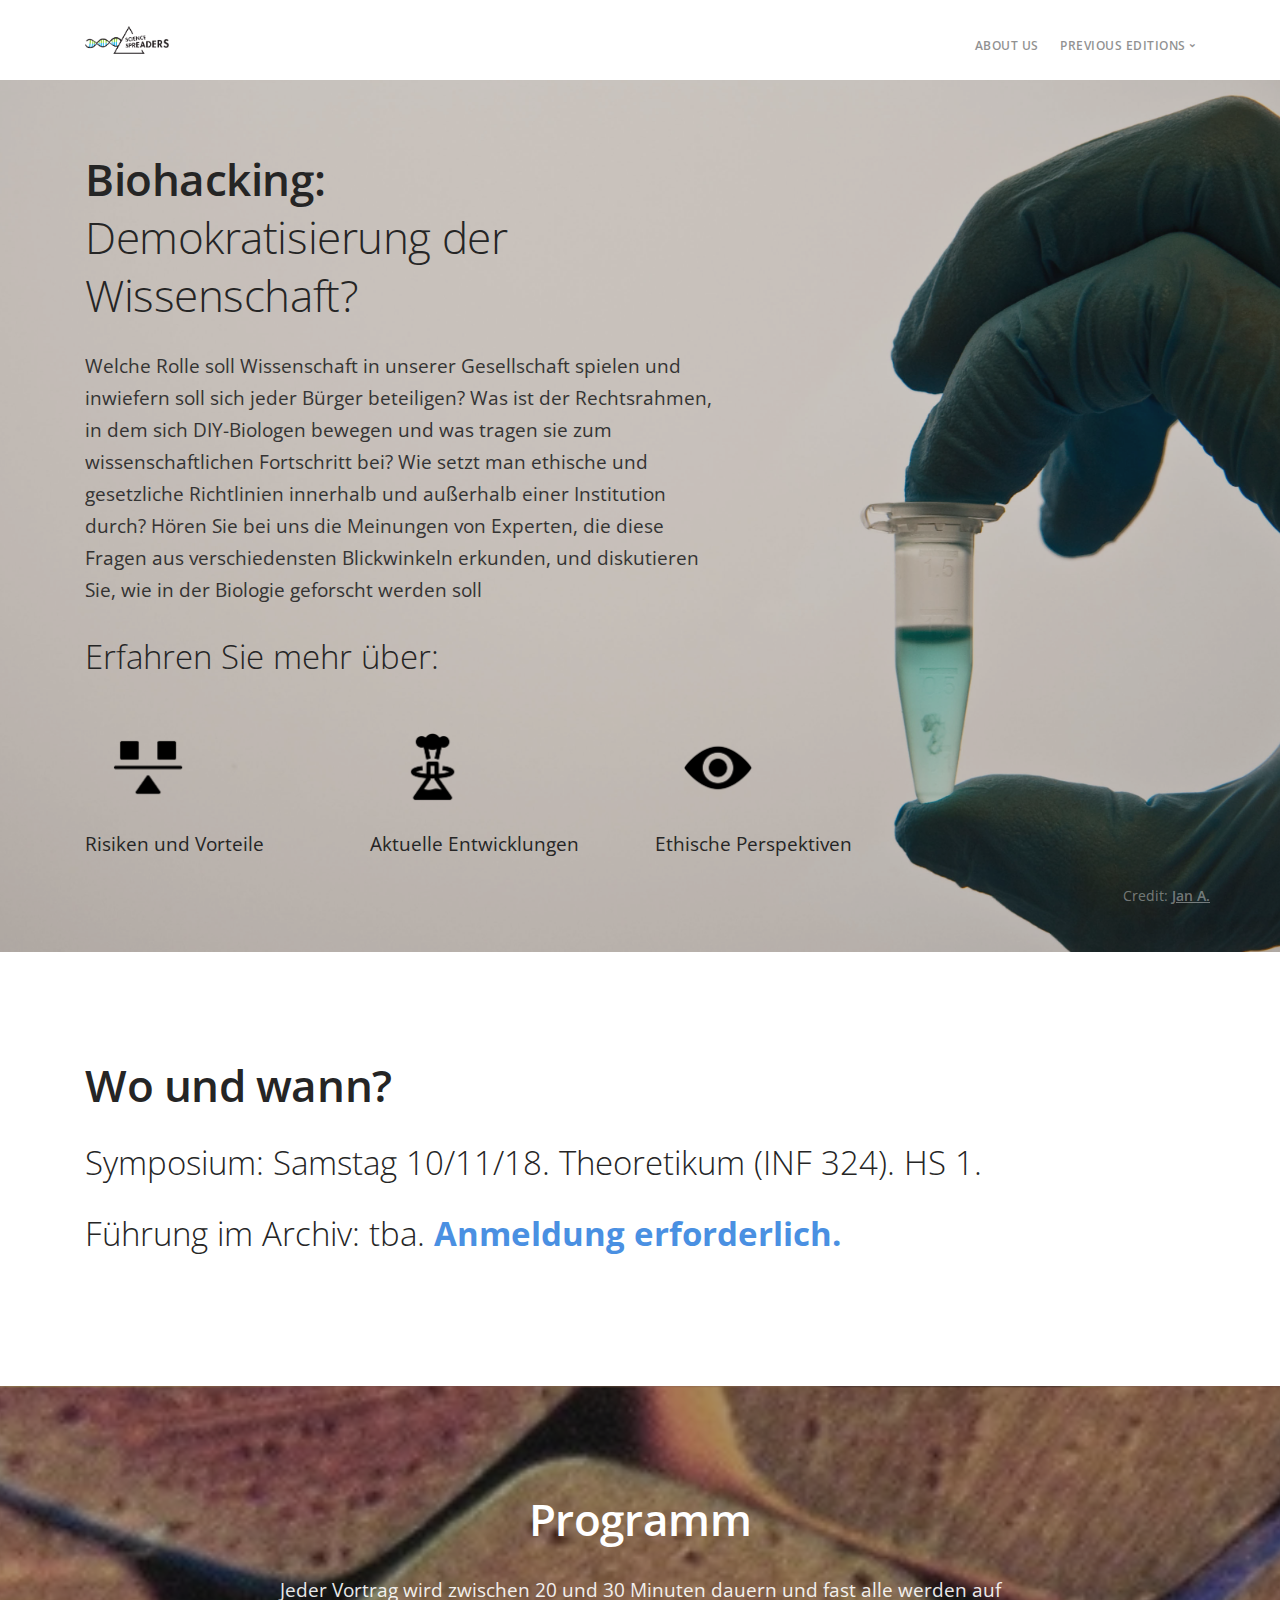
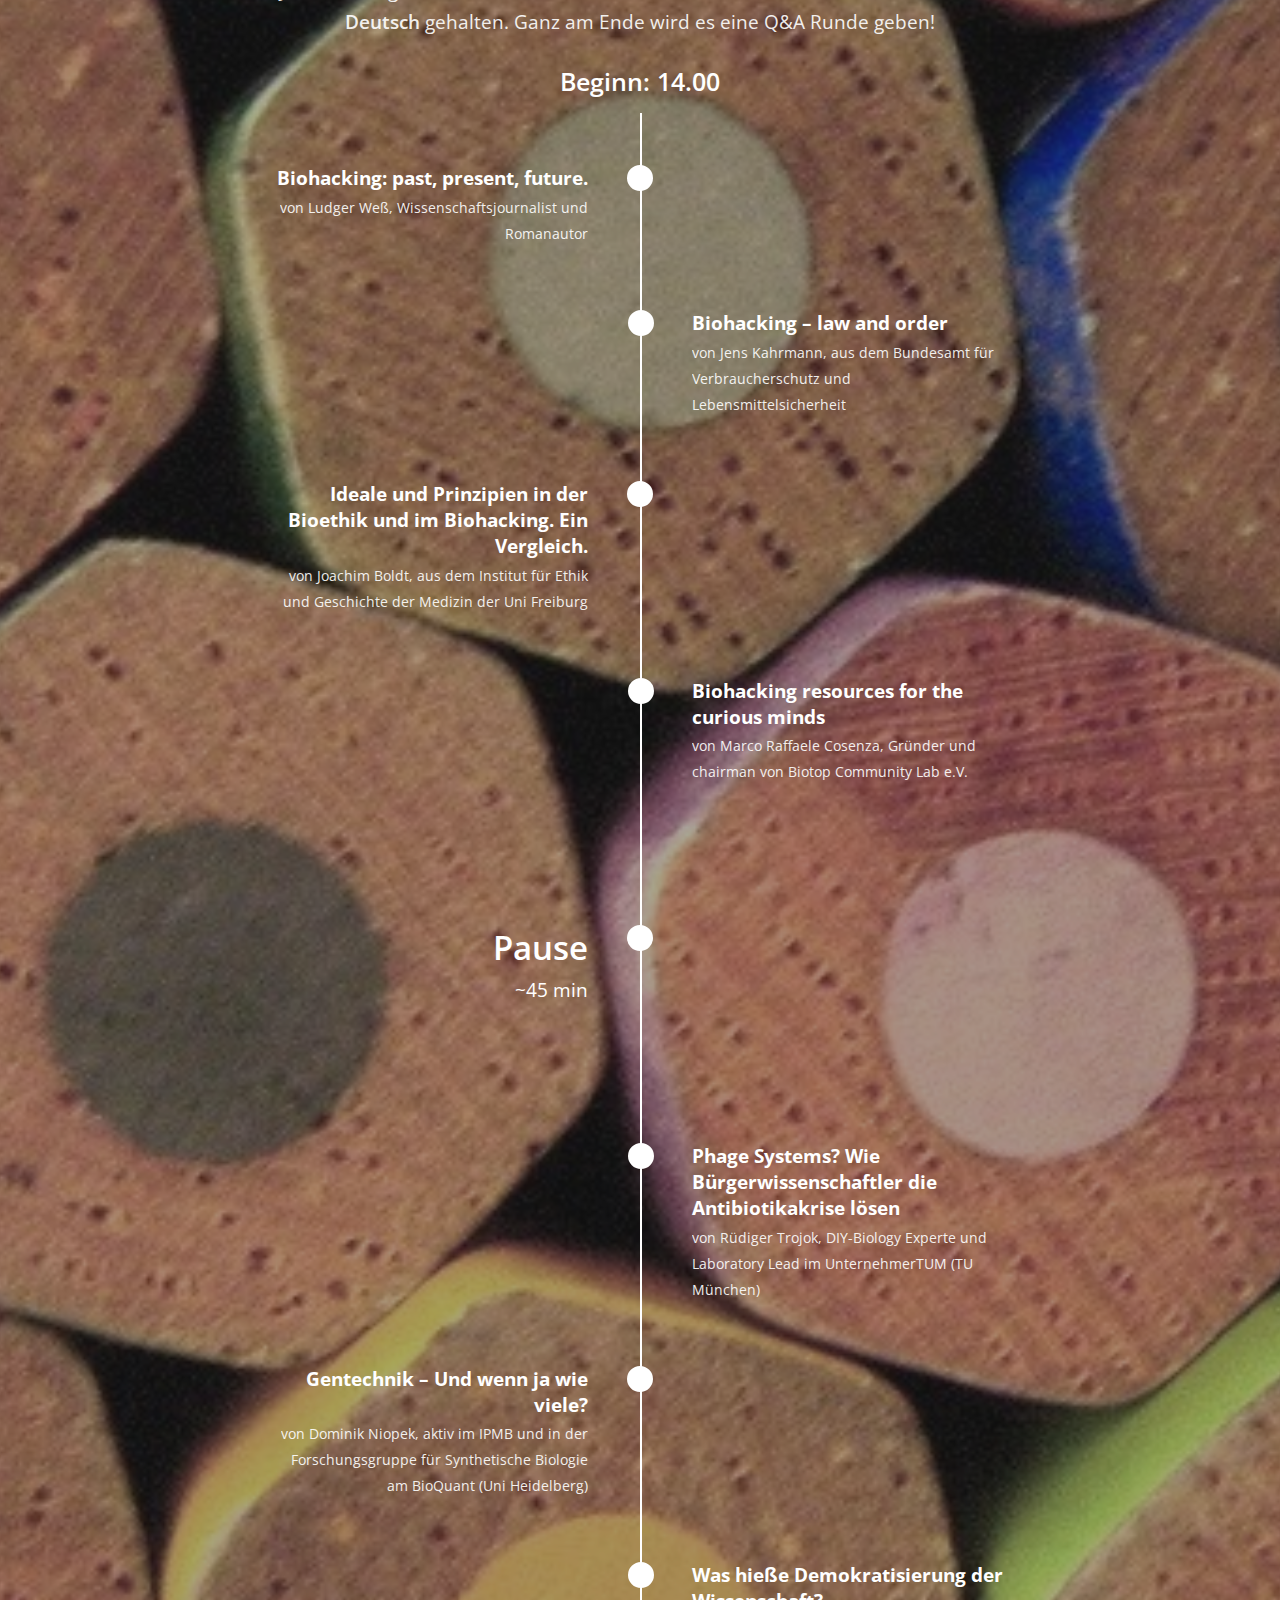
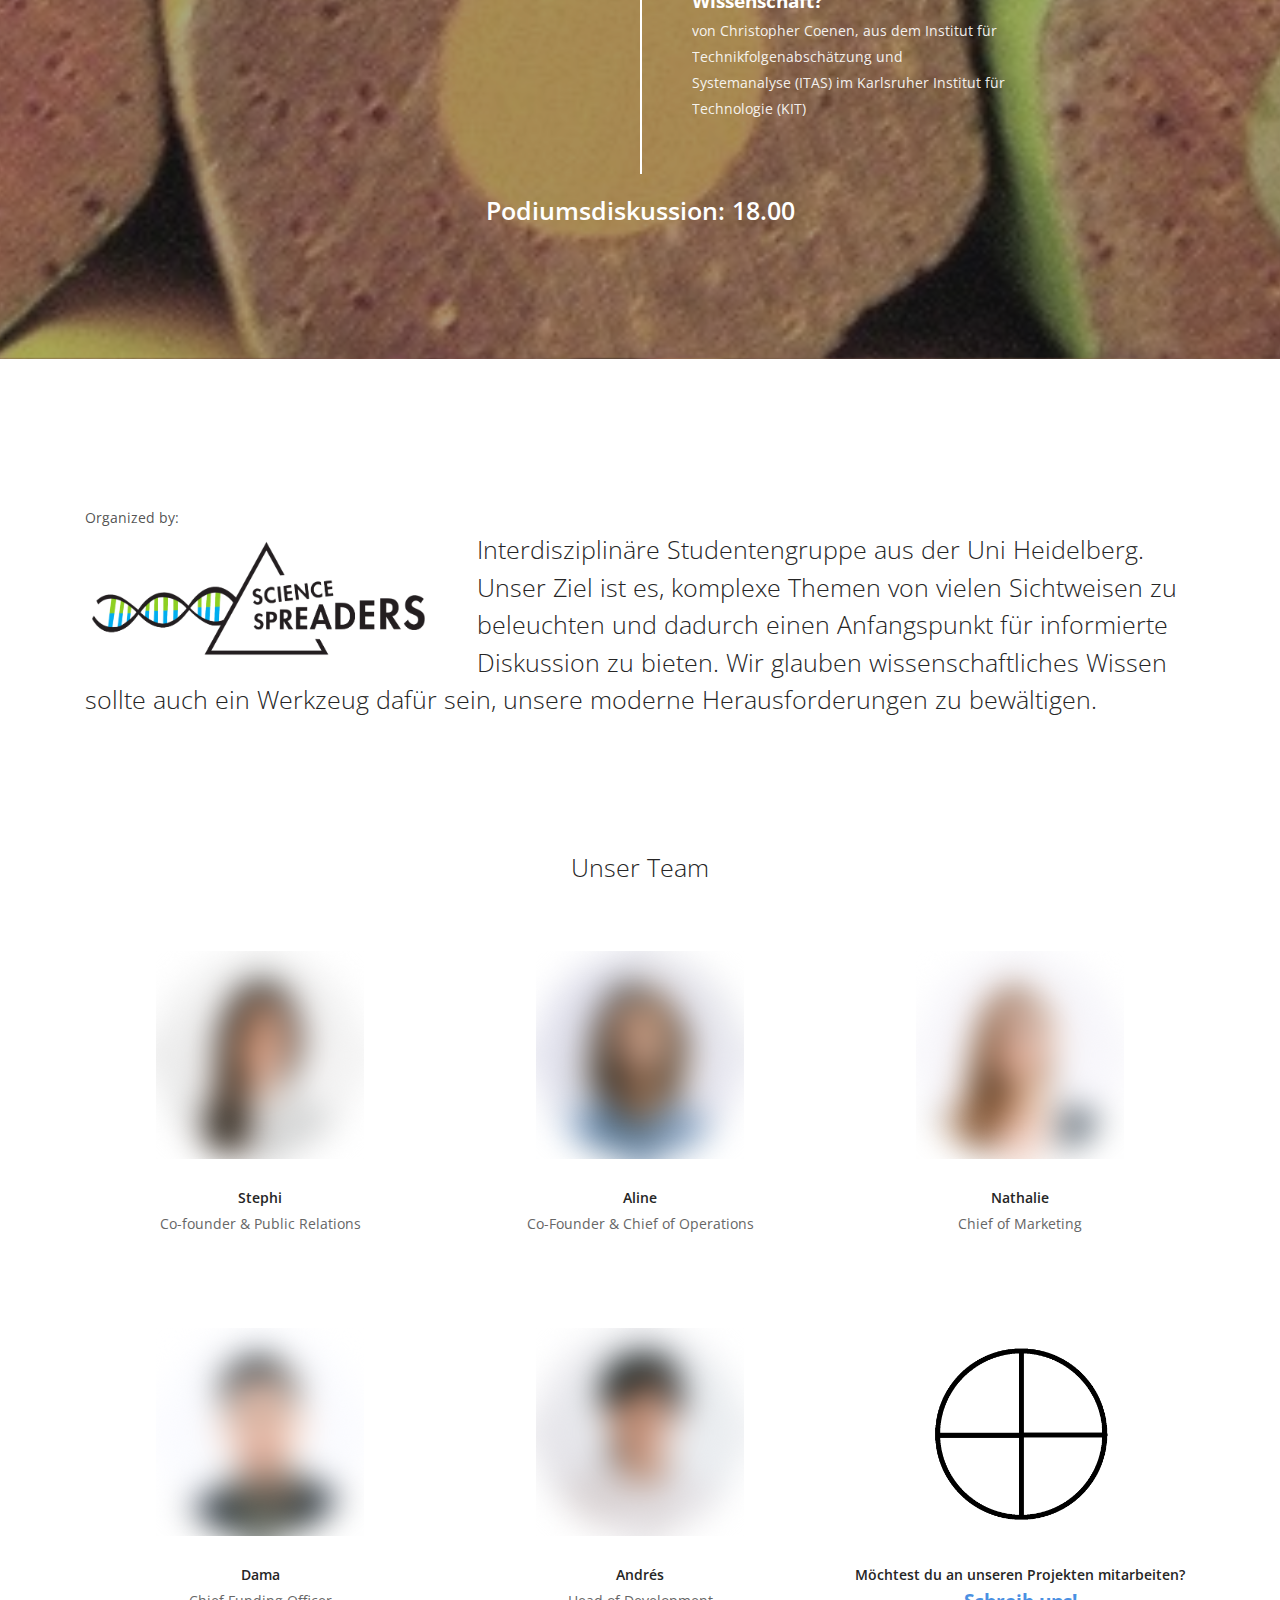
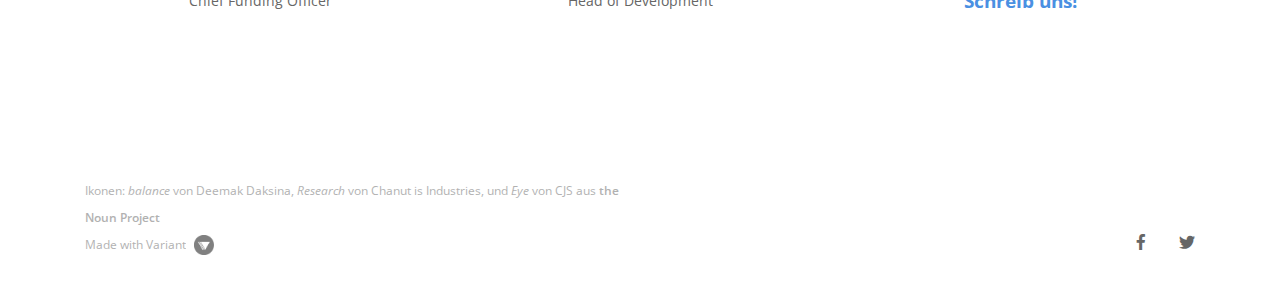
<file: index.html>
<!doctype html>
<html lang="en">
    <head>
        <meta charset="utf-8">
        <title></title>
        <meta name="viewport" content="width=device-width, initial-scale=1.0">
        <link href="css/stack-interface.css" rel="stylesheet" type="text/css" media="all">
        <link href="css/socicon.css" rel="stylesheet" type="text/css" media="all" />
        <link href="css/iconsmind.css" rel="stylesheet" type="text/css" media="all" />
        <link href="css/bootstrap.css" rel="stylesheet" type="text/css" media="all" />
        <link href="css/theme.css" rel="stylesheet" type="text/css" media="all" />
        <link href="css/custom.css" rel="stylesheet" type="text/css" media="all" />
        <link href="https://fonts.googleapis.com/css?family=Open+Sans:200,300,400,400i,500,600,700" rel="stylesheet">

    </head>
    <body data-smooth-scroll-offset="77">
        <div class="nav-container">
            <div class="via-1526315473032" via="via-1526315473032" vio="ScSp Nav">
                <div class="bar bar--sm visible-xs">
                    <div class="container">
                        <div class="row">
                            <div class="col-3 col-md-2">
                            </div>
                            <div class="col-9 col-md-10 text-right">
                                <a href="#" class="hamburger-toggle" data-toggle-class="#menu1;hidden-xs hidden-sm"> <i class="icon icon--sm stack-interface stack-menu"></i> </a>
                            </div>
                        </div>
                    </div>
                </div>
                <nav id="menu1" class="bar bar-1 hidden-xs">
                    <div class="container">
                        <div class="row">
                            <div class="col-lg-1 col-md-2 hidden-xs">
                                <div class="bar__module">
                                    <a class="blacktxt" href="index.html">
                                    <img class="loghead" src="img/logo_crop.png"></a>
                                </div>
                            </div>
                            <div class="col-lg-11 col-md-12 text-right text-left-xs text-left-sm">
                                <div class="bar__module">
                                    <ul class="menu-horizontal text-left">
                                        <li> <a href="index.html#about">About us</a> </li>
                                        <!-- <li> <a href="#">Speakers</a> </li> -->
                                        <li class="dropdown"> <span class="dropdown__trigger">Previous Editions</span>
                                            <div class="dropdown__container">
                                                <div class="container">
                                                    <div class="row">
                                                        <div class="dropdown__content col-lg-2">
                                                            <ul class="menu-vertical">
                                                                <li> <a href="crisprcas9.html">2017: CRISPR/Cas9</a> </li>
                                                            </ul>
                                                        </div>
                                                    </div>
                                                </div>
                                            </div>
                                        </li>
                                    </ul>
                                </div>
                                <!--
                                <div class="bar__module">
                                    <a class="btn btn--sm type--uppercase" href="#customise-template"> <span class="btn__text">
                                    Try Builder
                                </span> </a>
                                    <a class="btn btn--sm btn--primary type--uppercase" href="#purchase-template"> <span class="btn__text">
                                    Buy Now
                                </span> </a>
                                </div>
                                -->
                            </div>
                        </div>
                    </div>
                </nav>
            </div>
        </div>
        <div class="main-container">
            <section class="cover cover-features imagebg space--sm" data-overlay="2">
                <div class="background-image-holder"> <img alt="background" src="img/test-tube.jpg"> </div>
                <div class="container">
                    <div class="row", style="margin-bottom: 2em;">
                        <div class="col-md-9 col-lg-7">
                            <h1 style="color:#252525;"><b>Biohacking:</b><br>Demokratisierung der Wissenschaft?<br></h1>
                            <p class="lead" style="color:#252525;"> Welche Rolle soll Wissenschaft in unserer Gesellschaft spielen und inwiefern soll sich jeder Bürger beteiligen? Was ist der Rechtsrahmen, in dem sich DIY-Biologen bewegen und was tragen sie zum wissenschaftlichen Fortschritt bei? Wie setzt man ethische und gesetzliche Richtlinien innerhalb und außerhalb einer Institution durch? Hören Sie bei uns die Meinungen von Experten, die diese Fragen aus verschiedensten Blickwinkeln erkunden, und diskutieren Sie, wie in der Biologie geforscht werden soll</p>
                        </div>
                    </div>
                    <div>
                        <h2 style="color:#252525 ">Erfahren Sie mehr über:</h2>
                    </div>
                    <div class="row">
                        <div class="col-md-6 col-lg-3">
                            <div class="text-block">
                                <img class="myicon" src="img/balance.png">
                                <h4 class="blacktxt">Risiken und Vorteile</h4>
                                <!-- <p class="blacktxt"></p> -->
                            </div>
                        </div>
                        <div class="col-md-6 col-lg-3">
                            <div class="text-block">
                                <img class="myicon" src="img/research.png">
                                <h4 class="blacktxt">Aktuelle Entwicklungen</h4>
                                <!-- <p class="blacktxt"></p> -->
                            </div>
                        </div>
                        <div class="col-md-6 col-lg-3">
                            <div class="text-block">
                                <img class="myicon" src="img/eye.png">
                                <h4 class="blacktxt">Ethische Perspektiven</h4>
                                <!-- <p class="blacktxt"></p> -->
                            </div>
                        </div>
                    </div>
                    <div class="row", style="text-align: right; vertical-align: top; float: right;">
                        <span style="color: rgba(255,255,255,0.4); display: inline-block;">Credit: <a  style="color: rgba(255,255,255,0.4);" href="https://www.flickr.com/photos/kriechstrom/5432616061/in/[base64]"> Jan A. </a>
                    </span>
                    </div>
                </div>
            </section>
            <section>
                <div class="container">
                    <h1><b>Wo und wann? </b></h1>
                    <h2>Symposium: </b>Samstag 10/11/18. Theoretikum (INF 324). HS 1.</h2>
                    <h2>Führung im Archiv: tba. <a href="mailto:sciencespreadershd@gmail.com?subject=Biology%20in%20the%20Archive&amp;body=Name:%0D%0ALast%20name:%0D%0AHow%20many%20people%20are%20coming%20in%20my%20group?:%20__">Anmeldung erforderlich.</a></h2>
                </div>
            </section>
           <!--
            <section class="space--xs imagebg" data-gradient-bg="#4876BD,#5448BD,#8F48BD,#BD48B1">
                <div class="container">
                    <div class="cta cta--horizontal text-center-xs row">
                        <div class="col-md-4">
                            <h4>Let's get you started</h4>
                        </div>
                        <div class="col-md-5">
                            <p class="lead"> Start building beautiful pages in your browser </p>
                        </div>
                        <div class="col-md-3 text-right text-center-xs">
                            <a class="btn btn--primary type--uppercase" href="#"> <span class="btn__text">
                        Try Builder
                    </span> </a>
                        </div>
                    </div>
                </div>
            </section>
            -->
            <section class="text-center imagebg" data-overlay="4">
                <div class="background-image-holder"> <img alt="background" src="img/crayons_purple.jpg"> </div>
                <div class="container">
                    <div class="row">
                        <div class="col-md-10 col-lg-8">
                            <h1><b>Programm</b></h1>
                            <p class="lead"> Jeder Vortrag wird zwischen 20 und 30 Minuten dauern und fast alle werden auf <b>Deutsch</b> gehalten. Ganz am Ende wird es eine Q&A Runde geben!</p>
                        </div>
                    </div>
                </div>
                <div class="container">
                    <div class="row justify-content-center">
                        <div class="col-lg-8">
                            <h3 style="text-align: center; margin-top: 1em; margin-bottom: 0.5em;"><b>Beginn: 14.00</b></h3>
                            <div class="process-1">
                                <div class="process__item">
                                    <h4 class="process__subtitle">Biohacking: past, present, future.</h4>
                                    <p>von Ludger Weß, Wissenschaftsjournalist und Romanautor</p>
                                </div>
                                <div class="process__item">
                                    <h4 class="process__subtitle">Biohacking – law and order </h4>
                                    <p>von Jens Kahrmann, aus dem Bundesamt f&uuml;r Verbraucherschutz und Lebensmittelsicherheit</p>
                                </div>
                                <div class="process__item">
                                    <h4 class="process__subtitle">Ideale und Prinzipien in der Bioethik und im Biohacking. Ein Vergleich.</h4>
                                    <p>von Joachim Boldt, aus dem Institut f&uuml;r Ethik und Geschichte der Medizin der Uni Freiburg</p> 
                                </div>
                                <div class="process__item" style="margin-bottom: 10em;">
                                    <h4 class="process__subtitle">Biohacking resources for the curious minds</h4>
                                    <p>von Marco Raffaele Cosenza, Gr&uuml;nder und chairman von Biotop Community Lab e.V.</p>
                                </div>
                                <div class="process__item", style="margin-bottom: 10em;">
                                    <h2 class="process__subtitle"><b>Pause</b></h2>
                                    <h4>~45 min</h4>
                                </div>
                                <div class="process__item">
                                    <h4 class="process__subtitle">Phage Systems? Wie Bürgerwissenschaftler die Antibiotikakrise lösen</h4>
                                    <p>von R&uuml;diger Trojok, DIY-Biology Experte und Laboratory Lead im UnternehmerTUM (TU M&uuml;nchen)</p>
                                </div>
                                <div class="process__item">
                                    <h4 class="process__subtitle">Gentechnik – Und wenn ja wie viele?</h4>
                                    <p>von Dominik Niopek, aktiv im IPMB und in der Forschungsgruppe f&uuml;r Synthetische Biologie am BioQuant (Uni Heidelberg)</p>
                                </div>
                                <div class="process__item">
                                    <h4 class="process__subtitle">Was hieße Demokratisierung der Wissenschaft?</h4>
                                    <p>von Christopher Coenen, aus dem Institut f&uuml;r Technikfolgenabsch&auml;tzung und Systemanalyse (ITAS) im Karlsruher Institut für Technologie (KIT)</p>
                                </div>
                            </div>
                                <h3 style="text-align: center; margin-top: 0.7em;""><b>Podiumsdiskussion: 18.00</b></h3>
                        </div>
                    </div>
                </div>
            </section>
            <section>
                <div class="container">
                    <a name = "about"></a>
                    <div style="margin-top: 3em; color: rgba(37, 37, 37, 0.8)"">Organized by: <br />
                        <img src="img/logo.png" class="side_img", style="float: left;"> <h3 style="color: #252525;">Interdisziplin&auml;re Studentengruppe aus der Uni Heidelberg. Unser Ziel ist es, komplexe Themen von vielen Sichtweisen zu beleuchten und dadurch einen Anfangspunkt für informierte Diskussion zu bieten. Wir glauben wissenschaftliches Wissen sollte auch ein Werkzeug dafür sein, unsere moderne Herausforderungen zu bewältigen. </h3>
                    </div>
                </div>
            </section>
            <section class="text-center">
                <div class="container">
                	<h3>Unser Team</h3>
                    <div class="row">
                        <div class="col-md-4">
                            <div class="feature feature-8"> <img alt="Image" src="img/avatar-round-1.png">
                                <h5>Stephi</h5> <span>Co-founder &amp; Public Relations</span> </div>
                        </div>
                        <div class="col-md-4">
                            <div class="feature feature-8"> <img alt="Image" src="img/avatar-round-3.png">
                                <h5>Aline</h5> <span>Co-Founder &amp; Chief of Operations</span> </div>
                        </div>
                        <div class="col-md-4">
                            <div class="feature feature-8"> <img alt="Image" src="img/avatar-round-2.png">
                                <h5>Nathalie</h5> <span>Chief of Marketing</span> </div>
                        </div>
                        <div class="col-md-4">
                            <div class="feature feature-8"> <img alt="Image" src="img/avatar-round-4.png">
                                <h5>Dama</h5> <span>Chief Funding Officer</span> </div>
                        </div>
                        <div class="col-md-4">
                            <div class="feature feature-8"> <img alt="Image" src="img/avatar-round-5.png">
                                <h5>Andrés</h5> <span>Head of Development</span> </div>
                        </div>
                        <div class="col-md-4">
                            <div class="feature feature-8"> <img alt="Image" src="img/plus.png">
                                <h5>Möchtest du an unseren Projekten mitarbeiten?
                                </h5> <h4><a href="mailto:sciencespreadershd@gmail.com">Schreib uns!</a> </h4>
                            </div>
                        </div>
                    </div>
                </div>
            </section>
            <footer class="footer-7 text-center-xs">
                <div class="container">
                    <div class="row">
                        <div class="col-sm-6">
                            <span class="type--fine-print">Ikonen: <i>balance</i> von Deemak Daksina, <i>Research</i> von Chanut is Industries, und <i>Eye</i> von CJS aus <b>the Noun Project</b></span>
                        </div>
                    </div>
                    <div class="row">
                        <div class="col-sm-6"> <span class="type--fine-print">Made with Variant</span> <img class="mysocicon" src="img/logo-variant-small.png"> </div>
                        <div class="col-sm-6 text-right text-center-xs">
                            <ul class="social-list list-inline">
                                <li><a href="https://www.facebook.com/ScienceSpreadersHD/"><i class="socicon socicon-facebook icon icon--xs"></i></a></li>
                                <li><a href="https://twitter.com/ScienceSpreadHD"><i class="socicon socicon-twitter icon icon--xs"></i></a></li>
                                <!---
                                <li><a href="#"><i class="socicon socicon-instagram icon icon--xs"></i></a></li>
                                <li><a href="#"><i class="socicon socicon-google icon icon--xs"></i></a></li>
                                -->
                            </ul>
                        </div>
                    </div>
                </div>
            </footer>
        </div>
        <script src="js/jquery-3.1.1.min.js"></script>
        <script src="js/parallax.js"></script>
        <script src="js/granim.min.js"></script>
        <script src="js/smooth-scroll.min.js"></script>
        <script src="js/scripts.js"></script>

    </body>

</html>
</file>
<file: css/stack-interface.css>
@font-face {
  font-family: 'stack-interface';
  src: url('../fonts/stack-interface.eot?33839631');
  src: url('../fonts/stack-interface.eot?33839631#iefix') format('embedded-opentype'),
       url('../fonts/stack-interface.woff2?33839631') format('woff2'),
       url('../fonts/stack-interface.woff?33839631') format('woff'),
       url('../fonts/stack-interface.ttf?33839631') format('truetype'),
       url('../fonts/stack-interface.svg?33839631#stack-interface') format('svg');
  font-weight: normal;
  font-style: normal;
}
/* Chrome hack: SVG is rendered more smooth in Windozze. 100% magic, uncomment if you need it. */
/* Note, that will break hinting! In other OS-es font will be not as sharp as it could be */
/*
@media screen and (-webkit-min-device-pixel-ratio:0) {
  @font-face {
    font-family: 'stack-interface';
    src: url('../font/stack-interface.svg?34857618#stack-interface') format('svg');
  }
}
*/
 
 [class^="stack-"]:before, [class*=" stack-"]:before {
  font-family: "stack-interface";
  font-style: normal;
  font-weight: normal;
  speak: none;
 
  display: inline-block;
  text-decoration: inherit;
  width: 1em;
  margin-right: .2em;
  text-align: center;
  /* opacity: .8; */
 
  /* For safety - reset parent styles, that can break glyph codes*/
  font-variant: normal;
  text-transform: none;
 
  /* fix buttons height, for twitter bootstrap */
  line-height: 1em;
 
  /* Animation center compensation - margins should be symmetric */
  /* remove if not needed */
  margin-left: .2em;
 
  /* you can be more comfortable with increased icons size */
  /* font-size: 120%; */
 
  /* Font smoothing. That was taken from TWBS */
  -webkit-font-smoothing: antialiased;
  -moz-osx-font-smoothing: grayscale;
 
  /* Uncomment for 3D effect */
  /* text-shadow: 1px 1px 1px rgba(127, 127, 127, 0.3); */
}
 
.stack-down-open-big:before { content: '\e800'; } /* '' */
.stack-left-open-big:before { content: '\e801'; } /* '' */
.stack-right-open-big:before { content: '\e802'; } /* '' */
.stack-up-open-big:before { content: '\e803'; } /* '' */
.stack-basket:before { content: '\e804'; } /* '' */
.stack-search:before { content: '\e805'; } /* '' */
.stack-down-dir:before { content: '\e806'; } /* '' */
.stack-left-dir:before { content: '\e807'; } /* '' */
.stack-right-dir:before { content: '\e808'; } /* '' */
.stack-up-dir:before { content: '\e809'; } /* '' */
.stack-down-open:before { content: '\e80a'; } /* '' */
.stack-left-open:before { content: '\e80b'; } /* '' */
.stack-right-open:before { content: '\e80c'; } /* '' */
.stack-up-open:before { content: '\e80d'; } /* '' */
.stack-menu:before { content: '\e80e'; } /* '' */
.stack-users:before { content: '\e80f'; } /* '' */
.stack-publish:before { content: '\e810'; } /* '' */
.stack-trash:before { content: '\e811'; } /* '' */
.stack-bell:before { content: '\e812'; } /* '' */
.stack-cog:before { content: '\e813'; } /* '' */
.stack-plus-circled:before { content: '\e814'; } /* '' */
.stack-dot-3:before { content: '\e815'; } /* '' */
</file>
<file: css/socicon.css>
@font-face {
  font-family: 'Socicon';
  src:  url('../fonts/socicon.eot?a93r5t');
  src:  url('../fonts/socicon.eot?a93r5t#iefix') format('embedded-opentype'),
    url('../fonts/socicon.ttf?a93r5t') format('truetype'),
    url('../fonts/socicon.woff?a93r5t') format('woff'),
    url('../fonts/socicon.svg?a93r5t#Socicon') format('svg');
  font-weight: normal;
  font-style: normal;
}

[class^="socicon-"], [class*=" socicon-"] {
  /* use !important to prevent issues with browser extensions that change fonts */
  font-family: 'Socicon' !important;
  speak: none;
  font-style: normal;
  font-weight: normal;
  font-variant: normal;
  text-transform: none;
  line-height: 1;

  /* Better Font Rendering =========== */
  -webkit-font-smoothing: antialiased;
  -moz-osx-font-smoothing: grayscale;
}

.socicon-gamewisp:before {
  content: "\e905";
}
.socicon-bloglovin:before {
  content: "\e904";
}
.socicon-tunein:before {
  content: "\e903";
}
.socicon-gamejolt:before {
  content: "\e901";
}
.socicon-trello:before {
  content: "\e902";
}
.socicon-spreadshirt:before {
  content: "\e900";
}
.socicon-500px:before {
  content: "\e000";
}
.socicon-8tracks:before {
  content: "\e001";
}
.socicon-airbnb:before {
  content: "\e002";
}
.socicon-alliance:before {
  content: "\e003";
}
.socicon-amazon:before {
  content: "\e004";
}
.socicon-amplement:before {
  content: "\e005";
}
.socicon-android:before {
  content: "\e006";
}
.socicon-angellist:before {
  content: "\e007";
}
.socicon-apple:before {
  content: "\e008";
}
.socicon-appnet:before {
  content: "\e009";
}
.socicon-baidu:before {
  content: "\e00a";
}
.socicon-bandcamp:before {
  content: "\e00b";
}
.socicon-battlenet:before {
  content: "\e00c";
}
.socicon-beam:before {
  content: "\e00d";
}
.socicon-bebee:before {
  content: "\e00e";
}
.socicon-bebo:before {
  content: "\e00f";
}
.socicon-behance:before {
  content: "\e010";
}
.socicon-blizzard:before {
  content: "\e011";
}
.socicon-blogger:before {
  content: "\e012";
}
.socicon-buffer:before {
  content: "\e013";
}
.socicon-chrome:before {
  content: "\e014";
}
.socicon-coderwall:before {
  content: "\e015";
}
.socicon-curse:before {
  content: "\e016";
}
.socicon-dailymotion:before {
  content: "\e017";
}
.socicon-deezer:before {
  content: "\e018";
}
.socicon-delicious:before {
  content: "\e019";
}
.socicon-deviantart:before {
  content: "\e01a";
}
.socicon-diablo:before {
  content: "\e01b";
}
.socicon-digg:before {
  content: "\e01c";
}
.socicon-discord:before {
  content: "\e01d";
}
.socicon-disqus:before {
  content: "\e01e";
}
.socicon-douban:before {
  content: "\e01f";
}
.socicon-draugiem:before {
  content: "\e020";
}
.socicon-dribbble:before {
  content: "\e021";
}
.socicon-drupal:before {
  content: "\e022";
}
.socicon-ebay:before {
  content: "\e023";
}
.socicon-ello:before {
  content: "\e024";
}
.socicon-endomodo:before {
  content: "\e025";
}
.socicon-envato:before {
  content: "\e026";
}
.socicon-etsy:before {
  content: "\e027";
}
.socicon-facebook:before {
  content: "\e028";
}
.socicon-feedburner:before {
  content: "\e029";
}
.socicon-filmweb:before {
  content: "\e02a";
}
.socicon-firefox:before {
  content: "\e02b";
}
.socicon-flattr:before {
  content: "\e02c";
}
.socicon-flickr:before {
  content: "\e02d";
}
.socicon-formulr:before {
  content: "\e02e";
}
.socicon-forrst:before {
  content: "\e02f";
}
.socicon-foursquare:before {
  content: "\e030";
}
.socicon-friendfeed:before {
  content: "\e031";
}
.socicon-github:before {
  content: "\e032";
}
.socicon-goodreads:before {
  content: "\e033";
}
.socicon-google:before {
  content: "\e034";
}
.socicon-googlescholar:before {
  content: "\e035";
}
.socicon-googlegroups:before {
  content: "\e036";
}
.socicon-googlephotos:before {
  content: "\e037";
}
.socicon-googleplus:before {
  content: "\e038";
}
.socicon-grooveshark:before {
  content: "\e039";
}
.socicon-hackerrank:before {
  content: "\e03a";
}
.socicon-hearthstone:before {
  content: "\e03b";
}
.socicon-hellocoton:before {
  content: "\e03c";
}
.socicon-heroes:before {
  content: "\e03d";
}
.socicon-hitbox:before {
  content: "\e03e";
}
.socicon-horde:before {
  content: "\e03f";
}
.socicon-houzz:before {
  content: "\e040";
}
.socicon-icq:before {
  content: "\e041";
}
.socicon-identica:before {
  content: "\e042";
}
.socicon-imdb:before {
  content: "\e043";
}
.socicon-instagram:before {
  content: "\e044";
}
.socicon-issuu:before {
  content: "\e045";
}
.socicon-istock:before {
  content: "\e046";
}
.socicon-itunes:before {
  content: "\e047";
}
.socicon-keybase:before {
  content: "\e048";
}
.socicon-lanyrd:before {
  content: "\e049";
}
.socicon-lastfm:before {
  content: "\e04a";
}
.socicon-line:before {
  content: "\e04b";
}
.socicon-linkedin:before {
  content: "\e04c";
}
.socicon-livejournal:before {
  content: "\e04d";
}
.socicon-lyft:before {
  content: "\e04e";
}
.socicon-macos:before {
  content: "\e04f";
}
.socicon-mail:before {
  content: "\e050";
}
.socicon-medium:before {
  content: "\e051";
}
.socicon-meetup:before {
  content: "\e052";
}
.socicon-mixcloud:before {
  content: "\e053";
}
.socicon-modelmayhem:before {
  content: "\e054";
}
.socicon-mumble:before {
  content: "\e055";
}
.socicon-myspace:before {
  content: "\e056";
}
.socicon-newsvine:before {
  content: "\e057";
}
.socicon-nintendo:before {
  content: "\e058";
}
.socicon-npm:before {
  content: "\e059";
}
.socicon-odnoklassniki:before {
  content: "\e05a";
}
.socicon-openid:before {
  content: "\e05b";
}
.socicon-opera:before {
  content: "\e05c";
}
.socicon-outlook:before {
  content: "\e05d";
}
.socicon-overwatch:before {
  content: "\e05e";
}
.socicon-patreon:before {
  content: "\e05f";
}
.socicon-paypal:before {
  content: "\e060";
}
.socicon-periscope:before {
  content: "\e061";
}
.socicon-persona:before {
  content: "\e062";
}
.socicon-pinterest:before {
  content: "\e063";
}
.socicon-play:before {
  content: "\e064";
}
.socicon-player:before {
  content: "\e065";
}
.socicon-playstation:before {
  content: "\e066";
}
.socicon-pocket:before {
  content: "\e067";
}
.socicon-qq:before {
  content: "\e068";
}
.socicon-quora:before {
  content: "\e069";
}
.socicon-raidcall:before {
  content: "\e06a";
}
.socicon-ravelry:before {
  content: "\e06b";
}
.socicon-reddit:before {
  content: "\e06c";
}
.socicon-renren:before {
  content: "\e06d";
}
.socicon-researchgate:before {
  content: "\e06e";
}
.socicon-residentadvisor:before {
  content: "\e06f";
}
.socicon-reverbnation:before {
  content: "\e070";
}
.socicon-rss:before {
  content: "\e071";
}
.socicon-sharethis:before {
  content: "\e072";
}
.socicon-skype:before {
  content: "\e073";
}
.socicon-slideshare:before {
  content: "\e074";
}
.socicon-smugmug:before {
  content: "\e075";
}
.socicon-snapchat:before {
  content: "\e076";
}
.socicon-songkick:before {
  content: "\e077";
}
.socicon-soundcloud:before {
  content: "\e078";
}
.socicon-spotify:before {
  content: "\e079";
}
.socicon-stackexchange:before {
  content: "\e07a";
}
.socicon-stackoverflow:before {
  content: "\e07b";
}
.socicon-starcraft:before {
  content: "\e07c";
}
.socicon-stayfriends:before {
  content: "\e07d";
}
.socicon-steam:before {
  content: "\e07e";
}
.socicon-storehouse:before {
  content: "\e07f";
}
.socicon-strava:before {
  content: "\e080";
}
.socicon-streamjar:before {
  content: "\e081";
}
.socicon-stumbleupon:before {
  content: "\e082";
}
.socicon-swarm:before {
  content: "\e083";
}
.socicon-teamspeak:before {
  content: "\e084";
}
.socicon-teamviewer:before {
  content: "\e085";
}
.socicon-technorati:before {
  content: "\e086";
}
.socicon-telegram:before {
  content: "\e087";
}
.socicon-tripadvisor:before {
  content: "\e088";
}
.socicon-tripit:before {
  content: "\e089";
}
.socicon-triplej:before {
  content: "\e08a";
}
.socicon-tumblr:before {
  content: "\e08b";
}
.socicon-twitch:before {
  content: "\e08c";
}
.socicon-twitter:before {
  content: "\e08d";
}
.socicon-uber:before {
  content: "\e08e";
}
.socicon-ventrilo:before {
  content: "\e08f";
}
.socicon-viadeo:before {
  content: "\e090";
}
.socicon-viber:before {
  content: "\e091";
}
.socicon-viewbug:before {
  content: "\e092";
}
.socicon-vimeo:before {
  content: "\e093";
}
.socicon-vine:before {
  content: "\e094";
}
.socicon-vkontakte:before {
  content: "\e095";
}
.socicon-warcraft:before {
  content: "\e096";
}
.socicon-wechat:before {
  content: "\e097";
}
.socicon-weibo:before {
  content: "\e098";
}
.socicon-whatsapp:before {
  content: "\e099";
}
.socicon-wikipedia:before {
  content: "\e09a";
}
.socicon-windows:before {
  content: "\e09b";
}
.socicon-wordpress:before {
  content: "\e09c";
}
.socicon-wykop:before {
  content: "\e09d";
}
.socicon-xbox:before {
  content: "\e09e";
}
.socicon-xing:before {
  content: "\e09f";
}
.socicon-yahoo:before {
  content: "\e0a0";
}
.socicon-yammer:before {
  content: "\e0a1";
}
.socicon-yandex:before {
  content: "\e0a2";
}
.socicon-yelp:before {
  content: "\e0a3";
}
.socicon-younow:before {
  content: "\e0a4";
}
.socicon-youtube:before {
  content: "\e0a5";
}
.socicon-zapier:before {
  content: "\e0a6";
}
.socicon-zerply:before {
  content: "\e0a7";
}
.socicon-zomato:before {
  content: "\e0a8";
}
.socicon-zynga:before {
  content: "\e0a9";
}
</file>
<file: css/iconsmind.css>
@font-face {
	font-family: 'iconsmind';
	src:url('../fonts/iconsmind.eot?#iefix-rdmvgc') format('embedded-opentype');
	src:url('../fonts/iconsmind.woff') format('woff'),
		url('../fonts/iconsmind.ttf') format('truetype');
	font-weight: normal;
	font-style: normal;
}

[class^="icon-"], [class*=" icon-"] {
	font-family: 'iconsmind';
	speak: none;
	font-style: normal;
	font-weight: normal;
	font-variant: normal;
	text-transform: none;
	line-height: 1;
	/* Better Font Rendering =========== */
	-webkit-font-smoothing: antialiased;
	-moz-osx-font-smoothing: grayscale;
}

.icon-A-Z:before {
	content: "\e600";
}
.icon-Aa:before {
	content: "\e601";
}
.icon-Add-Bag:before {
	content: "\e602";
}
.icon-Add-Basket:before {
	content: "\e603";
}
.icon-Add-Cart:before {
	content: "\e604";
}
.icon-Add-File:before {
	content: "\e605";
}
.icon-Add-SpaceAfterParagraph:before {
	content: "\e606";
}
.icon-Add-SpaceBeforeParagraph:before {
	content: "\e607";
}
.icon-Add-User:before {
	content: "\e608";
}
.icon-Add-UserStar:before {
	content: "\e609";
}
.icon-Add-Window:before {
	content: "\e60a";
}
.icon-Add:before {
	content: "\e60b";
}
.icon-Address-Book:before {
	content: "\e60c";
}
.icon-Address-Book2:before {
	content: "\e60d";
}
.icon-Administrator:before {
	content: "\e60e";
}
.icon-Aerobics-2:before {
	content: "\e60f";
}
.icon-Aerobics-3:before {
	content: "\e610";
}
.icon-Aerobics:before {
	content: "\e611";
}
.icon-Affiliate:before {
	content: "\e612";
}
.icon-Aim:before {
	content: "\e613";
}
.icon-Air-Balloon:before {
	content: "\e614";
}
.icon-Airbrush:before {
	content: "\e615";
}
.icon-Airship:before {
	content: "\e616";
}
.icon-Alarm-Clock:before {
	content: "\e617";
}
.icon-Alarm-Clock2:before {
	content: "\e618";
}
.icon-Alarm:before {
	content: "\e619";
}
.icon-Alien-2:before {
	content: "\e61a";
}
.icon-Alien:before {
	content: "\e61b";
}
.icon-Aligator:before {
	content: "\e61c";
}
.icon-Align-Center:before {
	content: "\e61d";
}
.icon-Align-JustifyAll:before {
	content: "\e61e";
}
.icon-Align-JustifyCenter:before {
	content: "\e61f";
}
.icon-Align-JustifyLeft:before {
	content: "\e620";
}
.icon-Align-JustifyRight:before {
	content: "\e621";
}
.icon-Align-Left:before {
	content: "\e622";
}
.icon-Align-Right:before {
	content: "\e623";
}
.icon-Alpha:before {
	content: "\e624";
}
.icon-Ambulance:before {
	content: "\e625";
}
.icon-AMX:before {
	content: "\e626";
}
.icon-Anchor-2:before {
	content: "\e627";
}
.icon-Anchor:before {
	content: "\e628";
}
.icon-Android-Store:before {
	content: "\e629";
}
.icon-Android:before {
	content: "\e62a";
}
.icon-Angel-Smiley:before {
	content: "\e62b";
}
.icon-Angel:before {
	content: "\e62c";
}
.icon-Angry:before {
	content: "\e62d";
}
.icon-Apple-Bite:before {
	content: "\e62e";
}
.icon-Apple-Store:before {
	content: "\e62f";
}
.icon-Apple:before {
	content: "\e630";
}
.icon-Approved-Window:before {
	content: "\e631";
}
.icon-Aquarius-2:before {
	content: "\e632";
}
.icon-Aquarius:before {
	content: "\e633";
}
.icon-Archery-2:before {
	content: "\e634";
}
.icon-Archery:before {
	content: "\e635";
}
.icon-Argentina:before {
	content: "\e636";
}
.icon-Aries-2:before {
	content: "\e637";
}
.icon-Aries:before {
	content: "\e638";
}
.icon-Army-Key:before {
	content: "\e639";
}
.icon-Arrow-Around:before {
	content: "\e63a";
}
.icon-Arrow-Back3:before {
	content: "\e63b";
}
.icon-Arrow-Back:before {
	content: "\e63c";
}
.icon-Arrow-Back2:before {
	content: "\e63d";
}
.icon-Arrow-Barrier:before {
	content: "\e63e";
}
.icon-Arrow-Circle:before {
	content: "\e63f";
}
.icon-Arrow-Cross:before {
	content: "\e640";
}
.icon-Arrow-Down:before {
	content: "\e641";
}
.icon-Arrow-Down2:before {
	content: "\e642";
}
.icon-Arrow-Down3:before {
	content: "\e643";
}
.icon-Arrow-DowninCircle:before {
	content: "\e644";
}
.icon-Arrow-Fork:before {
	content: "\e645";
}
.icon-Arrow-Forward:before {
	content: "\e646";
}
.icon-Arrow-Forward2:before {
	content: "\e647";
}
.icon-Arrow-From:before {
	content: "\e648";
}
.icon-Arrow-Inside:before {
	content: "\e649";
}
.icon-Arrow-Inside45:before {
	content: "\e64a";
}
.icon-Arrow-InsideGap:before {
	content: "\e64b";
}
.icon-Arrow-InsideGap45:before {
	content: "\e64c";
}
.icon-Arrow-Into:before {
	content: "\e64d";
}
.icon-Arrow-Join:before {
	content: "\e64e";
}
.icon-Arrow-Junction:before {
	content: "\e64f";
}
.icon-Arrow-Left:before {
	content: "\e650";
}
.icon-Arrow-Left2:before {
	content: "\e651";
}
.icon-Arrow-LeftinCircle:before {
	content: "\e652";
}
.icon-Arrow-Loop:before {
	content: "\e653";
}
.icon-Arrow-Merge:before {
	content: "\e654";
}
.icon-Arrow-Mix:before {
	content: "\e655";
}
.icon-Arrow-Next:before {
	content: "\e656";
}
.icon-Arrow-OutLeft:before {
	content: "\e657";
}
.icon-Arrow-OutRight:before {
	content: "\e658";
}
.icon-Arrow-Outside:before {
	content: "\e659";
}
.icon-Arrow-Outside45:before {
	content: "\e65a";
}
.icon-Arrow-OutsideGap:before {
	content: "\e65b";
}
.icon-Arrow-OutsideGap45:before {
	content: "\e65c";
}
.icon-Arrow-Over:before {
	content: "\e65d";
}
.icon-Arrow-Refresh:before {
	content: "\e65e";
}
.icon-Arrow-Refresh2:before {
	content: "\e65f";
}
.icon-Arrow-Right:before {
	content: "\e660";
}
.icon-Arrow-Right2:before {
	content: "\e661";
}
.icon-Arrow-RightinCircle:before {
	content: "\e662";
}
.icon-Arrow-Shuffle:before {
	content: "\e663";
}
.icon-Arrow-Squiggly:before {
	content: "\e664";
}
.icon-Arrow-Through:before {
	content: "\e665";
}
.icon-Arrow-To:before {
	content: "\e666";
}
.icon-Arrow-TurnLeft:before {
	content: "\e667";
}
.icon-Arrow-TurnRight:before {
	content: "\e668";
}
.icon-Arrow-Up:before {
	content: "\e669";
}
.icon-Arrow-Up2:before {
	content: "\e66a";
}
.icon-Arrow-Up3:before {
	content: "\e66b";
}
.icon-Arrow-UpinCircle:before {
	content: "\e66c";
}
.icon-Arrow-XLeft:before {
	content: "\e66d";
}
.icon-Arrow-XRight:before {
	content: "\e66e";
}
.icon-Ask:before {
	content: "\e66f";
}
.icon-Assistant:before {
	content: "\e670";
}
.icon-Astronaut:before {
	content: "\e671";
}
.icon-At-Sign:before {
	content: "\e672";
}
.icon-ATM:before {
	content: "\e673";
}
.icon-Atom:before {
	content: "\e674";
}
.icon-Audio:before {
	content: "\e675";
}
.icon-Auto-Flash:before {
	content: "\e676";
}
.icon-Autumn:before {
	content: "\e677";
}
.icon-Baby-Clothes:before {
	content: "\e678";
}
.icon-Baby-Clothes2:before {
	content: "\e679";
}
.icon-Baby-Cry:before {
	content: "\e67a";
}
.icon-Baby:before {
	content: "\e67b";
}
.icon-Back2:before {
	content: "\e67c";
}
.icon-Back-Media:before {
	content: "\e67d";
}
.icon-Back-Music:before {
	content: "\e67e";
}
.icon-Back:before {
	content: "\e67f";
}
.icon-Background:before {
	content: "\e680";
}
.icon-Bacteria:before {
	content: "\e681";
}
.icon-Bag-Coins:before {
	content: "\e682";
}
.icon-Bag-Items:before {
	content: "\e683";
}
.icon-Bag-Quantity:before {
	content: "\e684";
}
.icon-Bag:before {
	content: "\e685";
}
.icon-Bakelite:before {
	content: "\e686";
}
.icon-Ballet-Shoes:before {
	content: "\e687";
}
.icon-Balloon:before {
	content: "\e688";
}
.icon-Banana:before {
	content: "\e689";
}
.icon-Band-Aid:before {
	content: "\e68a";
}
.icon-Bank:before {
	content: "\e68b";
}
.icon-Bar-Chart:before {
	content: "\e68c";
}
.icon-Bar-Chart2:before {
	content: "\e68d";
}
.icon-Bar-Chart3:before {
	content: "\e68e";
}
.icon-Bar-Chart4:before {
	content: "\e68f";
}
.icon-Bar-Chart5:before {
	content: "\e690";
}
.icon-Bar-Code:before {
	content: "\e691";
}
.icon-Barricade-2:before {
	content: "\e692";
}
.icon-Barricade:before {
	content: "\e693";
}
.icon-Baseball:before {
	content: "\e694";
}
.icon-Basket-Ball:before {
	content: "\e695";
}
.icon-Basket-Coins:before {
	content: "\e696";
}
.icon-Basket-Items:before {
	content: "\e697";
}
.icon-Basket-Quantity:before {
	content: "\e698";
}
.icon-Bat-2:before {
	content: "\e699";
}
.icon-Bat:before {
	content: "\e69a";
}
.icon-Bathrobe:before {
	content: "\e69b";
}
.icon-Batman-Mask:before {
	content: "\e69c";
}
.icon-Battery-0:before {
	content: "\e69d";
}
.icon-Battery-25:before {
	content: "\e69e";
}
.icon-Battery-50:before {
	content: "\e69f";
}
.icon-Battery-75:before {
	content: "\e6a0";
}
.icon-Battery-100:before {
	content: "\e6a1";
}
.icon-Battery-Charge:before {
	content: "\e6a2";
}
.icon-Bear:before {
	content: "\e6a3";
}
.icon-Beard-2:before {
	content: "\e6a4";
}
.icon-Beard-3:before {
	content: "\e6a5";
}
.icon-Beard:before {
	content: "\e6a6";
}
.icon-Bebo:before {
	content: "\e6a7";
}
.icon-Bee:before {
	content: "\e6a8";
}
.icon-Beer-Glass:before {
	content: "\e6a9";
}
.icon-Beer:before {
	content: "\e6aa";
}
.icon-Bell-2:before {
	content: "\e6ab";
}
.icon-Bell:before {
	content: "\e6ac";
}
.icon-Belt-2:before {
	content: "\e6ad";
}
.icon-Belt-3:before {
	content: "\e6ae";
}
.icon-Belt:before {
	content: "\e6af";
}
.icon-Berlin-Tower:before {
	content: "\e6b0";
}
.icon-Beta:before {
	content: "\e6b1";
}
.icon-Betvibes:before {
	content: "\e6b2";
}
.icon-Bicycle-2:before {
	content: "\e6b3";
}
.icon-Bicycle-3:before {
	content: "\e6b4";
}
.icon-Bicycle:before {
	content: "\e6b5";
}
.icon-Big-Bang:before {
	content: "\e6b6";
}
.icon-Big-Data:before {
	content: "\e6b7";
}
.icon-Bike-Helmet:before {
	content: "\e6b8";
}
.icon-Bikini:before {
	content: "\e6b9";
}
.icon-Bilk-Bottle2:before {
	content: "\e6ba";
}
.icon-Billing:before {
	content: "\e6bb";
}
.icon-Bing:before {
	content: "\e6bc";
}
.icon-Binocular:before {
	content: "\e6bd";
}
.icon-Bio-Hazard:before {
	content: "\e6be";
}
.icon-Biotech:before {
	content: "\e6bf";
}
.icon-Bird-DeliveringLetter:before {
	content: "\e6c0";
}
.icon-Bird:before {
	content: "\e6c1";
}
.icon-Birthday-Cake:before {
	content: "\e6c2";
}
.icon-Bisexual:before {
	content: "\e6c3";
}
.icon-Bishop:before {
	content: "\e6c4";
}
.icon-Bitcoin:before {
	content: "\e6c5";
}
.icon-Black-Cat:before {
	content: "\e6c6";
}
.icon-Blackboard:before {
	content: "\e6c7";
}
.icon-Blinklist:before {
	content: "\e6c8";
}
.icon-Block-Cloud:before {
	content: "\e6c9";
}
.icon-Block-Window:before {
	content: "\e6ca";
}
.icon-Blogger:before {
	content: "\e6cb";
}
.icon-Blood:before {
	content: "\e6cc";
}
.icon-Blouse:before {
	content: "\e6cd";
}
.icon-Blueprint:before {
	content: "\e6ce";
}
.icon-Board:before {
	content: "\e6cf";
}
.icon-Bodybuilding:before {
	content: "\e6d0";
}
.icon-Bold-Text:before {
	content: "\e6d1";
}
.icon-Bone:before {
	content: "\e6d2";
}
.icon-Bones:before {
	content: "\e6d3";
}
.icon-Book:before {
	content: "\e6d4";
}
.icon-Bookmark:before {
	content: "\e6d5";
}
.icon-Books-2:before {
	content: "\e6d6";
}
.icon-Books:before {
	content: "\e6d7";
}
.icon-Boom:before {
	content: "\e6d8";
}
.icon-Boot-2:before {
	content: "\e6d9";
}
.icon-Boot:before {
	content: "\e6da";
}
.icon-Bottom-ToTop:before {
	content: "\e6db";
}
.icon-Bow-2:before {
	content: "\e6dc";
}
.icon-Bow-3:before {
	content: "\e6dd";
}
.icon-Bow-4:before {
	content: "\e6de";
}
.icon-Bow-5:before {
	content: "\e6df";
}
.icon-Bow-6:before {
	content: "\e6e0";
}
.icon-Bow:before {
	content: "\e6e1";
}
.icon-Bowling-2:before {
	content: "\e6e2";
}
.icon-Bowling:before {
	content: "\e6e3";
}
.icon-Box2:before {
	content: "\e6e4";
}
.icon-Box-Close:before {
	content: "\e6e5";
}
.icon-Box-Full:before {
	content: "\e6e6";
}
.icon-Box-Open:before {
	content: "\e6e7";
}
.icon-Box-withFolders:before {
	content: "\e6e8";
}
.icon-Box:before {
	content: "\e6e9";
}
.icon-Boy:before {
	content: "\e6ea";
}
.icon-Bra:before {
	content: "\e6eb";
}
.icon-Brain-2:before {
	content: "\e6ec";
}
.icon-Brain-3:before {
	content: "\e6ed";
}
.icon-Brain:before {
	content: "\e6ee";
}
.icon-Brazil:before {
	content: "\e6ef";
}
.icon-Bread-2:before {
	content: "\e6f0";
}
.icon-Bread:before {
	content: "\e6f1";
}
.icon-Bridge:before {
	content: "\e6f2";
}
.icon-Brightkite:before {
	content: "\e6f3";
}
.icon-Broke-Link2:before {
	content: "\e6f4";
}
.icon-Broken-Link:before {
	content: "\e6f5";
}
.icon-Broom:before {
	content: "\e6f6";
}
.icon-Brush:before {
	content: "\e6f7";
}
.icon-Bucket:before {
	content: "\e6f8";
}
.icon-Bug:before {
	content: "\e6f9";
}
.icon-Building:before {
	content: "\e6fa";
}
.icon-Bulleted-List:before {
	content: "\e6fb";
}
.icon-Bus-2:before {
	content: "\e6fc";
}
.icon-Bus:before {
	content: "\e6fd";
}
.icon-Business-Man:before {
	content: "\e6fe";
}
.icon-Business-ManWoman:before {
	content: "\e6ff";
}
.icon-Business-Mens:before {
	content: "\e700";
}
.icon-Business-Woman:before {
	content: "\e701";
}
.icon-Butterfly:before {
	content: "\e702";
}
.icon-Button:before {
	content: "\e703";
}
.icon-Cable-Car:before {
	content: "\e704";
}
.icon-Cake:before {
	content: "\e705";
}
.icon-Calculator-2:before {
	content: "\e706";
}
.icon-Calculator-3:before {
	content: "\e707";
}
.icon-Calculator:before {
	content: "\e708";
}
.icon-Calendar-2:before {
	content: "\e709";
}
.icon-Calendar-3:before {
	content: "\e70a";
}
.icon-Calendar-4:before {
	content: "\e70b";
}
.icon-Calendar-Clock:before {
	content: "\e70c";
}
.icon-Calendar:before {
	content: "\e70d";
}
.icon-Camel:before {
	content: "\e70e";
}
.icon-Camera-2:before {
	content: "\e70f";
}
.icon-Camera-3:before {
	content: "\e710";
}
.icon-Camera-4:before {
	content: "\e711";
}
.icon-Camera-5:before {
	content: "\e712";
}
.icon-Camera-Back:before {
	content: "\e713";
}
.icon-Camera:before {
	content: "\e714";
}
.icon-Can-2:before {
	content: "\e715";
}
.icon-Can:before {
	content: "\e716";
}
.icon-Canada:before {
	content: "\e717";
}
.icon-Cancer-2:before {
	content: "\e718";
}
.icon-Cancer-3:before {
	content: "\e719";
}
.icon-Cancer:before {
	content: "\e71a";
}
.icon-Candle:before {
	content: "\e71b";
}
.icon-Candy-Cane:before {
	content: "\e71c";
}
.icon-Candy:before {
	content: "\e71d";
}
.icon-Cannon:before {
	content: "\e71e";
}
.icon-Cap-2:before {
	content: "\e71f";
}
.icon-Cap-3:before {
	content: "\e720";
}
.icon-Cap-Smiley:before {
	content: "\e721";
}
.icon-Cap:before {
	content: "\e722";
}
.icon-Capricorn-2:before {
	content: "\e723";
}
.icon-Capricorn:before {
	content: "\e724";
}
.icon-Car-2:before {
	content: "\e725";
}
.icon-Car-3:before {
	content: "\e726";
}
.icon-Car-Coins:before {
	content: "\e727";
}
.icon-Car-Items:before {
	content: "\e728";
}
.icon-Car-Wheel:before {
	content: "\e729";
}
.icon-Car:before {
	content: "\e72a";
}
.icon-Cardigan:before {
	content: "\e72b";
}
.icon-Cardiovascular:before {
	content: "\e72c";
}
.icon-Cart-Quantity:before {
	content: "\e72d";
}
.icon-Casette-Tape:before {
	content: "\e72e";
}
.icon-Cash-Register:before {
	content: "\e72f";
}
.icon-Cash-register2:before {
	content: "\e730";
}
.icon-Castle:before {
	content: "\e731";
}
.icon-Cat:before {
	content: "\e732";
}
.icon-Cathedral:before {
	content: "\e733";
}
.icon-Cauldron:before {
	content: "\e734";
}
.icon-CD-2:before {
	content: "\e735";
}
.icon-CD-Cover:before {
	content: "\e736";
}
.icon-CD:before {
	content: "\e737";
}
.icon-Cello:before {
	content: "\e738";
}
.icon-Celsius:before {
	content: "\e739";
}
.icon-Chacked-Flag:before {
	content: "\e73a";
}
.icon-Chair:before {
	content: "\e73b";
}
.icon-Charger:before {
	content: "\e73c";
}
.icon-Check-2:before {
	content: "\e73d";
}
.icon-Check:before {
	content: "\e73e";
}
.icon-Checked-User:before {
	content: "\e73f";
}
.icon-Checkmate:before {
	content: "\e740";
}
.icon-Checkout-Bag:before {
	content: "\e741";
}
.icon-Checkout-Basket:before {
	content: "\e742";
}
.icon-Checkout:before {
	content: "\e743";
}
.icon-Cheese:before {
	content: "\e744";
}
.icon-Cheetah:before {
	content: "\e745";
}
.icon-Chef-Hat:before {
	content: "\e746";
}
.icon-Chef-Hat2:before {
	content: "\e747";
}
.icon-Chef:before {
	content: "\e748";
}
.icon-Chemical-2:before {
	content: "\e749";
}
.icon-Chemical-3:before {
	content: "\e74a";
}
.icon-Chemical-4:before {
	content: "\e74b";
}
.icon-Chemical-5:before {
	content: "\e74c";
}
.icon-Chemical:before {
	content: "\e74d";
}
.icon-Chess-Board:before {
	content: "\e74e";
}
.icon-Chess:before {
	content: "\e74f";
}
.icon-Chicken:before {
	content: "\e750";
}
.icon-Chile:before {
	content: "\e751";
}
.icon-Chimney:before {
	content: "\e752";
}
.icon-China:before {
	content: "\e753";
}
.icon-Chinese-Temple:before {
	content: "\e754";
}
.icon-Chip:before {
	content: "\e755";
}
.icon-Chopsticks-2:before {
	content: "\e756";
}
.icon-Chopsticks:before {
	content: "\e757";
}
.icon-Christmas-Ball:before {
	content: "\e758";
}
.icon-Christmas-Bell:before {
	content: "\e759";
}
.icon-Christmas-Candle:before {
	content: "\e75a";
}
.icon-Christmas-Hat:before {
	content: "\e75b";
}
.icon-Christmas-Sleigh:before {
	content: "\e75c";
}
.icon-Christmas-Snowman:before {
	content: "\e75d";
}
.icon-Christmas-Sock:before {
	content: "\e75e";
}
.icon-Christmas-Tree:before {
	content: "\e75f";
}
.icon-Christmas:before {
	content: "\e760";
}
.icon-Chrome:before {
	content: "\e761";
}
.icon-Chrysler-Building:before {
	content: "\e762";
}
.icon-Cinema:before {
	content: "\e763";
}
.icon-Circular-Point:before {
	content: "\e764";
}
.icon-City-Hall:before {
	content: "\e765";
}
.icon-Clamp:before {
	content: "\e766";
}
.icon-Clapperboard-Close:before {
	content: "\e767";
}
.icon-Clapperboard-Open:before {
	content: "\e768";
}
.icon-Claps:before {
	content: "\e769";
}
.icon-Clef:before {
	content: "\e76a";
}
.icon-Clinic:before {
	content: "\e76b";
}
.icon-Clock-2:before {
	content: "\e76c";
}
.icon-Clock-3:before {
	content: "\e76d";
}
.icon-Clock-4:before {
	content: "\e76e";
}
.icon-Clock-Back:before {
	content: "\e76f";
}
.icon-Clock-Forward:before {
	content: "\e770";
}
.icon-Clock:before {
	content: "\e771";
}
.icon-Close-Window:before {
	content: "\e772";
}
.icon-Close:before {
	content: "\e773";
}
.icon-Clothing-Store:before {
	content: "\e774";
}
.icon-Cloud--:before {
	content: "\e775";
}
.icon-Cloud-:before {
	content: "\e776";
}
.icon-Cloud-Camera:before {
	content: "\e777";
}
.icon-Cloud-Computer:before {
	content: "\e778";
}
.icon-Cloud-Email:before {
	content: "\e779";
}
.icon-Cloud-Hail:before {
	content: "\e77a";
}
.icon-Cloud-Laptop:before {
	content: "\e77b";
}
.icon-Cloud-Lock:before {
	content: "\e77c";
}
.icon-Cloud-Moon:before {
	content: "\e77d";
}
.icon-Cloud-Music:before {
	content: "\e77e";
}
.icon-Cloud-Picture:before {
	content: "\e77f";
}
.icon-Cloud-Rain:before {
	content: "\e780";
}
.icon-Cloud-Remove:before {
	content: "\e781";
}
.icon-Cloud-Secure:before {
	content: "\e782";
}
.icon-Cloud-Settings:before {
	content: "\e783";
}
.icon-Cloud-Smartphone:before {
	content: "\e784";
}
.icon-Cloud-Snow:before {
	content: "\e785";
}
.icon-Cloud-Sun:before {
	content: "\e786";
}
.icon-Cloud-Tablet:before {
	content: "\e787";
}
.icon-Cloud-Video:before {
	content: "\e788";
}
.icon-Cloud-Weather:before {
	content: "\e789";
}
.icon-Cloud:before {
	content: "\e78a";
}
.icon-Clouds-Weather:before {
	content: "\e78b";
}
.icon-Clouds:before {
	content: "\e78c";
}
.icon-Clown:before {
	content: "\e78d";
}
.icon-CMYK:before {
	content: "\e78e";
}
.icon-Coat:before {
	content: "\e78f";
}
.icon-Cocktail:before {
	content: "\e790";
}
.icon-Coconut:before {
	content: "\e791";
}
.icon-Code-Window:before {
	content: "\e792";
}
.icon-Coding:before {
	content: "\e793";
}
.icon-Coffee-2:before {
	content: "\e794";
}
.icon-Coffee-Bean:before {
	content: "\e795";
}
.icon-Coffee-Machine:before {
	content: "\e796";
}
.icon-Coffee-toGo:before {
	content: "\e797";
}
.icon-Coffee:before {
	content: "\e798";
}
.icon-Coffin:before {
	content: "\e799";
}
.icon-Coin:before {
	content: "\e79a";
}
.icon-Coins-2:before {
	content: "\e79b";
}
.icon-Coins-3:before {
	content: "\e79c";
}
.icon-Coins:before {
	content: "\e79d";
}
.icon-Colombia:before {
	content: "\e79e";
}
.icon-Colosseum:before {
	content: "\e79f";
}
.icon-Column-2:before {
	content: "\e7a0";
}
.icon-Column-3:before {
	content: "\e7a1";
}
.icon-Column:before {
	content: "\e7a2";
}
.icon-Comb-2:before {
	content: "\e7a3";
}
.icon-Comb:before {
	content: "\e7a4";
}
.icon-Communication-Tower:before {
	content: "\e7a5";
}
.icon-Communication-Tower2:before {
	content: "\e7a6";
}
.icon-Compass-2:before {
	content: "\e7a7";
}
.icon-Compass-3:before {
	content: "\e7a8";
}
.icon-Compass-4:before {
	content: "\e7a9";
}
.icon-Compass-Rose:before {
	content: "\e7aa";
}
.icon-Compass:before {
	content: "\e7ab";
}
.icon-Computer-2:before {
	content: "\e7ac";
}
.icon-Computer-3:before {
	content: "\e7ad";
}
.icon-Computer-Secure:before {
	content: "\e7ae";
}
.icon-Computer:before {
	content: "\e7af";
}
.icon-Conference:before {
	content: "\e7b0";
}
.icon-Confused:before {
	content: "\e7b1";
}
.icon-Conservation:before {
	content: "\e7b2";
}
.icon-Consulting:before {
	content: "\e7b3";
}
.icon-Contrast:before {
	content: "\e7b4";
}
.icon-Control-2:before {
	content: "\e7b5";
}
.icon-Control:before {
	content: "\e7b6";
}
.icon-Cookie-Man:before {
	content: "\e7b7";
}
.icon-Cookies:before {
	content: "\e7b8";
}
.icon-Cool-Guy:before {
	content: "\e7b9";
}
.icon-Cool:before {
	content: "\e7ba";
}
.icon-Copyright:before {
	content: "\e7bb";
}
.icon-Costume:before {
	content: "\e7bc";
}
.icon-Couple-Sign:before {
	content: "\e7bd";
}
.icon-Cow:before {
	content: "\e7be";
}
.icon-CPU:before {
	content: "\e7bf";
}
.icon-Crane:before {
	content: "\e7c0";
}
.icon-Cranium:before {
	content: "\e7c1";
}
.icon-Credit-Card:before {
	content: "\e7c2";
}
.icon-Credit-Card2:before {
	content: "\e7c3";
}
.icon-Credit-Card3:before {
	content: "\e7c4";
}
.icon-Cricket:before {
	content: "\e7c5";
}
.icon-Criminal:before {
	content: "\e7c6";
}
.icon-Croissant:before {
	content: "\e7c7";
}
.icon-Crop-2:before {
	content: "\e7c8";
}
.icon-Crop-3:before {
	content: "\e7c9";
}
.icon-Crown-2:before {
	content: "\e7ca";
}
.icon-Crown:before {
	content: "\e7cb";
}
.icon-Crying:before {
	content: "\e7cc";
}
.icon-Cube-Molecule:before {
	content: "\e7cd";
}
.icon-Cube-Molecule2:before {
	content: "\e7ce";
}
.icon-Cupcake:before {
	content: "\e7cf";
}
.icon-Cursor-Click:before {
	content: "\e7d0";
}
.icon-Cursor-Click2:before {
	content: "\e7d1";
}
.icon-Cursor-Move:before {
	content: "\e7d2";
}
.icon-Cursor-Move2:before {
	content: "\e7d3";
}
.icon-Cursor-Select:before {
	content: "\e7d4";
}
.icon-Cursor:before {
	content: "\e7d5";
}
.icon-D-Eyeglasses:before {
	content: "\e7d6";
}
.icon-D-Eyeglasses2:before {
	content: "\e7d7";
}
.icon-Dam:before {
	content: "\e7d8";
}
.icon-Danemark:before {
	content: "\e7d9";
}
.icon-Danger-2:before {
	content: "\e7da";
}
.icon-Danger:before {
	content: "\e7db";
}
.icon-Dashboard:before {
	content: "\e7dc";
}
.icon-Data-Backup:before {
	content: "\e7dd";
}
.icon-Data-Block:before {
	content: "\e7de";
}
.icon-Data-Center:before {
	content: "\e7df";
}
.icon-Data-Clock:before {
	content: "\e7e0";
}
.icon-Data-Cloud:before {
	content: "\e7e1";
}
.icon-Data-Compress:before {
	content: "\e7e2";
}
.icon-Data-Copy:before {
	content: "\e7e3";
}
.icon-Data-Download:before {
	content: "\e7e4";
}
.icon-Data-Financial:before {
	content: "\e7e5";
}
.icon-Data-Key:before {
	content: "\e7e6";
}
.icon-Data-Lock:before {
	content: "\e7e7";
}
.icon-Data-Network:before {
	content: "\e7e8";
}
.icon-Data-Password:before {
	content: "\e7e9";
}
.icon-Data-Power:before {
	content: "\e7ea";
}
.icon-Data-Refresh:before {
	content: "\e7eb";
}
.icon-Data-Save:before {
	content: "\e7ec";
}
.icon-Data-Search:before {
	content: "\e7ed";
}
.icon-Data-Security:before {
	content: "\e7ee";
}
.icon-Data-Settings:before {
	content: "\e7ef";
}
.icon-Data-Sharing:before {
	content: "\e7f0";
}
.icon-Data-Shield:before {
	content: "\e7f1";
}
.icon-Data-Signal:before {
	content: "\e7f2";
}
.icon-Data-Storage:before {
	content: "\e7f3";
}
.icon-Data-Stream:before {
	content: "\e7f4";
}
.icon-Data-Transfer:before {
	content: "\e7f5";
}
.icon-Data-Unlock:before {
	content: "\e7f6";
}
.icon-Data-Upload:before {
	content: "\e7f7";
}
.icon-Data-Yes:before {
	content: "\e7f8";
}
.icon-Data:before {
	content: "\e7f9";
}
.icon-David-Star:before {
	content: "\e7fa";
}
.icon-Daylight:before {
	content: "\e7fb";
}
.icon-Death:before {
	content: "\e7fc";
}
.icon-Debian:before {
	content: "\e7fd";
}
.icon-Dec:before {
	content: "\e7fe";
}
.icon-Decrase-Inedit:before {
	content: "\e7ff";
}
.icon-Deer-2:before {
	content: "\e800";
}
.icon-Deer:before {
	content: "\e801";
}
.icon-Delete-File:before {
	content: "\e802";
}
.icon-Delete-Window:before {
	content: "\e803";
}
.icon-Delicious:before {
	content: "\e804";
}
.icon-Depression:before {
	content: "\e805";
}
.icon-Deviantart:before {
	content: "\e806";
}
.icon-Device-SyncwithCloud:before {
	content: "\e807";
}
.icon-Diamond:before {
	content: "\e808";
}
.icon-Dice-2:before {
	content: "\e809";
}
.icon-Dice:before {
	content: "\e80a";
}
.icon-Digg:before {
	content: "\e80b";
}
.icon-Digital-Drawing:before {
	content: "\e80c";
}
.icon-Diigo:before {
	content: "\e80d";
}
.icon-Dinosaur:before {
	content: "\e80e";
}
.icon-Diploma-2:before {
	content: "\e80f";
}
.icon-Diploma:before {
	content: "\e810";
}
.icon-Direction-East:before {
	content: "\e811";
}
.icon-Direction-North:before {
	content: "\e812";
}
.icon-Direction-South:before {
	content: "\e813";
}
.icon-Direction-West:before {
	content: "\e814";
}
.icon-Director:before {
	content: "\e815";
}
.icon-Disk:before {
	content: "\e816";
}
.icon-Dj:before {
	content: "\e817";
}
.icon-DNA-2:before {
	content: "\e818";
}
.icon-DNA-Helix:before {
	content: "\e819";
}
.icon-DNA:before {
	content: "\e81a";
}
.icon-Doctor:before {
	content: "\e81b";
}
.icon-Dog:before {
	content: "\e81c";
}
.icon-Dollar-Sign:before {
	content: "\e81d";
}
.icon-Dollar-Sign2:before {
	content: "\e81e";
}
.icon-Dollar:before {
	content: "\e81f";
}
.icon-Dolphin:before {
	content: "\e820";
}
.icon-Domino:before {
	content: "\e821";
}
.icon-Door-Hanger:before {
	content: "\e822";
}
.icon-Door:before {
	content: "\e823";
}
.icon-Doplr:before {
	content: "\e824";
}
.icon-Double-Circle:before {
	content: "\e825";
}
.icon-Double-Tap:before {
	content: "\e826";
}
.icon-Doughnut:before {
	content: "\e827";
}
.icon-Dove:before {
	content: "\e828";
}
.icon-Down-2:before {
	content: "\e829";
}
.icon-Down-3:before {
	content: "\e82a";
}
.icon-Down-4:before {
	content: "\e82b";
}
.icon-Down:before {
	content: "\e82c";
}
.icon-Download-2:before {
	content: "\e82d";
}
.icon-Download-fromCloud:before {
	content: "\e82e";
}
.icon-Download-Window:before {
	content: "\e82f";
}
.icon-Download:before {
	content: "\e830";
}
.icon-Downward:before {
	content: "\e831";
}
.icon-Drag-Down:before {
	content: "\e832";
}
.icon-Drag-Left:before {
	content: "\e833";
}
.icon-Drag-Right:before {
	content: "\e834";
}
.icon-Drag-Up:before {
	content: "\e835";
}
.icon-Drag:before {
	content: "\e836";
}
.icon-Dress:before {
	content: "\e837";
}
.icon-Drill-2:before {
	content: "\e838";
}
.icon-Drill:before {
	content: "\e839";
}
.icon-Drop:before {
	content: "\e83a";
}
.icon-Dropbox:before {
	content: "\e83b";
}
.icon-Drum:before {
	content: "\e83c";
}
.icon-Dry:before {
	content: "\e83d";
}
.icon-Duck:before {
	content: "\e83e";
}
.icon-Dumbbell:before {
	content: "\e83f";
}
.icon-Duplicate-Layer:before {
	content: "\e840";
}
.icon-Duplicate-Window:before {
	content: "\e841";
}
.icon-DVD:before {
	content: "\e842";
}
.icon-Eagle:before {
	content: "\e843";
}
.icon-Ear:before {
	content: "\e844";
}
.icon-Earphones-2:before {
	content: "\e845";
}
.icon-Earphones:before {
	content: "\e846";
}
.icon-Eci-Icon:before {
	content: "\e847";
}
.icon-Edit-Map:before {
	content: "\e848";
}
.icon-Edit:before {
	content: "\e849";
}
.icon-Eggs:before {
	content: "\e84a";
}
.icon-Egypt:before {
	content: "\e84b";
}
.icon-Eifel-Tower:before {
	content: "\e84c";
}
.icon-eject-2:before {
	content: "\e84d";
}
.icon-Eject:before {
	content: "\e84e";
}
.icon-El-Castillo:before {
	content: "\e84f";
}
.icon-Elbow:before {
	content: "\e850";
}
.icon-Electric-Guitar:before {
	content: "\e851";
}
.icon-Electricity:before {
	content: "\e852";
}
.icon-Elephant:before {
	content: "\e853";
}
.icon-Email:before {
	content: "\e854";
}
.icon-Embassy:before {
	content: "\e855";
}
.icon-Empire-StateBuilding:before {
	content: "\e856";
}
.icon-Empty-Box:before {
	content: "\e857";
}
.icon-End2:before {
	content: "\e858";
}
.icon-End-2:before {
	content: "\e859";
}
.icon-End:before {
	content: "\e85a";
}
.icon-Endways:before {
	content: "\e85b";
}
.icon-Engineering:before {
	content: "\e85c";
}
.icon-Envelope-2:before {
	content: "\e85d";
}
.icon-Envelope:before {
	content: "\e85e";
}
.icon-Environmental-2:before {
	content: "\e85f";
}
.icon-Environmental-3:before {
	content: "\e860";
}
.icon-Environmental:before {
	content: "\e861";
}
.icon-Equalizer:before {
	content: "\e862";
}
.icon-Eraser-2:before {
	content: "\e863";
}
.icon-Eraser-3:before {
	content: "\e864";
}
.icon-Eraser:before {
	content: "\e865";
}
.icon-Error-404Window:before {
	content: "\e866";
}
.icon-Euro-Sign:before {
	content: "\e867";
}
.icon-Euro-Sign2:before {
	content: "\e868";
}
.icon-Euro:before {
	content: "\e869";
}
.icon-Evernote:before {
	content: "\e86a";
}
.icon-Evil:before {
	content: "\e86b";
}
.icon-Explode:before {
	content: "\e86c";
}
.icon-Eye-2:before {
	content: "\e86d";
}
.icon-Eye-Blind:before {
	content: "\e86e";
}
.icon-Eye-Invisible:before {
	content: "\e86f";
}
.icon-Eye-Scan:before {
	content: "\e870";
}
.icon-Eye-Visible:before {
	content: "\e871";
}
.icon-Eye:before {
	content: "\e872";
}
.icon-Eyebrow-2:before {
	content: "\e873";
}
.icon-Eyebrow-3:before {
	content: "\e874";
}
.icon-Eyebrow:before {
	content: "\e875";
}
.icon-Eyeglasses-Smiley:before {
	content: "\e876";
}
.icon-Eyeglasses-Smiley2:before {
	content: "\e877";
}
.icon-Face-Style:before {
	content: "\e878";
}
.icon-Face-Style2:before {
	content: "\e879";
}
.icon-Face-Style3:before {
	content: "\e87a";
}
.icon-Face-Style4:before {
	content: "\e87b";
}
.icon-Face-Style5:before {
	content: "\e87c";
}
.icon-Face-Style6:before {
	content: "\e87d";
}
.icon-Facebook-2:before {
	content: "\e87e";
}
.icon-Facebook:before {
	content: "\e87f";
}
.icon-Factory-2:before {
	content: "\e880";
}
.icon-Factory:before {
	content: "\e881";
}
.icon-Fahrenheit:before {
	content: "\e882";
}
.icon-Family-Sign:before {
	content: "\e883";
}
.icon-Fan:before {
	content: "\e884";
}
.icon-Farmer:before {
	content: "\e885";
}
.icon-Fashion:before {
	content: "\e886";
}
.icon-Favorite-Window:before {
	content: "\e887";
}
.icon-Fax:before {
	content: "\e888";
}
.icon-Feather:before {
	content: "\e889";
}
.icon-Feedburner:before {
	content: "\e88a";
}
.icon-Female-2:before {
	content: "\e88b";
}
.icon-Female-Sign:before {
	content: "\e88c";
}
.icon-Female:before {
	content: "\e88d";
}
.icon-File-Block:before {
	content: "\e88e";
}
.icon-File-Bookmark:before {
	content: "\e88f";
}
.icon-File-Chart:before {
	content: "\e890";
}
.icon-File-Clipboard:before {
	content: "\e891";
}
.icon-File-ClipboardFileText:before {
	content: "\e892";
}
.icon-File-ClipboardTextImage:before {
	content: "\e893";
}
.icon-File-Cloud:before {
	content: "\e894";
}
.icon-File-Copy:before {
	content: "\e895";
}
.icon-File-Copy2:before {
	content: "\e896";
}
.icon-File-CSV:before {
	content: "\e897";
}
.icon-File-Download:before {
	content: "\e898";
}
.icon-File-Edit:before {
	content: "\e899";
}
.icon-File-Excel:before {
	content: "\e89a";
}
.icon-File-Favorite:before {
	content: "\e89b";
}
.icon-File-Fire:before {
	content: "\e89c";
}
.icon-File-Graph:before {
	content: "\e89d";
}
.icon-File-Hide:before {
	content: "\e89e";
}
.icon-File-Horizontal:before {
	content: "\e89f";
}
.icon-File-HorizontalText:before {
	content: "\e8a0";
}
.icon-File-HTML:before {
	content: "\e8a1";
}
.icon-File-JPG:before {
	content: "\e8a2";
}
.icon-File-Link:before {
	content: "\e8a3";
}
.icon-File-Loading:before {
	content: "\e8a4";
}
.icon-File-Lock:before {
	content: "\e8a5";
}
.icon-File-Love:before {
	content: "\e8a6";
}
.icon-File-Music:before {
	content: "\e8a7";
}
.icon-File-Network:before {
	content: "\e8a8";
}
.icon-File-Pictures:before {
	content: "\e8a9";
}
.icon-File-Pie:before {
	content: "\e8aa";
}
.icon-File-Presentation:before {
	content: "\e8ab";
}
.icon-File-Refresh:before {
	content: "\e8ac";
}
.icon-File-Search:before {
	content: "\e8ad";
}
.icon-File-Settings:before {
	content: "\e8ae";
}
.icon-File-Share:before {
	content: "\e8af";
}
.icon-File-TextImage:before {
	content: "\e8b0";
}
.icon-File-Trash:before {
	content: "\e8b1";
}
.icon-File-TXT:before {
	content: "\e8b2";
}
.icon-File-Upload:before {
	content: "\e8b3";
}
.icon-File-Video:before {
	content: "\e8b4";
}
.icon-File-Word:before {
	content: "\e8b5";
}
.icon-File-Zip:before {
	content: "\e8b6";
}
.icon-File:before {
	content: "\e8b7";
}
.icon-Files:before {
	content: "\e8b8";
}
.icon-Film-Board:before {
	content: "\e8b9";
}
.icon-Film-Cartridge:before {
	content: "\e8ba";
}
.icon-Film-Strip:before {
	content: "\e8bb";
}
.icon-Film-Video:before {
	content: "\e8bc";
}
.icon-Film:before {
	content: "\e8bd";
}
.icon-Filter-2:before {
	content: "\e8be";
}
.icon-Filter:before {
	content: "\e8bf";
}
.icon-Financial:before {
	content: "\e8c0";
}
.icon-Find-User:before {
	content: "\e8c1";
}
.icon-Finger-DragFourSides:before {
	content: "\e8c2";
}
.icon-Finger-DragTwoSides:before {
	content: "\e8c3";
}
.icon-Finger-Print:before {
	content: "\e8c4";
}
.icon-Finger:before {
	content: "\e8c5";
}
.icon-Fingerprint-2:before {
	content: "\e8c6";
}
.icon-Fingerprint:before {
	content: "\e8c7";
}
.icon-Fire-Flame:before {
	content: "\e8c8";
}
.icon-Fire-Flame2:before {
	content: "\e8c9";
}
.icon-Fire-Hydrant:before {
	content: "\e8ca";
}
.icon-Fire-Staion:before {
	content: "\e8cb";
}
.icon-Firefox:before {
	content: "\e8cc";
}
.icon-Firewall:before {
	content: "\e8cd";
}
.icon-First-Aid:before {
	content: "\e8ce";
}
.icon-First:before {
	content: "\e8cf";
}
.icon-Fish-Food:before {
	content: "\e8d0";
}
.icon-Fish:before {
	content: "\e8d1";
}
.icon-Fit-To:before {
	content: "\e8d2";
}
.icon-Fit-To2:before {
	content: "\e8d3";
}
.icon-Five-Fingers:before {
	content: "\e8d4";
}
.icon-Five-FingersDrag:before {
	content: "\e8d5";
}
.icon-Five-FingersDrag2:before {
	content: "\e8d6";
}
.icon-Five-FingersTouch:before {
	content: "\e8d7";
}
.icon-Flag-2:before {
	content: "\e8d8";
}
.icon-Flag-3:before {
	content: "\e8d9";
}
.icon-Flag-4:before {
	content: "\e8da";
}
.icon-Flag-5:before {
	content: "\e8db";
}
.icon-Flag-6:before {
	content: "\e8dc";
}
.icon-Flag:before {
	content: "\e8dd";
}
.icon-Flamingo:before {
	content: "\e8de";
}
.icon-Flash-2:before {
	content: "\e8df";
}
.icon-Flash-Video:before {
	content: "\e8e0";
}
.icon-Flash:before {
	content: "\e8e1";
}
.icon-Flashlight:before {
	content: "\e8e2";
}
.icon-Flask-2:before {
	content: "\e8e3";
}
.icon-Flask:before {
	content: "\e8e4";
}
.icon-Flick:before {
	content: "\e8e5";
}
.icon-Flickr:before {
	content: "\e8e6";
}
.icon-Flowerpot:before {
	content: "\e8e7";
}
.icon-Fluorescent:before {
	content: "\e8e8";
}
.icon-Fog-Day:before {
	content: "\e8e9";
}
.icon-Fog-Night:before {
	content: "\e8ea";
}
.icon-Folder-Add:before {
	content: "\e8eb";
}
.icon-Folder-Archive:before {
	content: "\e8ec";
}
.icon-Folder-Binder:before {
	content: "\e8ed";
}
.icon-Folder-Binder2:before {
	content: "\e8ee";
}
.icon-Folder-Block:before {
	content: "\e8ef";
}
.icon-Folder-Bookmark:before {
	content: "\e8f0";
}
.icon-Folder-Close:before {
	content: "\e8f1";
}
.icon-Folder-Cloud:before {
	content: "\e8f2";
}
.icon-Folder-Delete:before {
	content: "\e8f3";
}
.icon-Folder-Download:before {
	content: "\e8f4";
}
.icon-Folder-Edit:before {
	content: "\e8f5";
}
.icon-Folder-Favorite:before {
	content: "\e8f6";
}
.icon-Folder-Fire:before {
	content: "\e8f7";
}
.icon-Folder-Hide:before {
	content: "\e8f8";
}
.icon-Folder-Link:before {
	content: "\e8f9";
}
.icon-Folder-Loading:before {
	content: "\e8fa";
}
.icon-Folder-Lock:before {
	content: "\e8fb";
}
.icon-Folder-Love:before {
	content: "\e8fc";
}
.icon-Folder-Music:before {
	content: "\e8fd";
}
.icon-Folder-Network:before {
	content: "\e8fe";
}
.icon-Folder-Open:before {
	content: "\e8ff";
}
.icon-Folder-Open2:before {
	content: "\e900";
}
.icon-Folder-Organizing:before {
	content: "\e901";
}
.icon-Folder-Pictures:before {
	content: "\e902";
}
.icon-Folder-Refresh:before {
	content: "\e903";
}
.icon-Folder-Remove-:before {
	content: "\e904";
}
.icon-Folder-Search:before {
	content: "\e905";
}
.icon-Folder-Settings:before {
	content: "\e906";
}
.icon-Folder-Share:before {
	content: "\e907";
}
.icon-Folder-Trash:before {
	content: "\e908";
}
.icon-Folder-Upload:before {
	content: "\e909";
}
.icon-Folder-Video:before {
	content: "\e90a";
}
.icon-Folder-WithDocument:before {
	content: "\e90b";
}
.icon-Folder-Zip:before {
	content: "\e90c";
}
.icon-Folder:before {
	content: "\e90d";
}
.icon-Folders:before {
	content: "\e90e";
}
.icon-Font-Color:before {
	content: "\e90f";
}
.icon-Font-Name:before {
	content: "\e910";
}
.icon-Font-Size:before {
	content: "\e911";
}
.icon-Font-Style:before {
	content: "\e912";
}
.icon-Font-StyleSubscript:before {
	content: "\e913";
}
.icon-Font-StyleSuperscript:before {
	content: "\e914";
}
.icon-Font-Window:before {
	content: "\e915";
}
.icon-Foot-2:before {
	content: "\e916";
}
.icon-Foot:before {
	content: "\e917";
}
.icon-Football-2:before {
	content: "\e918";
}
.icon-Football:before {
	content: "\e919";
}
.icon-Footprint-2:before {
	content: "\e91a";
}
.icon-Footprint-3:before {
	content: "\e91b";
}
.icon-Footprint:before {
	content: "\e91c";
}
.icon-Forest:before {
	content: "\e91d";
}
.icon-Fork:before {
	content: "\e91e";
}
.icon-Formspring:before {
	content: "\e91f";
}
.icon-Formula:before {
	content: "\e920";
}
.icon-Forsquare:before {
	content: "\e921";
}
.icon-Forward:before {
	content: "\e922";
}
.icon-Fountain-Pen:before {
	content: "\e923";
}
.icon-Four-Fingers:before {
	content: "\e924";
}
.icon-Four-FingersDrag:before {
	content: "\e925";
}
.icon-Four-FingersDrag2:before {
	content: "\e926";
}
.icon-Four-FingersTouch:before {
	content: "\e927";
}
.icon-Fox:before {
	content: "\e928";
}
.icon-Frankenstein:before {
	content: "\e929";
}
.icon-French-Fries:before {
	content: "\e92a";
}
.icon-Friendfeed:before {
	content: "\e92b";
}
.icon-Friendster:before {
	content: "\e92c";
}
.icon-Frog:before {
	content: "\e92d";
}
.icon-Fruits:before {
	content: "\e92e";
}
.icon-Fuel:before {
	content: "\e92f";
}
.icon-Full-Bag:before {
	content: "\e930";
}
.icon-Full-Basket:before {
	content: "\e931";
}
.icon-Full-Cart:before {
	content: "\e932";
}
.icon-Full-Moon:before {
	content: "\e933";
}
.icon-Full-Screen:before {
	content: "\e934";
}
.icon-Full-Screen2:before {
	content: "\e935";
}
.icon-Full-View:before {
	content: "\e936";
}
.icon-Full-View2:before {
	content: "\e937";
}
.icon-Full-ViewWindow:before {
	content: "\e938";
}
.icon-Function:before {
	content: "\e939";
}
.icon-Funky:before {
	content: "\e93a";
}
.icon-Funny-Bicycle:before {
	content: "\e93b";
}
.icon-Furl:before {
	content: "\e93c";
}
.icon-Gamepad-2:before {
	content: "\e93d";
}
.icon-Gamepad:before {
	content: "\e93e";
}
.icon-Gas-Pump:before {
	content: "\e93f";
}
.icon-Gaugage-2:before {
	content: "\e940";
}
.icon-Gaugage:before {
	content: "\e941";
}
.icon-Gay:before {
	content: "\e942";
}
.icon-Gear-2:before {
	content: "\e943";
}
.icon-Gear:before {
	content: "\e944";
}
.icon-Gears-2:before {
	content: "\e945";
}
.icon-Gears:before {
	content: "\e946";
}
.icon-Geek-2:before {
	content: "\e947";
}
.icon-Geek:before {
	content: "\e948";
}
.icon-Gemini-2:before {
	content: "\e949";
}
.icon-Gemini:before {
	content: "\e94a";
}
.icon-Genius:before {
	content: "\e94b";
}
.icon-Gentleman:before {
	content: "\e94c";
}
.icon-Geo--:before {
	content: "\e94d";
}
.icon-Geo-:before {
	content: "\e94e";
}
.icon-Geo-Close:before {
	content: "\e94f";
}
.icon-Geo-Love:before {
	content: "\e950";
}
.icon-Geo-Number:before {
	content: "\e951";
}
.icon-Geo-Star:before {
	content: "\e952";
}
.icon-Geo:before {
	content: "\e953";
}
.icon-Geo2--:before {
	content: "\e954";
}
.icon-Geo2-:before {
	content: "\e955";
}
.icon-Geo2-Close:before {
	content: "\e956";
}
.icon-Geo2-Love:before {
	content: "\e957";
}
.icon-Geo2-Number:before {
	content: "\e958";
}
.icon-Geo2-Star:before {
	content: "\e959";
}
.icon-Geo2:before {
	content: "\e95a";
}
.icon-Geo3--:before {
	content: "\e95b";
}
.icon-Geo3-:before {
	content: "\e95c";
}
.icon-Geo3-Close:before {
	content: "\e95d";
}
.icon-Geo3-Love:before {
	content: "\e95e";
}
.icon-Geo3-Number:before {
	content: "\e95f";
}
.icon-Geo3-Star:before {
	content: "\e960";
}
.icon-Geo3:before {
	content: "\e961";
}
.icon-Gey:before {
	content: "\e962";
}
.icon-Gift-Box:before {
	content: "\e963";
}
.icon-Giraffe:before {
	content: "\e964";
}
.icon-Girl:before {
	content: "\e965";
}
.icon-Glass-Water:before {
	content: "\e966";
}
.icon-Glasses-2:before {
	content: "\e967";
}
.icon-Glasses-3:before {
	content: "\e968";
}
.icon-Glasses:before {
	content: "\e969";
}
.icon-Global-Position:before {
	content: "\e96a";
}
.icon-Globe-2:before {
	content: "\e96b";
}
.icon-Globe:before {
	content: "\e96c";
}
.icon-Gloves:before {
	content: "\e96d";
}
.icon-Go-Bottom:before {
	content: "\e96e";
}
.icon-Go-Top:before {
	content: "\e96f";
}
.icon-Goggles:before {
	content: "\e970";
}
.icon-Golf-2:before {
	content: "\e971";
}
.icon-Golf:before {
	content: "\e972";
}
.icon-Google-Buzz:before {
	content: "\e973";
}
.icon-Google-Drive:before {
	content: "\e974";
}
.icon-Google-Play:before {
	content: "\e975";
}
.icon-Google-Plus:before {
	content: "\e976";
}
.icon-Google:before {
	content: "\e977";
}
.icon-Gopro:before {
	content: "\e978";
}
.icon-Gorilla:before {
	content: "\e979";
}
.icon-Gowalla:before {
	content: "\e97a";
}
.icon-Grave:before {
	content: "\e97b";
}
.icon-Graveyard:before {
	content: "\e97c";
}
.icon-Greece:before {
	content: "\e97d";
}
.icon-Green-Energy:before {
	content: "\e97e";
}
.icon-Green-House:before {
	content: "\e97f";
}
.icon-Guitar:before {
	content: "\e980";
}
.icon-Gun-2:before {
	content: "\e981";
}
.icon-Gun-3:before {
	content: "\e982";
}
.icon-Gun:before {
	content: "\e983";
}
.icon-Gymnastics:before {
	content: "\e984";
}
.icon-Hair-2:before {
	content: "\e985";
}
.icon-Hair-3:before {
	content: "\e986";
}
.icon-Hair-4:before {
	content: "\e987";
}
.icon-Hair:before {
	content: "\e988";
}
.icon-Half-Moon:before {
	content: "\e989";
}
.icon-Halloween-HalfMoon:before {
	content: "\e98a";
}
.icon-Halloween-Moon:before {
	content: "\e98b";
}
.icon-Hamburger:before {
	content: "\e98c";
}
.icon-Hammer:before {
	content: "\e98d";
}
.icon-Hand-Touch:before {
	content: "\e98e";
}
.icon-Hand-Touch2:before {
	content: "\e98f";
}
.icon-Hand-TouchSmartphone:before {
	content: "\e990";
}
.icon-Hand:before {
	content: "\e991";
}
.icon-Hands:before {
	content: "\e992";
}
.icon-Handshake:before {
	content: "\e993";
}
.icon-Hanger:before {
	content: "\e994";
}
.icon-Happy:before {
	content: "\e995";
}
.icon-Hat-2:before {
	content: "\e996";
}
.icon-Hat:before {
	content: "\e997";
}
.icon-Haunted-House:before {
	content: "\e998";
}
.icon-HD-Video:before {
	content: "\e999";
}
.icon-HD:before {
	content: "\e99a";
}
.icon-HDD:before {
	content: "\e99b";
}
.icon-Headphone:before {
	content: "\e99c";
}
.icon-Headphones:before {
	content: "\e99d";
}
.icon-Headset:before {
	content: "\e99e";
}
.icon-Heart-2:before {
	content: "\e99f";
}
.icon-Heart:before {
	content: "\e9a0";
}
.icon-Heels-2:before {
	content: "\e9a1";
}
.icon-Heels:before {
	content: "\e9a2";
}
.icon-Height-Window:before {
	content: "\e9a3";
}
.icon-Helicopter-2:before {
	content: "\e9a4";
}
.icon-Helicopter:before {
	content: "\e9a5";
}
.icon-Helix-2:before {
	content: "\e9a6";
}
.icon-Hello:before {
	content: "\e9a7";
}
.icon-Helmet-2:before {
	content: "\e9a8";
}
.icon-Helmet-3:before {
	content: "\e9a9";
}
.icon-Helmet:before {
	content: "\e9aa";
}
.icon-Hipo:before {
	content: "\e9ab";
}
.icon-Hipster-Glasses:before {
	content: "\e9ac";
}
.icon-Hipster-Glasses2:before {
	content: "\e9ad";
}
.icon-Hipster-Glasses3:before {
	content: "\e9ae";
}
.icon-Hipster-Headphones:before {
	content: "\e9af";
}
.icon-Hipster-Men:before {
	content: "\e9b0";
}
.icon-Hipster-Men2:before {
	content: "\e9b1";
}
.icon-Hipster-Men3:before {
	content: "\e9b2";
}
.icon-Hipster-Sunglasses:before {
	content: "\e9b3";
}
.icon-Hipster-Sunglasses2:before {
	content: "\e9b4";
}
.icon-Hipster-Sunglasses3:before {
	content: "\e9b5";
}
.icon-Hokey:before {
	content: "\e9b6";
}
.icon-Holly:before {
	content: "\e9b7";
}
.icon-Home-2:before {
	content: "\e9b8";
}
.icon-Home-3:before {
	content: "\e9b9";
}
.icon-Home-4:before {
	content: "\e9ba";
}
.icon-Home-5:before {
	content: "\e9bb";
}
.icon-Home-Window:before {
	content: "\e9bc";
}
.icon-Home:before {
	content: "\e9bd";
}
.icon-Homosexual:before {
	content: "\e9be";
}
.icon-Honey:before {
	content: "\e9bf";
}
.icon-Hong-Kong:before {
	content: "\e9c0";
}
.icon-Hoodie:before {
	content: "\e9c1";
}
.icon-Horror:before {
	content: "\e9c2";
}
.icon-Horse:before {
	content: "\e9c3";
}
.icon-Hospital-2:before {
	content: "\e9c4";
}
.icon-Hospital:before {
	content: "\e9c5";
}
.icon-Host:before {
	content: "\e9c6";
}
.icon-Hot-Dog:before {
	content: "\e9c7";
}
.icon-Hotel:before {
	content: "\e9c8";
}
.icon-Hour:before {
	content: "\e9c9";
}
.icon-Hub:before {
	content: "\e9ca";
}
.icon-Humor:before {
	content: "\e9cb";
}
.icon-Hurt:before {
	content: "\e9cc";
}
.icon-Ice-Cream:before {
	content: "\e9cd";
}
.icon-ICQ:before {
	content: "\e9ce";
}
.icon-ID-2:before {
	content: "\e9cf";
}
.icon-ID-3:before {
	content: "\e9d0";
}
.icon-ID-Card:before {
	content: "\e9d1";
}
.icon-Idea-2:before {
	content: "\e9d2";
}
.icon-Idea-3:before {
	content: "\e9d3";
}
.icon-Idea-4:before {
	content: "\e9d4";
}
.icon-Idea-5:before {
	content: "\e9d5";
}
.icon-Idea:before {
	content: "\e9d6";
}
.icon-Identification-Badge:before {
	content: "\e9d7";
}
.icon-ImDB:before {
	content: "\e9d8";
}
.icon-Inbox-Empty:before {
	content: "\e9d9";
}
.icon-Inbox-Forward:before {
	content: "\e9da";
}
.icon-Inbox-Full:before {
	content: "\e9db";
}
.icon-Inbox-Into:before {
	content: "\e9dc";
}
.icon-Inbox-Out:before {
	content: "\e9dd";
}
.icon-Inbox-Reply:before {
	content: "\e9de";
}
.icon-Inbox:before {
	content: "\e9df";
}
.icon-Increase-Inedit:before {
	content: "\e9e0";
}
.icon-Indent-FirstLine:before {
	content: "\e9e1";
}
.icon-Indent-LeftMargin:before {
	content: "\e9e2";
}
.icon-Indent-RightMargin:before {
	content: "\e9e3";
}
.icon-India:before {
	content: "\e9e4";
}
.icon-Info-Window:before {
	content: "\e9e5";
}
.icon-Information:before {
	content: "\e9e6";
}
.icon-Inifity:before {
	content: "\e9e7";
}
.icon-Instagram:before {
	content: "\e9e8";
}
.icon-Internet-2:before {
	content: "\e9e9";
}
.icon-Internet-Explorer:before {
	content: "\e9ea";
}
.icon-Internet-Smiley:before {
	content: "\e9eb";
}
.icon-Internet:before {
	content: "\e9ec";
}
.icon-iOS-Apple:before {
	content: "\e9ed";
}
.icon-Israel:before {
	content: "\e9ee";
}
.icon-Italic-Text:before {
	content: "\e9ef";
}
.icon-Jacket-2:before {
	content: "\e9f0";
}
.icon-Jacket:before {
	content: "\e9f1";
}
.icon-Jamaica:before {
	content: "\e9f2";
}
.icon-Japan:before {
	content: "\e9f3";
}
.icon-Japanese-Gate:before {
	content: "\e9f4";
}
.icon-Jeans:before {
	content: "\e9f5";
}
.icon-Jeep-2:before {
	content: "\e9f6";
}
.icon-Jeep:before {
	content: "\e9f7";
}
.icon-Jet:before {
	content: "\e9f8";
}
.icon-Joystick:before {
	content: "\e9f9";
}
.icon-Juice:before {
	content: "\e9fa";
}
.icon-Jump-Rope:before {
	content: "\e9fb";
}
.icon-Kangoroo:before {
	content: "\e9fc";
}
.icon-Kenya:before {
	content: "\e9fd";
}
.icon-Key-2:before {
	content: "\e9fe";
}
.icon-Key-3:before {
	content: "\e9ff";
}
.icon-Key-Lock:before {
	content: "\ea00";
}
.icon-Key:before {
	content: "\ea01";
}
.icon-Keyboard:before {
	content: "\ea02";
}
.icon-Keyboard3:before {
	content: "\ea03";
}
.icon-Keypad:before {
	content: "\ea04";
}
.icon-King-2:before {
	content: "\ea05";
}
.icon-King:before {
	content: "\ea06";
}
.icon-Kiss:before {
	content: "\ea07";
}
.icon-Knee:before {
	content: "\ea08";
}
.icon-Knife-2:before {
	content: "\ea09";
}
.icon-Knife:before {
	content: "\ea0a";
}
.icon-Knight:before {
	content: "\ea0b";
}
.icon-Koala:before {
	content: "\ea0c";
}
.icon-Korea:before {
	content: "\ea0d";
}
.icon-Lamp:before {
	content: "\ea0e";
}
.icon-Landscape-2:before {
	content: "\ea0f";
}
.icon-Landscape:before {
	content: "\ea10";
}
.icon-Lantern:before {
	content: "\ea11";
}
.icon-Laptop-2:before {
	content: "\ea12";
}
.icon-Laptop-3:before {
	content: "\ea13";
}
.icon-Laptop-Phone:before {
	content: "\ea14";
}
.icon-Laptop-Secure:before {
	content: "\ea15";
}
.icon-Laptop-Tablet:before {
	content: "\ea16";
}
.icon-Laptop:before {
	content: "\ea17";
}
.icon-Laser:before {
	content: "\ea18";
}
.icon-Last-FM:before {
	content: "\ea19";
}
.icon-Last:before {
	content: "\ea1a";
}
.icon-Laughing:before {
	content: "\ea1b";
}
.icon-Layer-1635:before {
	content: "\ea1c";
}
.icon-Layer-1646:before {
	content: "\ea1d";
}
.icon-Layer-Backward:before {
	content: "\ea1e";
}
.icon-Layer-Forward:before {
	content: "\ea1f";
}
.icon-Leafs-2:before {
	content: "\ea20";
}
.icon-Leafs:before {
	content: "\ea21";
}
.icon-Leaning-Tower:before {
	content: "\ea22";
}
.icon-Left--Right:before {
	content: "\ea23";
}
.icon-Left--Right3:before {
	content: "\ea24";
}
.icon-Left-2:before {
	content: "\ea25";
}
.icon-Left-3:before {
	content: "\ea26";
}
.icon-Left-4:before {
	content: "\ea27";
}
.icon-Left-ToRight:before {
	content: "\ea28";
}
.icon-Left:before {
	content: "\ea29";
}
.icon-Leg-2:before {
	content: "\ea2a";
}
.icon-Leg:before {
	content: "\ea2b";
}
.icon-Lego:before {
	content: "\ea2c";
}
.icon-Lemon:before {
	content: "\ea2d";
}
.icon-Len-2:before {
	content: "\ea2e";
}
.icon-Len-3:before {
	content: "\ea2f";
}
.icon-Len:before {
	content: "\ea30";
}
.icon-Leo-2:before {
	content: "\ea31";
}
.icon-Leo:before {
	content: "\ea32";
}
.icon-Leopard:before {
	content: "\ea33";
}
.icon-Lesbian:before {
	content: "\ea34";
}
.icon-Lesbians:before {
	content: "\ea35";
}
.icon-Letter-Close:before {
	content: "\ea36";
}
.icon-Letter-Open:before {
	content: "\ea37";
}
.icon-Letter-Sent:before {
	content: "\ea38";
}
.icon-Libra-2:before {
	content: "\ea39";
}
.icon-Libra:before {
	content: "\ea3a";
}
.icon-Library-2:before {
	content: "\ea3b";
}
.icon-Library:before {
	content: "\ea3c";
}
.icon-Life-Jacket:before {
	content: "\ea3d";
}
.icon-Life-Safer:before {
	content: "\ea3e";
}
.icon-Light-Bulb:before {
	content: "\ea3f";
}
.icon-Light-Bulb2:before {
	content: "\ea40";
}
.icon-Light-BulbLeaf:before {
	content: "\ea41";
}
.icon-Lighthouse:before {
	content: "\ea42";
}
.icon-Like-2:before {
	content: "\ea43";
}
.icon-Like:before {
	content: "\ea44";
}
.icon-Line-Chart:before {
	content: "\ea45";
}
.icon-Line-Chart2:before {
	content: "\ea46";
}
.icon-Line-Chart3:before {
	content: "\ea47";
}
.icon-Line-Chart4:before {
	content: "\ea48";
}
.icon-Line-Spacing:before {
	content: "\ea49";
}
.icon-Line-SpacingText:before {
	content: "\ea4a";
}
.icon-Link-2:before {
	content: "\ea4b";
}
.icon-Link:before {
	content: "\ea4c";
}
.icon-Linkedin-2:before {
	content: "\ea4d";
}
.icon-Linkedin:before {
	content: "\ea4e";
}
.icon-Linux:before {
	content: "\ea4f";
}
.icon-Lion:before {
	content: "\ea50";
}
.icon-Livejournal:before {
	content: "\ea51";
}
.icon-Loading-2:before {
	content: "\ea52";
}
.icon-Loading-3:before {
	content: "\ea53";
}
.icon-Loading-Window:before {
	content: "\ea54";
}
.icon-Loading:before {
	content: "\ea55";
}
.icon-Location-2:before {
	content: "\ea56";
}
.icon-Location:before {
	content: "\ea57";
}
.icon-Lock-2:before {
	content: "\ea58";
}
.icon-Lock-3:before {
	content: "\ea59";
}
.icon-Lock-User:before {
	content: "\ea5a";
}
.icon-Lock-Window:before {
	content: "\ea5b";
}
.icon-Lock:before {
	content: "\ea5c";
}
.icon-Lollipop-2:before {
	content: "\ea5d";
}
.icon-Lollipop-3:before {
	content: "\ea5e";
}
.icon-Lollipop:before {
	content: "\ea5f";
}
.icon-Loop:before {
	content: "\ea60";
}
.icon-Loud:before {
	content: "\ea61";
}
.icon-Loudspeaker:before {
	content: "\ea62";
}
.icon-Love-2:before {
	content: "\ea63";
}
.icon-Love-User:before {
	content: "\ea64";
}
.icon-Love-Window:before {
	content: "\ea65";
}
.icon-Love:before {
	content: "\ea66";
}
.icon-Lowercase-Text:before {
	content: "\ea67";
}
.icon-Luggafe-Front:before {
	content: "\ea68";
}
.icon-Luggage-2:before {
	content: "\ea69";
}
.icon-Macro:before {
	content: "\ea6a";
}
.icon-Magic-Wand:before {
	content: "\ea6b";
}
.icon-Magnet:before {
	content: "\ea6c";
}
.icon-Magnifi-Glass-:before {
	content: "\ea6d";
}
.icon-Magnifi-Glass:before {
	content: "\ea6e";
}
.icon-Magnifi-Glass2:before {
	content: "\ea6f";
}
.icon-Mail-2:before {
	content: "\ea70";
}
.icon-Mail-3:before {
	content: "\ea71";
}
.icon-Mail-Add:before {
	content: "\ea72";
}
.icon-Mail-Attachement:before {
	content: "\ea73";
}
.icon-Mail-Block:before {
	content: "\ea74";
}
.icon-Mail-Delete:before {
	content: "\ea75";
}
.icon-Mail-Favorite:before {
	content: "\ea76";
}
.icon-Mail-Forward:before {
	content: "\ea77";
}
.icon-Mail-Gallery:before {
	content: "\ea78";
}
.icon-Mail-Inbox:before {
	content: "\ea79";
}
.icon-Mail-Link:before {
	content: "\ea7a";
}
.icon-Mail-Lock:before {
	content: "\ea7b";
}
.icon-Mail-Love:before {
	content: "\ea7c";
}
.icon-Mail-Money:before {
	content: "\ea7d";
}
.icon-Mail-Open:before {
	content: "\ea7e";
}
.icon-Mail-Outbox:before {
	content: "\ea7f";
}
.icon-Mail-Password:before {
	content: "\ea80";
}
.icon-Mail-Photo:before {
	content: "\ea81";
}
.icon-Mail-Read:before {
	content: "\ea82";
}
.icon-Mail-Removex:before {
	content: "\ea83";
}
.icon-Mail-Reply:before {
	content: "\ea84";
}
.icon-Mail-ReplyAll:before {
	content: "\ea85";
}
.icon-Mail-Search:before {
	content: "\ea86";
}
.icon-Mail-Send:before {
	content: "\ea87";
}
.icon-Mail-Settings:before {
	content: "\ea88";
}
.icon-Mail-Unread:before {
	content: "\ea89";
}
.icon-Mail-Video:before {
	content: "\ea8a";
}
.icon-Mail-withAtSign:before {
	content: "\ea8b";
}
.icon-Mail-WithCursors:before {
	content: "\ea8c";
}
.icon-Mail:before {
	content: "\ea8d";
}
.icon-Mailbox-Empty:before {
	content: "\ea8e";
}
.icon-Mailbox-Full:before {
	content: "\ea8f";
}
.icon-Male-2:before {
	content: "\ea90";
}
.icon-Male-Sign:before {
	content: "\ea91";
}
.icon-Male:before {
	content: "\ea92";
}
.icon-MaleFemale:before {
	content: "\ea93";
}
.icon-Man-Sign:before {
	content: "\ea94";
}
.icon-Management:before {
	content: "\ea95";
}
.icon-Mans-Underwear:before {
	content: "\ea96";
}
.icon-Mans-Underwear2:before {
	content: "\ea97";
}
.icon-Map-Marker:before {
	content: "\ea98";
}
.icon-Map-Marker2:before {
	content: "\ea99";
}
.icon-Map-Marker3:before {
	content: "\ea9a";
}
.icon-Map:before {
	content: "\ea9b";
}
.icon-Map2:before {
	content: "\ea9c";
}
.icon-Marker-2:before {
	content: "\ea9d";
}
.icon-Marker-3:before {
	content: "\ea9e";
}
.icon-Marker:before {
	content: "\ea9f";
}
.icon-Martini-Glass:before {
	content: "\eaa0";
}
.icon-Mask:before {
	content: "\eaa1";
}
.icon-Master-Card:before {
	content: "\eaa2";
}
.icon-Maximize-Window:before {
	content: "\eaa3";
}
.icon-Maximize:before {
	content: "\eaa4";
}
.icon-Medal-2:before {
	content: "\eaa5";
}
.icon-Medal-3:before {
	content: "\eaa6";
}
.icon-Medal:before {
	content: "\eaa7";
}
.icon-Medical-Sign:before {
	content: "\eaa8";
}
.icon-Medicine-2:before {
	content: "\eaa9";
}
.icon-Medicine-3:before {
	content: "\eaaa";
}
.icon-Medicine:before {
	content: "\eaab";
}
.icon-Megaphone:before {
	content: "\eaac";
}
.icon-Memory-Card:before {
	content: "\eaad";
}
.icon-Memory-Card2:before {
	content: "\eaae";
}
.icon-Memory-Card3:before {
	content: "\eaaf";
}
.icon-Men:before {
	content: "\eab0";
}
.icon-Menorah:before {
	content: "\eab1";
}
.icon-Mens:before {
	content: "\eab2";
}
.icon-Metacafe:before {
	content: "\eab3";
}
.icon-Mexico:before {
	content: "\eab4";
}
.icon-Mic:before {
	content: "\eab5";
}
.icon-Microphone-2:before {
	content: "\eab6";
}
.icon-Microphone-3:before {
	content: "\eab7";
}
.icon-Microphone-4:before {
	content: "\eab8";
}
.icon-Microphone-5:before {
	content: "\eab9";
}
.icon-Microphone-6:before {
	content: "\eaba";
}
.icon-Microphone-7:before {
	content: "\eabb";
}
.icon-Microphone:before {
	content: "\eabc";
}
.icon-Microscope:before {
	content: "\eabd";
}
.icon-Milk-Bottle:before {
	content: "\eabe";
}
.icon-Mine:before {
	content: "\eabf";
}
.icon-Minimize-Maximize-Close-Window:before {
	content: "\eac0";
}
.icon-Minimize-Window:before {
	content: "\eac1";
}
.icon-Minimize:before {
	content: "\eac2";
}
.icon-Mirror:before {
	content: "\eac3";
}
.icon-Mixer:before {
	content: "\eac4";
}
.icon-Mixx:before {
	content: "\eac5";
}
.icon-Money-2:before {
	content: "\eac6";
}
.icon-Money-Bag:before {
	content: "\eac7";
}
.icon-Money-Smiley:before {
	content: "\eac8";
}
.icon-Money:before {
	content: "\eac9";
}
.icon-Monitor-2:before {
	content: "\eaca";
}
.icon-Monitor-3:before {
	content: "\eacb";
}
.icon-Monitor-4:before {
	content: "\eacc";
}
.icon-Monitor-5:before {
	content: "\eacd";
}
.icon-Monitor-Analytics:before {
	content: "\eace";
}
.icon-Monitor-Laptop:before {
	content: "\eacf";
}
.icon-Monitor-phone:before {
	content: "\ead0";
}
.icon-Monitor-Tablet:before {
	content: "\ead1";
}
.icon-Monitor-Vertical:before {
	content: "\ead2";
}
.icon-Monitor:before {
	content: "\ead3";
}
.icon-Monitoring:before {
	content: "\ead4";
}
.icon-Monkey:before {
	content: "\ead5";
}
.icon-Monster:before {
	content: "\ead6";
}
.icon-Morocco:before {
	content: "\ead7";
}
.icon-Motorcycle:before {
	content: "\ead8";
}
.icon-Mouse-2:before {
	content: "\ead9";
}
.icon-Mouse-3:before {
	content: "\eada";
}
.icon-Mouse-4:before {
	content: "\eadb";
}
.icon-Mouse-Pointer:before {
	content: "\eadc";
}
.icon-Mouse:before {
	content: "\eadd";
}
.icon-Moustache-Smiley:before {
	content: "\eade";
}
.icon-Movie-Ticket:before {
	content: "\eadf";
}
.icon-Movie:before {
	content: "\eae0";
}
.icon-Mp3-File:before {
	content: "\eae1";
}
.icon-Museum:before {
	content: "\eae2";
}
.icon-Mushroom:before {
	content: "\eae3";
}
.icon-Music-Note:before {
	content: "\eae4";
}
.icon-Music-Note2:before {
	content: "\eae5";
}
.icon-Music-Note3:before {
	content: "\eae6";
}
.icon-Music-Note4:before {
	content: "\eae7";
}
.icon-Music-Player:before {
	content: "\eae8";
}
.icon-Mustache-2:before {
	content: "\eae9";
}
.icon-Mustache-3:before {
	content: "\eaea";
}
.icon-Mustache-4:before {
	content: "\eaeb";
}
.icon-Mustache-5:before {
	content: "\eaec";
}
.icon-Mustache-6:before {
	content: "\eaed";
}
.icon-Mustache-7:before {
	content: "\eaee";
}
.icon-Mustache-8:before {
	content: "\eaef";
}
.icon-Mustache:before {
	content: "\eaf0";
}
.icon-Mute:before {
	content: "\eaf1";
}
.icon-Myspace:before {
	content: "\eaf2";
}
.icon-Navigat-Start:before {
	content: "\eaf3";
}
.icon-Navigate-End:before {
	content: "\eaf4";
}
.icon-Navigation-LeftWindow:before {
	content: "\eaf5";
}
.icon-Navigation-RightWindow:before {
	content: "\eaf6";
}
.icon-Nepal:before {
	content: "\eaf7";
}
.icon-Netscape:before {
	content: "\eaf8";
}
.icon-Network-Window:before {
	content: "\eaf9";
}
.icon-Network:before {
	content: "\eafa";
}
.icon-Neutron:before {
	content: "\eafb";
}
.icon-New-Mail:before {
	content: "\eafc";
}
.icon-New-Tab:before {
	content: "\eafd";
}
.icon-Newspaper-2:before {
	content: "\eafe";
}
.icon-Newspaper:before {
	content: "\eaff";
}
.icon-Newsvine:before {
	content: "\eb00";
}
.icon-Next2:before {
	content: "\eb01";
}
.icon-Next-3:before {
	content: "\eb02";
}
.icon-Next-Music:before {
	content: "\eb03";
}
.icon-Next:before {
	content: "\eb04";
}
.icon-No-Battery:before {
	content: "\eb05";
}
.icon-No-Drop:before {
	content: "\eb06";
}
.icon-No-Flash:before {
	content: "\eb07";
}
.icon-No-Smoking:before {
	content: "\eb08";
}
.icon-Noose:before {
	content: "\eb09";
}
.icon-Normal-Text:before {
	content: "\eb0a";
}
.icon-Note:before {
	content: "\eb0b";
}
.icon-Notepad-2:before {
	content: "\eb0c";
}
.icon-Notepad:before {
	content: "\eb0d";
}
.icon-Nuclear:before {
	content: "\eb0e";
}
.icon-Numbering-List:before {
	content: "\eb0f";
}
.icon-Nurse:before {
	content: "\eb10";
}
.icon-Office-Lamp:before {
	content: "\eb11";
}
.icon-Office:before {
	content: "\eb12";
}
.icon-Oil:before {
	content: "\eb13";
}
.icon-Old-Camera:before {
	content: "\eb14";
}
.icon-Old-Cassette:before {
	content: "\eb15";
}
.icon-Old-Clock:before {
	content: "\eb16";
}
.icon-Old-Radio:before {
	content: "\eb17";
}
.icon-Old-Sticky:before {
	content: "\eb18";
}
.icon-Old-Sticky2:before {
	content: "\eb19";
}
.icon-Old-Telephone:before {
	content: "\eb1a";
}
.icon-Old-TV:before {
	content: "\eb1b";
}
.icon-On-Air:before {
	content: "\eb1c";
}
.icon-On-Off-2:before {
	content: "\eb1d";
}
.icon-On-Off-3:before {
	content: "\eb1e";
}
.icon-On-off:before {
	content: "\eb1f";
}
.icon-One-Finger:before {
	content: "\eb20";
}
.icon-One-FingerTouch:before {
	content: "\eb21";
}
.icon-One-Window:before {
	content: "\eb22";
}
.icon-Open-Banana:before {
	content: "\eb23";
}
.icon-Open-Book:before {
	content: "\eb24";
}
.icon-Opera-House:before {
	content: "\eb25";
}
.icon-Opera:before {
	content: "\eb26";
}
.icon-Optimization:before {
	content: "\eb27";
}
.icon-Orientation-2:before {
	content: "\eb28";
}
.icon-Orientation-3:before {
	content: "\eb29";
}
.icon-Orientation:before {
	content: "\eb2a";
}
.icon-Orkut:before {
	content: "\eb2b";
}
.icon-Ornament:before {
	content: "\eb2c";
}
.icon-Over-Time:before {
	content: "\eb2d";
}
.icon-Over-Time2:before {
	content: "\eb2e";
}
.icon-Owl:before {
	content: "\eb2f";
}
.icon-Pac-Man:before {
	content: "\eb30";
}
.icon-Paint-Brush:before {
	content: "\eb31";
}
.icon-Paint-Bucket:before {
	content: "\eb32";
}
.icon-Paintbrush:before {
	content: "\eb33";
}
.icon-Palette:before {
	content: "\eb34";
}
.icon-Palm-Tree:before {
	content: "\eb35";
}
.icon-Panda:before {
	content: "\eb36";
}
.icon-Panorama:before {
	content: "\eb37";
}
.icon-Pantheon:before {
	content: "\eb38";
}
.icon-Pantone:before {
	content: "\eb39";
}
.icon-Pants:before {
	content: "\eb3a";
}
.icon-Paper-Plane:before {
	content: "\eb3b";
}
.icon-Paper:before {
	content: "\eb3c";
}
.icon-Parasailing:before {
	content: "\eb3d";
}
.icon-Parrot:before {
	content: "\eb3e";
}
.icon-Password-2shopping:before {
	content: "\eb3f";
}
.icon-Password-Field:before {
	content: "\eb40";
}
.icon-Password-shopping:before {
	content: "\eb41";
}
.icon-Password:before {
	content: "\eb42";
}
.icon-pause-2:before {
	content: "\eb43";
}
.icon-Pause:before {
	content: "\eb44";
}
.icon-Paw:before {
	content: "\eb45";
}
.icon-Pawn:before {
	content: "\eb46";
}
.icon-Paypal:before {
	content: "\eb47";
}
.icon-Pen-2:before {
	content: "\eb48";
}
.icon-Pen-3:before {
	content: "\eb49";
}
.icon-Pen-4:before {
	content: "\eb4a";
}
.icon-Pen-5:before {
	content: "\eb4b";
}
.icon-Pen-6:before {
	content: "\eb4c";
}
.icon-Pen:before {
	content: "\eb4d";
}
.icon-Pencil-Ruler:before {
	content: "\eb4e";
}
.icon-Pencil:before {
	content: "\eb4f";
}
.icon-Penguin:before {
	content: "\eb50";
}
.icon-Pentagon:before {
	content: "\eb51";
}
.icon-People-onCloud:before {
	content: "\eb52";
}
.icon-Pepper-withFire:before {
	content: "\eb53";
}
.icon-Pepper:before {
	content: "\eb54";
}
.icon-Petrol:before {
	content: "\eb55";
}
.icon-Petronas-Tower:before {
	content: "\eb56";
}
.icon-Philipines:before {
	content: "\eb57";
}
.icon-Phone-2:before {
	content: "\eb58";
}
.icon-Phone-3:before {
	content: "\eb59";
}
.icon-Phone-3G:before {
	content: "\eb5a";
}
.icon-Phone-4G:before {
	content: "\eb5b";
}
.icon-Phone-Simcard:before {
	content: "\eb5c";
}
.icon-Phone-SMS:before {
	content: "\eb5d";
}
.icon-Phone-Wifi:before {
	content: "\eb5e";
}
.icon-Phone:before {
	content: "\eb5f";
}
.icon-Photo-2:before {
	content: "\eb60";
}
.icon-Photo-3:before {
	content: "\eb61";
}
.icon-Photo-Album:before {
	content: "\eb62";
}
.icon-Photo-Album2:before {
	content: "\eb63";
}
.icon-Photo-Album3:before {
	content: "\eb64";
}
.icon-Photo:before {
	content: "\eb65";
}
.icon-Photos:before {
	content: "\eb66";
}
.icon-Physics:before {
	content: "\eb67";
}
.icon-Pi:before {
	content: "\eb68";
}
.icon-Piano:before {
	content: "\eb69";
}
.icon-Picasa:before {
	content: "\eb6a";
}
.icon-Pie-Chart:before {
	content: "\eb6b";
}
.icon-Pie-Chart2:before {
	content: "\eb6c";
}
.icon-Pie-Chart3:before {
	content: "\eb6d";
}
.icon-Pilates-2:before {
	content: "\eb6e";
}
.icon-Pilates-3:before {
	content: "\eb6f";
}
.icon-Pilates:before {
	content: "\eb70";
}
.icon-Pilot:before {
	content: "\eb71";
}
.icon-Pinch:before {
	content: "\eb72";
}
.icon-Ping-Pong:before {
	content: "\eb73";
}
.icon-Pinterest:before {
	content: "\eb74";
}
.icon-Pipe:before {
	content: "\eb75";
}
.icon-Pipette:before {
	content: "\eb76";
}
.icon-Piramids:before {
	content: "\eb77";
}
.icon-Pisces-2:before {
	content: "\eb78";
}
.icon-Pisces:before {
	content: "\eb79";
}
.icon-Pizza-Slice:before {
	content: "\eb7a";
}
.icon-Pizza:before {
	content: "\eb7b";
}
.icon-Plane-2:before {
	content: "\eb7c";
}
.icon-Plane:before {
	content: "\eb7d";
}
.icon-Plant:before {
	content: "\eb7e";
}
.icon-Plasmid:before {
	content: "\eb7f";
}
.icon-Plaster:before {
	content: "\eb80";
}
.icon-Plastic-CupPhone:before {
	content: "\eb81";
}
.icon-Plastic-CupPhone2:before {
	content: "\eb82";
}
.icon-Plate:before {
	content: "\eb83";
}
.icon-Plates:before {
	content: "\eb84";
}
.icon-Plaxo:before {
	content: "\eb85";
}
.icon-Play-Music:before {
	content: "\eb86";
}
.icon-Plug-In:before {
	content: "\eb87";
}
.icon-Plug-In2:before {
	content: "\eb88";
}
.icon-Plurk:before {
	content: "\eb89";
}
.icon-Pointer:before {
	content: "\eb8a";
}
.icon-Poland:before {
	content: "\eb8b";
}
.icon-Police-Man:before {
	content: "\eb8c";
}
.icon-Police-Station:before {
	content: "\eb8d";
}
.icon-Police-Woman:before {
	content: "\eb8e";
}
.icon-Police:before {
	content: "\eb8f";
}
.icon-Polo-Shirt:before {
	content: "\eb90";
}
.icon-Portrait:before {
	content: "\eb91";
}
.icon-Portugal:before {
	content: "\eb92";
}
.icon-Post-Mail:before {
	content: "\eb93";
}
.icon-Post-Mail2:before {
	content: "\eb94";
}
.icon-Post-Office:before {
	content: "\eb95";
}
.icon-Post-Sign:before {
	content: "\eb96";
}
.icon-Post-Sign2ways:before {
	content: "\eb97";
}
.icon-Posterous:before {
	content: "\eb98";
}
.icon-Pound-Sign:before {
	content: "\eb99";
}
.icon-Pound-Sign2:before {
	content: "\eb9a";
}
.icon-Pound:before {
	content: "\eb9b";
}
.icon-Power-2:before {
	content: "\eb9c";
}
.icon-Power-3:before {
	content: "\eb9d";
}
.icon-Power-Cable:before {
	content: "\eb9e";
}
.icon-Power-Station:before {
	content: "\eb9f";
}
.icon-Power:before {
	content: "\eba0";
}
.icon-Prater:before {
	content: "\eba1";
}
.icon-Present:before {
	content: "\eba2";
}
.icon-Presents:before {
	content: "\eba3";
}
.icon-Press:before {
	content: "\eba4";
}
.icon-Preview:before {
	content: "\eba5";
}
.icon-Previous:before {
	content: "\eba6";
}
.icon-Pricing:before {
	content: "\eba7";
}
.icon-Printer:before {
	content: "\eba8";
}
.icon-Professor:before {
	content: "\eba9";
}
.icon-Profile:before {
	content: "\ebaa";
}
.icon-Project:before {
	content: "\ebab";
}
.icon-Projector-2:before {
	content: "\ebac";
}
.icon-Projector:before {
	content: "\ebad";
}
.icon-Pulse:before {
	content: "\ebae";
}
.icon-Pumpkin:before {
	content: "\ebaf";
}
.icon-Punk:before {
	content: "\ebb0";
}
.icon-Punker:before {
	content: "\ebb1";
}
.icon-Puzzle:before {
	content: "\ebb2";
}
.icon-QIK:before {
	content: "\ebb3";
}
.icon-QR-Code:before {
	content: "\ebb4";
}
.icon-Queen-2:before {
	content: "\ebb5";
}
.icon-Queen:before {
	content: "\ebb6";
}
.icon-Quill-2:before {
	content: "\ebb7";
}
.icon-Quill-3:before {
	content: "\ebb8";
}
.icon-Quill:before {
	content: "\ebb9";
}
.icon-Quotes-2:before {
	content: "\ebba";
}
.icon-Quotes:before {
	content: "\ebbb";
}
.icon-Radio:before {
	content: "\ebbc";
}
.icon-Radioactive:before {
	content: "\ebbd";
}
.icon-Rafting:before {
	content: "\ebbe";
}
.icon-Rain-Drop:before {
	content: "\ebbf";
}
.icon-Rainbow-2:before {
	content: "\ebc0";
}
.icon-Rainbow:before {
	content: "\ebc1";
}
.icon-Ram:before {
	content: "\ebc2";
}
.icon-Razzor-Blade:before {
	content: "\ebc3";
}
.icon-Receipt-2:before {
	content: "\ebc4";
}
.icon-Receipt-3:before {
	content: "\ebc5";
}
.icon-Receipt-4:before {
	content: "\ebc6";
}
.icon-Receipt:before {
	content: "\ebc7";
}
.icon-Record2:before {
	content: "\ebc8";
}
.icon-Record-3:before {
	content: "\ebc9";
}
.icon-Record-Music:before {
	content: "\ebca";
}
.icon-Record:before {
	content: "\ebcb";
}
.icon-Recycling-2:before {
	content: "\ebcc";
}
.icon-Recycling:before {
	content: "\ebcd";
}
.icon-Reddit:before {
	content: "\ebce";
}
.icon-Redhat:before {
	content: "\ebcf";
}
.icon-Redirect:before {
	content: "\ebd0";
}
.icon-Redo:before {
	content: "\ebd1";
}
.icon-Reel:before {
	content: "\ebd2";
}
.icon-Refinery:before {
	content: "\ebd3";
}
.icon-Refresh-Window:before {
	content: "\ebd4";
}
.icon-Refresh:before {
	content: "\ebd5";
}
.icon-Reload-2:before {
	content: "\ebd6";
}
.icon-Reload-3:before {
	content: "\ebd7";
}
.icon-Reload:before {
	content: "\ebd8";
}
.icon-Remote-Controll:before {
	content: "\ebd9";
}
.icon-Remote-Controll2:before {
	content: "\ebda";
}
.icon-Remove-Bag:before {
	content: "\ebdb";
}
.icon-Remove-Basket:before {
	content: "\ebdc";
}
.icon-Remove-Cart:before {
	content: "\ebdd";
}
.icon-Remove-File:before {
	content: "\ebde";
}
.icon-Remove-User:before {
	content: "\ebdf";
}
.icon-Remove-Window:before {
	content: "\ebe0";
}
.icon-Remove:before {
	content: "\ebe1";
}
.icon-Rename:before {
	content: "\ebe2";
}
.icon-Repair:before {
	content: "\ebe3";
}
.icon-Repeat-2:before {
	content: "\ebe4";
}
.icon-Repeat-3:before {
	content: "\ebe5";
}
.icon-Repeat-4:before {
	content: "\ebe6";
}
.icon-Repeat-5:before {
	content: "\ebe7";
}
.icon-Repeat-6:before {
	content: "\ebe8";
}
.icon-Repeat-7:before {
	content: "\ebe9";
}
.icon-Repeat:before {
	content: "\ebea";
}
.icon-Reset:before {
	content: "\ebeb";
}
.icon-Resize:before {
	content: "\ebec";
}
.icon-Restore-Window:before {
	content: "\ebed";
}
.icon-Retouching:before {
	content: "\ebee";
}
.icon-Retro-Camera:before {
	content: "\ebef";
}
.icon-Retro:before {
	content: "\ebf0";
}
.icon-Retweet:before {
	content: "\ebf1";
}
.icon-Reverbnation:before {
	content: "\ebf2";
}
.icon-Rewind:before {
	content: "\ebf3";
}
.icon-RGB:before {
	content: "\ebf4";
}
.icon-Ribbon-2:before {
	content: "\ebf5";
}
.icon-Ribbon-3:before {
	content: "\ebf6";
}
.icon-Ribbon:before {
	content: "\ebf7";
}
.icon-Right-2:before {
	content: "\ebf8";
}
.icon-Right-3:before {
	content: "\ebf9";
}
.icon-Right-4:before {
	content: "\ebfa";
}
.icon-Right-ToLeft:before {
	content: "\ebfb";
}
.icon-Right:before {
	content: "\ebfc";
}
.icon-Road-2:before {
	content: "\ebfd";
}
.icon-Road-3:before {
	content: "\ebfe";
}
.icon-Road:before {
	content: "\ebff";
}
.icon-Robot-2:before {
	content: "\ec00";
}
.icon-Robot:before {
	content: "\ec01";
}
.icon-Rock-andRoll:before {
	content: "\ec02";
}
.icon-Rocket:before {
	content: "\ec03";
}
.icon-Roller:before {
	content: "\ec04";
}
.icon-Roof:before {
	content: "\ec05";
}
.icon-Rook:before {
	content: "\ec06";
}
.icon-Rotate-Gesture:before {
	content: "\ec07";
}
.icon-Rotate-Gesture2:before {
	content: "\ec08";
}
.icon-Rotate-Gesture3:before {
	content: "\ec09";
}
.icon-Rotation-390:before {
	content: "\ec0a";
}
.icon-Rotation:before {
	content: "\ec0b";
}
.icon-Router-2:before {
	content: "\ec0c";
}
.icon-Router:before {
	content: "\ec0d";
}
.icon-RSS:before {
	content: "\ec0e";
}
.icon-Ruler-2:before {
	content: "\ec0f";
}
.icon-Ruler:before {
	content: "\ec10";
}
.icon-Running-Shoes:before {
	content: "\ec11";
}
.icon-Running:before {
	content: "\ec12";
}
.icon-Safari:before {
	content: "\ec13";
}
.icon-Safe-Box:before {
	content: "\ec14";
}
.icon-Safe-Box2:before {
	content: "\ec15";
}
.icon-Safety-PinClose:before {
	content: "\ec16";
}
.icon-Safety-PinOpen:before {
	content: "\ec17";
}
.icon-Sagittarus-2:before {
	content: "\ec18";
}
.icon-Sagittarus:before {
	content: "\ec19";
}
.icon-Sailing-Ship:before {
	content: "\ec1a";
}
.icon-Sand-watch:before {
	content: "\ec1b";
}
.icon-Sand-watch2:before {
	content: "\ec1c";
}
.icon-Santa-Claus:before {
	content: "\ec1d";
}
.icon-Santa-Claus2:before {
	content: "\ec1e";
}
.icon-Santa-onSled:before {
	content: "\ec1f";
}
.icon-Satelite-2:before {
	content: "\ec20";
}
.icon-Satelite:before {
	content: "\ec21";
}
.icon-Save-Window:before {
	content: "\ec22";
}
.icon-Save:before {
	content: "\ec23";
}
.icon-Saw:before {
	content: "\ec24";
}
.icon-Saxophone:before {
	content: "\ec25";
}
.icon-Scale:before {
	content: "\ec26";
}
.icon-Scarf:before {
	content: "\ec27";
}
.icon-Scissor:before {
	content: "\ec28";
}
.icon-Scooter-Front:before {
	content: "\ec29";
}
.icon-Scooter:before {
	content: "\ec2a";
}
.icon-Scorpio-2:before {
	content: "\ec2b";
}
.icon-Scorpio:before {
	content: "\ec2c";
}
.icon-Scotland:before {
	content: "\ec2d";
}
.icon-Screwdriver:before {
	content: "\ec2e";
}
.icon-Scroll-Fast:before {
	content: "\ec2f";
}
.icon-Scroll:before {
	content: "\ec30";
}
.icon-Scroller-2:before {
	content: "\ec31";
}
.icon-Scroller:before {
	content: "\ec32";
}
.icon-Sea-Dog:before {
	content: "\ec33";
}
.icon-Search-onCloud:before {
	content: "\ec34";
}
.icon-Search-People:before {
	content: "\ec35";
}
.icon-secound:before {
	content: "\ec36";
}
.icon-secound2:before {
	content: "\ec37";
}
.icon-Security-Block:before {
	content: "\ec38";
}
.icon-Security-Bug:before {
	content: "\ec39";
}
.icon-Security-Camera:before {
	content: "\ec3a";
}
.icon-Security-Check:before {
	content: "\ec3b";
}
.icon-Security-Settings:before {
	content: "\ec3c";
}
.icon-Security-Smiley:before {
	content: "\ec3d";
}
.icon-Securiy-Remove:before {
	content: "\ec3e";
}
.icon-Seed:before {
	content: "\ec3f";
}
.icon-Selfie:before {
	content: "\ec40";
}
.icon-Serbia:before {
	content: "\ec41";
}
.icon-Server-2:before {
	content: "\ec42";
}
.icon-Server:before {
	content: "\ec43";
}
.icon-Servers:before {
	content: "\ec44";
}
.icon-Settings-Window:before {
	content: "\ec45";
}
.icon-Sewing-Machine:before {
	content: "\ec46";
}
.icon-Sexual:before {
	content: "\ec47";
}
.icon-Share-onCloud:before {
	content: "\ec48";
}
.icon-Share-Window:before {
	content: "\ec49";
}
.icon-Share:before {
	content: "\ec4a";
}
.icon-Sharethis:before {
	content: "\ec4b";
}
.icon-Shark:before {
	content: "\ec4c";
}
.icon-Sheep:before {
	content: "\ec4d";
}
.icon-Sheriff-Badge:before {
	content: "\ec4e";
}
.icon-Shield:before {
	content: "\ec4f";
}
.icon-Ship-2:before {
	content: "\ec50";
}
.icon-Ship:before {
	content: "\ec51";
}
.icon-Shirt:before {
	content: "\ec52";
}
.icon-Shoes-2:before {
	content: "\ec53";
}
.icon-Shoes-3:before {
	content: "\ec54";
}
.icon-Shoes:before {
	content: "\ec55";
}
.icon-Shop-2:before {
	content: "\ec56";
}
.icon-Shop-3:before {
	content: "\ec57";
}
.icon-Shop-4:before {
	content: "\ec58";
}
.icon-Shop:before {
	content: "\ec59";
}
.icon-Shopping-Bag:before {
	content: "\ec5a";
}
.icon-Shopping-Basket:before {
	content: "\ec5b";
}
.icon-Shopping-Cart:before {
	content: "\ec5c";
}
.icon-Short-Pants:before {
	content: "\ec5d";
}
.icon-Shoutwire:before {
	content: "\ec5e";
}
.icon-Shovel:before {
	content: "\ec5f";
}
.icon-Shuffle-2:before {
	content: "\ec60";
}
.icon-Shuffle-3:before {
	content: "\ec61";
}
.icon-Shuffle-4:before {
	content: "\ec62";
}
.icon-Shuffle:before {
	content: "\ec63";
}
.icon-Shutter:before {
	content: "\ec64";
}
.icon-Sidebar-Window:before {
	content: "\ec65";
}
.icon-Signal:before {
	content: "\ec66";
}
.icon-Singapore:before {
	content: "\ec67";
}
.icon-Skate-Shoes:before {
	content: "\ec68";
}
.icon-Skateboard-2:before {
	content: "\ec69";
}
.icon-Skateboard:before {
	content: "\ec6a";
}
.icon-Skeleton:before {
	content: "\ec6b";
}
.icon-Ski:before {
	content: "\ec6c";
}
.icon-Skirt:before {
	content: "\ec6d";
}
.icon-Skrill:before {
	content: "\ec6e";
}
.icon-Skull:before {
	content: "\ec6f";
}
.icon-Skydiving:before {
	content: "\ec70";
}
.icon-Skype:before {
	content: "\ec71";
}
.icon-Sled-withGifts:before {
	content: "\ec72";
}
.icon-Sled:before {
	content: "\ec73";
}
.icon-Sleeping:before {
	content: "\ec74";
}
.icon-Sleet:before {
	content: "\ec75";
}
.icon-Slippers:before {
	content: "\ec76";
}
.icon-Smart:before {
	content: "\ec77";
}
.icon-Smartphone-2:before {
	content: "\ec78";
}
.icon-Smartphone-3:before {
	content: "\ec79";
}
.icon-Smartphone-4:before {
	content: "\ec7a";
}
.icon-Smartphone-Secure:before {
	content: "\ec7b";
}
.icon-Smartphone:before {
	content: "\ec7c";
}
.icon-Smile:before {
	content: "\ec7d";
}
.icon-Smoking-Area:before {
	content: "\ec7e";
}
.icon-Smoking-Pipe:before {
	content: "\ec7f";
}
.icon-Snake:before {
	content: "\ec80";
}
.icon-Snorkel:before {
	content: "\ec81";
}
.icon-Snow-2:before {
	content: "\ec82";
}
.icon-Snow-Dome:before {
	content: "\ec83";
}
.icon-Snow-Storm:before {
	content: "\ec84";
}
.icon-Snow:before {
	content: "\ec85";
}
.icon-Snowflake-2:before {
	content: "\ec86";
}
.icon-Snowflake-3:before {
	content: "\ec87";
}
.icon-Snowflake-4:before {
	content: "\ec88";
}
.icon-Snowflake:before {
	content: "\ec89";
}
.icon-Snowman:before {
	content: "\ec8a";
}
.icon-Soccer-Ball:before {
	content: "\ec8b";
}
.icon-Soccer-Shoes:before {
	content: "\ec8c";
}
.icon-Socks:before {
	content: "\ec8d";
}
.icon-Solar:before {
	content: "\ec8e";
}
.icon-Sound-Wave:before {
	content: "\ec8f";
}
.icon-Sound:before {
	content: "\ec90";
}
.icon-Soundcloud:before {
	content: "\ec91";
}
.icon-Soup:before {
	content: "\ec92";
}
.icon-South-Africa:before {
	content: "\ec93";
}
.icon-Space-Needle:before {
	content: "\ec94";
}
.icon-Spain:before {
	content: "\ec95";
}
.icon-Spam-Mail:before {
	content: "\ec96";
}
.icon-Speach-Bubble:before {
	content: "\ec97";
}
.icon-Speach-Bubble2:before {
	content: "\ec98";
}
.icon-Speach-Bubble3:before {
	content: "\ec99";
}
.icon-Speach-Bubble4:before {
	content: "\ec9a";
}
.icon-Speach-Bubble5:before {
	content: "\ec9b";
}
.icon-Speach-Bubble6:before {
	content: "\ec9c";
}
.icon-Speach-Bubble7:before {
	content: "\ec9d";
}
.icon-Speach-Bubble8:before {
	content: "\ec9e";
}
.icon-Speach-Bubble9:before {
	content: "\ec9f";
}
.icon-Speach-Bubble10:before {
	content: "\eca0";
}
.icon-Speach-Bubble11:before {
	content: "\eca1";
}
.icon-Speach-Bubble12:before {
	content: "\eca2";
}
.icon-Speach-Bubble13:before {
	content: "\eca3";
}
.icon-Speach-BubbleAsking:before {
	content: "\eca4";
}
.icon-Speach-BubbleComic:before {
	content: "\eca5";
}
.icon-Speach-BubbleComic2:before {
	content: "\eca6";
}
.icon-Speach-BubbleComic3:before {
	content: "\eca7";
}
.icon-Speach-BubbleComic4:before {
	content: "\eca8";
}
.icon-Speach-BubbleDialog:before {
	content: "\eca9";
}
.icon-Speach-Bubbles:before {
	content: "\ecaa";
}
.icon-Speak-2:before {
	content: "\ecab";
}
.icon-Speak:before {
	content: "\ecac";
}
.icon-Speaker-2:before {
	content: "\ecad";
}
.icon-Speaker:before {
	content: "\ecae";
}
.icon-Spell-Check:before {
	content: "\ecaf";
}
.icon-Spell-CheckABC:before {
	content: "\ecb0";
}
.icon-Spermium:before {
	content: "\ecb1";
}
.icon-Spider:before {
	content: "\ecb2";
}
.icon-Spiderweb:before {
	content: "\ecb3";
}
.icon-Split-FourSquareWindow:before {
	content: "\ecb4";
}
.icon-Split-Horizontal:before {
	content: "\ecb5";
}
.icon-Split-Horizontal2Window:before {
	content: "\ecb6";
}
.icon-Split-Vertical:before {
	content: "\ecb7";
}
.icon-Split-Vertical2:before {
	content: "\ecb8";
}
.icon-Split-Window:before {
	content: "\ecb9";
}
.icon-Spoder:before {
	content: "\ecba";
}
.icon-Spoon:before {
	content: "\ecbb";
}
.icon-Sport-Mode:before {
	content: "\ecbc";
}
.icon-Sports-Clothings1:before {
	content: "\ecbd";
}
.icon-Sports-Clothings2:before {
	content: "\ecbe";
}
.icon-Sports-Shirt:before {
	content: "\ecbf";
}
.icon-Spot:before {
	content: "\ecc0";
}
.icon-Spray:before {
	content: "\ecc1";
}
.icon-Spread:before {
	content: "\ecc2";
}
.icon-Spring:before {
	content: "\ecc3";
}
.icon-Spurl:before {
	content: "\ecc4";
}
.icon-Spy:before {
	content: "\ecc5";
}
.icon-Squirrel:before {
	content: "\ecc6";
}
.icon-SSL:before {
	content: "\ecc7";
}
.icon-St-BasilsCathedral:before {
	content: "\ecc8";
}
.icon-St-PaulsCathedral:before {
	content: "\ecc9";
}
.icon-Stamp-2:before {
	content: "\ecca";
}
.icon-Stamp:before {
	content: "\eccb";
}
.icon-Stapler:before {
	content: "\eccc";
}
.icon-Star-Track:before {
	content: "\eccd";
}
.icon-Star:before {
	content: "\ecce";
}
.icon-Starfish:before {
	content: "\eccf";
}
.icon-Start2:before {
	content: "\ecd0";
}
.icon-Start-3:before {
	content: "\ecd1";
}
.icon-Start-ways:before {
	content: "\ecd2";
}
.icon-Start:before {
	content: "\ecd3";
}
.icon-Statistic:before {
	content: "\ecd4";
}
.icon-Stethoscope:before {
	content: "\ecd5";
}
.icon-stop--2:before {
	content: "\ecd6";
}
.icon-Stop-Music:before {
	content: "\ecd7";
}
.icon-Stop:before {
	content: "\ecd8";
}
.icon-Stopwatch-2:before {
	content: "\ecd9";
}
.icon-Stopwatch:before {
	content: "\ecda";
}
.icon-Storm:before {
	content: "\ecdb";
}
.icon-Street-View:before {
	content: "\ecdc";
}
.icon-Street-View2:before {
	content: "\ecdd";
}
.icon-Strikethrough-Text:before {
	content: "\ecde";
}
.icon-Stroller:before {
	content: "\ecdf";
}
.icon-Structure:before {
	content: "\ece0";
}
.icon-Student-Female:before {
	content: "\ece1";
}
.icon-Student-Hat:before {
	content: "\ece2";
}
.icon-Student-Hat2:before {
	content: "\ece3";
}
.icon-Student-Male:before {
	content: "\ece4";
}
.icon-Student-MaleFemale:before {
	content: "\ece5";
}
.icon-Students:before {
	content: "\ece6";
}
.icon-Studio-Flash:before {
	content: "\ece7";
}
.icon-Studio-Lightbox:before {
	content: "\ece8";
}
.icon-Stumbleupon:before {
	content: "\ece9";
}
.icon-Suit:before {
	content: "\ecea";
}
.icon-Suitcase:before {
	content: "\eceb";
}
.icon-Sum-2:before {
	content: "\ecec";
}
.icon-Sum:before {
	content: "\eced";
}
.icon-Summer:before {
	content: "\ecee";
}
.icon-Sun-CloudyRain:before {
	content: "\ecef";
}
.icon-Sun:before {
	content: "\ecf0";
}
.icon-Sunglasses-2:before {
	content: "\ecf1";
}
.icon-Sunglasses-3:before {
	content: "\ecf2";
}
.icon-Sunglasses-Smiley:before {
	content: "\ecf3";
}
.icon-Sunglasses-Smiley2:before {
	content: "\ecf4";
}
.icon-Sunglasses-W:before {
	content: "\ecf5";
}
.icon-Sunglasses-W2:before {
	content: "\ecf6";
}
.icon-Sunglasses-W3:before {
	content: "\ecf7";
}
.icon-Sunglasses:before {
	content: "\ecf8";
}
.icon-Sunrise:before {
	content: "\ecf9";
}
.icon-Sunset:before {
	content: "\ecfa";
}
.icon-Superman:before {
	content: "\ecfb";
}
.icon-Support:before {
	content: "\ecfc";
}
.icon-Surprise:before {
	content: "\ecfd";
}
.icon-Sushi:before {
	content: "\ecfe";
}
.icon-Sweden:before {
	content: "\ecff";
}
.icon-Swimming-Short:before {
	content: "\ed00";
}
.icon-Swimming:before {
	content: "\ed01";
}
.icon-Swimmwear:before {
	content: "\ed02";
}
.icon-Switch:before {
	content: "\ed03";
}
.icon-Switzerland:before {
	content: "\ed04";
}
.icon-Sync-Cloud:before {
	content: "\ed05";
}
.icon-Sync:before {
	content: "\ed06";
}
.icon-Synchronize-2:before {
	content: "\ed07";
}
.icon-Synchronize:before {
	content: "\ed08";
}
.icon-T-Shirt:before {
	content: "\ed09";
}
.icon-Tablet-2:before {
	content: "\ed0a";
}
.icon-Tablet-3:before {
	content: "\ed0b";
}
.icon-Tablet-Orientation:before {
	content: "\ed0c";
}
.icon-Tablet-Phone:before {
	content: "\ed0d";
}
.icon-Tablet-Secure:before {
	content: "\ed0e";
}
.icon-Tablet-Vertical:before {
	content: "\ed0f";
}
.icon-Tablet:before {
	content: "\ed10";
}
.icon-Tactic:before {
	content: "\ed11";
}
.icon-Tag-2:before {
	content: "\ed12";
}
.icon-Tag-3:before {
	content: "\ed13";
}
.icon-Tag-4:before {
	content: "\ed14";
}
.icon-Tag-5:before {
	content: "\ed15";
}
.icon-Tag:before {
	content: "\ed16";
}
.icon-Taj-Mahal:before {
	content: "\ed17";
}
.icon-Talk-Man:before {
	content: "\ed18";
}
.icon-Tap:before {
	content: "\ed19";
}
.icon-Target-Market:before {
	content: "\ed1a";
}
.icon-Target:before {
	content: "\ed1b";
}
.icon-Taurus-2:before {
	content: "\ed1c";
}
.icon-Taurus:before {
	content: "\ed1d";
}
.icon-Taxi-2:before {
	content: "\ed1e";
}
.icon-Taxi-Sign:before {
	content: "\ed1f";
}
.icon-Taxi:before {
	content: "\ed20";
}
.icon-Teacher:before {
	content: "\ed21";
}
.icon-Teapot:before {
	content: "\ed22";
}
.icon-Technorati:before {
	content: "\ed23";
}
.icon-Teddy-Bear:before {
	content: "\ed24";
}
.icon-Tee-Mug:before {
	content: "\ed25";
}
.icon-Telephone-2:before {
	content: "\ed26";
}
.icon-Telephone:before {
	content: "\ed27";
}
.icon-Telescope:before {
	content: "\ed28";
}
.icon-Temperature-2:before {
	content: "\ed29";
}
.icon-Temperature-3:before {
	content: "\ed2a";
}
.icon-Temperature:before {
	content: "\ed2b";
}
.icon-Temple:before {
	content: "\ed2c";
}
.icon-Tennis-Ball:before {
	content: "\ed2d";
}
.icon-Tennis:before {
	content: "\ed2e";
}
.icon-Tent:before {
	content: "\ed2f";
}
.icon-Test-Tube:before {
	content: "\ed30";
}
.icon-Test-Tube2:before {
	content: "\ed31";
}
.icon-Testimonal:before {
	content: "\ed32";
}
.icon-Text-Box:before {
	content: "\ed33";
}
.icon-Text-Effect:before {
	content: "\ed34";
}
.icon-Text-HighlightColor:before {
	content: "\ed35";
}
.icon-Text-Paragraph:before {
	content: "\ed36";
}
.icon-Thailand:before {
	content: "\ed37";
}
.icon-The-WhiteHouse:before {
	content: "\ed38";
}
.icon-This-SideUp:before {
	content: "\ed39";
}
.icon-Thread:before {
	content: "\ed3a";
}
.icon-Three-ArrowFork:before {
	content: "\ed3b";
}
.icon-Three-Fingers:before {
	content: "\ed3c";
}
.icon-Three-FingersDrag:before {
	content: "\ed3d";
}
.icon-Three-FingersDrag2:before {
	content: "\ed3e";
}
.icon-Three-FingersTouch:before {
	content: "\ed3f";
}
.icon-Thumb:before {
	content: "\ed40";
}
.icon-Thumbs-DownSmiley:before {
	content: "\ed41";
}
.icon-Thumbs-UpSmiley:before {
	content: "\ed42";
}
.icon-Thunder:before {
	content: "\ed43";
}
.icon-Thunderstorm:before {
	content: "\ed44";
}
.icon-Ticket:before {
	content: "\ed45";
}
.icon-Tie-2:before {
	content: "\ed46";
}
.icon-Tie-3:before {
	content: "\ed47";
}
.icon-Tie-4:before {
	content: "\ed48";
}
.icon-Tie:before {
	content: "\ed49";
}
.icon-Tiger:before {
	content: "\ed4a";
}
.icon-Time-Backup:before {
	content: "\ed4b";
}
.icon-Time-Bomb:before {
	content: "\ed4c";
}
.icon-Time-Clock:before {
	content: "\ed4d";
}
.icon-Time-Fire:before {
	content: "\ed4e";
}
.icon-Time-Machine:before {
	content: "\ed4f";
}
.icon-Time-Window:before {
	content: "\ed50";
}
.icon-Timer-2:before {
	content: "\ed51";
}
.icon-Timer:before {
	content: "\ed52";
}
.icon-To-Bottom:before {
	content: "\ed53";
}
.icon-To-Bottom2:before {
	content: "\ed54";
}
.icon-To-Left:before {
	content: "\ed55";
}
.icon-To-Right:before {
	content: "\ed56";
}
.icon-To-Top:before {
	content: "\ed57";
}
.icon-To-Top2:before {
	content: "\ed58";
}
.icon-Token-:before {
	content: "\ed59";
}
.icon-Tomato:before {
	content: "\ed5a";
}
.icon-Tongue:before {
	content: "\ed5b";
}
.icon-Tooth-2:before {
	content: "\ed5c";
}
.icon-Tooth:before {
	content: "\ed5d";
}
.icon-Top-ToBottom:before {
	content: "\ed5e";
}
.icon-Touch-Window:before {
	content: "\ed5f";
}
.icon-Tourch:before {
	content: "\ed60";
}
.icon-Tower-2:before {
	content: "\ed61";
}
.icon-Tower-Bridge:before {
	content: "\ed62";
}
.icon-Tower:before {
	content: "\ed63";
}
.icon-Trace:before {
	content: "\ed64";
}
.icon-Tractor:before {
	content: "\ed65";
}
.icon-traffic-Light:before {
	content: "\ed66";
}
.icon-Traffic-Light2:before {
	content: "\ed67";
}
.icon-Train-2:before {
	content: "\ed68";
}
.icon-Train:before {
	content: "\ed69";
}
.icon-Tram:before {
	content: "\ed6a";
}
.icon-Transform-2:before {
	content: "\ed6b";
}
.icon-Transform-3:before {
	content: "\ed6c";
}
.icon-Transform-4:before {
	content: "\ed6d";
}
.icon-Transform:before {
	content: "\ed6e";
}
.icon-Trash-withMen:before {
	content: "\ed6f";
}
.icon-Tree-2:before {
	content: "\ed70";
}
.icon-Tree-3:before {
	content: "\ed71";
}
.icon-Tree-4:before {
	content: "\ed72";
}
.icon-Tree-5:before {
	content: "\ed73";
}
.icon-Tree:before {
	content: "\ed74";
}
.icon-Trekking:before {
	content: "\ed75";
}
.icon-Triangle-ArrowDown:before {
	content: "\ed76";
}
.icon-Triangle-ArrowLeft:before {
	content: "\ed77";
}
.icon-Triangle-ArrowRight:before {
	content: "\ed78";
}
.icon-Triangle-ArrowUp:before {
	content: "\ed79";
}
.icon-Tripod-2:before {
	content: "\ed7a";
}
.icon-Tripod-andVideo:before {
	content: "\ed7b";
}
.icon-Tripod-withCamera:before {
	content: "\ed7c";
}
.icon-Tripod-withGopro:before {
	content: "\ed7d";
}
.icon-Trophy-2:before {
	content: "\ed7e";
}
.icon-Trophy:before {
	content: "\ed7f";
}
.icon-Truck:before {
	content: "\ed80";
}
.icon-Trumpet:before {
	content: "\ed81";
}
.icon-Tumblr:before {
	content: "\ed82";
}
.icon-Turkey:before {
	content: "\ed83";
}
.icon-Turn-Down:before {
	content: "\ed84";
}
.icon-Turn-Down2:before {
	content: "\ed85";
}
.icon-Turn-DownFromLeft:before {
	content: "\ed86";
}
.icon-Turn-DownFromRight:before {
	content: "\ed87";
}
.icon-Turn-Left:before {
	content: "\ed88";
}
.icon-Turn-Left3:before {
	content: "\ed89";
}
.icon-Turn-Right:before {
	content: "\ed8a";
}
.icon-Turn-Right3:before {
	content: "\ed8b";
}
.icon-Turn-Up:before {
	content: "\ed8c";
}
.icon-Turn-Up2:before {
	content: "\ed8d";
}
.icon-Turtle:before {
	content: "\ed8e";
}
.icon-Tuxedo:before {
	content: "\ed8f";
}
.icon-TV:before {
	content: "\ed90";
}
.icon-Twister:before {
	content: "\ed91";
}
.icon-Twitter-2:before {
	content: "\ed92";
}
.icon-Twitter:before {
	content: "\ed93";
}
.icon-Two-Fingers:before {
	content: "\ed94";
}
.icon-Two-FingersDrag:before {
	content: "\ed95";
}
.icon-Two-FingersDrag2:before {
	content: "\ed96";
}
.icon-Two-FingersScroll:before {
	content: "\ed97";
}
.icon-Two-FingersTouch:before {
	content: "\ed98";
}
.icon-Two-Windows:before {
	content: "\ed99";
}
.icon-Type-Pass:before {
	content: "\ed9a";
}
.icon-Ukraine:before {
	content: "\ed9b";
}
.icon-Umbrela:before {
	content: "\ed9c";
}
.icon-Umbrella-2:before {
	content: "\ed9d";
}
.icon-Umbrella-3:before {
	content: "\ed9e";
}
.icon-Under-LineText:before {
	content: "\ed9f";
}
.icon-Undo:before {
	content: "\eda0";
}
.icon-United-Kingdom:before {
	content: "\eda1";
}
.icon-United-States:before {
	content: "\eda2";
}
.icon-University-2:before {
	content: "\eda3";
}
.icon-University:before {
	content: "\eda4";
}
.icon-Unlike-2:before {
	content: "\eda5";
}
.icon-Unlike:before {
	content: "\eda6";
}
.icon-Unlock-2:before {
	content: "\eda7";
}
.icon-Unlock-3:before {
	content: "\eda8";
}
.icon-Unlock:before {
	content: "\eda9";
}
.icon-Up--Down:before {
	content: "\edaa";
}
.icon-Up--Down3:before {
	content: "\edab";
}
.icon-Up-2:before {
	content: "\edac";
}
.icon-Up-3:before {
	content: "\edad";
}
.icon-Up-4:before {
	content: "\edae";
}
.icon-Up:before {
	content: "\edaf";
}
.icon-Upgrade:before {
	content: "\edb0";
}
.icon-Upload-2:before {
	content: "\edb1";
}
.icon-Upload-toCloud:before {
	content: "\edb2";
}
.icon-Upload-Window:before {
	content: "\edb3";
}
.icon-Upload:before {
	content: "\edb4";
}
.icon-Uppercase-Text:before {
	content: "\edb5";
}
.icon-Upward:before {
	content: "\edb6";
}
.icon-URL-Window:before {
	content: "\edb7";
}
.icon-Usb-2:before {
	content: "\edb8";
}
.icon-Usb-Cable:before {
	content: "\edb9";
}
.icon-Usb:before {
	content: "\edba";
}
.icon-User:before {
	content: "\edbb";
}
.icon-Ustream:before {
	content: "\edbc";
}
.icon-Vase:before {
	content: "\edbd";
}
.icon-Vector-2:before {
	content: "\edbe";
}
.icon-Vector-3:before {
	content: "\edbf";
}
.icon-Vector-4:before {
	content: "\edc0";
}
.icon-Vector-5:before {
	content: "\edc1";
}
.icon-Vector:before {
	content: "\edc2";
}
.icon-Venn-Diagram:before {
	content: "\edc3";
}
.icon-Vest-2:before {
	content: "\edc4";
}
.icon-Vest:before {
	content: "\edc5";
}
.icon-Viddler:before {
	content: "\edc6";
}
.icon-Video-2:before {
	content: "\edc7";
}
.icon-Video-3:before {
	content: "\edc8";
}
.icon-Video-4:before {
	content: "\edc9";
}
.icon-Video-5:before {
	content: "\edca";
}
.icon-Video-6:before {
	content: "\edcb";
}
.icon-Video-GameController:before {
	content: "\edcc";
}
.icon-Video-Len:before {
	content: "\edcd";
}
.icon-Video-Len2:before {
	content: "\edce";
}
.icon-Video-Photographer:before {
	content: "\edcf";
}
.icon-Video-Tripod:before {
	content: "\edd0";
}
.icon-Video:before {
	content: "\edd1";
}
.icon-Vietnam:before {
	content: "\edd2";
}
.icon-View-Height:before {
	content: "\edd3";
}
.icon-View-Width:before {
	content: "\edd4";
}
.icon-Vimeo:before {
	content: "\edd5";
}
.icon-Virgo-2:before {
	content: "\edd6";
}
.icon-Virgo:before {
	content: "\edd7";
}
.icon-Virus-2:before {
	content: "\edd8";
}
.icon-Virus-3:before {
	content: "\edd9";
}
.icon-Virus:before {
	content: "\edda";
}
.icon-Visa:before {
	content: "\eddb";
}
.icon-Voice:before {
	content: "\eddc";
}
.icon-Voicemail:before {
	content: "\eddd";
}
.icon-Volleyball:before {
	content: "\edde";
}
.icon-Volume-Down:before {
	content: "\eddf";
}
.icon-Volume-Up:before {
	content: "\ede0";
}
.icon-VPN:before {
	content: "\ede1";
}
.icon-Wacom-Tablet:before {
	content: "\ede2";
}
.icon-Waiter:before {
	content: "\ede3";
}
.icon-Walkie-Talkie:before {
	content: "\ede4";
}
.icon-Wallet-2:before {
	content: "\ede5";
}
.icon-Wallet-3:before {
	content: "\ede6";
}
.icon-Wallet:before {
	content: "\ede7";
}
.icon-Warehouse:before {
	content: "\ede8";
}
.icon-Warning-Window:before {
	content: "\ede9";
}
.icon-Watch-2:before {
	content: "\edea";
}
.icon-Watch-3:before {
	content: "\edeb";
}
.icon-Watch:before {
	content: "\edec";
}
.icon-Wave-2:before {
	content: "\eded";
}
.icon-Wave:before {
	content: "\edee";
}
.icon-Webcam:before {
	content: "\edef";
}
.icon-weight-Lift:before {
	content: "\edf0";
}
.icon-Wheelbarrow:before {
	content: "\edf1";
}
.icon-Wheelchair:before {
	content: "\edf2";
}
.icon-Width-Window:before {
	content: "\edf3";
}
.icon-Wifi-2:before {
	content: "\edf4";
}
.icon-Wifi-Keyboard:before {
	content: "\edf5";
}
.icon-Wifi:before {
	content: "\edf6";
}
.icon-Wind-Turbine:before {
	content: "\edf7";
}
.icon-Windmill:before {
	content: "\edf8";
}
.icon-Window-2:before {
	content: "\edf9";
}
.icon-Window:before {
	content: "\edfa";
}
.icon-Windows-2:before {
	content: "\edfb";
}
.icon-Windows-Microsoft:before {
	content: "\edfc";
}
.icon-Windows:before {
	content: "\edfd";
}
.icon-Windsock:before {
	content: "\edfe";
}
.icon-Windy:before {
	content: "\edff";
}
.icon-Wine-Bottle:before {
	content: "\ee00";
}
.icon-Wine-Glass:before {
	content: "\ee01";
}
.icon-Wink:before {
	content: "\ee02";
}
.icon-Winter-2:before {
	content: "\ee03";
}
.icon-Winter:before {
	content: "\ee04";
}
.icon-Wireless:before {
	content: "\ee05";
}
.icon-Witch-Hat:before {
	content: "\ee06";
}
.icon-Witch:before {
	content: "\ee07";
}
.icon-Wizard:before {
	content: "\ee08";
}
.icon-Wolf:before {
	content: "\ee09";
}
.icon-Woman-Sign:before {
	content: "\ee0a";
}
.icon-WomanMan:before {
	content: "\ee0b";
}
.icon-Womans-Underwear:before {
	content: "\ee0c";
}
.icon-Womans-Underwear2:before {
	content: "\ee0d";
}
.icon-Women:before {
	content: "\ee0e";
}
.icon-Wonder-Woman:before {
	content: "\ee0f";
}
.icon-Wordpress:before {
	content: "\ee10";
}
.icon-Worker-Clothes:before {
	content: "\ee11";
}
.icon-Worker:before {
	content: "\ee12";
}
.icon-Wrap-Text:before {
	content: "\ee13";
}
.icon-Wreath:before {
	content: "\ee14";
}
.icon-Wrench:before {
	content: "\ee15";
}
.icon-X-Box:before {
	content: "\ee16";
}
.icon-X-ray:before {
	content: "\ee17";
}
.icon-Xanga:before {
	content: "\ee18";
}
.icon-Xing:before {
	content: "\ee19";
}
.icon-Yacht:before {
	content: "\ee1a";
}
.icon-Yahoo-Buzz:before {
	content: "\ee1b";
}
.icon-Yahoo:before {
	content: "\ee1c";
}
.icon-Yelp:before {
	content: "\ee1d";
}
.icon-Yes:before {
	content: "\ee1e";
}
.icon-Ying-Yang:before {
	content: "\ee1f";
}
.icon-Youtube:before {
	content: "\ee20";
}
.icon-Z-A:before {
	content: "\ee21";
}
.icon-Zebra:before {
	content: "\ee22";
}
.icon-Zombie:before {
	content: "\ee23";
}
.icon-Zoom-Gesture:before {
	content: "\ee24";
}
.icon-Zootool:before {
	content: "\ee25";
}
</file>
<file: css/custom.css>
/*! Place your custom styles here */
/* Only troubleshooting
h4 {
	color:#252525 !important
} */

.blacktxt {
	color:#252525 !important;
}
.loghead{
	max-width: 6em;
	max-height: 6em;
	margin: 0px;
}
.process__subtitle {
	margin-bottom: 0.2em;
	font-weight: bold;
}
.side_img {
	max-width: 25em;
	max-height: 25em;
	width: auto;
	height: auto;
	display: block;
	margin-top: auto;
	margin-bottom: auto; 
	margin-right: 3em;
}
.mysocicon{
	max-width: 20px;
	max-height: 20px;
	margin-left: 0.3em;
}
.myicon{
	max-width:5em;
	max-height:5em;
	margin: 2em;
}
.mycredit{
	color:rgba(255,255,255,0.4);
	display:inline-block;
}
</file>
<file: css/theme.css>
/**!**************/
/**! Contents **/
/**! 01. Reset **/
/**! 02. Typography **/
/**! 03. Position **/
/**! 04. Element Size **/
/**! 05. Images **/
/**! 06. Buttons **/
/**! 07. Icons **/
/**! 08. Lists **/
/**! 09. Lightbox **/
/**! 10. Menus **/
/**! 11. Dropdowns **/
/**! 12. Form Elements **/
/**! 13. Accordions **/
/**! 14. Breadcrumbs **/
/**! 15. Radials **/
/**! 16. Tabs **/
/**! 17. Boxes **/
/**! 18. Sliders Flickity **/
/**! 19. Hover Elements **/
/**! 20. Masonry **/
/**! 21. Modals **/
/**! 22. Maps **/
/**! 23. Parallax **/
/**! 24. Notifications **/
/**! 25. Video **/
/**! 26. Colors **/
/**! 27. Image Blocks **/
/**! 28. MailChimp & Campaign Monitor **/
/**! 29. Twitter **/
/**! 30. Transitions **/
/**! 31. Switchable Sections **/
/**! 32. Typed Effect **/
/**! 33. Gradient BG **/
/**! 34. Bars **/
/**! 35. Navigation In Page **/
/**! 36. Helper Classes **/
/**! 37. Spacing **/
/**! 38. Boxed Layout **/
/**! 39. Wizard **/
/**! 40. Alerts **/
/**! 41. Progress - Horizontal **/
/**! 42. Theme Overrides **/
/**!**************/
/**!**************/
/**!**************/
/**! 01. Reset **/
*,
h1,
h2,
h3,
h4,
h5,
h6,
p,
ul,
a {
  margin: 0;
  padding: 0;
}
/**! 02. Typography **/
html {
  font-size: 87.5%;
}
@media all and (max-width: 768px) {
  html {
    font-size: 81.25%;
  }
}
/**! Start Custom **/

.title {
  text-align: center;
}
/**! End Custom **/

body {
  font-size: 1em;
  line-height: 1.85714286em;
  -webkit-font-smoothing: antialiased;
  -moz-osx-font-smoothing: grayscale;
  font-family: 'Open Sans', 'Helvetica', 'Arial', sans-serif;
  color: #666666;
  font-weight: 400;
}
h1,
h2,
h3,
h4,
h5,
h6,
.h1,
.h2,
.h3,
.h4,
.h5,
.h6 {
  font-family: 'Open Sans', 'Helvetica', 'Arial', sans-serif;
  color: #252525;
  font-weight: 300;
  font-variant-ligatures: common-ligatures;
  margin-top: 0;
  margin-bottom: 0;
}
h1,
.h1 {
  font-size: 3.14285714em;
  line-height: 1.31818182em;
}
h2,
.h2 {
  font-size: 2.35714286em;
  line-height: 1.36363636em;
}
h3,
.h3 {
  font-size: 1.78571429em;
  line-height: 1.5em;
}
h4,
.h4 {
  font-size: 1.35714286em;
  line-height: 1.36842105em;
}
h5,
.h5 {
  font-size: 1em;
  line-height: 1.85714286em;
}
h6,
.h6 {
  font-size: 0.85714286em;
  line-height: 2.16666667em;
}
.lead {
  font-size: 1.35714286em;
  line-height: 1.68421053em;
}
@media all and (max-width: 767px) {
  h1,
  .h1 {
    font-size: 2.35714286em;
    line-height: 1.36363636em;
  }
  h2,
  .h2 {
    font-size: 1.78571429em;
    line-height: 1.5em;
  }
  h3,
  .h3 {
    font-size: 1.35714286em;
    line-height: 1.85714286em;
  }
  .lead {
    font-size: 1.35714286em;
    line-height: 1.36842105em;
  }
}
p,
ul,
ol,
pre,
table,
blockquote {
  margin-bottom: 1.85714286em;
}
ul,
ol {
  list-style: none;
  line-height: 1.85714286em;
}
ul.bullets {
  list-style: inside;
}
ol {
  list-style-type: upper-roman;
  list-style-position: inside;
}
blockquote {
  font-size: 1.78571429em;
  line-height: 1.5em;
  padding: 0;
  margin: 0;
  border-left: 0;
}
strong {
  font-weight: 600;
}
hr {
  margin: 1.85714286em 0;
  border-color: #fafafa;
}
a:hover,
a:focus,
a:active {
  text-decoration: none;
  outline: none;
}
/*! Typography -- Helpers */
.type--fade {
  opacity: .5;
}
.type--uppercase {
  text-transform: uppercase;
}
.type--bold {
  font-weight: bold;
}
.type--italic {
  font-style: italic;
}
.type--fine-print {
  font-size: 0.85714286em;
}
.type--strikethrough {
  text-decoration: line-through;
  opacity: .5;
}
.type--underline {
  text-decoration: underline;
}
.type--body-font {
  font-family: 'Open Sans', 'Helvetica';
}
/**! 03. Position **/
body {
  overflow-x: hidden;
}
.pos-relative {
  position: relative;
}
.pos-absolute {
  position: absolute;
}
.pos-absolute.container {
  left: 0;
  right: 0;
}
.pos-top {
  top: 0;
}
.pos-bottom {
  bottom: 0;
}
.pos-right {
  right: 0;
}
.pos-left {
  left: 0;
}
.float-left {
  float: left;
}
.float-right {
  float: right;
}
@media all and (max-width: 767px) {
  .float-left,
  .float-right {
    float: none;
  }
  .float-left-xs {
    float: left;
  }
  .float-right-xs {
    float: right;
  }
}
.pos-vertical-center {
  position: relative;
  top: 50%;
  transform: translateY(-50%);
  -webkit-transform: translateY(-50%);
}
@media all and (max-width: 767px) {
  .pos-vertical-center {
    top: 0;
    transform: none;
    -webkit-transform: none;
  }
}
@media all and (max-height: 600px) {
  .pos-vertical-center {
    top: 0;
    transform: none;
    -webkit-transform: none;
  }
}
.pos-vertical-align-columns {
  display: table;
  table-layout: fixed;
  width: 100%;
}
.pos-vertical-align-columns > div[class*='col-'] {
  display: table-cell;
  float: none;
  vertical-align: middle;
}
@media all and (max-width: 990px) {
  .pos-vertical-align-columns {
    display: block;
    width: auto;
  }
  .pos-vertical-align-columns > div[class*='col-'] {
    display: block;
  }
}
.inline-block {
  display: inline-block;
}
.block {
  display: block;
}
@media all and (max-width: 767px) {
  .block--xs {
    display: block;
  }
}
@media all and (max-width: 990px) {
  .text-center-md {
    text-align: center;
  }
  .text-left-md {
    text-align: left;
  }
  .text-right-md {
    text-align: right;
  }
}
@media all and (max-width: 767px) {
  .text-center-xs {
    text-align: center;
  }
  .text-left-xs {
    text-align: left;
  }
  .text-right-xs {
    text-align: right;
  }
}
/**! 04. Element Size **/
.height-100,
.height-90,
.height-80,
.height-70,
.height-60,
.height-50,
.height-40,
.height-30,
.height-20,
.height-10 {
  height: auto;
  padding: 5em 0;
}
@media all and (max-width: 767px) {
  .height-100,
  .height-90,
  .height-80,
  .height-70,
  .height-60,
  .height-50,
  .height-40,
  .height-30,
  .height-20,
  .height-10 {
    height: auto;
    padding: 4em 0;
  }
}
@media all and (min-height: 600px) and (min-width: 767px) {
  .height-10 {
    height: 10vh;
  }
  .height-20 {
    height: 20vh;
  }
  .height-30 {
    height: 30vh;
  }
  .height-40 {
    height: 40vh;
  }
  .height-50 {
    height: 50vh;
  }
  .height-60 {
    height: 60vh;
  }
  .height-70 {
    height: 70vh;
  }
  .height-80 {
    height: 80vh;
  }
  .height-90 {
    height: 90vh;
  }
  .height-100 {
    height: 100vh;
  }
}
section.height-auto {
  height: auto;
}
section.height-auto .pos-vertical-center {
  top: 0;
  position: relative;
  transform: none;
}
@media all and (max-width: 767px) {
  div[class*='col-'][class*='height-'] {
    padding-top: 5.57142857em !important;
    padding-bottom: 5.57142857em !important;
  }
}
/**! 05. Images **/
img {
  max-width: 100%;
  margin-bottom: 1.85714286em;
}
/*p+img, img:last-child{
	margin-bottom: 0;
}*/
.img--fullwidth {
  width: 100%;
}
[data-grid="2"].masonry {
  -webkit-column-count: 2;
  -webkit-column-gap: 0;
  -moz-column-count: 2;
  -moz-column-gap: 0;
  column-count: 2;
  column-gap: 0;
}
[data-grid="2"].masonry li {
  width: 100%;
  float: none;
}
[data-grid="2"] li {
  width: 50%;
  display: inline-block;
}
[data-grid="3"].masonry {
  -webkit-column-count: 3;
  -webkit-column-gap: 0;
  -moz-column-count: 3;
  -moz-column-gap: 0;
  column-count: 3;
  column-gap: 0;
}
[data-grid="3"].masonry li {
  width: 100%;
  float: none;
}
[data-grid="3"] li {
  width: 33.33333333%;
  display: inline-block;
}
[data-grid="4"].masonry {
  -webkit-column-count: 4;
  -webkit-column-gap: 0;
  -moz-column-count: 4;
  -moz-column-gap: 0;
  column-count: 4;
  column-gap: 0;
}
[data-grid="4"].masonry li {
  width: 100%;
  float: none;
}
[data-grid="4"] li {
  width: 25%;
  display: inline-block;
}
[data-grid="5"].masonry {
  -webkit-column-count: 5;
  -webkit-column-gap: 0;
  -moz-column-count: 5;
  -moz-column-gap: 0;
  column-count: 5;
  column-gap: 0;
}
[data-grid="5"].masonry li {
  width: 100%;
  float: none;
}
[data-grid="5"] li {
  width: 20%;
  display: inline-block;
}
[data-grid="6"].masonry {
  -webkit-column-count: 6;
  -webkit-column-gap: 0;
  -moz-column-count: 6;
  -moz-column-gap: 0;
  column-count: 6;
  column-gap: 0;
}
[data-grid="6"].masonry li {
  width: 100%;
  float: none;
}
[data-grid="6"] li {
  width: 16.66666667%;
  display: inline-block;
}
[data-grid="7"].masonry {
  -webkit-column-count: 7;
  -webkit-column-gap: 0;
  -moz-column-count: 7;
  -moz-column-gap: 0;
  column-count: 7;
  column-gap: 0;
}
[data-grid="7"].masonry li {
  width: 100%;
  float: none;
}
[data-grid="7"] li {
  width: 14.28571429%;
  display: inline-block;
}
[data-grid="8"].masonry {
  -webkit-column-count: 8;
  -webkit-column-gap: 0;
  -moz-column-count: 8;
  -moz-column-gap: 0;
  column-count: 8;
  column-gap: 0;
}
[data-grid="8"].masonry li {
  width: 100%;
  float: none;
}
[data-grid="8"] li {
  width: 12.5%;
  display: inline-block;
}
@media all and (max-width: 767px) {
  [data-grid]:not(.masonry) li {
    width: 33.333333%;
  }
  [data-grid="2"]:not(.masonry) li {
    width: 50%;
  }
  [data-grid].masonry {
    -webkit-column-count: 1;
    -moz-column-count: 1;
    column-count: 1;
  }
}
.background-image-holder {
  position: absolute;
  height: 100%;
  top: 0;
  left: 0;
  background-size: cover !important;
  background-position: 50% 50% !important;
  z-index: 0;
  transition: opacity .3s linear;
  -webkit-transition: opacity .3s linear;
  opacity: 0;
  background: #252525;
}
.background-image-holder:not([class*='col-']) {
  width: 100%;
}
.background-image-holder.background--bottom {
  background-position: 50% 100% !important;
}
.background-image-holder.background--top {
  background-position: 50% 0% !important;
}
.image--light .background-image-holder {
  background: none;
}
.background-image-holder img {
  display: none;
}
[data-overlay] {
  position: relative;
}
[data-overlay]:before {
  position: absolute;
  content: '';
  background: #252525;
  width: 100%;
  height: 100%;
  top: 0;
  left: 0;
  z-index: 1;
}
[data-overlay] *:not(.container):not(.background-image-holder) {
  z-index: 2;
}
[data-overlay].image--light:before {
  background: #fff;
}
[data-overlay].bg--primary:before {
  background: #4a90e2;
}
[data-overlay="1"]:before {
  opacity: 0.1;
}
[data-overlay="2"]:before {
  opacity: 0.2;
}
[data-overlay="3"]:before {
  opacity: 0.3;
}
[data-overlay="4"]:before {
  opacity: 0.4;
}
[data-overlay="5"]:before {
  opacity: 0.5;
}
[data-overlay="6"]:before {
  opacity: 0.6;
}
[data-overlay="7"]:before {
  opacity: 0.7;
}
[data-overlay="8"]:before {
  opacity: 0.8;
}
[data-overlay="9"]:before {
  opacity: 0.9;
}
[data-overlay="10"]:before {
  opacity: 1;
}
[data-overlay="0"]:before {
  opacity: 0;
}
[data-scrim-bottom] {
  position: relative;
}
[data-scrim-bottom]:before {
  position: absolute;
  content: '';
  width: 100%;
  height: 80%;
  background: -moz-linear-gradient(top, rgba(0, 0, 0, 0) 0%, #252525 100%);
  /* FF3.6+ */
  background: -webkit-gradient(linear, left top, left bottom, color-stop(0%, rgba(0, 0, 0, 0)), color-stop(100%, #252525));
  /* Chrome,Safari4+ */
  background: -webkit-linear-gradient(top, rgba(0, 0, 0, 0) 0%, #252525 100%);
  /* Chrome10+,Safari5.1+ */
  background: -o-linear-gradient(top, rgba(0, 0, 0, 0) 0%, #252525 100%);
  /* Opera 11.10+ */
  background: -ms-linear-gradient(top, rgba(0, 0, 0, 0) 0%, #252525 100%);
  /* IE10+ */
  background: linear-gradient(to bottom, rgba(0, 0, 0, 0) 0%, #252525 100%);
  bottom: 0;
  left: 0;
  z-index: 1;
  backface-visibility: hidden;
}
[data-scrim-bottom]:not(.image--light) h1,
[data-scrim-bottom]:not(.image--light) h2,
[data-scrim-bottom]:not(.image--light) h3,
[data-scrim-bottom]:not(.image--light) h4,
[data-scrim-bottom]:not(.image--light) h5,
[data-scrim-bottom]:not(.image--light) h6 {
  color: #a5a5a5;
  color: #f1f1f1;
}
[data-scrim-bottom]:not(.image--light) p,
[data-scrim-bottom]:not(.image--light) span,
[data-scrim-bottom]:not(.image--light) ul {
  color: #e6e6e6;
}
[data-scrim-bottom].image--light:before {
  background: #fff;
}
[data-scrim-bottom="1"]:before {
  opacity: 0.1;
}
[data-scrim-bottom="2"]:before {
  opacity: 0.2;
}
[data-scrim-bottom="3"]:before {
  opacity: 0.3;
}
[data-scrim-bottom="4"]:before {
  opacity: 0.4;
}
[data-scrim-bottom="5"]:before {
  opacity: 0.5;
}
[data-scrim-bottom="6"]:before {
  opacity: 0.6;
}
[data-scrim-bottom="7"]:before {
  opacity: 0.7;
}
[data-scrim-bottom="8"]:before {
  opacity: 0.8;
}
[data-scrim-bottom="9"]:before {
  opacity: 0.9;
}
[data-scrim-bottom="10"]:before {
  opacity: 1;
}
[data-scrim-top] {
  position: relative;
}
[data-scrim-top]:before {
  position: absolute;
  content: '';
  width: 100%;
  height: 80%;
  background: -moz-linear-gradient(bottom, #252525 0%, rgba(0, 0, 0, 0) 100%);
  /* FF3.6+ */
  background: -webkit-gradient(linear, left bottom, left bottom, color-stop(0%, #252525), color-stop(100%, rgba(0, 0, 0, 0)));
  /* Chrome,Safari4+ */
  background: -webkit-linear-gradient(bottom, #252525 0%, rgba(0, 0, 0, 0) 100%);
  /* Chrome10+,Safari5.1+ */
  background: -o-linear-gradient(bottom, #252525 0%, rgba(0, 0, 0, 0) 100%);
  /* Opera 11.10+ */
  background: -ms-linear-gradient(bottom, #252525 0%, rgba(0, 0, 0, 0) 100%);
  /* IE10+ */
  background: linear-gradient(to bottom, #252525 0%, rgba(0, 0, 0, 0) 100%);
  top: 0;
  left: 0;
  z-index: 1;
}
[data-scrim-top]:not(.image--light) h1,
[data-scrim-top]:not(.image--light) h2,
[data-scrim-top]:not(.image--light) h3,
[data-scrim-top]:not(.image--light) h4,
[data-scrim-top]:not(.image--light) h5,
[data-scrim-top]:not(.image--light) h6 {
  color: #fff;
}
[data-scrim-top]:not(.image--light) p,
[data-scrim-top]:not(.image--light) span,
[data-scrim-top]:not(.image--light) ul {
  color: #e6e6e6;
}
[data-scrim-top].image--light:before {
  background: #fff;
}
[data-scrim-top="1"]:before {
  opacity: 0.1;
}
[data-scrim-top="2"]:before {
  opacity: 0.2;
}
[data-scrim-top="3"]:before {
  opacity: 0.3;
}
[data-scrim-top="4"]:before {
  opacity: 0.4;
}
[data-scrim-top="5"]:before {
  opacity: 0.5;
}
[data-scrim-top="6"]:before {
  opacity: 0.6;
}
[data-scrim-top="7"]:before {
  opacity: 0.7;
}
[data-scrim-top="8"]:before {
  opacity: 0.8;
}
[data-scrim-top="9"]:before {
  opacity: 0.9;
}
[data-scrim-top="10"]:before {
  opacity: 1;
}
.imagebg {
  position: relative;
}
.imagebg .container {
  z-index: 2;
}
.imagebg .container:not(.pos-absolute) {
  position: relative;
}
.imagebg:not(.image--light) h1,
.imagebg:not(.image--light) h2,
.imagebg:not(.image--light) h3,
.imagebg:not(.image--light) h4,
.imagebg:not(.image--light) h5,
.imagebg:not(.image--light) h6,
.imagebg:not(.image--light) p,
.imagebg:not(.image--light) ul,
.imagebg:not(.image--light) blockquote {
  color: #fff;
}
.imagebg:not(.image--light) .bg--white h1,
.imagebg:not(.image--light) .bg--white h2,
.imagebg:not(.image--light) .bg--white h3,
.imagebg:not(.image--light) .bg--white h4,
.imagebg:not(.image--light) .bg--white h5,
.imagebg:not(.image--light) .bg--white h6 {
  color: #252525;
}
.imagebg:not(.image--light) .bg--white p,
.imagebg:not(.image--light) .bg--white ul {
  color: #666666;
}
div[data-overlay] h1,
div[data-overlay] h2,
div[data-overlay] h3,
div[data-overlay] h4,
div[data-overlay] h5,
div[data-overlay] h6 {
  color: #fff;
}
div[data-overlay] p,
div[data-overlay] ul {
  color: #fff;
}
.parallax {
  overflow: hidden;
}
.parallax .background-image-holder {
  transition: none !important;
  -webkit-transition: none !important;
  -moz-transition: none !important;
}
.image--xxs {
  max-height: 1.85714286em;
}
.image--xs {
  max-height: 3.71428571em;
}
.image--sm {
  max-height: 5.57142857em;
}
.image--md {
  max-height: 7.42857143em;
}
/**! 06. Buttons **/
.btn {
  font-family: 'Open Sans', 'Helvetica', 'Arial', sans-serif;
  transition: 0.1s linear;
  -webkit-transition: 0.1s linear;
  -moz-transition: 0.1s linear;
  border-radius: 6px;
  padding-top: 0.46428571em;
  padding-bottom: 0.46428571em;
  padding-right: 2.78571429em;
  padding-left: 2.78571429em;
  border: 1px solid #252525;
  border-width: 1px;
  font-size: inherit;
  line-height: 1.85714286em;
}
.btn .btn__text,
.btn i {
  color: #252525;
  border-color: #252525;
  font-weight: 700;
  font-size: 0.85714286em;
}
.btn[class*='col-'] {
  margin-left: 0;
  margin-right: 0;
}
.btn:active {
  box-shadow: none;
  -webkit-box-shadow: none;
}
.btn.bg--facebook,
.btn.bg--twitter,
.btn.bg--instagram,
.btn.bg--googleplus,
.btn.bg--pinterest,
.btn.bg--dribbble,
.btn.bg--behance,
.btn.bg--dark {
  border-color: rgba(0, 0, 0, 0) !important;
}
.btn.bg--facebook .btn__text,
.btn.bg--twitter .btn__text,
.btn.bg--instagram .btn__text,
.btn.bg--googleplus .btn__text,
.btn.bg--pinterest .btn__text,
.btn.bg--dribbble .btn__text,
.btn.bg--behance .btn__text,
.btn.bg--dark .btn__text {
  color: #fff;
}
.btn.bg--facebook .btn__text i,
.btn.bg--twitter .btn__text i,
.btn.bg--instagram .btn__text i,
.btn.bg--googleplus .btn__text i,
.btn.bg--pinterest .btn__text i,
.btn.bg--dribbble .btn__text i,
.btn.bg--behance .btn__text i,
.btn.bg--dark .btn__text i {
  color: #fff;
}
.btn.bg--facebook:hover,
.btn.bg--twitter:hover,
.btn.bg--instagram:hover,
.btn.bg--googleplus:hover,
.btn.bg--pinterest:hover,
.btn.bg--dribbble:hover,
.btn.bg--behance:hover,
.btn.bg--dark:hover {
  opacity: .9;
}
.btn.bg--error {
  background: #e23636;
  border-color: #e23636 !important;
}
.btn.bg--error:hover {
  background: #e54c4c;
  border-color: #e54c4c !important;
  color: #fff !important;
}
.btn.bg--error .btn__text {
  color: #fff;
}
.btn.bg--error .btn__text i {
  color: #fff;
}
@media all and (min-width: 768px) {
  .btn + .btn {
    margin-left: 1.85714286em;
  }
}
.btn:first-child {
  margin-left: 0;
}
.btn:last-child {
  margin-right: 0;
}
.btn--xs {
  padding-top: 0;
  padding-bottom: 0;
  padding-right: 1.39285714em;
  padding-left: 1.39285714em;
}
.btn--sm {
  padding-top: 0.30952381em;
  padding-bottom: 0.30952381em;
  padding-right: 1.85714286em;
  padding-left: 1.85714286em;
}
.btn--lg {
  padding-top: 0.58035714em;
  padding-bottom: 0.58035714em;
  padding-right: 3.48214286em;
  padding-left: 3.48214286em;
}
.btn--lg .btn__text {
  font-size: 1.07142857em;
}
.btn--primary,
.btn--primary:visited {
  background: #4a90e2;
  border-color: #4a90e2;
}
.btn--primary .btn__text,
.btn--primary:visited .btn__text {
  color: #fff;
}
.btn--primary .btn__text i,
.btn--primary:visited .btn__text i {
  color: #fff;
}
.btn--primary:hover {
  background: #609de6;
}
.btn--primary:active {
  background: #3483de;
}
.btn--primary-1,
.btn--primary-1:visited {
  background: #31639c;
  border-color: #31639c;
}
.btn--primary-1 .btn__text,
.btn--primary-1:visited .btn__text {
  color: #fff;
}
.btn--primary-1:hover {
  background: #376faf;
}
.btn--primary-1:active {
  background: #2b5789;
}
.btn--primary-2,
.btn--primary-2:visited {
  background: #465773;
  border-color: #465773;
}
.btn--primary-2 .btn__text,
.btn--primary-2:visited .btn__text {
  color: #fff;
}
.btn--primary-2:hover {
  background: #506383;
}
.btn--primary-2:active {
  background: #3c4b63;
}
.btn--secondary {
  background: #fafafa;
  border-color: #fafafa;
}
.btn--secondary:hover {
  background: #ffffff;
}
.btn--secondary:active {
  background: #f5f5f5;
}
.btn--white {
  background: #fff;
  color: #252525;
  border-color: #fff;
}
.btn--white i {
  color: #252525;
}
.btn--transparent {
  background: none;
  border-color: rgba(0, 0, 0, 0);
  padding-left: 0;
  padding-right: 0;
}
.btn--transparent.btn--white .btn__text {
  color: #fff;
}
.btn--unfilled {
  background: none;
}
.btn--unfilled.btn--white .btn__text {
  color: #fff;
}
.btn--unfilled.btn--white i {
  color: #fff;
}
.btn--floating {
  position: fixed;
  bottom: 3.71428571em;
  right: 3.71428571em;
  z-index: 10;
}
/**! 07. Icons **/
.icon {
  line-height: 1em;
  font-size: 3.14285714em;
}
.icon--xs {
  font-size: 1em;
}
.icon--sm {
  font-size: 2.35714286em;
}
.icon--lg {
  font-size: 5.57142857em;
}
/**! 08. Lists **/
ul:last-child {
  margin: 0;
}
.list-inline li {
  padding: 0 1em;
  margin-left: 0;
}
.list-inline li:first-child {
  padding-left: 0;
}
.list-inline li:last-child {
  padding-right: 0;
}
.list-inline.list-inline--narrow li {
  padding: 0 .5em;
}
.list-inline.list-inline--wide li {
  padding: 0 2em;
}
/**! 09. Lightbox **/
.lb-outerContainer {
  border-radius: 0;
}
.lb-outerContainer .lb-container {
  padding: 0;
}
.lb-outerContainer .lb-container img {
  margin: 0;
}
.lightbox-gallery {
  overflow: hidden;
}
.lightbox-gallery li {
  float: left;
}
.lightbox-gallery li img {
  margin: 0;
  width: 100%;
}
.lightbox-gallery.gallery--gaps li {
  padding: 0.46428571em;
}
/**! 10. Menus **/
.menu-horizontal > li:not(:hover) > a,
.menu-horizontal > li:not(:hover) > span,
.menu-horizontal > li:not(:hover) > .modal-instance > .modal-trigger {
  opacity: .5;
}
.menu-horizontal > li > a,
.menu-horizontal > li > span,
.menu-horizontal > li > .modal-instance > .modal-trigger {
  transition: 0.3s ease;
  -webkit-transition: 0.3s ease;
  -moz-transition: 0.3s ease;
  color: #252525;
}
.menu-horizontal > li > a:hover,
.menu-horizontal > li > span:hover,
.menu-horizontal > li > .modal-instance > .modal-trigger:hover {
  color: #252525;
}
.bg--dark .menu-horizontal > li > a,
.bg--dark .menu-horizontal > li > span {
  color: #fff;
}
.bg--dark .menu-horizontal > li > a:hover,
.bg--dark .menu-horizontal > li > span:hover {
  color: #fff;
}
.menu-vertical {
  width: 100%;
}
.menu-vertical li {
  width: 100%;
}
.menu-vertical li a {
  font-weight: normal;
}
@media all and (min-width: 990px) {
  .menu-horizontal {
    display: inline-block;
  }
  .menu-horizontal > li {
    display: inline-block;
  }
  .menu-horizontal > li:not(:last-child) {
    margin-right: 1.85714286em;
  }
  .menu-vertical {
    display: inline-block;
  }
  .menu-vertical li {
    white-space: nowrap;
  }
  .menu-vertical .dropdown__container {
    top: 0;
  }
  .menu-vertical .dropdown__container .dropdown__content:not([class*='bg-']) {
    background: #ffffff;
  }
  .menu-vertical .dropdown__container .dropdown__content {
    transform: translateX(75%);
  }
}
/**! 11. Dropdowns **/
.dropdown {
  position: relative;
}
.dropdown .dropdown__container {
  transition: 0.3s ease;
  -webkit-transition: 0.3s ease;
  -moz-transition: 0.3s ease;
  opacity: 0;
  pointer-events: none;
  position: absolute;
  z-index: 999;
}
.dropdown .dropdown__container .dropdown__container:before {
  height: 0;
}
.dropdown .dropdown__content {
  padding: 1.85714286em;
}
.dropdown .dropdown__content:not([class*='col-']) {
  width: 18.57142857em;
}
.dropdown .dropdown__content:not([class*='bg-']) {
  background: #ffffff;
}
.dropdown .dropdown__content:not([class='bg--dark']) .menu-vertical a {
  color: #666666;
}
.dropdown .dropdown__trigger {
  cursor: pointer;
  user-select: none;
}
.dropdown.dropdown--active > .dropdown__container {
  opacity: 1;
}
.dropdown.dropdown--active > .dropdown__container > .container > .row > .dropdown__content {
  pointer-events: all;
}
@media all and (min-width: 991px) {
  .dropdown .dropdown__container:before {
    height: 0.92857143em;
    width: 100%;
    content: '';
    display: block;
  }
  .dropdown .dropdown__content.dropdown__content--md {
    padding: 2.78571429em;
  }
  .dropdown .dropdown__content.dropdown__content--lg {
    padding: 3.71428571em;
  }
  .dropdown .dropdown__content.dropdown__content--xlg {
    padding: 4.64285714em;
  }
}
@media all and (max-width: 767px) {
  .dropdown .dropdown__container {
    min-width: 100%;
    position: relative;
    display: none;
  }
  .dropdown .dropdown__content {
    padding: 1.85714286em;
    left: 0 !important;
  }
  .dropdown.dropdown--active > .dropdown__container {
    display: block;
  }
}
body.dropdowns--hover .dropdown:not(.dropdown--click):hover > .dropdown__container {
  opacity: 1;
}
body.dropdowns--hover .dropdown:not(.dropdown--click):hover > .dropdown__container:before {
  pointer-events: all;
}
body.dropdowns--hover .dropdown:not(.dropdown--click):hover > .dropdown__container .dropdown__content {
  pointer-events: all;
}
body:not(.dropdowns--hover) .dropdown.dropdown--hover:hover > .dropdown__container {
  opacity: 1;
}
body:not(.dropdowns--hover) .dropdown.dropdown--hover:hover > .dropdown__container:before {
  pointer-events: all;
}
body:not(.dropdowns--hover) .dropdown.dropdown--hover:hover > .dropdown__container .dropdown__content {
  pointer-events: all;
}
@media all and (max-width: 990px) {
  body.dropdowns--hover .dropdown:not(.dropdown--click).dropdown--active > .dropdown__container {
    display: block;
  }
  body.dropdowns--hover .dropdown:not(.dropdown--click).dropdown--active > .dropdown__container:before {
    pointer-events: all;
  }
}
@media all and (max-width: 767px) {
  .dropdown.dropdown--absolute .dropdown__container {
    position: absolute;
  }
}
/**! 12. Form Elements **/
form {
  max-width: 100%;
}
form + form {
  margin-top: 30px;
}
form:before,
form:after {
  content: ".";
  display: block;
  height: 0;
  overflow: hidden;
}
form:after {
  clear: both;
}
label {
  margin: 0;
  font-size: 1.14285714em;
  font-weight: 400;
}
input[type],
textarea,
select {
  -webkit-appearance: none;
  background: #fcfcfc;
  padding: 0.46428571em;
  border-radius: 6px;
  border: 1px solid #ececec;
}
input[type]:focus,
textarea:focus,
select:focus {
  outline: none;
}
input[type]:active,
textarea:active,
select:active {
  outline: none;
}
input[type]::-webkit-input-placeholder,
textarea::-webkit-input-placeholder,
select::-webkit-input-placeholder {
  color: #b3b3b3;
  font-size: 1.14285714em;
}
input[type]:-moz-placeholder,
textarea:-moz-placeholder,
select:-moz-placeholder {
  /* Firefox 18- */
  color: #b3b3b3;
  font-size: 1.14285714em;
}
input[type]::-moz-placeholder,
textarea::-moz-placeholder,
select::-moz-placeholder {
  /* Firefox 19+ */
  color: #b3b3b3;
  font-size: 1.14285714em;
}
input[type]:-ms-input-placeholder,
textarea:-ms-input-placeholder,
select:-ms-input-placeholder {
  color: #b3b3b3;
  font-size: 1.14285714em;
}
input[type="image"] {
  border: none;
  padding: none;
  width: auto;
}
textarea {
  display: block;
  width: 100%;
  max-width: 100%;
}
select {
  cursor: pointer;
  padding-right: 1.85714286em;
  -webkit-appearance: none;
}
select::ms-expand {
  display: none;
}
input[type="submit"] {
  background: none;
  outline: none;
  border: none;
  background: #4a90e2;
  padding: 0.46428571em 2.78571429em 0.46428571em 2.78571429em;
  color: #fff;
}
@keyframes load {
  0% {
    opacity: 0;
    width: 0;
  }
  50% {
    width: 100%;
    opacity: .8;
    left: 0;
  }
  100% {
    left: 100%;
    opacity: 0;
  }
}
button {
  background: none;
}
button[type="submit"].btn--loading {
  position: relative;
  overflow: hidden;
  pointer-events: none;
  color: rgba(0, 0, 0, 0);
}
button[type="submit"].btn--loading * {
  opacity: 0;
}
button[type="submit"].btn--loading:after {
  content: '';
  position: absolute;
  width: 0;
  height: 100%;
  background: #ddd;
  animation: load 1.5s ease-out infinite;
  left: 0;
  top: 0;
}
button[type="submit"].btn--loading .btn__text {
  opacity: 0;
}
button:focus {
  outline: none !important;
}
button.bg--error {
  color: #fff;
}
.input-icon {
  position: relative;
}
.input-icon i {
  -webkit-user-select: none;
  -moz-user-select: none;
  -ms-user-select: none;
  user-select: none;
  cursor: default;
  position: absolute;
}
.input-checkbox,
.input-radio,
.input-select {
  -webkit-user-select: none;
  -moz-user-select: none;
  -ms-user-select: none;
  user-select: none;
  display: inline-block;
}
.input-checkbox input,
.input-radio input,
.input-select input {
  opacity: 0 !important;
  height: 0 !important;
  width: 0 !important;
  position: absolute !important;
}
.input-checkbox label,
.input-radio label,
.input-select label {
  display: block !important;
  cursor: pointer;
}
.input-checkbox {
  padding: 0;
}
.input-checkbox label {
  width: 1.85714286em;
  height: 1.85714286em;
  border-radius: 6px;
  background: #000;
}
.input-radio {
  padding: 0;
}
.input-radio label {
  width: 1.85714286em;
  height: 1.85714286em;
  border-radius: 50%;
  background: #000;
}
.input-select {
  position: relative;
}
.input-select i {
  position: absolute;
  top: 50%;
  transform: translateY(-50%);
  -webkit-transform: translateY(-50%);
  right: 1em;
  font-size: .87em;
}
.input-file {
  position: relative;
  display: inline-block;
}
.input-file input {
  display: none;
}
.form-error {
  margin-top: 1.5625em;
  padding: 0.78125em;
  background: #D84D4D;
  color: #fff;
  position: fixed;
  min-width: 350px;
  left: 50%;
  bottom: 1.5625em;
  transform: translate3d(-50%, 0, 0);
  -webkit-transform: translate3d(-50%, 0, 0);
  z-index: 999;
  box-shadow: 0 1px 3px rgba(0, 0, 0, 0.12), 0 1px 2px rgba(0, 0, 0, 0.24);
  box-shadow: 0px 0px 15px 0px rgba(0, 0, 0, 0.1);
}
.form-success {
  margin-top: 1.5625em;
  padding: 0.78125em;
  background: #1DC020;
  color: #fff;
  position: fixed;
  min-width: 350px;
  left: 50%;
  bottom: 1.5625em;
  transform: translate3d(-50%, 0, 0);
  -webkit-transform: translate3d(-50%, 0, 0);
  z-index: 999;
  box-shadow: 0 1px 3px rgba(0, 0, 0, 0.12), 0 1px 2px rgba(0, 0, 0, 0.24);
  box-shadow: 0px 0px 15px 0px rgba(0, 0, 0, 0.1);
}
.attempted-submit .field-error {
  border-color: #D84D4D !important;
}
.attempted-submit div.recaptcha.field-error {
  border-color: #D84D4D !important;
  border-style: solid;
  border: 1px solid;
  border-radius: 5px;
  padding: 5px;
}
div.recaptcha iframe {
  min-height: 0;
}
/**! 13. Accordions **/
.accordion li .accordion__title,
.accordion li .accordion__content,
.accordion li .accordion__content * {
  transition: 0.3s linear;
  -webkit-transition: 0.3s linear;
  -moz-transition: 0.3s linear;
}
.accordion li .accordion__title {
  cursor: pointer;
  padding: 0.46428571em 0.92857143em;
  border: 1px solid #ececec;
  border-bottom: none;
  background: none;
  -webkit-user-select: none;
  -moz-user-select: none;
  -ms-user-select: none;
  user-select: none;
}
.accordion li:last-child .accordion__title {
  border-bottom: 1px solid #ececec;
}
.accordion li .accordion__content {
  opacity: 0;
  visibility: hidden;
  max-height: 0;
}
.accordion li .accordion__content > * {
  display: none;
}
.accordion li .accordion__content > *:first-child {
  padding-top: 0;
}
.accordion li .accordion__content > *:last-child {
  padding-bottom: 0;
}
.accordion li.active .accordion__title {
  background: #4a90e2;
  border-bottom: 1px solid #ececec;
}
.accordion li.active .accordion__content {
  opacity: 1;
  visibility: visible;
  max-height: 500px;
}
.accordion li.active .accordion__content > * {
  display: inline-block;
}
/**! 14. Breadcrumbs **/
.breadcrumb {
  padding: 0;
  margin: 0;
  background: none;
  display: inline-block;
}
.breadcrumb li {
  font-size: 1em;
}
.breadcrumb li + li:before {
  padding: 0 0.46428571em;
}
/**! 15. Pie Charts **/
.radial {
  position: relative;
}
.radial .radial__label {
  position: absolute;
  top: 50%;
  left: 50%;
  transform: translateX(-50%) translateY(-50%);
  -webkit-transform: translateX(-50%) translateY(-50%);
  margin-bottom: 0;
}
/**! 16. Tabs **/
.tabs {
  display: block;
  margin-bottom: 0;
}
.tabs > li {
  display: inline-block;
  opacity: .5;
  transition: 0.3s ease;
  -webkit-transition: 0.3s ease;
  -moz-transition: 0.3s ease;
  -webkit-user-select: none;
  -moz-user-select: none;
  -ms-user-select: none;
  user-select: none;
}
.tabs > .active,
.tabs:hover {
  opacity: 1;
}
.tabs .tab__title {
  cursor: pointer;
}
.tabs .tab__title:not(.btn) {
  padding: 0 1.85714286em;
}
.tabs li:first-child .tab__title:not(.btn) {
  padding-left: 0;
}
.tabs .tab__content {
  display: none;
}
.tabs-content {
  margin-top: 1em;
}
.tabs-content li > .tab__content {
  width: 100%;
  display: none;
}
.tabs-content > .active > .tab__content {
  display: block;
}
.tabs-container[data-content-align="left"] .tabs-content {
  text-align: left;
}
@media all and (max-width: 767px) {
  .tabs-content > li:not(.active) .tab__content {
    display: none !important;
  }
}
/**! 17. Boxes **/
.boxed {
  position: relative;
  overflow: hidden;
  padding: 1.85714286em;
  margin-bottom: 30px;
}
.boxed.boxed--lg {
  padding: 2.78571429em;
}
.boxed.boxed--sm {
  padding: 1.23809524em;
}
.boxed.boxed--border {
  border: 1px solid #ececec;
}
.boxed > div[class*='col-']:first-child:not(.boxed) {
  padding-left: 0;
}
.boxed > div[class*='col-']:last-child:not(.boxed) {
  padding-right: 0;
}
img + .boxed {
  margin-top: -1.85714286em;
}
@media all and (max-width: 767px) {
  .boxed {
    padding: 1.23809524em;
    margin-bottom: 15px;
  }
  .boxed.boxed--lg {
    padding: 1.23809524em;
  }
  .boxed div[class*='col-']:not(.boxed) {
    padding: 0;
  }
  .boxed:last-child {
    margin-bottom: 15px;
  }
}
/**! 18. Sliders Flickity **/
.slides:not(.flickity-enabled) li.imagebg:not(:first-child) {
  display: none;
}
.slides:not(.flickity-enabled) li.imagebg:first-child {
  background: #252525;
  animation: backgroundLoad .5s ease alternate infinite;
}
.slides:not(.flickity-enabled) li.imagebg:first-child .container {
  opacity: 0;
}
@keyframes backgroundLoad {
  0% {
    background: #252525;
  }
  100% {
    background: #3f3f3f;
  }
}
.slider.height-10 {
  height: auto;
}
.slider.height-10 .slides .flickity-slider > li {
  height: 10vh;
  padding: 0;
}
@media all and (min-width: 768px) {
  .slider.height-10 .slides li.imagebg {
    min-height: 10vh;
  }
}
.slider.height-20 {
  height: auto;
}
.slider.height-20 .slides .flickity-slider > li {
  height: 20vh;
  padding: 0;
}
@media all and (min-width: 768px) {
  .slider.height-20 .slides li.imagebg {
    min-height: 20vh;
  }
}
.slider.height-30 {
  height: auto;
}
.slider.height-30 .slides .flickity-slider > li {
  height: 30vh;
  padding: 0;
}
@media all and (min-width: 768px) {
  .slider.height-30 .slides li.imagebg {
    min-height: 30vh;
  }
}
.slider.height-40 {
  height: auto;
}
.slider.height-40 .slides .flickity-slider > li {
  height: 40vh;
  padding: 0;
}
@media all and (min-width: 768px) {
  .slider.height-40 .slides li.imagebg {
    min-height: 40vh;
  }
}
.slider.height-50 {
  height: auto;
}
.slider.height-50 .slides .flickity-slider > li {
  height: 50vh;
  padding: 0;
}
@media all and (min-width: 768px) {
  .slider.height-50 .slides li.imagebg {
    min-height: 50vh;
  }
}
.slider.height-60 {
  height: auto;
}
.slider.height-60 .slides .flickity-slider > li {
  height: 60vh;
  padding: 0;
}
@media all and (min-width: 768px) {
  .slider.height-60 .slides li.imagebg {
    min-height: 60vh;
  }
}
.slider.height-70 {
  height: auto;
}
.slider.height-70 .slides .flickity-slider > li {
  height: 70vh;
  padding: 0;
}
@media all and (min-width: 768px) {
  .slider.height-70 .slides li.imagebg {
    min-height: 70vh;
  }
}
.slider.height-80 {
  height: auto;
}
.slider.height-80 .slides .flickity-slider > li {
  height: 80vh;
  padding: 0;
}
@media all and (min-width: 768px) {
  .slider.height-80 .slides li.imagebg {
    min-height: 80vh;
  }
}
.slider.height-90 {
  height: auto;
}
.slider.height-90 .slides .flickity-slider > li {
  height: 90vh;
  padding: 0;
}
@media all and (min-width: 768px) {
  .slider.height-90 .slides li.imagebg {
    min-height: 90vh;
  }
}
.slider.height-100 {
  height: auto;
}
.slider.height-100 .slides .flickity-slider > li {
  height: 100vh;
  padding: 0;
}
@media all and (min-width: 768px) {
  .slider.height-100 .slides li.imagebg {
    min-height: 100vh;
  }
}
.slider .slides .flickity-slider > li:not([class*='col-']) {
  width: 100%;
}
.slider .slides.slides--gapless li[class*='col-'] {
  padding-left: 0;
  padding-right: 0;
}
.slider[data-arrows="true"].slider--arrows-hover:not(:hover) .flickity-prev-next-button {
  opacity: 0;
}
.slider[data-paging="true"]:not(section) {
  margin-bottom: 3.71428571em;
}
.slider[data-paging="true"]:not(section) .flickity-page-dots {
  bottom: -3.71428571em;
}
.slider[data-paging="true"]:not([class*='text-']) .flickity-page-dots {
  text-align: center;
}
.slider[data-children="1"] .flickity-prev-next-button {
  display: none;
}
.slider:not([data-paging="true"]) .slides {
  margin: 0;
}
.slider.controls--dark .flickity-page-dots .dot {
  background: #252525;
}
.slider.controls--dark .flickity-prev-next-button:before {
  color: #252525;
}
section.slider {
  padding: 0;
}
section.slider.height-10 {
  height: auto;
}
section.slider.height-10 .slides .flickity-slider > li {
  height: 10vh;
  padding: 0;
}
@media all and (min-width: 768px) {
  section.slider.height-10 .slides li.imagebg {
    min-height: 10vh;
  }
}
section.slider.height-20 {
  height: auto;
}
section.slider.height-20 .slides .flickity-slider > li {
  height: 20vh;
  padding: 0;
}
@media all and (min-width: 768px) {
  section.slider.height-20 .slides li.imagebg {
    min-height: 20vh;
  }
}
section.slider.height-30 {
  height: auto;
}
section.slider.height-30 .slides .flickity-slider > li {
  height: 30vh;
  padding: 0;
}
@media all and (min-width: 768px) {
  section.slider.height-30 .slides li.imagebg {
    min-height: 30vh;
  }
}
section.slider.height-40 {
  height: auto;
}
section.slider.height-40 .slides .flickity-slider > li {
  height: 40vh;
  padding: 0;
}
@media all and (min-width: 768px) {
  section.slider.height-40 .slides li.imagebg {
    min-height: 40vh;
  }
}
section.slider.height-50 {
  height: auto;
}
section.slider.height-50 .slides .flickity-slider > li {
  height: 50vh;
  padding: 0;
}
@media all and (min-width: 768px) {
  section.slider.height-50 .slides li.imagebg {
    min-height: 50vh;
  }
}
section.slider.height-60 {
  height: auto;
}
section.slider.height-60 .slides .flickity-slider > li {
  height: 60vh;
  padding: 0;
}
@media all and (min-width: 768px) {
  section.slider.height-60 .slides li.imagebg {
    min-height: 60vh;
  }
}
section.slider.height-70 {
  height: auto;
}
section.slider.height-70 .slides .flickity-slider > li {
  height: 70vh;
  padding: 0;
}
@media all and (min-width: 768px) {
  section.slider.height-70 .slides li.imagebg {
    min-height: 70vh;
  }
}
section.slider.height-80 {
  height: auto;
}
section.slider.height-80 .slides .flickity-slider > li {
  height: 80vh;
  padding: 0;
}
@media all and (min-width: 768px) {
  section.slider.height-80 .slides li.imagebg {
    min-height: 80vh;
  }
}
section.slider.height-90 {
  height: auto;
}
section.slider.height-90 .slides .flickity-slider > li {
  height: 90vh;
  padding: 0;
}
@media all and (min-width: 768px) {
  section.slider.height-90 .slides li.imagebg {
    min-height: 90vh;
  }
}
section.slider.height-100 {
  height: auto;
}
section.slider.height-100 .slides .flickity-slider > li {
  height: 100vh;
  padding: 0;
}
@media all and (min-width: 768px) {
  section.slider.height-100 .slides li.imagebg {
    min-height: 100vh;
  }
}
section.slider[data-paging="true"] .flickity-page-dots {
  bottom: 1.85714286em;
}
section.slider:not(.image--light)[data-paging="true"] .flickity-page-dots .dot {
  background: #fff;
}
section.slider .slides {
  margin: 0;
}
@media all and (max-width: 767px) {
  section.slider[class*='height-'] .slides .flickity-slider > li {
    height: auto;
    padding: 7.42857143em 0;
  }
  section.slider.space--lg .slides .flickity-slider > li {
    padding: 11.14285714em 0;
  }
  section.slider.space--xlg .slides .flickity-slider > li {
    padding: 11.14285714em 0;
  }
}
section.bg--dark .slider[data-paging="true"] .flickity-page-dots .dot,
section.bg--primary .slider[data-paging="true"] .flickity-page-dots .dot {
  background: #fff;
}
.flickity-page-dots .dot {
  transition: 0.3s ease;
  -webkit-transition: 0.3s ease;
  -moz-transition: 0.3s ease;
  width: 8px;
  height: 8px;
  border-radius: 50%;
  background: #252525;
  border: none;
  margin: 0 0.46428571em;
}
.flickity-page-dots .dot:hover:not(.is-selected) {
  opacity: .6;
}
.text-center .flickity-page-dots,
section.slider .flickity-page-dots {
  text-align: center;
}
.flickity-prev-next-button svg {
  display: none;
}
.flickity-prev-next-button:before {
  font-family: 'stack-interface';
  content: "\e80c";
  font-size: 1em;
  font-weight: normal;
}
.flickity-prev-next-button.previous:before {
  content: "\e80b";
}
.imagebg:not(.image--light) .flickity-page-dots .dot,
.bg--dark .flickity-page-dots .dot {
  background: #fff;
}
/**! 19. Hover Elements **/
.hover-element {
  position: relative;
  overflow: hidden;
  margin-bottom: 30px;
}
.hover-element * {
  transition: 0.3s ease;
  -webkit-transition: 0.3s ease;
  -moz-transition: 0.3s ease;
}
.hover-element .hover-element__reveal {
  position: absolute;
  top: 0;
  left: 0;
  opacity: 0;
  width: 100%;
  height: 100%;
}
.hover-element .hover-element__reveal .boxed {
  height: 100%;
}
.hover-element:hover .hover-element__reveal,
.hover-element.hover--active .hover-element__reveal {
  opacity: 1;
}
.hover-element img {
  margin-bottom: 0;
}
@media all and (max-width: 1024px) {
  .hover-element {
    cursor: pointer;
  }
}
.row:last-child div[class*='col-']:last-child .hover-element {
  margin-bottom: 0;
}
/**! 20. Masonry **/
.masonry .masonry__container.masonry--active .masonry__item {
  opacity: 1;
  pointer-events: all;
}
.masonry .masonry__container .masonry__item {
  opacity: 0;
  pointer-events: none;
}
.masonry .masonry__filters li {
  display: inline-block;
  cursor: pointer;
  text-transform: capitalize;
  -webkit-user-select: none;
  -moz-user-select: none;
  -ms-user-select: none;
  user-select: none;
}
.masonry .masonry__filters li.active {
  cursor: default;
}
.masonry.masonry--gapless .masonry__item {
  padding: 0 !important;
  margin-bottom: 0;
}
/**! 21. Modals **/
.modal-instance .modal-body {
  display: none;
}
.modal-container {
  transition: 0.3s linear;
  -webkit-transition: 0.3s linear;
  -moz-transition: 0.3s linear;
  padding: 0;
  visibility: hidden;
  opacity: 0;
  z-index: 999;
  pointer-events: none;
  position: fixed;
  width: 100%;
  height: 100%;
  top: 0;
  left: 0;
}
.modal-container.modal-active {
  opacity: 1;
  visibility: visible;
  pointer-events: all;
}
.modal-container:before {
  background: rgba(0, 0, 0, 0.85);
  content: '';
  position: fixed;
  width: 100%;
  height: 100%;
  top: 0;
  left: 0;
  z-index: 1;
}
.modal-container .modal-content {
  backface-visibility: hidden;
  position: fixed;
  z-index: 2;
  top: 50%;
  left: 50%;
  max-height: 100%;
  overflow-y: scroll;
  border: none;
  transform: translate3d(-50%, -50%, 0);
  -webkit-transform: translate3d(-50%, -50%, 0);
  padding: 0;
  border-radius: 0;
  box-shadow: none;
}
.modal-container .modal-content:not(.height--natural) {
  width: 50%;
  height: 50%;
}
.modal-container .modal-content .modal-close-cross {
  cursor: pointer;
  position: absolute;
  opacity: .5;
  transition: 0.1s linear;
  -webkit-transition: 0.1s linear;
  -moz-transition: 0.1s linear;
  top: 1em;
  right: 1em;
  z-index: 99;
}
.modal-container .modal-content .modal-close-cross:before {
  content: '\00D7';
  font-size: 1.5em;
}
.modal-container .modal-content .modal-close-cross:hover {
  opacity: 1;
}
.modal-container .modal-content.imagebg:not(.image--light) .modal-close-cross:before {
  color: #fff;
}
.modal-container .modal-content iframe {
  width: 100%;
  outline: none;
  border: none;
  height: 100%;
  backface-visibility: hidden;
}
.modal-container .modal-content iframe:first-child + .modal-close-cross:last-child {
  top: -3.71428571em;
}
.modal-content.section-modal {
  pointer-events: none;
}
.modal-content.section-modal [class*='col-'] {
  pointer-events: all;
}
@media all and (max-width: 767px) {
  .modal-container .modal-content {
    width: 97% !important;
    height: auto !important;
    padding-top: 2em;
    padding-bottom: 2em;
  }
}
/**! 22. Maps **/
.map-container {
  position: relative;
  overflow: hidden;
}
.map-container iframe,
.map-container .map-canvas {
  position: absolute;
  width: 100%;
  height: 100%;
  top: 0;
}
/**! 23. Parallax **/
.parallax > .background-image-holder,
.parallax .slides li > .background-image-holder {
  height: 100%;
  min-height: 100vh;
  top: -50vh;
  transition: opacity 0.3s ease !important;
  -webkit-transition: opacity 0.3s ease !important;
  -webkit-transform-style: preserve-3d;
}
.parallax:first-child .slides li > .background-image-holder,
.parallax:first-child .background-image-holder {
  top: 0;
}
.main-container > a:first-child + .parallax .background-image-holder {
  top: 0;
}
@media all and (max-width: 1024px) {
  .parallax > .background-image-holder,
  .parallax .slides li > .background-image-holder {
    -webkit-transition: transform 0.016s linear !important;
    transition: transform 0.016s linear !important;
  }
  .parallax.parallax-disable-mobile .background-image-holder,
  .parallax.parallax-disable-mobile .slides li > .background-image-holder {
    top: 0 !important;
    transform: none !important;
  }
}
/**! 24. Notifications **/
.notification {
  max-width: 100%;
  box-shadow: 0 1px 3px rgba(0, 0, 0, 0.12), 0 1px 2px rgba(0, 0, 0, 0.24);
  position: fixed;
  z-index: 99;
  pointer-events: none;
  padding: 0;
  margin: 1em;
  opacity: 0;
  transition: 0.3s linear;
  -webkit-transition: 0.3s linear;
  -moz-transition: 0.3s linear;
}
.notification:not([class*='bg-']) {
  background: #fff;
}
.notification[class*='col-'] {
  min-width: 400px;
}
.notification .notification-close-cross {
  position: absolute;
  top: 1em;
  z-index: 99;
  right: 1em;
  cursor: pointer;
  transition: 0.1s linear;
  -webkit-transition: 0.1s linear;
  -moz-transition: 0.1s linear;
  opacity: .7;
}
.notification .notification-close-cross:before {
  content: '\00D7';
  font-size: 1.5em;
}
.notification .notification-close-cross:hover {
  opacity: 1;
}
.notification.notification--reveal {
  z-index: 99;
  pointer-events: initial;
}
.notification.notification--reveal[data-animation="from-bottom"] {
  animation: from-bottom 0.3s linear 0s forwards;
  -webkit-animation: from-bottom 0.3s linear 0s forwards;
  -moz-animation: from-bottom 0.3s linear 0s forwards;
}
.notification.notification--reveal[data-animation="from-top"] {
  animation: from-top 0.3s linear 0s forwards;
  -webkit-animation: from-top 0.3s linear 0s forwards;
  -moz-animation: from-top 0.3s linear 0s forwards;
}
.notification.notification--reveal[data-animation="from-left"] {
  animation: from-left 0.3s linear 0s forwards;
  -webkit-animation: from-left 0.3s linear 0s forwards;
  -moz-animation: from-left 0.3s linear 0s forwards;
}
.notification.notification--reveal[data-animation="from-right"] {
  animation: from-right 0.3s linear 0s forwards;
  -webkit-animation: from-right 0.3s linear 0s forwards;
  -moz-animation: from-right 0.3s linear 0s forwards;
}
.notification.notification--dismissed {
  animation: fade-out 0.4s linear 0s forwards !important;
  -webkit-animation: fade-out 0.4s linear 0s forwards !important;
  -moz-animation: fade-out 0.4s linear 0s forwards !important;
  pointer-events: none;
}
.bg--dark + .notification-close-cross:before {
  color: #fff;
}
a[data-notification-link] {
  text-decoration: none;
}
a[data-notification-link]:hover {
  text-decoration: none;
}
@media all and (max-width: 767px) {
  .notification[class*='col-'] {
    min-width: 0;
  }
}
@keyframes from-bottom {
  from {
    transform: translate3d(0, 100%, 0);
    -webkit-transform: translate3d(0, 100%, 0);
    opacity: 0;
  }
  to {
    transform: translate3d(0, 0, 0);
    -webkit-transform: translate3d(0, 0, 0);
    opacity: 1;
  }
}
@-moz-keyframes from-bottom {
  from {
    transform: translate3d(0, 100%, 0);
    -webkit-transform: translate3d(0, 100%, 0);
    opacity: 0;
  }
  to {
    transform: translate3d(0, 0, 0);
    -webkit-transform: translate3d(0, 0, 0);
    opacity: 1;
  }
}
@-webkit-keyframes from-bottom {
  from {
    transform: translate3d(0, 100%, 0);
    -webkit-transform: translate3d(0, 100%, 0);
    opacity: 0;
  }
  to {
    transform: translate3d(0, 0, 0);
    -webkit-transform: translate3d(0, 0, 0);
    opacity: 1;
  }
}
@keyframes from-top {
  from {
    transform: translate3d(0, -100%, 0);
    -webkit-transform: translate3d(0, -100%, 0);
    opacity: 0;
  }
  to {
    transform: translate3d(0, 0, 0);
    -webkit-transform: translate3d(0, 0, 0);
    opacity: 1;
  }
}
@-moz-keyframes from-top {
  from {
    transform: translate3d(0, -100%, 0);
    -webkit-transform: translate3d(0, -100%, 0);
    opacity: 0;
  }
  to {
    transform: translate3d(0, 0, 0);
    -webkit-transform: translate3d(0, 0, 0);
    opacity: 1;
  }
}
@-webkit-keyframes from-top {
  from {
    transform: translate3d(0, -100%, 0);
    -webkit-transform: translate3d(0, -100%, 0);
    opacity: 0;
  }
  to {
    transform: translate3d(0, 0, 0);
    -webkit-transform: translate3d(0, 0, 0);
    opacity: 1;
  }
}
@keyframes from-left {
  from {
    transform: translate3d(-100%, 0, 0);
    -webkit-transform: translate3d(-100%, 0, 0);
    opacity: 0;
  }
  to {
    transform: translate3d(0, 0, 0);
    -webkit-transform: translate3d(0, 0, 0);
    opacity: 1;
  }
}
@-moz-keyframes from-left {
  from {
    transform: translate3d(-100%, 0, 0);
    -webkit-transform: translate3d(-100%, 0, 0);
    opacity: 0;
  }
  to {
    transform: translate3d(0, 0, 0);
    -webkit-transform: translate3d(0, 0, 0);
    opacity: 1;
  }
}
@-webkit-keyframes from-left {
  from {
    transform: translate3d(-100%, 0, 0);
    -webkit-transform: translate3d(-100%, 0, 0);
    opacity: 0;
  }
  to {
    transform: translate3d(0, 0, 0);
    -webkit-transform: translate3d(0, 0, 0);
    opacity: 1;
  }
}
@keyframes from-right {
  from {
    transform: translate3d(100%, 0, 0);
    -webkit-transform: translate3d(100%, 0, 0);
    opacity: 1;
  }
  to {
    transform: translate3d(0, 0, 0);
    -webkit-transform: translate3d(0, 0, 0);
    opacity: 1;
  }
}
@-moz-keyframes from-right {
  from {
    transform: translate3d(100%, 0, 0);
    -webkit-transform: translate3d(100%, 0, 0);
    opacity: 0;
  }
  to {
    transform: translate3d(0, 0, 0);
    -webkit-transform: translate3d(0, 0, 0);
    opacity: 1;
  }
}
@-webkit-keyframes from-right {
  from {
    transform: translate3d(100%, 0, 0);
    -webkit-transform: translate3d(100%, 0, 0);
    opacity: 0;
  }
  to {
    transform: translate3d(0, 0, 0);
    -webkit-transform: translate3d(0, 0, 0);
    opacity: 1;
  }
}
@keyframes fade-out {
  0% {
    opacity: 1;
  }
  100% {
    opacity: 0;
  }
}
@-webkit-keyframes fade-out {
  0% {
    opacity: 1;
  }
  100% {
    opacity: 0;
  }
}
@-moz-keyframes fade-out {
  0% {
    opacity: 1;
  }
  100% {
    opacity: 0;
  }
}
/**! 25. Video **/
iframe {
  width: 100%;
  min-height: 350px;
  border: none;
}
@media all and (max-width: 767px) {
  iframe {
    min-height: 220px;
  }
}
.videobg {
  background: #252525;
  position: relative;
  overflow: hidden;
}
.videobg .container,
.videobg .background-image-holder {
  opacity: 0;
  transition: 0.3s linear;
  -webkit-transition: 0.3s linear;
  -moz-transition: 0.3s linear;
}
.videobg .background-image-holder {
  opacity: 0 !important;
}
.videobg.video-active .container {
  opacity: 1;
}
.videobg.video-active .loading-indicator {
  opacity: 0;
  visibility: hidden;
}
.videobg video {
  object-fit: cover;
  height: 100%;
  min-width: 100%;
  position: absolute;
  top: 0;
  z-index: 0 !important;
  left: 0;
}
@media all and (max-width: 1024px) {
  .videobg .background-image-holder,
  .videobg .container {
    opacity: 1 !important;
  }
  .videobg .loading-indicator {
    display: none;
  }
  .videobg video {
    display: none;
  }
}
.youtube-background {
  position: absolute;
  height: 100%;
  width: 100%;
  top: 0;
  z-index: 0 !important;
}
.youtube-background .mb_YTPBar {
  opacity: 0;
  height: 0;
  visibility: hidden;
}
@media all and (max-width: 1024px) {
  .youtube-background {
    display: none;
  }
}
.loading-indicator {
  position: absolute !important;
  top: 50%;
  left: 50%;
  z-index: 99 !important;
  width: 50px;
  height: 50px;
  margin-top: -25px;
  margin-left: -25px;
  background-color: #fff;
  border-radius: 100%;
  -webkit-animation: loading-spinner 1s infinite ease-in-out;
  animation: loading-spinner 1s infinite ease-in-out;
  transition: 0.3s linear;
  -webkit-transition: 0.3s linear;
  -moz-transition: 0.3s linear;
}
@-webkit-keyframes loading-spinner {
  0% {
    -webkit-transform: scale(0);
  }
  100% {
    -webkit-transform: scale(1);
    opacity: 0;
  }
}
@keyframes loading-spinner {
  0% {
    -webkit-transform: scale(0);
    transform: scale(0);
  }
  100% {
    -webkit-transform: scale(1);
    transform: scale(1);
    opacity: 0;
  }
}
.video-cover {
  position: relative;
}
.video-cover video {
  max-width: 100%;
}
.video-cover iframe {
  background: #252525;
}
.video-cover .background-image-holder {
  z-index: 3;
}
.video-cover .video-play-icon {
  position: absolute;
  top: 50%;
  left: 50%;
  transform: translate3d(-50%, -50%, 0);
  -webkit-transform: translate3d(-50%, -50%, 0);
}
.video-cover .video-play-icon,
.video-cover .background-image-holder {
  transition: 0.3s linear;
  -webkit-transition: 0.3s linear;
  -moz-transition: 0.3s linear;
}
.video-cover.reveal-video .video-play-icon,
.video-cover.reveal-video .background-image-holder {
  opacity: 0 !important;
  pointer-events: none;
}
.video-cover[data-scrim-bottom]:before,
.video-cover[data-overlay]:before,
.video-cover[data-scrim-top]:before {
  transition: 0.3s linear;
  -webkit-transition: 0.3s linear;
  -moz-transition: 0.3s linear;
  z-index: 4;
}
.video-cover.reveal-video[data-scrim-bottom]:before,
.video-cover.reveal-video[data-overlay]:before,
.video-cover.reveal-video[data-scrim-top]:before {
  opacity: 0;
  pointer-events: none;
}
.video-play-icon {
  width: 7.42857143em;
  height: 7.42857143em;
  border-radius: 50%;
  position: relative;
  z-index: 4;
  display: inline-block;
  border: 2px solid #ffffff;
  cursor: pointer;
  background: #ffffff;
}
.video-play-icon.video-play-icon--sm {
  width: 3.71428571em;
  height: 3.71428571em;
}
.video-play-icon.video-play-icon--sm:before {
  border-width: 4px 0 4px 9px;
}
.video-play-icon.video-play-icon--xs {
  width: 1.85714286em;
  height: 1.85714286em;
}
.video-play-icon.video-play-icon--xs:before {
  border-width: 3px 0 3px 6px;
  margin-left: -3px;
}
.video-play-icon.bg--primary:before {
  border-color: transparent transparent transparent #fff;
}
.video-play-icon:before {
  position: absolute;
  top: 50%;
  margin-top: -5px;
  left: 50%;
  margin-left: -4px;
  content: '';
  width: 0;
  height: 0;
  border-style: solid;
  border-width: 6px 0 6px 12px;
  border-color: transparent transparent transparent #ffffff;
  border-color: transparent transparent transparent #808080;
}
.video-play-icon.video-play-icon--dark {
  border-color: #252525;
  background: #252525;
}
.video-play-icon.video-play-icon--dark:before {
  border-color: transparent transparent transparent #252525;
}
.video-play-icon.video-play-icon--dark:before {
  border-color: transparent transparent transparent #fff;
}
@media all and (max-width: 767px) {
  .video-play-icon {
    width: 4.95238095em;
    height: 4.95238095em;
  }
}
.col-12:not([class*='col-lg']):not([class*='col-md']) .video-cover iframe {
  min-height: 550px;
}
@media all and (max-width: 990px) {
  div[class*='col-'][class*='-12']:not([class*='xs-12']) .video-cover iframe {
    min-height: 350px;
  }
}
div[class*='col-'][class*='-10'] .video-cover iframe {
  min-height: 450px;
}
div[class*='col-'][class*='-8'] .video-cover iframe {
  min-height: 400px;
}
div[class*='col-'][class*='-6'] .video-cover iframe {
  min-height: 350px;
}
@media all and (max-width: 1200px) {
  div[class*='col-'][class*='-6'] .video-cover iframe {
    min-height: 300px;
  }
}
@media all and (max-width: 990px) {
  div[class*='col-'][class*='-6'] .video-cover iframe {
    min-height: 220px;
  }
}
@media all and (max-width: 767px) {
  div[class*='col-'] .video-cover iframe {
    min-height: 220px !important;
  }
}
.modal-container video {
  max-width: 100%;
}
/**! 26. Colors **/
body {
  background: #ffffff;
}
.color--primary {
  color: #4a90e2 !important;
}
a {
  color: #4a90e2;
}
.color--primary-1 {
  color: #31639c !important;
}
.color--primary-2 {
  color: #465773 !important;
}
.color--white {
  color: #fff;
}
.color--dark {
  color: #252525;
}
.color--success {
  color: #4ebf56;
}
.color--error {
  color: #e23636;
}
.bg--dark {
  background: #252525;
}
.bg--dark:not(.nav-bar):not(.bar) {
  color: #ffffff;
}
.bg--dark:not(.nav-bar):not(.bar) h1,
.bg--dark:not(.nav-bar):not(.bar) h2,
.bg--dark:not(.nav-bar):not(.bar) h3,
.bg--dark:not(.nav-bar):not(.bar) h4,
.bg--dark:not(.nav-bar):not(.bar) h5,
.bg--dark:not(.nav-bar):not(.bar) h6,
.bg--dark:not(.nav-bar):not(.bar) i,
.bg--dark:not(.nav-bar):not(.bar) span:not(.btn__text),
.bg--dark:not(.nav-bar):not(.bar) p {
  color: #ffffff;
}
.bg--dark:not(.nav-bar):not(.bar) a:not(.btn) {
  color: #fff;
}
.bg--site {
  background: #ffffff;
}
.bg--secondary {
  background: #fafafa;
}
.bg--primary {
  background: #4a90e2;
}
.bg--primary p,
.bg--primary span,
.bg--primary ul,
.bg--primary a:not(.btn) {
  color: #fff;
}
.bg--primary h1,
.bg--primary h2,
.bg--primary h3,
.bg--primary h4,
.bg--primary h5,
.bg--primary h6,
.bg--primary i {
  color: #fff;
}
.bg--primary .color--primary {
  color: #fff !important;
}
.bg--white {
  background: #fff;
}
.bg--white p,
.bg--white span,
.bg--white ul,
.bg--white a:not(.btn) {
  color: #666666;
}
.bg--white h1,
.bg--white h2,
.bg--white h3,
.bg--white h4,
.bg--white h5,
.bg--white h6,
.bg--white i {
  color: #252525;
}
.bg--error {
  background: #e23636;
}
.bg--success {
  background: #4ebf56;
}
.imagebg:not(.image--light) .bg--white p,
.imagebg:not(.image--light) .bg--white span,
.imagebg:not(.image--light) .bg--white ul,
.imagebg:not(.image--light) .bg--white a:not(.btn) {
  color: #666666;
}
.imagebg:not(.image--light) .bg--white h1,
.imagebg:not(.image--light) .bg--white h2,
.imagebg:not(.image--light) .bg--white h3,
.imagebg:not(.image--light) .bg--white h4,
.imagebg:not(.image--light) .bg--white h5,
.imagebg:not(.image--light) .bg--white h6,
.imagebg:not(.image--light) .bg--white i {
  color: #252525;
}
.imagebg:not(.image--light) .bg--secondary {
  background: rgba(250, 250, 250, 0.2);
}
.bg--primary-1 {
  background: #31639c;
}
.bg--primary-1 p,
.bg--primary-1 span,
.bg--primary-1 ul,
.bg--primary-1 a:not(.btn) {
  color: #fff;
}
.bg--primary-1 h1,
.bg--primary-1 h2,
.bg--primary-1 h3,
.bg--primary-1 h4,
.bg--primary-1 h5,
.bg--primary-1 h6,
.bg--primary-1 i {
  color: #fff;
}
.bg--primary-2 {
  background: #465773;
}
.bg--primary-2 p,
.bg--primary-2 span,
.bg--primary-2 ul,
.bg--primary-2 a:not(.btn) {
  color: #fff;
}
.bg--primary-2 h1,
.bg--primary-2 h2,
.bg--primary-2 h3,
.bg--primary-2 h4,
.bg--primary-2 h5,
.bg--primary-2 h6,
.bg--primary-2 i {
  color: #fff;
}
.image-bg:not(.image-light) *:not(a) {
  color: #fff;
}
.color--facebook {
  color: #3b5998;
}
.color--twitter {
  color: #00aced;
}
.color--googleplus {
  color: #dd4b39;
}
.color--instagram {
  color: #125688;
}
.color--pinterest {
  color: #cb2027;
}
.color--dribbble {
  color: #ea4c89;
}
.color--behance {
  color: #053eff;
}
.bg--facebook {
  background: #3b5998;
  color: #fff;
}
.bg--twitter {
  background: #00aced;
  color: #fff;
}
.bg--googleplus {
  background: #dd4b39;
  color: #fff;
}
.bg--instagram {
  background: #125688;
  color: #fff;
}
.bg--pinterest {
  background: #cb2027;
  color: #fff;
}
.bg--dribbble {
  background: #ea4c89;
  color: #fff;
}
.bg--behance {
  background: #053eff;
  color: #fff;
}
/**! 27. Image Blocks **/
.imageblock {
  position: relative;
  padding: 0;
}
.imageblock > .container,
.imageblock > div[class*='col-']:not(.imageblock__content) {
  padding-top: 7.42857143em;
  padding-bottom: 7.42857143em;
  float: none;
  overflow: hidden;
}
.imageblock.imageblock--lg > .container,
.imageblock.imageblock--lg > div[class*='col-']:not(.imageblock__content) {
  padding-top: 9.28571429em;
  padding-bottom: 9.28571429em;
  float: none;
  overflow: hidden;
}
.imageblock .imageblock__content {
  position: absolute;
  height: 100%;
  top: 0;
  z-index: 2;
  padding: 0;
}
.imageblock .imageblock__content .slider {
  position: absolute;
  width: 100%;
  height: 100%;
  top: 0;
}
.imageblock .imageblock__content .slider .slides > li {
  padding: 0;
  min-height: 100%;
  position: absolute !important;
}
.imageblock.allow-overflow .imageblock__content {
  overflow: visible;
}
@media all and (max-height: 728px) {
  .imageblock > .container,
  .imageblock > div[class*='col-']:not(.imageblock__content) {
    padding-top: 3.71428571em;
    padding-bottom: 3.71428571em;
  }
}
@media all and (max-width: 767px) {
  .imageblock[class*='space-'] {
    padding-bottom: 0;
    padding-top: 0;
  }
  .imageblock .imageblock__content {
    position: relative;
    min-height: 18.57142857em;
  }
  .imageblock > .container,
  .imageblock > div[class*='col-']:not(.imageblock__content) {
    padding-top: 5.57142857em;
    padding-bottom: 5.57142857em;
    float: none;
    overflow: hidden;
  }
  .imageblock.imageblock--lg > .container,
  .imageblock.imageblock--lg > div[class*='col-']:not(.imageblock__content) {
    padding-top: 5.57142857em;
    padding-bottom: 5.57142857em;
    float: none;
    overflow: hidden;
  }
}
/**! 28. MailChimp & Campaign Monitor **/
form[action*='createsend.com'] * {
  transition: 0.3s linear;
  -webkit-transition: 0.3s linear;
  -moz-transition: 0.3s linear;
  opacity: 0;
}
form[action*='createsend.com'].form--active * {
  opacity: 1;
}
form[action*='createsend.com'] .input-checkbox + br {
  display: none;
}
form[action*='createsend.com'].no-labels label {
  display: none;
}
form[action*='createsend.com'] br {
  display: none;
}
form[action*='createsend.com'] p > label:first-child {
  margin-bottom: 0.92857143em;
}
form[action*='list-manage.com'] h2 {
  font-family: 'Open Sans', 'Helvetica', 'Arial', sans-serif;
  color: #252525;
  font-weight: 300;
  font-variant-ligatures: common-ligatures;
  margin-top: 0;
  margin-bottom: 0;
  font-size: 1.35714286em;
  line-height: 1.36842105em;
  margin-bottom: 1.36842105263158em;
  font-weight: 400;
}
form[action*='list-manage.com'] h2.inline-block + .h4.inline-block:not(.typed-text) {
  margin-left: 0.68421052631579em;
}
form[action*='list-manage.com'] .input-group ul {
  overflow: hidden;
}
form[action*='list-manage.com'] .input-group ul li {
  float: left;
}
form[action*='list-manage.com'] * {
  transition: 0.3s linear;
  -webkit-transition: 0.3s linear;
  -moz-transition: 0.3s linear;
  opacity: 0;
}
form[action*='list-manage.com'].form--active * {
  opacity: 1;
}
form[action*='list-manage.com'].no-labels label {
  display: none;
}
form[action*='list-manage.com'] .small-meta {
  font-size: 0.5em;
}
/**! 29. Twitter **/
.twitter-feed .user {
  display: none;
}
.twitter-feed .interact {
  display: none;
}
.twitter-feed .timePosted {
  font-size: .87em;
}
/**! 30. Transitions **/
[class*='transition--'] {
  transition: 0.3s ease;
  -webkit-transition: 0.3s ease;
  -moz-transition: 0.3s ease;
  opacity: 0;
}
[class*='transition--'].transition--active {
  opacity: 1;
}
.transition--scale {
  transform: scale(0.98);
  -webkit-transform: scale(0.98);
}
.transition--scale.transition--active {
  opacity: 1;
  transform: scale(1);
  -webkit-transform: scale(1);
}
.transition--slide {
  transform: translate3d(200px, 0, 0);
  -webkit-transform: translate3d(200px, 0, 0);
  transform: translate3d(30vw, 0, 0);
  -webkit-transform: translate3d(30vw, 0, 0);
}
.transition--slide.transition--active {
  transform: translate3d(0, 0, 0);
  -webkit-transform: translate3d(0, 0, 0);
}
/**! 31. Switchable Sections **/
.switchable {
  position: relative;
}
.switchable div[class*='col-']:first-child {
  float: left;
  right: auto;
}
.switchable div[class*='col-']:first-child:not([class*='pull']):not([class*='push']) {
  left: 0;
}
.switchable div[class*='col-']:last-child {
  float: right;
  left: auto;
}
.switchable div[class*='col-']:last-child:not([class*='pull']):not([class*='push']) {
  right: 0;
}
.switchable.switchable--switch div[class*='col-']:first-child {
  float: right;
  right: 0;
  left: auto;
}
.switchable.switchable--switch div[class*='col-']:first-child:not([class*='pull']):not([class*='push']) {
  left: auto;
}
.switchable.switchable--switch div[class*='col-']:last-child {
  float: left;
  left: 0;
  right: auto;
}
.switchable .switchable__text {
  margin-top: 3.71428571em;
}
.switchable > div[class*='col-'] {
  padding: 0;
}
/**! 32. Typed Effect **/
.typed-text {
  display: inline-block;
}
.typed-text.typed-text--cursor:after {
  content: '|';
  font-size: 1.2em;
  -webkit-animation: blink 0.7s infinite;
  animation: blink 0.7s infinite;
  position: relative;
  right: 6px;
}
@keyframes blink {
  0% {
    opacity: 1;
  }
  50% {
    opacity: 0;
  }
  100% {
    opacity: 1;
  }
}
@-webkit-keyframes blink {
  0% {
    opacity: 1;
  }
  50% {
    opacity: 0;
  }
  100% {
    opacity: 1;
  }
}
/**! 33. Gradient BG **/
[data-gradient-bg] {
  position: relative;
  background: #252525;
}
[data-gradient-bg] > canvas {
  position: absolute;
  width: 100%;
  height: 100%;
  top: 0;
  left: 0;
}
[data-gradient-bg] > canvas + .background-image-holder {
  opacity: .2 !important;
}
/**! 34. Bars **/
.bar {
  padding: 1.85714286em 0;
}
.bar .logo {
  margin: 0;
  position: relative;
  top: 4px;
}
.bar .menu-horizontal {
  position: relative;
  top: 6px;
}
.bar:not([class*='visible-']) + .bar {
  margin-top: 0.92857143em;
}
.bar.bar--xs {
  padding: 0.46428571em 0;
}
.bar.bar--sm {
  padding: 0.92857143em 0;
}
.bar.bar--lg {
  padding: 2.78571429em 0;
}
.bar.bar--lg .logo {
  top: 0;
}
.bar.bar--xlg {
  padding: 4.64285714em 0;
}
.bar.bar--xlg .logo {
  top: 0;
}
.bar.bg--dark .logo-dark {
  display: none;
}
.bar:not(.bg--dark):not(.bar--transparent) .logo-light {
  display: none;
}
@media all and (max-width: 767px) {
  .bar.bar--mobile-sticky[data-scroll-class*='fixed'].pos-fixed {
    position: fixed;
    width: 100%;
    background: #fff;
    z-index: 999;
  }
  .bar.bar--mobile-sticky[data-scroll-class*='fixed'] + .bar.pos-fixed {
    top: 3.71428571em;
    position: fixed;
    width: 100%;
    background: #fff;
    z-index: 999;
  }
}
@media all and (min-width: 991px) {
  .bar__module:not(:only-child) {
    display: inline-block;
  }
  .bar__module:not(:last-child) {
    margin-right: 0.92857143em;
  }
  .bar--transparent:not(.bar--dark) {
    background: none;
  }
  .bar--transparent:not(.bar--dark) .logo-dark {
    display: none;
  }
  .bar--transparent:not(.bar--dark) .logo-light {
    display: inline-block;
  }
  .bar--transparent:not(.bar--dark):not(.pos-fixed) .menu-horizontal > li > a,
  .bar--transparent:not(.bar--dark):not(.pos-fixed) .menu-horizontal > li > span {
    color: #fff;
  }
  .bar--transparent:not(.bar--dark):not(.pos-fixed) .btn:not([class*='primary']) {
    border-color: rgba(255, 255, 255, 0.3);
  }
  .bar--transparent:not(.bar--dark):not(.pos-fixed) .btn:not([class*='primary']) .btn__text {
    color: #fff;
  }
  .bar--transparent:not(.bar--dark):not(.pos-fixed) .btn:not([class*='primary']):hover {
    border-color: rgba(255, 255, 255, 0.7);
  }
  .bar--absolute {
    position: absolute;
  }
  .bar--absolute,
  .pos-fixed {
    z-index: 99;
    width: 100%;
  }
  .bar.pos-fixed {
    position: fixed;
    top: 0;
    animation: fadeInDown 0.3s ease-out forwards;
    box-shadow: 0 1px 3px rgba(0, 0, 0, 0.12), 0 1px 2px rgba(0, 0, 0, 0.24);
    box-shadow: 0px 0px 25px 0px rgba(0, 0, 0, 0.04);
  }
  .bar.pos-fixed:not([class*='bg-']) {
    background: #ffffff;
  }
  .bar.pos-fixed:not([class*='bg-']) .logo-dark {
    display: inline-block;
  }
  .bar.pos-fixed:not([class*='bg-']) .logo-light {
    display: none;
  }
  .bar.pos-fixed.bg--dark {
    background: #252525;
  }
}
@media all and (max-width: 767px) {
  .bar__module {
    margin-bottom: 0.92857143em;
  }
  .bar__module + .bar__module {
    margin-top: 1.85714286em;
  }
  .bar__module .btn {
    display: block;
  }
  .bar__module .btn + .btn {
    margin-left: 0 !important;
  }
  .bar__module .btn:not(:last-child) {
    margin-bottom: 0.92857143em;
  }
  .bar + nav.bar {
    padding-top: 0;
  }
}
/**! 35. Navigation InPage **/
.page-navigator {
  position: fixed;
  padding: 0;
  top: 50%;
  transform: translateY(-50%);
  right: 1.85714286em;
  z-index: 10;
}
.page-navigator ul {
  display: inline-block;
  padding: 0.92857143em;
  background: rgba(0, 0, 0, 0.4);
  border-radius: 1.85714286em;
  transition: all .2s ease;
}
.page-navigator ul:hover {
  background: rgba(0, 0, 0, 0.6);
}
.page-navigator ul li:not(:last-child) {
  margin-bottom: 1.85714286em;
}
@media all and (max-width: 767px) {
  .page-navigator {
    right: 0;
  }
  .page-navigator ul {
    border-radius: 1.85714286em 0 0 1.85714286em;
    padding: 1.85714286em 0.92857143em;
  }
}
.page-navigator li a {
  width: 8px;
  height: 8px;
  background: #fff;
  border-radius: 50%;
  transition: all .2s ease;
  display: block;
  position: relative;
}
.page-navigator li a:not(:hover) {
  opacity: .5;
}
.page-navigator li a.inner-link--active {
  opacity: 1;
  animation: bulge .5s ease;
  -webkit-animation: bulge .5s ease;
}
@keyframes bulge {
  0% {
    transform: scale(1);
  }
  50% {
    transform: scale(1.3);
  }
  100% {
    transform: scale(1);
  }
}
@-webkit-keyframes bulge {
  0% {
    transform: scale(1);
  }
  50% {
    transform: scale(1.3);
  }
  100% {
    transform: scale(1);
  }
}
.page-navigator li a[data-title]:before {
  content: attr(data-title);
  position: absolute;
  right: 12px;
  top: -14px;
  background: #222;
  color: #fff;
  border-radius: 6px;
  padding: 4px 8px;
  display: inline-block;
  transition: all .2s ease;
  white-space: nowrap;
}
.page-navigator li a[data-title]:not(:hover):before {
  opacity: 0;
  transform: translateX(-20px);
}
/**! 36. Helper Classes **/
.clearfix {
  overflow: hidden;
}
.clearfix-after:after {
  content: "";
  display: table;
  clear: both;
}
.allow-overflow {
  overflow: visible;
}
.container .row--gapless {
  padding-left: 15px;
  padding-right: 15px;
}
.container .row--gapless > div[class*='col-'] {
  padding: 0;
}
@media all and (max-width: 767px) {
  .text-left-xs {
    text-align: left;
  }
}
@media all and (max-width: 991px) {
  .text-left-sm {
    text-align: left;
  }
}
section > .row--gapless {
  padding-left: 0;
  padding-right: 0;
}
section > .row--gapless > div[class*='col-'] {
  padding: 0;
}
div.right {
  float: right;
}
div.left {
  float: left;
}
section.text-right > .container:last-child > .row:only-child > div[class*='col-']:only-child {
  float: right;
}
/**! 37. Spacing **/
section,
footer {
  padding-top: 7.42857143em;
  padding-bottom: 7.42857143em;
}
section.space--xxs,
footer.space--xxs {
  padding-top: 1.85714286em;
  padding-bottom: 1.85714286em;
}
section.space--xs,
footer.space--xs {
  padding-top: 3.71428571em;
  padding-bottom: 3.71428571em;
}
section.space--sm,
footer.space--sm {
  padding-top: 4.95238095em;
  padding-bottom: 4.95238095em;
}
section.space--md,
footer.space--md {
  padding-top: 11.14285714em;
  padding-bottom: 11.14285714em;
}
section.space--lg,
footer.space--lg {
  padding-top: 14.85714286em;
  padding-bottom: 14.85714286em;
}
section.space--xlg,
footer.space--xlg {
  padding-top: 29.71428571em;
  padding-bottom: 29.71428571em;
}
section.space--0,
footer.space--0 {
  padding: 0;
}
section.section--even,
footer.section--even {
  padding-top: 7.42857143em;
  padding-bottom: 7.42857143em;
}
section.space-bottom--sm,
footer.space-bottom--sm {
  padding-bottom: 4.95238095em;
}
@media all and (max-width: 767px) {
  section,
  footer,
  section.section--even {
    padding: 5.57142857em 0;
  }
  section.space--lg,
  footer.space--lg,
  section.section--even.space--lg,
  section.space--md,
  footer.space--md,
  section.section--even.space--md {
    padding: 5.57142857em 0;
  }
  section.space--xlg,
  footer.space--xlg,
  section.section--even.space--xlg {
    padding: 8.35714286em 0;
  }
}
div[class*='col-'] > div[class*='col-']:first-child {
  padding-left: 0;
}
div[class*='col-'] > div[class*='col-']:last-child {
  padding-right: 0;
}
@media all and (max-width: 767px) {
  .col-xs-6:nth-child(odd) {
    padding-right: 7.5px;
  }
  .col-xs-6:nth-child(even) {
    padding-left: 7.5px;
  }
}
@media all and (min-width: 768px) {
  .mt--1 {
    margin-top: 1.85714286em;
  }
  .mt--2 {
    margin-top: 3.71428571em;
  }
  .mt--3 {
    margin-top: 5.57142857em;
  }
  .mb--1 {
    margin-bottom: 1.85714286em;
  }
  .mb--2 {
    margin-bottom: 3.71428571em;
  }
  .mb--3 {
    margin-bottom: 5.57142857em;
  }
}
@media all and (max-width: 990px) {
  .mt--1,
  .mt--2 {
    margin-top: 1.85714286em;
  }
  .mt--3 {
    margin-top: 2.78571429em;
  }
}
.unpad {
  padding: 0;
}
.unpad--bottom {
  padding-bottom: 0;
}
.unpad--top {
  padding-top: 0;
}
section.unpad--bottom {
  padding-bottom: 0;
}
section.unpad {
  padding: 0;
}
section.unpad--top {
  padding-top: 0;
}
.unmarg--bottom {
  margin-bottom: 0;
}
.unmarg {
  margin: 0;
}
.unmarg--top {
  margin-top: 0;
}
/**! 38. Boxed Layout **/
@media all and (min-width: 1280px) {
  body.boxed-layout {
    padding: 3.71428571em 0;
    background: #ededed;
  }
  body.boxed-layout section:not([class*='bg-']):not(.imagebg),
  body.boxed-layout footer:not([class*='bg-']):not(.imagebg),
  body.boxed-layout nav:not([class*='bg-']):not(.bar--transparent):not(.bar--absolute),
  body.boxed-layout .tabs-container:not([class*='bg-']):not(.imagebg) {
    background: #ffffff;
  }
  body.boxed-layout .nav-container,
  body.boxed-layout .main-container,
  body.boxed-layout > section,
  body.boxed-layout nav {
    max-width: 1280px;
    margin: 0 auto;
  }
}
/**! 39. Wizard **/
.wizard__body {
  list-style: none;
}
.wizard__step:not(.active) {
  display: none;
}
.wizard__step .wizard__title {
  display: none;
}
.wizard__controls {
  overflow: hidden;
}
.wizard__controls .wizard-prev {
  float: left;
}
.wizard__controls .wizard-next {
  float: right;
}
.wizard__controls .wizard-prev:hover,
.wizard__controls .wizard-next:hover {
  transform: none !important;
}
.wizard__controls .wizard-prev.inactive,
.wizard__controls .wizard-next.inactive {
  pointer-events: none;
  opacity: .3;
  cursor: not-allowed;
}
/**! 40. Alerts **/
.alert {
  overflow: hidden;
  border: 1px solid #e6e6e6;
  padding: 0.92857143em;
}
.alert .alert__body,
.alert .alert__close {
  display: inline-block;
  user-select: none;
}
.alert .alert__body {
  float: left;
}
.alert .alert__close {
  float: right;
  cursor: pointer;
}
.alert.bg--error {
  background: #fce8e8;
  border-color: #e23636;
}
.alert.bg--error .alert__close {
  color: #e23636;
}
.alert.bg--success {
  background: #e4f5e5;
  border-color: #4ebf56;
}
.alert.bg--success .alert__close {
  color: #4ebf56;
}
.alert.bg--primary {
  background: #fafcfe;
  border-color: #4a90e2;
}
.alert.bg--primary .alert__body > span {
  color: #666666;
}
.alert.bg--primary .alert__close {
  color: #4a90e2;
}
.alert.alert--dismissed {
  display: none;
}
/**! 41. Progress - Horizontal **/
.progress-horizontal:after {
  content: "";
  display: table;
  clear: both;
}
.progress-horizontal .progress-horizontal__bar {
  position: relative;
  overflow: hidden;
}
.progress-horizontal .progress-horizontal__progress {
  position: absolute;
  top: 0;
  left: 0;
  height: 100%;
}
/**! 42. Theme Overrides **/
/*! -- Stack Customizers -- */
.box-shadow {
  box-shadow: 0px 0px 25px 0px rgba(0, 0, 0, 0.04);
}
.box-shadow-shallow {
  box-shadow: 0px 0px 20px 0px rgba(0, 0, 0, 0.06);
}
.box-shadow-wide {
  box-shadow: 0 23px 40px rgba(0, 0, 0, 0.2);
}
.border--round {
  border-radius: 6px;
}
.border--round:before {
  border-radius: 6px;
}
.border--round .background-image-holder {
  border-radius: 6px;
}
.border--round [data-scrim-top]:before,
.border--round [data-scrim-bottom]:before,
.border--round [data-overlay]:before {
  border-radius: 6px;
}
.imageblock.border--round .background-image-holder {
  border-radius: 6px 0 0 6px;
}
@media all and (max-width: 767px) {
  .imageblock.border--round .background-image-holder {
    border-radius: 6px 6px 0 0;
  }
}
.theme--square .border--round,
.theme--square .btn {
  border-radius: 0px;
}
.theme--bordered {
  border: 0.92857143em solid #252525;
}
.main-container.transition--fade:not(.transition--active) {
  cursor: wait;
}
@media all and (min-width: 1280px) {
  body.boxed-layout > section.bar-3:first-of-type {
    border-radius: 6px 6px 0 0;
  }
  body.boxed-layout .main-container > footer:last-child {
    border-radius: 0 0 6px 6px;
  }
}
body.boxed-layout .modal-container section:not([class*='bg-']) {
  background: none;
}
/*! -- Stack Helpers -- */
@media all and (max-width: 767px) {
  .block--xs {
    margin-top: 0.92857143em;
  }
}
.container .container {
  max-width: 100%;
}
.switchable-toggle {
  cursor: pointer;
  user-select: none;
  -webkit-user-select: none;
}
.back-to-top {
  position: fixed;
  width: 3.71428571em;
  height: 3.71428571em;
  background: #fff;
  border-radius: 50%;
  text-align: center;
  right: 1.85714286em;
  bottom: 3.71428571em;
  padding-top: 12px;
  box-shadow: 0 1px 3px rgba(0, 0, 0, 0.12), 0 1px 2px rgba(0, 0, 0, 0.24);
  box-shadow: 0px 0px 25px 0px rgba(0, 0, 0, 0.04);
  z-index: 99;
  border: 1px solid #ececec;
  transition: 0.2s ease-out;
  -webkit-transition: 0.2s ease-out;
  -moz-transition: 0.2s ease-out;
}
.back-to-top i {
  color: #252525;
}
.back-to-top:not(.active) {
  opacity: 0;
  transform: translate3d(0, 20px, 0);
  -webkit-transform: translate3d(0, 20px, 0);
  pointer-events: none;
}
.back-to-top.active:hover {
  transform: translate3d(0, -5px, 0);
  -webkit-transform: translate3d(0, -5px, 0);
}
.disable-scroll-bars {
  -ms-overflow-style: none;
}
.disable-scroll-bars::-webkit-scrollbar {
  display: none;
}
/*! -- Stack Animations -- */
@keyframes fadeInUp {
  from {
    opacity: 0;
    transform: translate3d(0, 50px, 0);
    -webkit-transform: translate3d(0, 50px, 0);
  }
  to {
    opacity: 1;
    transform: translate3d(0, 0, 0);
    -webkit-transform: translate3d(0, 0, 0);
    -webkit-font-smoothing: antialiased;
  }
}
@-webkit-keyframes fadeInUp {
  from {
    opacity: 0;
    transform: translate3d(0, 50px, 0);
    -webkit-transform: translate3d(0, 50px, 0);
  }
  to {
    opacity: 1;
    transform: translate3d(0, 0, 0);
    -webkit-transform: translate3d(0, 0, 0);
    -webkit-font-smoothing: antialiased;
  }
}
@keyframes fadeInDown {
  from {
    opacity: 0;
    transform: translate3d(0, -100px, 0);
    -webkit-transform: translate3d(0, -100px, 0);
  }
  to {
    opacity: 1;
    transform: translate3d(0, 0, 0);
    -webkit-transform: translate3d(0, 0, 0);
    -webkit-font-smoothing: antialiased;
  }
}
@-webkit-keyframes fadeInDown {
  from {
    opacity: 0;
    transform: translate3d(0, -100px, 0);
    -webkit-transform: translate3d(0, -100px, 0);
  }
  to {
    opacity: 1;
    transform: translate3d(0, 0, 0);
    -webkit-transform: translate3d(0, 0, 0);
    -webkit-font-smoothing: antialiased;
  }
}
@keyframes fadeOutUp {
  from {
    opacity: 1;
    transform: translate3d(0, 0, 0);
    -webkit-transform: translate3d(0, 0, 0);
  }
  to {
    opacity: 0;
    transform: translate3d(0, -50px, 0);
    -webkit-transform: translate3d(0, -50px, 0);
    -webkit-font-smoothing: antialiased;
  }
}
@-webkit-keyframes fadeOutUp {
  from {
    opacity: 1;
    transform: translate3d(0, 0, 0);
    -webkit-transform: translate3d(0, 0, 0);
  }
  to {
    opacity: 0;
    transform: translate3d(0, -50px, 0);
    -webkit-transform: translate3d(0, -50px, 0);
    -webkit-font-smoothing: antialiased;
  }
}
@keyframes fadeOutRight {
  from {
    opacity: 1;
    transform: translate3d(0, 0, 0);
    -webkit-transform: translate3d(0, 0, 0);
  }
  to {
    opacity: 0;
    transform: translate3d(50px, 0, 0);
    -webkit-transform: translate3d(50px, 0, 0);
    -webkit-font-smoothing: antialiased;
  }
}
@-webkit-keyframes fadeOutRight {
  from {
    opacity: 1;
    transform: translate3d(0, 0, 0);
    -webkit-transform: translate3d(0, 0, 0);
  }
  to {
    opacity: 0;
    transform: translate3d(50px, 0, 0);
    -webkit-transform: translate3d(50px, 0, 0);
    -webkit-font-smoothing: antialiased;
  }
}
@keyframes fadeInLeft {
  from {
    opacity: 0;
    transform: translate3d(-50px, 0, 0);
    -webkit-transform: translate3d(-50px, 0, 0);
  }
  to {
    opacity: 1;
    transform: translate3d(0, 0, 0);
    -webkit-transform: translate3d(0, 0, 0);
    -webkit-font-smoothing: antialiased;
  }
}
@-webkit-keyframes fadeInLeft {
  from {
    opacity: 0;
    transform: translate3d(-50px, 0, 0);
    -webkit-transform: translate3d(-50px, 0, 0);
  }
  to {
    opacity: 1;
    transform: translate3d(0, 0, 0);
    -webkit-transform: translate3d(0, 0, 0);
    -webkit-font-smoothing: antialiased;
  }
}
@keyframes pulse {
  0% {
    opacity: 0;
    transform: scale(1);
    -webkit-transform: scale(1);
  }
  50% {
    opacity: 1;
  }
  100% {
    opacity: 0;
    transform: scale(2);
    -webkit-transform: scale(2);
  }
}
@-webkit-keyframes pulse {
  0% {
    opacity: 0;
    transform: scale(1);
    -webkit-transform: scale(1);
  }
  50% {
    opacity: 1;
  }
  100% {
    opacity: 0;
    transform: scale(2);
    -webkit-transform: scale(2);
  }
}
@keyframes kenBurns {
  0% {
    transform: scale(1);
  }
  100% {
    transform: scale(1.1);
  }
}
@-webkit-keyframes kenBurns {
  0% {
    transform: scale(1);
  }
  100% {
    transform: scale(1.1);
  }
}
/*! -- Stack Sections -- */
section:not(.unpad):not(.imagebg):not([class*='bg--']):not(.imageblock):not(.unpad--bottom):not(.border--bottom):not(.space--xxs) + section:not(.unpad):not(.imagebg):not([class*='bg--']):not(.imageblock):not(.border--bottom):not(.space--xxs) {
  padding-top: 0;
}
section:not(.unpad):not(.imagebg):not([class*='bg--']):not(.imageblock):not(.unpad--bottom):not(.border--bottom) + footer:not(.unpad):not(.imagebg):not([class*='bg--']):not(.imageblock):not(.unpad--bottom):not(.border--bottom) {
  padding-top: 0;
}
section:not(.imagebg):not([class*='bg-']) + section.bg--secondary {
  border-top: 1px solid #ebebeb;
}
section.bg--secondary:not(.imagebg) + section:not(.imagebg):not([class*='bg-']) {
  border-top: 1px solid #ebebeb;
}
section.bg--secondary:not(.unpad):not(.imageblock):not(.unpad--bottom):not(.border--bottom) + section.bg--secondary {
  padding-top: 0;
}
section.bg--secondary + footer:not(.bg--dark):not(.bg--secondary) {
  border-top: 1px solid #ebebeb;
}
section.bg--dark + section.bg--dark {
  padding-top: 0;
}
section.bg--dark:last-of-type + footer.bg--dark {
  background: #1b1b1b;
}
section.border--bottom:not([data-gradient-bg]) {
  border-bottom: 1px solid #ececec;
}
section.unpad {
  overflow: hidden;
}
section:not([class*='bg--']) + footer.bg--secondary {
  border-top: 1px solid #ebebeb;
}
section.text-center div[class*='col-']:first-child:last-child {
  margin: 0 auto;
  float: none;
}
.section--overlap {
  z-index: 2;
  position: relative;
}
/*! -- Stack Typography -- */
@media all and (max-width: 1024px) {
  html {
    font-size: 80%;
  }
}
h1,
.h1 {
  letter-spacing: -0.01em;
}
h1:not(:last-child),
.h1:not(:last-child) {
  margin-bottom: 0.59090909090909em;
}
@media all and (min-width: 768px) {
  h1.h1--large,
  .h1.h1--large {
    font-weight: 200;
    font-size: 4.428571428571429em;
    line-height: 1.048387096774194em;
  }
  h1.h1--large:not(:last-child),
  .h1.h1--large:not(:last-child) {
    margin-bottom: 0.419354838709677em;
  }
  h1.h1--large.type--uppercase,
  .h1.h1--large.type--uppercase {
    letter-spacing: 10px;
    margin-right: -10px;
  }
  h1.h1--large + p.lead,
  .h1.h1--large + p.lead {
    margin-top: 2.052631578947368em;
  }
}
h2,
.h2 {
  margin-bottom: 0.78787878787879em;
}
h3,
.h3 {
  margin-bottom: 1.04em;
}
h3 strong,
.h3 strong {
  font-weight: 400;
}
blockquote {
  font-family: 'Merriweather', serif;
  font-style: italic;
  font-weight: 300;
}
blockquote:not(:last-child) {
  margin-bottom: 1.04em;
}
blockquote > p {
  font-size: 1em !important;
}
h4,
.h4 {
  margin-bottom: 1.36842105263158em;
  font-weight: 400;
}
h4.inline-block + .h4.inline-block:not(.typed-text),
.h4.inline-block + .h4.inline-block:not(.typed-text) {
  margin-left: 0.68421052631579em;
}
h5,
.h5 {
  font-weight: 600;
}
h5:not(:last-child),
.h5:not(:last-child) {
  margin-bottom: 1.85714286em;
}
h6,
.h6 {
  font-weight: 700;
}
h6:not(:last-child),
.h6:not(:last-child) {
  margin-bottom: 2.16666666666667em;
}
h6.type--uppercase,
.h6.type--uppercase {
  letter-spacing: 1px;
  margin-right: -1px;
}
span.h1:not(.inline-block),
span.h2:not(.inline-block),
span.h3:not(.inline-block),
span.h4:not(.inline-block),
span.h5:not(.inline-block),
span.h6:not(.inline-block) {
  display: block;
}
b {
  font-weight: 600;
}
hr {
  border-color: #ECECEC;
}
.bg--dark hr {
  border-color: #585858;
}
[class*='bg-']:not(.bg--white):not(.bg--secondary) p,
[class*='imagebg']:not(.image--light) p {
  opacity: .9;
}
.lead {
  font-weight: 400;
  color: #808080;
}
.lead:not(:last-child) {
  margin-bottom: 1.36842105263158em;
}
.lead + .btn:last-child {
  margin-top: 0.92857143em;
}
p:last-child {
  margin-bottom: 0;
}
p strong {
  color: #252525;
}
pre {
  padding: 0.92857143em;
  background: #fafafa;
  border: 1px solid #ececec;
  border-radius: 6px;
  line-height: 20px;
  max-height: 500px;
}
.bg--secondary > pre {
  background: #f5f5f5;
  border-color: #ddd;
}
.text-block {
  margin-bottom: 1.85714286em;
}
.text-block h2,
.text-block .h2 {
  margin-bottom: 0.3939393939394em;
}
.text-block h5,
.text-block .h5 {
  margin: 0;
}
.text-block h4:not(:last-child),
.text-block .h4:not(:last-child) {
  margin-bottom: 0.3421052631579em;
}
.text-block h3,
.text-block .h3 {
  margin-bottom: 0.52em;
}
@media all and (min-width: 768px) {
  div[class*='col-'] .text-block + .text-block {
    margin-top: 3.71428571em;
  }
}
.heading-block {
  margin-bottom: 3.71428571em;
}
.heading-block h1,
.heading-block h2,
.heading-block h3,
.heading-block h4,
.heading-block h5,
.heading-block h6,
.heading-block .h1,
.heading-block .h2,
.heading-block .h3,
.heading-block .h4,
.heading-block .h5,
.heading-block .h6 {
  margin-bottom: 0;
}
/*! -- Stack Colours -- */
.bg--dark .bg--secondary {
  background: #343434;
}
/*! -- Stack Links -- */
a {
  color: #4a90e2;
  font-weight: 700;
}
a:hover {
  color: #2275d7;
  text-decoration: underline;
}
a.block {
  font-weight: normal;
  text-decoration: none;
  color: #666666;
}
p a,
span a,
label a {
  font-size: 1em;
  text-decoration: underline;
  font-weight: 400;
  line-height: 1.85714286em;
}
p + a:not(.btn) {
  font-size: 0.85714286em;
  line-height: 2.16666667em;
}
.imagebg:not(.image--light) a {
  color: #fff;
  font-weight: 600;
}
/*! -- Stack Tables -- */
table {
  width: 100%;
  border-collapse: separate;
}
table th,
table td {
  padding: 0.92857143em;
}
table th {
  background: #fafafa;
  color: #252525;
}
table tr:not(:last-of-type) {
  border-bottom: 1px solid #ececec;
}
table.border--round {
  border-radius: 6px;
  border: 1px solid #ececec;
}
.table--alternate-column th:nth-child(odd) {
  background: none;
}
.table--alternate-column td:nth-child(even) {
  background: #fafafa;
}
.table--alternate-row tbody tr:nth-child(even) {
  background: #fafafa;
}
.bg--dark table.border--round {
  border-radius: 6px;
  border: 1px solid #3f3f3f;
}
.bg--dark table th {
  background: #3f3f3f;
  color: #fff;
}
.bg--dark .table--alternate-row tbody tr:nth-child(even) {
  background: #323232;
}
/*! -- Stack Lists -- */
ul:not([class*='menu']) li > a {
  font-weight: normal;
}
ul:not([class*='menu']) li > a:hover {
  text-decoration: none;
}
ol {
  list-style-position: outside;
  list-style-type: decimal;
}
ol li:not(:last-child) {
  margin-bottom: 1.85714286em;
}
ol.lead li:not(:last-child) {
  margin-bottom: 1.26315789473684em;
}
.list-inline {
  margin-left: 0;
  display: inline-block;
}
.list-inline li {
  display: inline-block;
  padding: 0;
}
.list-inline li:not(:last-child) {
  margin-right: 1.85714286em;
}
.list-inline:not(:last-child) {
  margin-right: 1.85714286em;
}
.list-inline--images img {
  max-height: 2.78571429em;
}
@media all and (min-width: 768px) {
  .list-inline--images li:not(:last-child) {
    margin-right: 5.57142857em;
  }
}
@media all and (max-width: 767px) {
  .list-inline--images li:not(:last-child) {
    margin-bottom: 1.85714286em;
  }
}
.list--loose > li:not(:last-child) {
  margin-bottom: 0.46428571em;
}
.list--hover li {
  transition: 0.2s ease;
  -webkit-transition: 0.2s ease;
  -moz-transition: 0.2s ease;
}
.list--hover li:not(:hover) {
  opacity: .6;
}
.social-list a {
  color: #252525;
}
.imagebg:not(.image--light) .social-list a {
  color: #fff;
}
.results-list > li > a:first-child {
  display: flex;
  align-items: center;
  margin-bottom: 0.92857143em;
}
.results-list > li > a:first-child span {
  display: inline-block;
  margin-left: 0.46428571em;
}
.results-list > li > a:first-child h4 {
  display: inline-block;
  margin-bottom: 0;
}
.results-list > li > a:first-child:hover h4,
.results-list > li > a:first-child:hover span {
  text-decoration: underline;
}
.results-list > li:not(:last-child) {
  margin-bottom: 1.85714286em;
  padding-bottom: 1.85714286em;
  border-bottom: 1px solid rgba(0, 0, 0, 0.1);
}
@media all and (max-width: 767px) {
  .list-inline:not(.social-list):not(.list-inline--images) {
    display: block;
  }
  .list-inline:not(.social-list):not(.list-inline--images) li {
    display: block;
    margin: 0;
  }
  .list-inline:not(.social-list):not(.list-inline--images) li:not(:last-child) {
    margin-bottom: 0.46428571em;
  }
}
@media all and (max-width: 767px) {
  .list-inline {
    min-width: 100%;
  }
}
.row--list span.h6 {
  margin-bottom: 0;
}
.row--list span.h3:last-child {
  margin-bottom: 0;
}
@media all and (max-width: 767px) {
  .row--list > li {
    margin-bottom: 0.92857143em;
  }
}
/*! -- Stack Rules -- */
hr:first-child {
  margin-top: 0;
}
hr.short {
  width: 2.78571429em;
  border-color: #4a90e2;
}
hr[data-title] {
  margin: 2.78571429em 0;
  text-align: center;
}
hr[data-title]:before {
  content: attr(data-title);
  background: #ffffff;
  position: relative;
  bottom: 14px;
  padding: 0.92857143em;
  font-style: italic;
}
.bg--dark hr:not(.short),
.imagebg hr:not(.short),
.bg--primary hr:not(.short) {
  opacity: .3;
}
/*! -- Stack Buttons -- */
.btn {
  position: relative;
}
.btn:not([class*='primary']) {
  border-color: #d3d3d3;
}
.btn:not([class*='primary']):hover {
  border-color: #252525;
}
.btn.type--uppercase {
  letter-spacing: .5px;
}
.btn.type--uppercase .btn__text {
  letter-spacing: .5px;
  margin-right: -0.5px;
}
.btn .label {
  top: -0.92857143em;
  right: -3.71428571em;
}
.btn.btn--lg .btn__text {
  font-weight: 600;
}
.btn.btn--lg.type--uppercase .btn__text {
  letter-spacing: 1px;
}
.btn + p.type--fine-print,
.btn + span.type--fine-print {
  margin-top: 1.08333333333334em;
}
.btn.block {
  margin-left: 0;
}
.btn.block + .btn.block {
  margin-top: 0.92857143em;
}
.btn:hover {
  transform: translate3d(0, -2px, 0);
  -webkit-transform: translate3d(0, -2px, 0);
}
.btn.btn--sm + .btn--sm {
  margin-left: 0.92857143em;
}
p > .btn {
  text-decoration: none;
}
@media all and (max-width: 767px) {
  .btn:not(:last-child) {
    margin-bottom: 1.85714286em;
  }
}
.btn--icon {
  padding-left: 5.57142857em;
}
.btn--icon i {
  position: absolute;
  height: 100%;
  left: 0;
  top: 0;
  background: rgba(0, 0, 0, 0.1);
  padding: 0 13px;
  border-radius: 6px 0 0 6px;
  font-size: 16px;
  line-height: 41px;
}
.btn--icon i.socicon {
  line-height: 42px;
}
.btn--cart {
  width: 3.71428571em;
  height: 3.71428571em;
  border: 2px solid #252525;
  display: block;
  text-align: center;
  border-radius: 6px;
  opacity: .4;
  padding: 0;
}
.btn--cart:hover {
  opacity: 1;
}
.btn--cart .btn__text {
  position: absolute;
  width: 100%;
  left: 0;
  top: 50%;
  transform: translateY(-50%);
  font-size: 1.142857142857143em;
}
.imagebg:not(.image--light) .btn--icon:not([class*='bg']):not([class*='primary']) i {
  color: #fff;
  background: rgba(255, 255, 255, 0.2);
}
@media all and (min-width: 768px) {
  .btn-group .btn {
    margin-bottom: 0 !important;
    margin-left: 0;
  }
  .btn-group .btn + .btn {
    margin-left: 0;
  }
  .btn-group .btn:not(:first-child):not(:last-child) {
    border-radius: 0;
  }
  .btn-group .btn:first-child {
    border-radius: 6px 0 0 6px;
  }
  .btn-group .btn:last-child {
    border-radius: 0 6px 6px 0;
  }
  .btn-group .btn:first-child:nth-last-child(2),
  .btn-group .btn:last-child:nth-child(2) {
    width: 50%;
  }
}
.btn-group {
  border: none;
  padding: 0;
}
@media all and (max-width: 767px) {
  .btn-group .btn {
    display: block;
  }
}
.bg--primary div:not([class*='feature']) .btn--primary {
  background: #fff;
  border-color: #fff;
}
.bg--primary div:not([class*='feature']) .btn--primary .btn__text {
  color: #4a90e2;
}
.bg--primary > .btn--primary {
  background: #fff;
  border-color: #fff;
}
.bg--primary > .btn--primary .btn__text {
  color: #4a90e2;
}
.bg--dark .btn:not(.btn--primary) {
  border-color: #3f3f3f;
}
.bg--dark .btn:not(.btn--primary):hover {
  border-color: #656565;
}
.bg--dark .btn .btn__text {
  color: #fff;
}
.imagebg:not(.image--light) .btn:not([class*='primary']) {
  border-color: rgba(255, 255, 255, 0.3);
}
.imagebg:not(.image--light) .btn:not([class*='primary']):hover {
  border-color: #fff;
}
.imagebg.image--light .btn:not([class*='primary']) {
  border-color: #252525;
  background: rgba(255, 255, 255, 0.3);
}
.imagebg.image--light .btn:not([class*='primary']):hover {
  background: rgba(255, 255, 255, 0.5);
}
h1 + .btn,
.h1 + .btn {
  margin-top: 1.85714286em;
}
h2 + .btn,
.h2 + .btn {
  margin-top: 0.92857143em;
}
/*! -- Stack Images -- */
img:last-child {
  margin-bottom: 0;
}
img.flag {
  max-height: 1.85714286em;
}
img.image--sm:not(:last-child) {
  margin-bottom: 0.92857143em;
}
img.promo.border--round {
  border: 1px solid #ececec;
}
p.lead img {
  max-height: 1.68421053em;
}
.imagebg h1,
.imagebg h2,
.imagebg h3,
.imagebg h4,
.imagebg h5,
.imagebg h6 {
  position: relative;
}
.imagebg:not(.image--light) span {
  color: #fff;
}
.imagebg.border--round {
  overflow: hidden;
}
section.parallax .row .background-image-holder {
  transform: none !important;
  top: 0 !important;
}
.triptych.border--round img {
  position: relative;
  border-radius: 6px;
  width: 33.333333%;
  float: left;
  margin: 0;
}
.triptych.border--round img:nth-child(2) {
  transform: scale(1.2);
  -webkit-transform: scale(1.2);
  z-index: 2;
  box-shadow: 0 23px 40px rgba(0, 0, 0, 0.2);
}
.gallery > div[class*='col-'] {
  margin-bottom: 30px;
}
.gallery-1 {
  overflow: hidden;
  position: relative;
}
.gallery-1 .gallery__image:not(:last-child) {
  margin-bottom: 30px;
}
.gallery-1 > div[class*='col-']:first-child > .gallery__image {
  height: 800px;
}
.gallery-1 > div[class*='col-']:last-child > .gallery__image {
  height: calc(385px);
}
.gallery__image {
  position: relative;
  overflow: hidden;
}
@media all and (max-width: 767px) {
  .gallery-1 .gallery__image {
    max-height: 300px;
    margin-bottom: 15px;
  }
  .gallery-1 .gallery__image:not(:last-child) {
    margin-bottom: 15px;
  }
}
.section--ken-burns {
  overflow: hidden;
}
.section--ken-burns > .background-image-holder,
.section--ken-burns > img:only-child {
  animation: kenBurns 15s ease alternate infinite;
  -webkit-animation: kenBurns 15s ease alternate infinite;
}
/*! -- Stack Titles -- */
.breadcrumbs {
  list-style: none;
}
.breadcrumbs li {
  font-size: 0.85714285714286em;
  display: inline-block;
}
.breadcrumbs li:not(:last-child) {
  margin-right: 1.08333333333334em;
}
.breadcrumbs li:not(:last-child):after {
  content: '\00bb';
  margin-left: 1.08333333333334em;
}
.breadcrumbs li a {
  font-weight: normal;
}
.imagebg .breadcrumbs,
.bg--primary .breadcrumbs {
  color: #fff;
}
.imagebg .breadcrumbs a,
.bg--primary .breadcrumbs a {
  color: #fff;
  font-weight: 600;
}
.elements-title {
  border-top: none !important;
}
.elements-title + .tabs-container:not( :nth-last-child(2)),
.elements-title + section:not( :nth-last-child(2)) {
  margin-bottom: 9.28571429em;
}
.elements-title + section:not(.imagebg):not([class*='bg-']):not(.unpad) {
  padding-top: 1.85714286em;
}
/*! -- Stack Labels -- */
.label {
  display: inline-block;
  font-size: 9px;
  font-weight: 700;
  letter-spacing: .5px;
  color: #fff;
  text-transform: uppercase;
  height: 26px;
  min-width: 65px;
  padding: 0 10px;
  text-align: center;
  border-radius: 50px;
  position: absolute;
  z-index: 3;
  top: 1.23809524em;
  right: 1.23809524em;
}
.label:not([class*='bg--']) {
  background: #31639c;
}
.label.label--inline {
  position: relative;
  top: 0;
  right: 0;
}
.label.label--inline:not(:last-child) {
  margin-right: 0.92857143em;
}
.label.label--inline + span,
.label.label--inline + p {
  position: relative;
  top: 1px;
}
.label.switchable-toggle {
  left: 50%;
  right: auto;
  transform: translate3d(-50%, 0, 0);
  -webkit-transform: translate3d(-50%, 0, 0);
  box-shadow: 0px 0px 20px 0px rgba(0, 0, 0, 0.06);
}
.bg--primary-1 .label:not([class*='bg--']) {
  background: #465773;
}
/*! -- Stack Bars -- */
.menu-horizontal > li,
.menu-vertical > li {
  font-family: 'Open Sans', 'Roboto', 'Helvetica', Sans-Serif;
}
.bar .logo {
  max-height: 1.85714286em;
  max-width: none;
}
.menu-horizontal > li > a,
.menu-horizontal > li > .modal-instance > a {
  font-weight: 500;
}
.menu-horizontal > li a:hover {
  text-decoration: none;
}
.hamburger-toggle i {
  color: #252525;
}
@media all and (min-width: 990px) {
  .menu-horizontal li:not(:last-child) {
    margin-right: 1.23809524em;
  }
  .bar__module:not(:only-child) .menu-horizontal {
    top: 0;
  }
}
@media all and (min-width: 768px) and (max-width: 1023px) {
  .bar-2 .menu-horizontal > li,
  .bar-1 .menu-horizontal > li {
    display: inline-block;
  }
  .bar-2 .menu-horizontal > li:not(:first-child),
  .bar-1 .menu-horizontal > li:not(:first-child) {
    margin-left: 0.92857143em;
  }
  .bar-2 .bar__module,
  .bar-1 .bar__module {
    margin-bottom: 1.85714286em;
  }
  .bar-2 .row div[class*='col-']:last-child .bar__module:last-child,
  .bar-1 .row div[class*='col-']:last-child .bar__module:last-child {
    margin-bottom: 0;
  }
}
.bar-1 .menu-horizontal > li > .dropdown__trigger,
.bar-1 .menu-horizontal > li > a {
  font-size: 0.857142857142857em;
  line-height: 2.166666666666667em;
  text-transform: uppercase;
  font-weight: 600;
  letter-spacing: .5px;
}
@media all and (min-width: 1024px) {
  .bar-1 .bar__module + .bar__module {
    margin-left: 1.85714286em;
  }
}
@media all and (min-width: 991px) {
  .bar-2 .logo {
    position: absolute;
    left: 50%;
    transform: translateX(-50%);
  }
}
.bar-3 {
  font-size: 0.85714286em;
}
.bar-3 .menu-horizontal {
  top: 0;
}
@media all and (max-width: 990px) {
  .bar-3 .menu-horizontal li {
    display: inline-block;
  }
  .bar-3 .menu-horizontal li:not(:last-child) {
    margin-right: 0.92857143em;
  }
}
@media all and (min-width: 990px) {
  .bar-toggle .col-md-1 .logo {
    top: 10px;
  }
}
@media all and (max-width: 767px) {
  .bar-4 .logo-light {
    display: none;
  }
  .bar-4 .logo-dark {
    margin-bottom: 1.85714286em;
  }
  .bar.bg--dark {
    background: #252525;
  }
  .bar.bg--dark .hamburger-toggle i {
    color: #fff;
  }
}
/*! -- Stack Utilties -- */
.hidden {
  display: none !important;
  visibility: hidden !important;
}
.visible-xs,
.visible-sm,
.visible-md,
.visible-lg {
  display: none !important;
}
.visible-xs-block,
.visible-xs-inline,
.visible-xs-inline-block,
.visible-sm-block,
.visible-sm-inline,
.visible-sm-inline-block,
.visible-md-block,
.visible-md-inline,
.visible-md-inline-block,
.visible-lg-block,
.visible-lg-inline,
.visible-lg-inline-block {
  display: none !important;
}
@media (max-width: 767px) {
  .visible-xs {
    display: block !important;
  }
  table.visible-xs {
    display: table;
  }
  tr.visible-xs {
    display: table-row !important;
  }
  th.visible-xs,
  td.visible-xs {
    display: table-cell !important;
  }
}
@media (max-width: 767px) {
  .visible-xs-block {
    display: block !important;
  }
}
@media (max-width: 767px) {
  .visible-xs-inline {
    display: inline !important;
  }
}
@media (max-width: 767px) {
  .visible-xs-inline-block {
    display: inline-block !important;
  }
}
@media (min-width: 768px) and (max-width: 991px) {
  .visible-sm {
    display: block !important;
  }
  table.visible-sm {
    display: table;
  }
  tr.visible-sm {
    display: table-row !important;
  }
  th.visible-sm,
  td.visible-sm {
    display: table-cell !important;
  }
}
@media (min-width: 768px) and (max-width: 991px) {
  .visible-sm-block {
    display: block !important;
  }
}
@media (min-width: 768px) and (max-width: 991px) {
  .visible-sm-inline {
    display: inline !important;
  }
}
@media (min-width: 768px) and (max-width: 991px) {
  .visible-sm-inline-block {
    display: inline-block !important;
  }
}
@media (min-width: 992px) and (max-width: 1199px) {
  .visible-md {
    display: block !important;
  }
  table.visible-md {
    display: table;
  }
  tr.visible-md {
    display: table-row !important;
  }
  th.visible-md,
  td.visible-md {
    display: table-cell !important;
  }
}
@media (min-width: 992px) and (max-width: 1199px) {
  .visible-md-block {
    display: block !important;
  }
}
@media (min-width: 992px) and (max-width: 1199px) {
  .visible-md-inline {
    display: inline !important;
  }
}
@media (min-width: 992px) and (max-width: 1199px) {
  .visible-md-inline-block {
    display: inline-block !important;
  }
}
@media (min-width: 1200px) {
  .visible-lg {
    display: block !important;
  }
  table.visible-lg {
    display: table;
  }
  tr.visible-lg {
    display: table-row !important;
  }
  th.visible-lg,
  td.visible-lg {
    display: table-cell !important;
  }
}
@media (min-width: 1200px) {
  .visible-lg-block {
    display: block !important;
  }
}
@media (min-width: 1200px) {
  .visible-lg-inline {
    display: inline !important;
  }
}
@media (min-width: 1200px) {
  .visible-lg-inline-block {
    display: inline-block !important;
  }
}
@media (max-width: 767px) {
  .hidden-xs {
    display: none !important;
  }
}
@media (min-width: 768px) and (max-width: 991px) {
  .hidden-sm {
    display: none !important;
  }
}
@media (min-width: 992px) and (max-width: 1199px) {
  .hidden-md {
    display: none !important;
  }
}
@media (min-width: 1200px) {
  .hidden-lg {
    display: none !important;
  }
}
.visible-print {
  display: none !important;
}
@media print {
  .visible-print {
    display: block !important;
  }
  table.visible-print {
    display: table;
  }
  tr.visible-print {
    display: table-row !important;
  }
  th.visible-print,
  td.visible-print {
    display: table-cell !important;
  }
}
.visible-print-block {
  display: none !important;
}
@media print {
  .visible-print-block {
    display: block !important;
  }
}
.visible-print-inline {
  display: none !important;
}
@media print {
  .visible-print-inline {
    display: inline !important;
  }
}
.visible-print-inline-block {
  display: none !important;
}
@media print {
  .visible-print-inline-block {
    display: inline-block !important;
  }
}
@media print {
  .hidden-print {
    display: none !important;
  }
}
.text-left {
  text-align: left;
}
.text-right {
  text-align: right;
}
.text-center {
  text-align: center;
}
.text-justify {
  text-align: justify;
}
@media all and (min-width: 768px) and (max-width: 990px) {
  .text-left-sm {
    text-align: left;
  }
  .text-right-sm {
    text-align: right;
  }
  .text-center-sm {
    text-align: center;
  }
}
@media all and (max-width: 767px) {
  .text-left-xs {
    text-align: left;
  }
  .text-right-xs {
    text-align: right;
  }
  .text-center-xs {
    text-align: center;
  }
}
/*! -- Stack Alerts -- */
.alert {
  border-radius: 6px;
}
.alert:not(:last-child) {
  margin-bottom: 1.85714286em;
}
.alert .alert__close {
  font-size: 1.35714286em;
}
/*! -- Stack Menu Toggle -- */
.menu-toggle {
  box-shadow: 0 1px 3px rgba(0, 0, 0, 0.12), 0 1px 2px rgba(0, 0, 0, 0.24);
  box-shadow: 0px 0px 25px 0px rgba(0, 0, 0, 0.04);
  width: 3.71428571em;
  height: 3.71428571em;
  border-radius: 50%;
  text-align: center;
  background: #fff;
  display: inline-block;
  transition: 0.2s ease;
  -webkit-transition: 0.2s ease;
  -moz-transition: 0.2s ease;
}
.menu-toggle i {
  font-size: 1.78571429em;
  position: relative;
  top: 13px;
  color: #252525;
}
.menu-toggle:hover {
  box-shadow: 0 23px 40px rgba(0, 0, 0, 0.2);
  transform: translate3d(0, -2px, 0);
  -webkit-transform: translate3d(0, -2px, 0);
}
/*! -- Stack Nav Utility -- */
.nav-utility {
  padding: 0.92857143em 0;
}
.nav-utility .nav-utility__module {
  font-size: 0.85714285714286em;
}
.nav-utility .nav-utility__module a {
  color: #666666;
  font-weight: normal;
}
.nav-utility .nav-utility__module a i {
  transition: 0.3s ease;
  -webkit-transition: 0.3s ease;
  -moz-transition: 0.3s ease;
  display: inline-block;
}
.nav-utility .nav-utility__module a:hover i {
  transform: scale(1.5);
  -webkit-transform: scale(1.5);
}
.nav-utility .nav-utility__module.right:not(:last-child) {
  margin-left: 2.16666666666667em;
}
.utility-toggle {
  display: inline-block;
  cursor: pointer;
  width: 3px;
  height: 3px;
  position: relative;
  bottom: 8px;
  border-radius: 50%;
  background: #252525;
}
.utility-toggle:before,
.utility-toggle:after {
  content: '';
  width: 3px;
  height: 3px;
  border-radius: 50%;
  position: absolute;
  background: #252525;
}
.utility-toggle:before {
  top: 6px;
}
.utility-toggle:after {
  top: 12px;
}
/*! -- Stack Nav Stacked -- */
.bar-stacked .logo {
  margin-bottom: 3.71428571em;
}
/*! -- Stack Nav Side Menu -- */
.notification.side-menu {
  z-index: 9999;
  background: #ffffff;
  padding-top: 1.85714286em;
  margin: 0;
  height: 100%;
  box-shadow: 0 23px 40px rgba(0, 0, 0, 0.2);
  width: 27.85714286em;
}
.notification.side-menu .side-menu__module {
  overflow: hidden;
  padding: 2.78571429em;
}
.notification.side-menu .side-menu__module + hr:not(:last-child) {
  margin: 0;
}
.notification.side-menu .menu-vertical li a {
  font-size: 1.35714286em;
  line-height: 1.36842105em;
}
.notification.side-menu .menu-vertical li a:hover {
  text-decoration: none;
}
.notification.side-menu .btn:not(:last-child) {
  margin-bottom: 1.85714286em;
}
.notification.side-menu .btn + ul.list--loose {
  margin-top: 0.92857143em;
}
.notification.side-menu .notification-close-cross {
  top: 0.92857143em;
  right: 2.78571429em;
  margin-top: 8px;
}
.notification.side-menu .social-list:not(:first-child) {
  margin-top: 1.85714286em;
}
.menu-toggle.pos-fixed {
  position: fixed;
  right: 5.57142857em;
  animation: fadeInDown .3s ease forwards;
}
@media all and (min-width: 768px) {
  .side-menu .side-menu__module span.type--fine-print {
    position: relative;
    top: 8px;
  }
}
@media all and (max-width: 767px) {
  .side-menu {
    width: 100%;
  }
  .side-menu .side-menu__module .float-right,
  .side-menu .side-menu__module .float-left {
    display: block;
  }
}
/*! -- Stack Nav Sidebar Column -- */
.nav-container.nav-container--sidebar + .main-container {
  width: calc(100vw - 20.428571428571463em);
  float: right;
}
.nav-sidebar-column {
  position: fixed;
  z-index: 3;
  left: 0;
  width: 20.42857143em;
  border-right: 1px solid #ececec;
  height: 100vh;
  overflow-y: scroll;
  -ms-overflow-style: none;
  padding: 2.78571429em 1.85714286em;
}
.nav-sidebar-column:not([class*='bg-']) {
  background: #ffffff;
}
.nav-sidebar-column.bg--dark {
  border-right: 1px solid #3f3f3f;
}
.nav-sidebar-column::-webkit-scrollbar {
  display: none;
}
.nav-sidebar-column .logo {
  max-height: 2.32142857em;
  margin-bottom: 0.92857143em;
}
.nav-sidebar-column .text-block > p {
  margin-bottom: 0.92857143em;
}
.nav-sidebar-column .menu-vertical li.dropdown:not(:hover):after {
  opacity: .35;
}
.nav-sidebar-column .menu-vertical a:hover {
  text-decoration: none;
}
.nav-sidebar-column .dropdown .dropdown__container,
.nav-sidebar-column .dropdown .dropdown__content {
  left: 0 !important;
  position: relative;
  pointer-events: all;
}
.nav-sidebar-column .dropdown .dropdown__container:before {
  height: 0;
}
.nav-sidebar-column .dropdown .dropdown__content {
  transform: none !important;
  box-shadow: none;
  -webkit-box-shadow: none;
  padding-top: 0.46428571em;
  padding-right: 0;
  padding-left: 0.46428571em;
  background: none !important;
}
.nav-sidebar-column .dropdown .menu-vertical li.dropdown:after {
  right: 1.85714286em;
}
.nav-sidebar-column .dropdown:not(.dropdown--active) .dropdown__container {
  display: none;
}
.nav-sidebar-column .dropdown.dropdown--hover:hover > .dropdown__container {
  display: block;
}
.nav-sidebar-column .social-list {
  margin-bottom: 0.92857143em;
}
body.dropdowns--hover .nav-sidebar-column .dropdown:hover > .dropdown__container {
  display: block;
}
.nav-sidebar-column-toggle {
  transition: all .3s ease;
  left: 0;
  width: 3.71428571em;
  height: 3.71428571em;
  background: #ffffff;
  text-align: center;
  position: fixed;
  z-index: 4;
  cursor: pointer;
  border-radius: 0 0 6px 0;
  box-shadow: 2px 1px 4px rgba(0, 0, 0, 0.1);
}
.nav-sidebar-column-toggle > i {
  transition: all .3s ease;
  font-size: 1.78571429em;
  position: relative;
  top: 11px;
}
.nav-sidebar-column-toggle:not(.toggled-class) > i {
  opacity: .5;
}
.nav-sidebar-column-toggle.toggled-class i:before {
  content: '\e80b';
}
@media all and (max-width: 990px) {
  .nav-sidebar-column {
    transition: all .3s ease;
    left: -20.42857143em;
    box-shadow: 2px 0px 4px rgba(0, 0, 0, 0);
  }
  .nav-sidebar-column.active {
    left: 0;
    box-shadow: 2px 0px 4px rgba(0, 0, 0, 0.1);
  }
  .nav-sidebar-column-toggle.toggled-class {
    left: 20.42857143em;
  }
  .nav-container.nav-container--sidebar + .main-container {
    width: 100%;
    float: none;
  }
}
.nav-container.nav-container--right .nav-sidebar-column {
  right: 0;
  left: auto;
}
.nav-container.nav-container--right + .main-container {
  float: left;
}
.nav-container.nav-container--right .nav-sidebar-column-toggle {
  left: auto;
  right: 0;
  border-radius: 0 0 0 6px;
  box-shadow: -2px 1px 4px rgba(0, 0, 0, 0.1);
}
@media all and (max-width: 990px) {
  .nav-container.nav-container--right .nav-sidebar-column {
    right: -20.42857143em;
    left: auto;
  }
  .nav-container.nav-container--right .nav-sidebar-column.active {
    left: auto;
    right: 0;
    box-shadow: -2px 0px 4px rgba(0, 0, 0, 0.1);
  }
  .nav-container.nav-container--right .nav-sidebar-column-toggle.toggled-class {
    left: auto;
    right: 20.42857143em;
  }
}
/*! -- Stack Nav Fullscreen -- */
.menu-fullscreen {
  color: #fff;
}
.menu-fullscreen .pos-absolute {
  width: 100%;
}
.menu-fullscreen a {
  color: #fff;
}
.menu-fullscreen a:hover {
  text-decoration: none;
}
.menu-fullscreen .social-list {
  margin-right: 0;
}
.menu-fullscreen:before {
  background: rgba(0, 0, 0, 0.9);
}
.menu-fullscreen .modal-content .modal-close-cross {
  right: 3.71428571em;
  top: 1em;
}
@media all and (max-width: 767px) {
  .menu-fullscreen .pos-bottom {
    position: relative;
  }
}
/*! -- Stack Dropdowns -- */
.dropdown > .dropdown__trigger:after {
  font-family: "stack-interface";
  display: inline-block;
  font-size: 8px;
  position: relative;
  bottom: 2px;
}
.dropdown > .dropdown__trigger .image--xxs {
  margin-right: 0.46428571em;
}
.dropdown .dropdown__content {
  border-radius: 6px;
  box-shadow: 0 0 25px 0 rgba(0, 0, 0, 0.08);
  -webkit-box-shadow: 0 0 25px 0 rgba(0, 0, 0, 0.08);
  padding: 1.23809524em 1.85714286em;
}
.dropdown .dropdown__content h5:not(:last-child) {
  margin-bottom: 0.92857143em;
}
.dropdown .dropdown__content .background-image-holder {
  border-radius: 6px 0 0 6px;
}
.dropdown .dropdown__content > .pos-absolute[class*='col-'] {
  left: 0;
  top: 0;
  height: 100%;
  position: absolute !important;
}
.dropdown .dropdown__content > .pos-absolute[class*='col-'][data-overlay]:before {
  border-radius: 6px 0 0 6px;
}
.menu-horizontal > .dropdown > .dropdown__trigger:after {
  content: '\e80a';
  margin-left: 4px;
}
.menu-vertical > .dropdown > .dropdown__trigger {
  display: inline-block;
  width: 100%;
}
@media all and (max-width: 767px) {
  .dropdown [class*='col-'] + [class*='col-'] {
    margin-top: 0.92857143em;
  }
  .dropdown .dropdown__content:not([class*='bg-']) {
    border: none;
    box-shadow: none;
  }
}
@media all and (max-width: 767px) {
  .dropdown__container {
    left: 0 !important;
  }
}
.menu-vertical li {
  transition: 0.3s ease;
  -webkit-transition: 0.3s ease;
  -moz-transition: 0.3s ease;
}
.menu-vertical li:not(:hover):not(.dropdown--active) {
  opacity: .75;
}
.menu-vertical li:not(:last-child) {
  margin-bottom: 0.30952381em;
}
.menu-vertical li.dropdown {
  position: relative;
}
.menu-vertical li.dropdown:after {
  content: '\e80c';
  font-family: 'stack-interface';
  right: 0;
  top: 0;
  position: absolute;
  transition: 0.3s ease;
  -webkit-transition: 0.3s ease;
  -moz-transition: 0.3s ease;
  display: inline-block;
  transform: translate3d(-10px, 0, 0);
  -webkit-transform: translate3d(-10px, 0, 0);
}
.menu-vertical li.dropdown:hover:after {
  transform: translate3d(-5px, 0, 0);
  -webkit-transform: translate3d(-5px, 0, 0);
}
.menu-vertical li.separate {
  border-top: 1px solid #e6e6e6;
  margin-top: 0.92857143em;
  padding-top: 0.92857143em;
}
.menu-vertical li.separate.dropdown:after {
  top: .92857143em;
}
.menu-vertical + h5 {
  margin-top: 1.85714286em;
}
.dropdown__container > .container {
  width: 100vw;
  max-width: 1140px;
}
@media all and (max-width: 990px) {
  .menu-vertical .dropdown.dropdown--active:after {
    opacity: 0;
  }
}
@media all and (min-width: 991px) {
  .dropdown .dropdown__container:before {
    height: 18px;
  }
}
/*! -- Stack Twitter Feeds -- */
.tweets-feed .interact {
  display: none;
}
.tweets-feed .user a:hover {
  text-decoration: none;
}
.tweets-feed .user img {
  border-radius: 50%;
}
.tweets-feed-1 {
  border-radius: 6px;
  border: 1px solid #ececec;
  overflow: hidden;
}
.tweets-feed-1 li {
  overflow: hidden;
  padding: 1.85714286em;
  padding-bottom: 0;
}
.tweets-feed-1 li:not(:last-child) {
  border-bottom: 1px solid #ececec;
}
.tweets-feed-1 .user {
  width: 20%;
  float: left;
  margin-bottom: 0.92857143em;
}
.tweets-feed-1 .user img {
  max-height: 3.71428571em;
  margin-right: 0.46428571em;
}
.tweets-feed-1 .user [data-scribe="element:name"],
.tweets-feed-1 .user [data-scribe="element:screen_name"] {
  display: none;
}
.tweets-feed-1 .tweet,
.tweets-feed-1 .timePosted {
  width: 80%;
  float: right;
}
.tweets-feed-1 .tweet {
  margin-bottom: 0.46428571em;
}
.tweets-feed-1 .timePosted {
  font-size: 0.85714286em;
  line-height: 2.16666667em;
}
.tweets-feed-1:not(:last-child) + .btn {
  margin-top: 2.78571429em;
}
.imagebg .tweets-feed-1,
.bg--dark .tweets-feed-1 {
  border-color: rgba(255, 255, 255, 0.1);
}
.imagebg .tweets-feed-1 li:not(:last-child),
.bg--dark .tweets-feed-1 li:not(:last-child) {
  border-color: rgba(255, 255, 255, 0.1);
}
.tweets-feed-2 .user {
  display: none;
}
.tweets-feed-2 .timePosted {
  display: none;
}
.tweets-feed-2 li {
  overflow: hidden;
}
.tweets-feed-2 li:before {
  font-family: 'socicon';
  content: "\e08d";
}
.tweets-feed-2 li .tweet {
  width: 85%;
  float: right;
}
.tweets-feed.slider .user img {
  display: inline-block;
  clear: both;
  margin-bottom: 0.92857143em;
}
.tweets-feed.slider .user [data-scribe="element:name"] {
  display: none;
}
.tweets-feed.slider .user [data-scribe="element:screen_name"] {
  display: block;
  font-size: 1.35714286em;
  line-height: 1.36842105em;
  font-weight: normal;
}
.tweets-feed.slider .tweet {
  margin-top: 1.36842105263158em;
  margin-bottom: 0.68421052631579em;
  font-size: 1.35714286em;
  line-height: 1.36842105em;
}
.tweets-feed.slider .timePosted {
  margin: 0;
}
.tweets-feed.slider:not(:last-child) + .btn {
  margin-top: 2.78571429em;
}
/*! -- Stack Instagram -- */
.instafeed a {
  transition: 0.3s ease;
  -webkit-transition: 0.3s ease;
  -moz-transition: 0.3s ease;
}
.instafeed a:hover {
  opacity: .75;
}
.instafeed:not(.instafeed--gapless) li {
  padding: 0.46428571em;
}
.instafeed.instafeed--gapless li {
  margin-bottom: -1px;
}
.instafeed + .btn {
  margin-top: 2.78571429em;
}
.instafeed[data-grid="1"][data-amount="8"] li {
  display: inline-block;
  width: 12.5%;
}
.instagram {
  position: relative;
}
.instagram.unpad .btn {
  position: absolute;
  z-index: 2;
  top: 50%;
  transform: translate3d(-50%, -50%, 0);
  -webkit-transform: translate3d(-50%, -50%, 0);
  margin: 0;
}
/*! -- Stack Cards -- */
.card__top {
  position: relative;
  overflow: hidden;
}
.card__action a {
  color: #666666;
  text-decoration: none;
  transition: 0.3s ease;
  -webkit-transition: 0.3s ease;
  -moz-transition: 0.3s ease;
}
.card__action a i {
  color: #252525;
  font-size: 1em;
}
.card__action a span {
  position: relative;
  bottom: 2px;
}
.card__action a:not(:hover) {
  opacity: .5;
}
.card p a {
  text-decoration: none;
}
.masonry__item .card.boxed {
  margin-bottom: 0;
}
.card-1 .card__avatar {
  margin-bottom: 0.92857143em;
}
.card-1 .card__avatar img {
  max-height: 2.78571429em;
  margin-right: 0.46428571em;
  margin-bottom: 0;
}
.card-1 .card__avatar,
.card-1 .card__meta {
  display: inline-block;
}
.card-1 .card__meta {
  float: right;
}
.card-1 .card__body {
  border-bottom: 1px solid #ececec;
  padding-bottom: 0.92857143em;
  margin-bottom: 0.92857143em;
}
.card-1 .card__body img {
  margin-bottom: 0.92857143em;
}
.card-1 .card__body h4 {
  margin-bottom: 0.342105263157895em;
}
.bg--dark .card-1 .card__body {
  border-color: #3f3f3f;
}
@media all and (max-width: 767px) {
  .card .list-inline:not(.social-list) li {
    display: inline-block;
  }
  .card .list-inline:not(.social-list) li:not(:first-child) {
    margin-left: 0.92857143em;
  }
}
.card-2 .card__top img {
  border-radius: 6px 6px 0 0;
}
.card-2 .card__body {
  border-bottom: 1px solid #ececec;
  padding-bottom: 1.85714286em;
}
.card-2 .card__body h4 {
  margin: 0;
}
.card-2 .card__body p {
  margin-top: 0.92857143em;
}
.card-2 .card__bottom {
  overflow: hidden;
}
.card-2 .card__bottom > div {
  display: inline-block;
  width: 50%;
  float: left;
}
.card-2 .card__bottom .h6 {
  margin-bottom: 0.541666666666667em;
}
.card-2 .card__body,
.card-2 .card__bottom {
  padding: 1.85714286em;
  border: 1px solid #ececec;
}
.card-2 .card__body {
  border-bottom: none;
  border-top: none;
}
.card-2 .card__bottom {
  border-radius: 0 0 6px 6px;
  padding: 0.92857143em 1.85714286em;
}
.card-2 .card__action i {
  font-size: 1.78571429em;
}
.bg--dark .card-2 .card__body,
.bg--dark .card-2 .card__bottom {
  border-color: #3f3f3f;
}
/*! -- Stack Checkmarks & Crosses -- */
.checkmark {
  display: inline-block;
  position: relative;
  width: 1.23809524em;
  height: 1.23809524em;
  border-radius: 50%;
  text-align: center;
}
.checkmark:not([class*='bg-']) {
  background: #4a90e2;
}
.checkmark:before {
  content: '\2713';
  color: #fff;
  font-size: 11px;
  position: absolute;
  width: 100%;
  left: 0;
  top: -4px;
}
.checkmark.checkmark--cross:before {
  content: '\2717';
}
.checkmark:not(:last-child) {
  margin-right: 13px;
}
/*! -- Stack Icons -- */
.icon:not(.block) {
  display: inline-block;
}
.icon.icon--xs {
  font-size: 1.14285714285714em;
}
.text-block .icon + h4 {
  margin-top: 0.6842105263158em;
}
.imagebg .icon {
  color: #fff;
}
p .material-icons {
  font-size: 1em;
}
p .material-icons:first-child {
  margin-right: 0.30952381em;
}
.material-icons {
  font-family: 'Material Icons' !important;
}
.icon-circle {
  position: relative;
  display: inline-block;
  width: 3.71428571em;
  height: 3.71428571em;
  border-radius: 50%;
  border: 1px solid #ececec;
  background: #fafafa;
  text-align: center;
}
.icon-circle i {
  font-size: 24px;
  position: absolute;
  top: 50%;
  transform: translateY(-50%);
  width: 100%;
  left: 0;
}
/*! -- Stack Tooltips -- */
.tooltip {
  position: relative;
  top: 3px;
  display: inline-block;
  width: 1.23809524em;
  height: 1.23809524em;
  border-radius: 50%;
  background: #252525;
  text-align: center;
  cursor: pointer;
}
.tooltip .tooltip__anchor {
  color: #fff;
  font-weight: 700;
  font-size: 11px;
  position: absolute;
  top: -5px;
  left: 6px;
}
.tooltip .tooltip__text {
  transition: 0.2s ease;
  -webkit-transition: 0.2s ease;
  -moz-transition: 0.2s ease;
  text-align: left;
  z-index: 10;
  position: absolute;
  width: 280px;
  background: #fafafa;
  border: 1px solid #ececec;
  padding: 0.61904762em;
  left: 1.48571429em;
  top: -0.92857143em;
  opacity: 0;
  pointer-events: none;
  cursor: default;
  box-shadow: 0 1px 3px rgba(0, 0, 0, 0.12), 0 1px 2px rgba(0, 0, 0, 0.24);
  box-shadow: 0px 0px 25px 0px rgba(0, 0, 0, 0.04);
  line-height: 20px;
}
.tooltip:hover .tooltip__text {
  opacity: 1;
}
.tooltip:last-child {
  margin-left: 0.92857143em;
}
[data-tooltip] {
  position: relative;
  overflow: visible;
}
[data-tooltip]:after {
  transition: all .2s ease;
  content: attr(data-tooltip);
  position: absolute;
  top: -24px;
  left: 50%;
  transform: translateX(-50%);
  background: #252525;
  color: #fff;
  border: 1px solid #e7e7e7;
  padding: 2px 12px;
  pointer-events: none;
  white-space: nowrap;
  font-size: 11px;
  line-height: 18px;
  font-weight: 600;
  border-radius: 2px;
  z-index: 2;
  font-family: 'Open Sans';
}
[data-tooltip]:not(:hover):after {
  opacity: 0;
}
/*! -- Stack Boxes -- */
.boxed {
  border-radius: 6px;
}
.boxed .background-image-holder {
  border-radius: 6px;
}
.boxed:before {
  border-radius: 6px;
}
.boxed:not(:last-child) {
  margin-bottom: 30px;
}
.boxed:not([class*='bg-']) {
  background: #ffffff;
}
.boxed.bg--secondary .boxed {
  background: #fafafa;
}
@media all and (min-width: 768px) {
  .switchable .imagebg .boxed {
    padding-left: 5.57142857em;
  }
}
.bg--dark .boxed:not([class*='bg-']),
.imagebg:not(.image--light) .boxed:not([class*='bg-']) {
  background: none;
  color: #fff;
}
.bg--dark .boxed:not([class*='bg-']).boxed--border,
.imagebg:not(.image--light) .boxed:not([class*='bg-']).boxed--border {
  border-color: #3f3f3f;
}
.bg--dark .boxed[class*='bg-'].boxed--border,
.imagebg:not(.image--light) .boxed[class*='bg-'].boxed--border {
  border: none;
}
.imagebg:not(.image--light) .boxed:not(.bg--white):not(.bg--none) {
  background: rgba(20, 20, 20, 0.3);
}
.imagebg:not(.image--light) .boxed:not(.bg--white):not(.bg--none).boxed--border {
  border: none;
}
.imagebg:not(.image--light) .boxed:not(.bg--white):not(.bg--none) .boxed {
  background: none;
}
.bg--primary .boxed:not(.imagebg) {
  color: #666666;
}
.bg--primary .boxed:not(.imagebg) p {
  color: #666666;
}
.bg--primary .boxed:not(.imagebg) h1,
.bg--primary .boxed:not(.imagebg) h2,
.bg--primary .boxed:not(.imagebg) h3,
.bg--primary .boxed:not(.imagebg) h4,
.bg--primary .boxed:not(.imagebg) h5,
.bg--primary .boxed:not(.imagebg) h6,
.bg--primary .boxed:not(.imagebg) .h1,
.bg--primary .boxed:not(.imagebg) .h2,
.bg--primary .boxed:not(.imagebg) .h3,
.bg--primary .boxed:not(.imagebg) .h4,
.bg--primary .boxed:not(.imagebg) .h5,
.bg--primary .boxed:not(.imagebg) .h6,
.bg--primary .boxed:not(.imagebg) i {
  color: #252525;
}
.bg--primary .boxed:not(.imagebg) a {
  color: #4a90e2;
}
.bg--primary .boxed:not(.imagebg) .color--primary {
  color: #4a90e2 !important;
}
@media all and (min-width: 768px) {
  .boxed.boxed--emphasis {
    transform: scale(1.075);
    -webkit-transform: scale(1.075);
  }
}
/*! -- Stack Features Small -- */
.feature:not(.boxed) {
  margin-bottom: 60px;
}
.feature.feature--featured:after {
  content: '';
  position: absolute;
  bottom: 0;
  width: 100%;
  height: 4px;
  background: #4a90e2;
  left: 0;
}
.feature h5 {
  margin: 0;
}
.feature h4 {
  margin-bottom: 0.342105263157895em;
}
.feature h4 + p {
  max-width: 22.28571429em;
}
.feature i + h5 {
  margin-top: 1.85714286em;
}
.feature i + h4 {
  margin-top: 0.68421052631579em;
}
.feature i.icon--lg + h4 {
  margin-top: 1.36842105263158em;
}
.feature i.icon--lg + .h5 {
  margin-top: 0.92857143em;
}
.feature img + .boxed {
  border-radius: 0 0 6px 6px;
  border-top: none;
}
a.feature {
  display: block;
  text-decoration: none;
  font-weight: normal;
  color: #666666;
}
a.feature img:first-child:not(:last-child) {
  margin-bottom: 0.92857143em;
}
@media all and (max-width: 767px) {
  a.feature {
    margin-bottom: 0.92857143em !important;
  }
}
.imagebg:not(.image--light) .feature.bg--white a:not(.btn) {
  color: #4a90e2;
}
.imagebg:not(.image--light) .feature.bg--white .label {
  color: #fff;
}
@media all and (max-width: 767px) {
  .feature .feature__body form .row {
    margin-left: 0;
    margin-right: 0;
  }
}
section.text-center .feature-6 h4 + p {
  margin: 0 auto;
}
@media all and (min-width: 768px) {
  .row div[class*='col-']:nth-child(1):nth-last-child(3) .feature,
  .row div[class*='col-']:nth-child(2):nth-last-child(2) .feature,
  .row div[class*='col-']:nth-child(3):last-child .feature {
    margin-bottom: 0;
  }
}
a.block > .feature {
  transition: 0.3s ease;
  -webkit-transition: 0.3s ease;
  -moz-transition: 0.3s ease;
}
a.block:hover > .feature {
  box-shadow: 0 1px 3px rgba(0, 0, 0, 0.12), 0 1px 2px rgba(0, 0, 0, 0.24);
  box-shadow: 0px 0px 25px 0px rgba(0, 0, 0, 0.04);
}
.feature-1 {
  min-height: 11.14285714em;
}
.feature-1 p {
  margin: 0;
}
.feature-1 p.lead {
  min-height: 5.05263157894737em;
}
.feature-1 > img:first-child {
  border-radius: 6px 6px 0 0;
}
.feature-1 > a.block img {
  border-radius: 6px 6px 0 0;
}
.feature-1 > a.block + .feature__body {
  border-radius: 0 0 6px 6px;
}
.feature-1[class*='box-shadow'] {
  border-radius: 6px;
  transition: 0.35s ease-out;
  -webkit-transition: 0.35s ease-out;
  -moz-transition: 0.35s ease-out;
}
.feature-1[class*='box-shadow']:hover {
  transform: translate3d(0, -10px, 0);
  -webkit-transform: translate3d(0, -10px, 0);
  box-shadow: 0 23px 40px rgba(0, 0, 0, 0.2);
}
.hover-shadow {
  border-radius: 6px;
  backface-visibility: hidden;
  overflow: hidden;
  border: 1px solid #ececec;
  transition: 0.35s ease-out;
  -webkit-transition: 0.35s ease-out;
  -moz-transition: 0.35s ease-out;
}
.hover-shadow:hover {
  transform: translate3d(0, -10px, 0);
  -webkit-transform: translate3d(0, -10px, 0);
  box-shadow: 0 23px 40px rgba(0, 0, 0, 0.2);
}
.bg--dark .hover-shadow {
  border-color: #222;
}
.bg--dark .hover-shadow:hover {
  box-shadow: 0 23px 40px #000000;
}
.feature-2 {
  overflow: hidden;
}
.feature-2 .feature__body {
  width: 75%;
  float: right;
}
.feature-2 h5 {
  margin-bottom: 0.46428571em;
}
.feature-2 p:last-child {
  margin: 0;
}
.feature-2 i {
  width: 25%;
  float: left;
}
.feature-large .feature-2 + .feature-2:last-child {
  margin-bottom: 0;
}
@media all and (max-width: 990px) {
  .feature-2 .feature__body,
  .feature-2 i {
    width: 100%;
    float: none;
  }
  .feature-2 p:first-of-type {
    margin-top: 0.92857143em;
  }
}
.feature-3 i {
  margin-bottom: 0.16666666666667em;
}
.feature-3 p {
  min-height: 7.42857143em;
}
.feature-4 .btn {
  position: absolute;
  width: 100%;
  bottom: 0;
  left: 0;
  border-radius: 0;
  padding: 0.92857143em;
}
.feature-4 .btn:hover {
  transform: none;
}
.feature-4 p {
  min-height: 9.28571429em;
}
.feature-4 p:last-of-type {
  margin-bottom: 3.71428571em;
}
.feature-5 i {
  width: 25%;
  float: left;
}
.feature-5 .feature__body {
  width: 75%;
  float: right;
}
.feature-5 p {
  min-height: 5.57142857em;
}
.feature-5 p:last-of-type {
  margin-bottom: 0.92857143em;
}
.feature-5:not([class*='bg-']) {
  color: #252525;
}
.feature-6 p {
  min-height: 9.28571429em;
}
.feature-6 p:last-child {
  margin: 0;
}
.feature-7 {
  height: 13em;
  margin-bottom: 30px;
}
.feature-7[data-overlay]:before {
  border-radius: 6px;
  transition: 0.3s ease;
  -webkit-transition: 0.3s ease;
  -moz-transition: 0.3s ease;
}
.feature-7[data-overlay]:hover:before {
  opacity: .75;
}
.feature-7 .background-image-holder {
  border-radius: 6px;
}
.feature-7 h3 {
  margin: 0;
}
.row--gapless .feature-7 {
  margin: 0;
  border-radius: 0;
}
.row--gapless .feature-7 .background-image-holder {
  border-radius: 0;
}
.row--gapless .feature-7:before {
  border-radius: 0;
}
@media all and (max-width: 767px) {
  .feature-7 .pos-vertical-center {
    top: 50%;
    transform: translate3d(0, -50%, 0);
    -webkit-transform: translate3d(0, -50%, 0);
  }
}
.feature-8 {
  padding: 2.78571429em 0 3.71428571em 0;
}
.feature-8:not(.boxed) {
  margin-bottom: 0;
}
.feature-8 .feature__body {
  max-width: 70%;
  margin: 0 auto;
}
.feature-8 p {
  min-height: 5.57142857em;
}
@media all and (max-width: 990px) {
  .feature-8 .feature__body {
    max-width: 85%;
  }
}
@media all and (max-width: 767px) {
  .feature p {
    min-height: auto;
    margin-left: auto;
    margin-right: auto;
  }
  .feature.boxed {
    margin-bottom: 15px;
  }
  .feature:not(.boxed) {
    margin-bottom: 30px;
  }
  .feature.feature-8 {
    margin-bottom: 0;
  }
}
.feature-8 img {
  max-height: 14.85714286em;
}
.feature-9 h4 {
  margin: 0;
}
.feature-9:not(.boxed) {
  margin-bottom: 30px;
}
@media all and (min-width: 768px) {
  .features-small-14 .text-block {
    margin-bottom: 3.71428571em;
  }
  .features-small-14 h4 {
    min-height: 2.736842105263158em;
  }
}
/*! -- Stack Features Large -- */
@media all and (min-width: 768px) {
  .staggered div[class*='col-']:nth-child(2):last-child {
    margin-top: 13em;
  }
  .staggered div[class*='col-']:nth-child(2):last-child:not(:last-child) {
    margin-bottom: 9.28571429em;
  }
  .staggered div[class*='col-'] .feature:not(:last-child) {
    margin-bottom: 9.28571429em;
  }
}
.feature-large h4:first-child {
  margin-bottom: 0.68421052631579em;
}
.feature-large .feature:not(.boxed) {
  margin-bottom: 30px;
}
.feature-large .feature-3.text-center p {
  margin: 0 auto;
}
.feature-large .lead + .feature-large__group {
  margin-top: 3.71428571em;
}
.feature-large .feature-large__group {
  overflow: hidden;
}
.feature-large-1 .lead {
  margin-bottom: 2.73684210526316em;
}
@media all and (min-width: 768px) {
  .feature-large-2 div[class*='col-']:first-child {
    margin-top: 5.57142857em;
  }
  .feature-large-2 div[class*='col-']:last-child {
    margin-top: 7.42857143em;
  }
}
@media all and (max-width: 767px) {
  .feature-large-2 img {
    margin: 1.85714286em 0;
  }
}
.feature-large-7.switchable .boxed div[class*='col-']:only-child {
  float: none;
}
.feature-large-13 p.lead + .text-block {
  margin-top: 3.71428571em;
}
.feature-large-13 div[class*='col-'] .text-block + .text-block {
  margin-top: 2.78571429em;
}
@media all and (min-width: 1200px) {
  .feature-large-13:not(.text-center) .text-block p {
    max-width: 26em;
  }
}
.feature-large-14 h5 {
  margin-bottom: 0.46428571em;
}
.feature-large-14 .boxed {
  margin-bottom: 0;
}
.feature-large-14 .boxed.boxed--border img {
  border-radius: 6px;
}
@media all and (min-width: 768px) {
  .feature-large-14.switchable .switchable__text {
    margin-top: 5.57142857em;
  }
}
/*! -- Stack Accordions -- */
.accordion .accordion__title {
  transition: 0.5s ease;
  -webkit-transition: 0.5s ease;
  -moz-transition: 0.5s ease;
  opacity: .5;
  margin-bottom: 0.92857143em;
}
.accordion .accordion__title:hover {
  opacity: 1;
}
.accordion .accordion__title:before {
  font-family: "stack-interface";
  content: '\e80d';
  margin-right: 6px;
  color: #252525;
}
.accordion .accordion__title span {
  display: inline-block;
}
.accordion li.active {
  margin-bottom: 0.92857143em;
}
.accordion li.active .accordion__title {
  opacity: 1;
}
.accordion li.active .accordion__title:before {
  content: '\e80a';
}
.accordion li.active .accordion__content {
  animation: fadeUp .5s ease forwards;
  -webkit-animation: fadeUp .5s ease forwards;
}
.accordion-1 li.active .accordion__title {
  border-color: #4a90e2;
}
.accordion-1 li.active .accordion__title span {
  color: #fff;
}
.accordion-1 li.active .accordion__title:before {
  color: #fff;
}
.accordion-1 li .accordion__title {
  border-radius: 6px;
  border-bottom: 1px solid #ECECEC;
}
.accordion-2 li .accordion__title {
  border-left: none;
  border-right: none;
  border-top: none;
  border-bottom: 1px solid #ECECEC;
  padding-left: 0;
}
.accordion-2 li.active .accordion__title {
  background: none;
  border-bottom: 1px solid rgba(0, 0, 0, 0);
}
.bg--dark .accordion-2 li .accordion__title,
.imagebg:not(.image--light) .accordion-2 li .accordion__title,
.bg--primary .accordion-2 li .accordion__title,
.bg--dark .accordion-1 li .accordion__title,
.imagebg:not(.image--light) .accordion-1 li .accordion__title,
.bg--primary .accordion-1 li .accordion__title {
  border-color: #4b4b4b;
}
.bg--dark .accordion-2 li .accordion__title:before,
.imagebg:not(.image--light) .accordion-2 li .accordion__title:before,
.bg--primary .accordion-2 li .accordion__title:before,
.bg--dark .accordion-1 li .accordion__title:before,
.imagebg:not(.image--light) .accordion-1 li .accordion__title:before,
.bg--primary .accordion-1 li .accordion__title:before {
  color: #fff;
}
.imagebg:not(.image--light) .accordion li .accordion__title,
.bg--primary .accordion li .accordion__title {
  border-color: rgba(255, 255, 255, 0.3);
}
/*! -- Stack Tabs -- */
.tabs-container.tabs--vertical {
  overflow: hidden;
}
.tabs-container.tabs--vertical .tabs {
  width: 25%;
  float: left;
}
.tabs-container.tabs--vertical .tabs li {
  display: block;
}
.tabs-container.tabs--vertical .tabs li:not(:last-child) {
  border-right: none;
  border-bottom: 1px solid #ECECEC;
}
.tabs-container.tabs--vertical .tabs-content {
  width: 70%;
  float: right;
  margin-top: 0;
}
.tabs-container.tabs--vertical .tabs-content > li:not(.active) .tab__content {
  animation: fadeOutUp .5s ease forwards;
  -webkit-animation: fadeOutUp .5s ease forwards;
}
.tabs-container.tabs--vertical .tabs-content > li.active .tab__content {
  animation: fadeInUp .5s ease forwards;
  -webkit-animation: fadeInUp .5s ease forwards;
  backface-visibility: hidden;
}
.tabs-container.tabs--vertical.tabs--icons .tabs {
  width: 15%;
  text-align: center;
}
.tabs-container.tabs--vertical.tabs--icons .tabs-content {
  width: 80%;
}
@media all and (max-width: 767px) {
  .tabs-container.tabs--vertical .tabs,
  .tabs-container.tabs--vertical .tabs-content {
    width: 100%;
    float: none;
  }
  .tabs-container.tabs--vertical .tabs {
    margin-bottom: 1.85714286em;
  }
  .tabs-container.tabs--vertical .tabs-content > li:not(.active) .tab__content {
    animation: fadeOutRight .5s ease forwards;
    -webkit-animation: fadeOutRight .5s ease forwards;
  }
  .tabs-container.tabs--vertical .tabs-content > li.active .tab__content {
    animation: fadeInLeft .5s ease forwards;
    -webkit-animation: fadeInLeft .5s ease forwards;
    backface-visibility: hidden;
  }
}
.tabs {
  display: inline-block;
  border: 1px solid #ECECEC;
  border-radius: 6px;
  margin-bottom: 1.85714286em;
}
.tabs li {
  transition: 0.3s ease;
  -webkit-transition: 0.3s ease;
  -moz-transition: 0.3s ease;
  padding: 0.92857143em 1.85714286em;
}
.tabs li:not(:last-child) {
  border-right: 1px solid #ECECEC;
}
.tabs li.active {
  opacity: 1;
}
.tabs li.active .tab__title {
  color: #4a90e2;
}
.tabs li.active .tab__title span {
  color: #4a90e2;
}
.tabs li:not(.active) {
  opacity: .5;
}
.tabs li:hover {
  opacity: 1;
  cursor: pointer;
}
.tabs .tab__title {
  transition: 0.3s ease;
  -webkit-transition: 0.3s ease;
  -moz-transition: 0.3s ease;
}
.tabs .tab__title:not(.btn) {
  padding-right: 0;
  padding-left: 0;
}
.tabs .tab__title i + span {
  margin-top: 0.46428571em;
  display: inline-block;
  margin-bottom: 0;
}
.bg--primary .tabs {
  border-color: #fff;
}
.bg--primary .tabs li.active .tab__title {
  color: #fff;
}
.bg--primary .tabs li.active .tab__title span {
  color: #fff;
}
.bg--primary .tabs li:not(:last-child) {
  border-color: #fff;
}
@media all and (min-width: 768px) {
  .tabs.tabs--spaced {
    margin-bottom: 3.71428571em;
  }
}
.tabs-content {
  position: relative;
}
.tabs-content > li:not(.active) .tab__content {
  position: absolute;
  left: 0;
  top: 0;
  display: block;
  opacity: 0;
  pointer-events: none;
  animation: fadeOutRight .5s ease forwards;
  -webkit-animation: fadeOutRight .5s ease forwards;
}
.tabs-content > li.active {
  animation: fadeInLeft .5s ease forwards;
  -webkit-animation: fadeInLeft .5s ease forwards;
  backface-visibility: hidden;
}
@media all and (max-width: 767px) {
  .tabs li {
    display: block;
  }
  .tabs li:not(:last-child) {
    border-bottom: 1px solid #ECECEC;
    border-right: none;
  }
}
.tabs--folder .tabs {
  overflow: hidden;
  margin-bottom: 0;
  border-radius: 6px 6px 0 0;
  border-bottom: none;
}
.tabs--folder .tabs > li {
  border-top: 3px solid rgba(0, 0, 0, 0);
}
.tabs--folder .tabs > li.active {
  border-top: 3px solid #4a90e2;
}
.tabs--folder .tabs-content {
  overflow: hidden;
  position: relative;
  bottom: 8px;
  padding: 1.85714286em;
  border: 1px solid #ECECEC;
  border-radius: 0 0 6px 6px;
}
.tabs--folder .tabs-content > li:not(.active) .tab__content {
  top: 1.85714286em;
  left: 1.85714286em;
}
.tabs--folder .tab__title .h5 {
  margin: 0;
  display: inline-block;
}
.tabs--folder .tab__title .label {
  position: relative;
  color: #fff !important;
  top: -2px;
  right: 0;
  margin-left: 0.46428571em;
  min-width: 0;
}
/*! -- Stack Switchable Sections -- */
@media all and (min-width: 768px) {
  .switchable .container > .row {
    flex-flow: row-reverse;
  }
  .switchable.switchable--switch .container > .row {
    flex-flow: row;
  }
}
.switchable .switchable__text {
  margin-top: 1.85714286em;
}
.switchable [class*='col-']:first-child .switchable__text {
  margin-bottom: 2.78571429em;
}
.section--overlap .row {
  position: relative;
  margin-top: -13em;
}
@media all and (max-width: 990px) {
  .switchable .switchable__text {
    margin-top: 0;
  }
}
@media all and (max-width: 767px) {
  .switchable .switchable__text {
    margin-top: 1.85714286em;
  }
  .switchable .imageblock__content[class*='col-'] {
    float: none !important;
  }
  .switchable .row > div[class*='col-'] {
    float: none !important;
  }
  .switchable .row > div[class*='col-']:last-child:not(:only-child) {
    margin-top: 1.85714286em;
  }
}
/*! -- Stack CTA -- */
.cta .btn:first-child:not(:last-child) {
  margin-bottom: 1.85714286em;
}
.cta.boxed:last-child {
  margin-bottom: 0;
}
@media all and (min-width: 768px) {
  .cta--horizontal h4,
  .cta--horizontal .lead,
  .cta--horizontal .btn {
    margin: 0;
  }
  .cta--horizontal h4,
  .cta--horizontal .lead {
    position: relative;
    top: 4px;
  }
  .bg--dark .cta-1 > div[class*='col-']:last-child,
  .imagebg .cta-1 > div[class*='col-']:last-child {
    border-left: none;
  }
}
@media all and (min-width: 1200px) {
  .cta-1.boxed--border {
    padding: 0;
  }
  .cta-1 > div[class*='col-'] {
    padding: 1.23809524em 15px;
  }
  .cta-1 > div[class*='col-']:last-child {
    border-left: 1px solid #ECECEC;
  }
}
@media all and (max-width: 990px) {
  .cta-1 {
    text-align: center;
  }
  .cta-1 > div[class*='col-'] {
    padding-left: 0;
    padding-right: 0;
  }
  .cta-1 > div[class*='col-']:not(:last-child) {
    margin-bottom: 0.92857143em;
  }
  .cta-1 > div[class*='col-']:last-child {
    margin-top: 1.85714286em;
  }
}
@media all and (max-width: 767px) {
  .cta .lead {
    margin: 1.36842105263158em 0;
  }
}
.cta-2 {
  transition: 0.3s ease;
  -webkit-transition: 0.3s ease;
  -moz-transition: 0.3s ease;
}
.cta-2 h2 {
  margin: 1.57575757575758em 0;
}
.cta-2.bg--primary:hover {
  background: #5798e4;
}
.cta-2:hover {
  background: #ffffff;
}
@media all and (min-width: 768px) {
  .cta-3 .switchable__text {
    margin-top: 5.57142857em;
  }
}
/*! -- Stack Videos -- */
.video-play-icon:before {
  border-color: transparent transparent transparent #252525;
  margin-top: -3px;
}
.modal-instance .video-play-icon + span {
  position: relative;
  display: inline-block;
  margin-left: 0.92857143em;
  white-space: nowrap;
  bottom: 22px;
}
.modal-instance .video-play-icon.video-play-icon--xs + span {
  bottom: 8px;
  margin-left: 0.46428571em;
}
.video-cover {
  background: #252525;
}
.video-cover.border--round {
  overflow: hidden;
}
.video-cover.border--round iframe {
  border-radius: 6px;
}
.video-cover:not(:last-child) {
  margin-bottom: 1.85714286em;
}
.video-cover + span.h4 + span {
  display: inline-block;
  margin-left: 0.92857143em;
}
@media all and (min-width: 1025px) {
  .video-play-icon {
    transition: 0.2s ease-out;
    -webkit-transition: 0.2s ease-out;
    -moz-transition: 0.2s ease-out;
  }
  .video-play-icon:hover {
    box-shadow: 0 23px 40px rgba(0, 0, 0, 0.2);
    transform: translate3d(-50%, -52%, 0);
    -webkit-transform: translate3d(-50%, -52%, 0);
  }
}
.imagebg .video-cover .video-play-icon {
  z-index: 10;
}
@media all and (min-width: 768px) {
  h2 + .video-cover {
    margin-top: 3.71428571em;
  }
}
@media all and (min-width: 768px) {
  .video-1 .video-play-icon {
    margin-right: 1.85714286em;
  }
  .video-1 h2 {
    display: inline-block;
    position: relative;
    bottom: 14px;
  }
  div[class*='col-sm-6'] .video-1 h2 {
    bottom: 0;
    display: block;
  }
  div[class*='col-sm-6'] .video-1 .video-play-icon {
    margin-bottom: 0.46428571em;
  }
}
.video-1 h2 {
  margin: 0;
}
.imageblock__content .modal-instance {
  position: absolute;
  top: 50%;
  left: 50%;
  transform: translate3d(-50%, -50%, 0);
  -webkit-transform: translate3d(-50%, -50%, 0);
}
/*! -- Stack Modals -- */
.modal-container .modal-content:not(.height--natural) {
  height: auto;
  width: auto;
}
.modal-instance:not(.block) {
  display: inline-block;
}
.modal-instance.block > .btn {
  display: block;
}
@media all and (min-width: 768px) {
  .modal-instance + span:last-child {
    display: inline-block;
    margin-left: 0.92857143em;
  }
}
.modal-container .modal-content {
  max-height: 95%;
  transform: translateX(-50%) translateY(-50%);
  -webkit-transform: translateX(-50%) translateY(-50%);
}
.modal-container .modal-content .feature:only-child {
  margin-bottom: 0;
}
.modal-container .modal-content .feature:only-child .boxed {
  margin-bottom: 0;
}
.modal-container .modal-content .imagebg:not(.image--light) .modal-close-cross:before {
  color: #fff;
}
.modal-container .modal-content .container {
  width: 100vw;
}
@media all and (max-width: 767px) {
  .modal-container .modal-content > .modal-close-cross {
    top: 3em;
    background: #222;
    width: 2em;
    height: 2em;
    text-align: center;
    border-radius: 50%;
    color: #fff;
  }
  .modal-container:not(.modal-active) .modal-content {
    display: none;
  }
}
.modal-content {
  -ms-overflow-style: none;
}
.modal-content::-webkit-scrollbar {
  display: none;
}
/*! -- Stack Notifications -- */
.notification {
  max-width: inherit;
  margin: 1.85714286em;
  box-shadow: none;
}
.notification:not([class*='bg--']) {
  background: none;
}
.notification > .boxed {
  margin: 0;
}
.notification > .feature,
.notification .feature__body {
  margin-bottom: 0;
}
.search-box {
  width: 100%;
  margin: 0;
  padding: 1.85714286em;
  box-shadow: 0 1px 3px rgba(0, 0, 0, 0.12), 0 1px 2px rgba(0, 0, 0, 0.24);
  box-shadow: 0px 0px 25px 0px rgba(0, 0, 0, 0.04);
}
.search-box.notification--reveal {
  z-index: 9999;
}
.search-box .notification-close-cross {
  top: 2.32142857em;
  right: 1.85714286em;
}
.notification-close-cross.notification-close-cross--circle {
  background: #222;
  width: 2em;
  height: 2em;
  text-align: center;
  border-radius: 50%;
  color: #fff;
}
/*! -- Stack Loader -- */
.loader {
  border: 3px solid #4a90e2;
  border-radius: 30px;
  height: 30px;
  left: 50%;
  margin: -15px 0 0 -15px;
  opacity: 0;
  position: fixed;
  z-index: 10;
  top: 50%;
  width: 30px;
  animation: pulsate 0.7s ease-out infinite;
}
.loader.loader--fade {
  opacity: 0;
  animation: none;
}
@keyframes pulsate {
  0% {
    transform: scale(0.1);
    opacity: 0.0;
  }
  50% {
    opacity: 1;
  }
  100% {
    transform: scale(1.2);
    opacity: 0;
  }
}
/*! -- Stack Lightboxes -- */
.lb-close {
  position: relative;
  top: 10px;
}
.lb-close:before {
  content: '\00D7';
  color: #fff;
  font-size: 2.5em;
  font-weight: 400;
}
.lb-close:hover {
  text-decoration: none;
}
.lb-prev:after,
.lb-next:after {
  font-family: 'stack-interface';
  position: fixed;
}
.lb-prev:after {
  content: '\e801';
  left: 1.85714286em;
}
.lb-next:after {
  content: '\e802';
  right: 1.85714286em;
}
.lb-data {
  overflow: hidden;
  min-height: 30px;
}
a[data-lightbox] {
  transition: 0.3s ease;
  -webkit-transition: 0.3s ease;
  -moz-transition: 0.3s ease;
}
a[data-lightbox]:hover {
  opacity: .8;
  cursor: zoom-in;
}
/*! -- Stack Covers -- */
.cover .typed-headline {
  margin-bottom: 3.71428571em;
}
.cover .typed-headline .type--bold {
  font-weight: 400;
}
.cover .triptych {
  margin-top: 3.71428571em;
}
.cover .btn + .modal-instance {
  margin-top: 1.85714286em;
}
.cover h3 + form,
.cover .h3 + form {
  margin-top: 2.78571429em;
}
.cover .lead + .boxed {
  margin-top: 3.71428571em;
}
.cover.unpad--bottom {
  overflow: hidden;
}
.cover .modal-instance.block:not(:first-child):not(:last-child) {
  margin: 2.78571429em 0;
}
.cover .pos-bottom {
  margin-bottom: 1.85714286em;
}
@media all and (min-width: 768px) {
  .cover .row .row:last-child {
    margin-top: 5.57142857em;
  }
}
@media all and (max-width: 767px) {
  .cover .pos-bottom.pos-absolute {
    position: relative;
    margin-top: 1.85714286em;
  }
}
@media all and (max-width: 990px) {
  .cover .mt--3 {
    margin-top: 0;
  }
}
@media all and (min-width: 768px) {
  .cover .triptych {
    margin-top: 7.42857143em;
  }
}
.cover-fullscreen {
  min-height: 100vh;
}
.cover-fullscreen.slider[data-paging="true"] .slides .flickity-slider > li {
  height: 100vh;
}
.cover-fullscreen.slider[data-paging="true"] .pos-bottom {
  bottom: 5.57142857em;
  width: 100%;
}
.cover-fullscreen.slider[data-paging="true"] h4 {
  margin: 0;
}
.cover-slider {
  overflow: hidden;
}
.cover-slider .slider {
  position: relative;
  width: 100%;
  pointer-events: none;
}
.cover-slider .slider:nth-child(1) {
  transform: translateY(-30%);
}
.cover-slider .slider:nth-child(2) {
  transform: translateY(-25%);
}
.cover-slider .slider:nth-child(3) {
  transform: translateY(-20%);
}
.cover-slider .slider .slide {
  opacity: .05;
}
.cover-slider .typed-headline {
  margin: 0;
}
.cover-slider .typed-headline + .btn {
  margin-top: 0.92857143em;
}
.cover-slider .slider-container {
  transform: rotateZ(-30deg) translateY(-10%);
  -webkit-transform: rotateZ(-30deg) translateY(-10%);
  position: absolute;
  width: 100%;
  height: 100%;
  top: 0;
}
@media all and (min-width: 768px) {
  .cover-slider + .cta-4 {
    position: absolute;
    background: none;
    color: #fff;
    border-bottom: none !important;
    width: 100%;
    transform: translate3d(0, -100%, 0);
    -webkit-transform: translate3d(0, -100%, 0);
  }
  .cover-slider + .cta-4 a {
    color: #fff;
    font-weight: 600;
  }
}
.cover-features.space--lg {
  padding-bottom: 3.71428571em;
}
.cover-features .row:nth-child(2) {
  margin-top: 11.14285714em;
}
@media all and (max-width: 767px) {
  .cover-features.space--lg {
    padding-bottom: 1.85714286em;
  }
  .cover-features .row:nth-child(2) {
    margin-top: 3.71428571em;
  }
}
/*! -- Stack Processes -- */
.process-1 {
  padding: 3.71428571em 0;
  position: relative;
  overflow: hidden;
}
.process-1 .process__item {
  width: 50%;
}
.process-1 .process__item:not(:last-child) {
  margin-bottom: 4.5em;
}
.process-1:before {
  content: '';
  position: absolute;
  width: 2px;
  height: 100%;
  left: 50%;
  top: 0;
  background: #4a90e2;
}
.process__item {
  position: relative;
}
.process__item:after {
  content: '';
  width: 1.85714286em;
  height: 1.85714286em;
  background: #fff;
  border: 2px solid #ffffff;
  border-radius: 50%;
  position: absolute;
  top: 0;
  margin-left: 1px;
}
@media all and (min-width: 768px) {
  .process-1 .process__item:nth-child(odd) {
    text-align: right;
    padding-right: 3.71428571em;
  }
  .process-1 .process__item:nth-child(odd):after {
    right: -0.92857143em;
  }
  .process-1 .process__item:nth-child(even) {
    text-align: left;
    margin-left: 50%;
    padding-left: 3.71428571em;
  }
  .process-1 .process__item:nth-child(even):after {
    left: -0.92857143em;
  }
}
@media all and (max-width: 767px) {
  .process-1:before,
  .process-2:before {
    left: 0.92857143em;
  }
  .process-1 .process__item,
  .process-2 .process__item {
    width: 100%;
    padding-left: 3.71428571em;
  }
  .process-1 .process__item:after,
  .process-2 .process__item:after {
    left: 0;
  }
}
.bg--dark .process-1:before,
.imagebg .process-1:before,
.bg--dark .process-2:before,
.imagebg .process-2:before {
  background: #fff;
}
.bg--dark .process-1 .process__item:after,
.imagebg .process-1 .process__item:after,
.bg--dark .process-2 .process__item:after,
.imagebg .process-2 .process__item:after {
  background: #fff;
}
.bg--dark .process-1 .process__item:after,
.bg--dark .process-2 .process__item:after {
  border-color: #252525;
}
.process-2 {
  position: relative;
}
.process-2 .process__item {
  padding-top: 3.71428571em;
}
.process-2 .process__item:after {
  display: inline-block;
  text-align: center;
}
.process-2:before {
  content: '';
  position: absolute;
  width: 100%;
  height: 2px;
  top: 0.92857143em;
  left: 0;
  background: #4a90e2;
}
@media all and (max-width: 767px) {
  .process-2:before {
    height: 100%;
    width: 2px;
    left: 1.85714286em;
    margin-left: 2px;
  }
  .process-2 .process__item:after {
    top: 3.71428571em;
  }
}
.process-3 {
  list-style: none;
  position: relative;
}
.process-3 li {
  position: relative;
  z-index: 1;
  overflow: hidden;
}
.process-3 li .process__number {
  float: left;
  width: 15%;
  width: 3.71428571em;
  height: 3.71428571em;
  border-radius: 50%;
  border: 2px solid #4a90e2;
  background: #fff;
  text-align: center;
}
.process-3 li .process__number span {
  font-size: 1.35714286em;
  font-weight: bold;
  color: #4a90e2;
  position: relative;
  top: 12px;
}
.process-3 li .process__body {
  width: 80%;
  float: right;
}
.process-3 li .process__body h4 {
  margin-bottom: 0.342105263157895em;
}
.process-3 li:not(:last-child) {
  margin-bottom: 3.71428571em;
}
.process-3:before {
  content: '';
  position: absolute;
  height: 100%;
  width: 1px;
  left: 1.85714286em;
  top: 0;
  border-left: 1px dashed #ddd;
}
.bg--dark .process-3 li .process__number {
  background: #252525;
}
.bg--dark .process-3:before {
  border-color: #aaa;
}
.process-stepper > li {
  transition: all .3s ease;
  display: inline-block;
  float: left;
  text-align: center;
  position: relative;
}
.process-stepper > li:before {
  transition: all .3s ease;
  content: '';
  width: 0.92857143em;
  height: 0.92857143em;
  background: #ccc;
  border-radius: 50%;
  display: block;
  margin: 0 auto;
  margin-bottom: 0.92857143em;
}
.process-stepper > li:after {
  transition: all .3s ease;
  content: '';
  width: 100%;
  height: 2px;
  position: absolute;
  background: #ccc;
  top: 5px;
  left: 0;
}
.process-stepper > li:first-child:after,
.process-stepper > li:last-child:after {
  width: 50%;
}
.process-stepper > li:first-child:after {
  left: 50%;
}
.process-stepper > li.active:before,
.process-stepper > li.active:after {
  background: #4a90e2;
}
.process-stepper > li > span {
  cursor: default;
}
.process-stepper[data-process-steps="6"] > li {
  width: 16.666666666666667%;
}
.process-stepper[data-process-steps="5"] > li {
  width: 20%;
}
.process-stepper[data-process-steps="4"] > li {
  width: 25%;
}
.process-stepper[data-process-steps="3"] > li {
  width: 33.33333333%;
}
.process-stepper[data-process-steps="2"] > li {
  width: 50%;
}
.bg--dark .process-stepper li:not(.active):before,
.bg--dark .process-stepper li:not(.active):after {
  background: #585858;
}
/*! -- Stack Typed Text -- */
span + .typed-text.h2 {
  margin-left: 4px;
}
span + .typed-text.h1 {
  margin-left: 6px;
}
@media all and (max-width: 767px) {
  .typed-text {
    display: block;
  }
  .typed-headline {
    margin-bottom: 1.85714286em;
  }
  .typed-headline h1,
  .typed-headline .h1 {
    margin-bottom: 0;
  }
}
/*! -- Stack Forms -- */
form:before,
form:after {
  content: '';
}
.bg--dark input,
.imagebg:not(.image--light) input,
.bg--dark textarea,
.imagebg:not(.image--light) textarea,
.bg--dark select,
.imagebg:not(.image--light) select,
.bg--dark .input-select:after,
.imagebg:not(.image--light) .input-select:after {
  color: #666666;
}
.bg--dark label,
.imagebg:not(.image--light) label {
  color: #fff;
}
.bg--dark form.attempted-submit input.field-error {
  background: #D84D4D;
  color: #fff;
}
form {
  position: relative;
}
form > div[class*='col-']:not(:last-child),
form > .row > div[class*='col-']:not(:last-child) {
  margin-bottom: 0.92857143em;
}
form .boxed:last-child {
  margin: 0;
}
form.form--clearfix {
  margin-left: -15px;
}
@media all and (min-width: 768px) {
  div[class*='col-'] > form div[class*='col-']:last-child:nth-child(2) {
    padding-right: 0;
  }
  div[class*='col-'] > form div[class*='col-']:first-child:nth-last-child(2) {
    padding-left: 0;
  }
  form.form--horizontal > div[class*='col-'] {
    margin: 0;
  }
}
@media all and (max-width: 767px) {
  .row form > .row {
    margin-left: 0;
    margin-right: 0;
  }
}
h2 + form,
.h2 + form {
  margin-top: 2.78571429em;
}
h3 + form,
.h3 + form,
.lead + form {
  margin-top: 2.78571429em;
}
.cover .lead + form {
  margin-top: 3.71428571em;
}
form + span.type--fine-print {
  margin-top: 1.08333333333334em;
  display: inline-block;
}
.form--inline > span.h4 {
  color: #666666;
}
.form--inline input,
.form--inline [class*='input-'] {
  display: inline-block;
  max-width: 200px;
}
.form--inline > span:not(:last-child),
.form--inline input:not(:last-child),
.form--inline [class*='input-']:not(:last-child) {
  margin-right: 0.92857143em;
}
.form--inline button {
  max-width: 200px;
}
.bg--dark .form--inline > span.h4,
.imagebg:not(.image--light) .form--inline > span.h4 {
  color: #fff;
}
button,
input[type="submit"] {
  height: 3.25000000000001em;
}
button.btn,
input[type="submit"].btn {
  font-size: 0.85714286em;
  font-weight: 700;
  padding-left: 0;
  padding-right: 0;
}
button.btn.btn--primary,
input[type="submit"].btn.btn--primary {
  color: #fff;
}
button.btn.type--uppercase,
input[type="submit"].btn.type--uppercase {
  letter-spacing: .5px;
  margin-right: -0.5px;
}
button.checkmark.checkmark--cross,
input[type="submit"].checkmark.checkmark--cross {
  width: 1.85714286em;
  height: 1.85714286em;
  border: none;
  background: #e23636;
}
button.checkmark.checkmark--cross:before,
input[type="submit"].checkmark.checkmark--cross:before {
  content: '\00d7';
  font-size: 18px;
  top: -1px;
}
button[type="submit"].btn--loading:after,
input[type="submit"][type="submit"].btn--loading:after {
  background: #4a90e2;
}
.bg--primary button.btn {
  border-color: rgba(255, 255, 255, 0.5);
  color: #fff;
}
.bg--primary button.btn:hover {
  border-color: #fff;
}
.bg--primary button.btn.btn--primary {
  color: #4a90e2;
  border-color: #4a90e2;
}
.bg--primary button.btn.btn--primary-1 {
  border-color: #31639c;
}
input,
select {
  height: 2.78571429em;
}
input.field-error {
  border-color: #EBA8A8;
}
input[type] + input[type],
input[type] + .input-checkbox,
input[type] + button,
input[type] + .input-select {
  margin-top: 0.92857143em;
}
input,
[class*='input-'] label,
select,
textarea {
  transition: 0.3s ease;
  -webkit-transition: 0.3s ease;
  -moz-transition: 0.3s ease;
}
input:not([class*='col-']),
select:not([class*='col-']),
.input-select:not([class*='col-']),
textarea:not([class*='col-']),
button[type="submit"]:not([class*='col-']) {
  width: 100%;
}
input[type],
select,
textarea {
  padding-left: 0.92857143em;
}
input[type]:focus,
select:focus,
textarea:focus {
  border-color: #76abe9;
}
input[type="image"] {
  border: none;
  padding: none;
  width: auto;
}
label {
  font-size: .85714286em;
}
.bg--primary label,
.bg--primary-1 label {
  color: #fff;
}
.input-icon i {
  top: 8px;
  left: 8px;
}
.input-icon input {
  padding-left: 2.78571429em;
}
.input-icon.input-icon--right i {
  left: auto;
  right: 8px;
}
.input-icon.input-icon--right input {
  padding-right: 2.78571429em;
  padding-left: .92857143em;
}
.text-center .input-checkbox label,
.text-center .input-radio label {
  margin: 0 auto;
}
.input-checkbox label,
.input-radio label {
  font-size: 1em;
}
.input-checkbox {
  margin-top: 0.46428571em;
}
.input-checkbox.field-error label {
  border-color: #EBA8A8;
}
.input-checkbox label {
  background: none;
  border: 1px solid #d3d3d3;
  text-align: center;
  position: relative;
}
.input-checkbox label:not(:last-child) {
  margin-right: 0.46428571em;
}
.input-checkbox label:hover {
  border-color: #4a90e2;
}
.input-checkbox label:before {
  content: '';
  left: 0;
  border-radius: 6px;
  position: absolute;
  width: 100%;
  height: 100%;
  border: 1px solid #4a90e2;
  opacity: 0;
  transition: 0.3s ease;
  -webkit-transition: 0.3s ease;
  -moz-transition: 0.3s ease;
}
.input-checkbox input:checked + label {
  border-color: #4a90e2;
  background: #4a90e2;
}
.input-checkbox input:checked + label:after {
  content: 'L';
  transform: rotateY(180deg) rotateZ(-45deg);
  color: #fff;
  position: absolute;
  width: 100%;
  left: 0;
  top: -2px;
  font-weight: 700;
}
.input-checkbox input:checked + label:before {
  animation: pulse .45s ease forwards;
  -webkit-animation: pulse .45s ease forwards;
}
.input-checkbox + span {
  display: inline-block;
  position: relative;
  bottom: 10px;
  margin-left: 0.92857143em;
  font-size: 0.85714286em;
  white-space: nowrap;
}
.input-checkbox + button[type] {
  margin-top: 0.92857143em;
}
.input-checkbox + span + button[type] {
  margin-top: 0.92857143em;
}
.bg--dark .input-checkbox:not(.checked) label {
  border-color: #a5a5a5;
}
.bg--dark .input-checkbox + span {
  opacity: .75;
}
.input-checkbox.input-checkbox--switch label {
  width: 3.71428571em;
  border-radius: 60px;
}
.input-checkbox.input-checkbox--switch label:before {
  width: 20px;
  height: 20px;
  border-radius: 50%;
  border-color: #d3d3d3;
  opacity: 1;
  left: 2px;
  top: 2px;
}
.input-checkbox.input-checkbox--switch label:hover:before {
  border-color: #4a90e2;
}
.input-checkbox.input-checkbox--switch input:checked + label {
  background: none;
}
.input-checkbox.input-checkbox--switch input:checked + label:before {
  animation: none !important;
  background: #4a90e2;
  border-color: #4a90e2;
  transform: translateX(1.85714286em);
}
.input-checkbox.input-checkbox--switch input:checked + label:after {
  display: none;
}
.input-radio.field-error label {
  border-color: #EBA8A8;
}
.input-radio .input__label {
  font-size: .85714286em;
  display: inline-block;
}
.input-radio .input__label + label {
  margin-top: 0.92857143em;
}
.input-radio label {
  position: relative;
  background: none;
  border: 1px solid #d3d3d3;
}
.input-radio label:hover {
  border-color: #4a90e2;
}
.input-radio label:before {
  content: '';
  position: absolute;
  width: 100%;
  height: 100%;
  border-radius: 50%;
  border: 1px solid #4a90e2;
  transition: 0.3s ease;
  -webkit-transition: 0.3s ease;
  -moz-transition: 0.3s ease;
  opacity: 0;
  left: 0;
}
.input-radio input:checked + label {
  border-color: #4a90e2;
  background-color: #4a90e2;
}
.input-radio input:checked + label:after {
  content: '';
  position: absolute;
  width: 10px;
  height: 10px;
  left: 7px;
  top: 7px;
  background-color: #fff;
  border-radius: 50%;
}
.input-radio input:checked + label:before {
  animation: pulse .4s ease forwards;
}
.input-radio--innerlabel label {
  transition: all .3s ease;
  height: 2.78571429em;
  line-height: 2.50714286em;
  padding: 0 0.92857143em;
  border: 1px solid #ececec;
  border-radius: 6px;
  cursor: pointer;
  width: 100%;
  text-align: center;
}
.input-radio--innerlabel:hover {
  border-color: #4a90e2;
}
.input-radio--innerlabel input:checked + label {
  border-color: #4a90e2;
  background: #4a90e2;
  color: #fff;
}
.input-radio--innerlabel input:checked + label:after {
  display: none;
}
.input-radio--innerlabel input:checked + label:before {
  animation: none;
}
@media all and (max-width: 1024px) {
  .input-radio input:checked + label:after {
    top: 6px;
    left: 6px;
  }
}
.bg--primary .input-radio--innerlabel {
  border-color: #76abe9;
}
.bg--primary .input-radio--innerlabel:hover {
  border-color: #fff;
}
.bg--primary .input-radio--innerlabel.checked {
  background: #fff;
  border-color: #fff;
}
.bg--primary .input-radio--innerlabel.checked label {
  color: #4a90e2;
}
.bg--primary-1 .input-radio--innerlabel {
  border-color: #3e7cc2;
}
.bg--primary-1 .input-radio--innerlabel:hover {
  border-color: #fff;
}
.bg--primary-1 .input-radio--innerlabel.checked {
  background: #fff;
  border-color: #fff;
}
.bg--primary-1 .input-radio--innerlabel.checked label {
  color: #31639c;
}
.input-select {
  position: relative;
}
.input-select select {
  -moz-appearance: none;
  -webkit-appearance: none;
}
.input-select select::-ms-expand {
  display: none;
}
.input-select:not(:last-child) {
  margin-bottom: 0.92857143em;
}
.input-select:after {
  position: absolute;
  right: 0;
  height: 100%;
  top: 0;
  font-size: 30px;
  content: '\2263';
  pointer-events: none;
  padding: 0 13px;
  border-left: 1px solid #ececec;
  line-height: 31px;
}
.input-select.input-select--borderless:after {
  border-left: none;
}
.input-select:focus:after {
  border-color: #4a90e2;
}
.input-select select:focus {
  border-color: #4a90e2;
}
.input-number {
  position: relative;
}
.input-number > input[type="number"] {
  padding-left: .46428571em;
  -moz-appearance: textfield;
  width: 100%;
  text-align: center;
}
.input-number > input[type="number"]::-webkit-inner-spin-button {
  display: none;
}
.input-number .input-number__controls {
  position: absolute;
  height: 100%;
  width: 100%;
  right: 0;
  top: 0;
  padding: 0 0.92857143em;
}
.input-number .input-number__controls > span {
  position: absolute;
  display: block;
  width: 10%;
  min-width: 3.71428571em;
  height: 100%;
  cursor: pointer;
  -webkit-user-select: none;
  user-select: none;
  text-align: center;
  padding-top: 6px;
  transition: all .3s ease;
}
.input-number .input-number__controls > span:hover {
  color: #4a90e2;
}
.input-number .input-number__controls .input-number__increase {
  right: 0;
  border-left: 1px solid #ececec;
}
.input-number .input-number__controls .input-number__decrease {
  left: 0;
  border-right: 1px solid #ececec;
}
/*! -- Stack Subscribe Forms -- */
.subscribe-form-1 h3 {
  margin-bottom: 0.52em;
}
.subscribe-form-1.boxed form {
  margin: 1.85714286em;
}
@media all and (min-width: 991px) {
  .subscribe-form-2 p {
    top: 2px;
    position: relative;
  }
  .subscribe-form-2 input {
    margin: 0;
  }
  .subscribe-form-2 form [class*='col-'] {
    margin: 0 !important;
  }
}
@media all and (max-width: 990px) {
  .subscribe-form-2 {
    text-align: center;
  }
  .subscribe-form-2 form {
    margin-top: 1.85714286em;
  }
}
/*! -- Stack Elaborate Forms -- */
@media all and (max-width: 767px) {
  .elaborate-form-1 .pos-vertical-center {
    padding-left: 15px;
    padding-right: 15px;
  }
  .elaborate-form-1 form .col-xs-6:nth-child(even) {
    padding-left: 15px;
  }
  .elaborate-form-1 form .col-xs-6:nth-child(odd) {
    padding-right: 15px;
  }
  .elaborate-form-1 .row form > .row {
    margin-left: -15px;
    margin-right: -15px;
  }
}
/* Stack Boxed Forms */
.boxed-form h4 {
  margin-bottom: 0.684210526315789em;
}
.boxed-form:last-child {
  margin-bottom: 0;
}
/* Stack Datepicker Form */
.datepicker {
  cursor: pointer;
}
.datepicker.datepicker--fluid + .picker {
  max-width: none;
}
.picker {
  transition: all .3s ease;
  z-index: 10;
  max-width: 100%;
  -webkit-transition: all .3s ease;
  margin-top: 0.46428571em;
  position: absolute;
  background: #ffffff;
  border: 1px solid #ececec;
  border-radius: 6px;
  padding: 0.92857143em;
  box-shadow: 0 23px 40px rgba(0, 0, 0, 0.2);
}
.picker .picker__header {
  text-align: center;
  margin-bottom: 0.92857143em;
}
.picker .picker__header > div {
  font-weight: 600;
  display: inline-block;
  color: #252525;
}
.picker .picker__header > div:not(:last-child) {
  margin-right: 0.46428571em;
}
.picker .picker__header .picker__nav--prev,
.picker .picker__header .picker__nav--next {
  height: 10px;
  width: 10px;
  cursor: pointer;
}
.picker .picker__header .picker__nav--prev:after,
.picker .picker__header .picker__nav--next:after {
  font-family: 'stack-interface';
}
.picker .picker__header .picker__nav--next {
  float: right;
}
.picker .picker__header .picker__nav--next:after {
  content: '\e80c';
}
.picker .picker__header .picker__nav--prev {
  float: left;
}
.picker .picker__header .picker__nav--prev:after {
  content: '\e80b';
}
.picker .picker__day {
  transition: all .3s ease;
  cursor: pointer;
}
.picker .picker__day.picker__day--highlighted {
  color: #4a90e2;
  font-weight: 600;
}
.picker .picker__day:hover {
  color: #4a90e2;
}
.picker:not(.picker--opened) {
  opacity: 0;
  visibility: hidden;
  pointer-events: none;
  transform: scale(0);
}
.picker .picker__holder {
  outline: none !important;
  border: none !important;
}
.picker table td {
  padding: 0.46428571em;
  padding-top: 0;
}
.picker .picker__footer {
  text-align: center;
}
.picker .picker__button--today {
  float: left;
}
.picker .picker__button--close {
  float: right;
}
.picker button {
  transition: all .3s ease;
  height: auto;
  border: none;
  display: inline-block;
}
.picker button:not(:hover) {
  opacity: .5;
}
/* Stack Horizontal Forms */
.form-horizontal {
  display: flex;
}
.form-horizontal > div[class*='col-'],
.form-horizontal > div[class*='col-']:not(:last-child) {
  margin-bottom: 0;
  display: flex;
  align-items: flex-end;
  flex-wrap: wrap;
}
.form-horizontal .picker {
  top: 100%;
}
@media all and (max-width: 990px) {
  .form-horizontal {
    display: block;
  }
  label {
    margin-top: 0.46428571em;
  }
  button {
    margin-top: 1.85714286em;
  }
}
/*! -- Stack Sliders -- */
.flickity-prev-next-button {
  transition: 0.3s ease;
  -webkit-transition: 0.3s ease;
  -moz-transition: 0.3s ease;
  border-radius: 0;
  background: #252525;
  width: 2.78571429em;
  height: 5.57142857em;
}
.flickity-prev-next-button:not(:hover) {
  opacity: .5;
}
.flickity-prev-next-button:hover {
  background: #252525;
}
.flickity-prev-next-button.previous {
  left: 0;
}
.flickity-prev-next-button.next {
  right: 0;
}
.flickity-prev-next-button:before {
  color: #fff;
}
.slider.slider--inline-arrows .flickity-prev-next-button {
  background: none;
}
.slider.slider--inline-arrows .flickity-prev-next-button:before {
  font-size: 1.78571429em;
  color: #252525;
  content: '\e802';
}
.slider.slider--inline-arrows .flickity-prev-next-button.previous:before {
  content: '\e801';
}
.slider.slider--columns .previous {
  left: 15px;
}
.slider.slider--columns .next {
  right: 15px;
}
.slider.border--round .slides li {
  border-radius: 6px;
  overflow: hidden;
}
.slider.boxed--border .slides li {
  border: 1px solid #ececec;
}
.slider .slides li .feature:not(.feature-9) {
  margin-bottom: 0;
}
.slide .boxed:last-child {
  margin-bottom: 0;
}
.slide:not([class*='col-']) > img:only-child {
  width: 100%;
}
.bg--dark .slider.slider--inline-arrows .flickity-prev-next-button:before,
.bg--primary .slider.slider--inline-arrows .flickity-prev-next-button:before,
.imagebg:not(.image--light) .slider.slider--inline-arrows .flickity-prev-next-button:before {
  color: #fff;
}
@media all and (max-width: 990px) {
  .flickity-prev-next-button {
    display: none;
  }
}
@media all and (min-width: 768px) {
  h2 + .slider,
  .h2 + .slider {
    margin-top: 3.71428571em;
  }
}
.slider.slider--ken-burns:not(.parallax) .slide.is-selected > .background-image-holder,
.slider.slider--ken-burns:not(.parallax) .slide.is-selected > img:only-child {
  animation: kenBurns 15s ease alternate infinite;
  -webkit-animation: kenBurns 15s ease alternate infinite;
}
.radial {
  margin-left: auto;
  margin-right: auto;
}
.radial .radial__label {
  transition: opacity .3s ease;
  -webkit-transition: opacity .3s ease;
}
.radial:not(.radial--active) .radial__label {
  opacity: 0;
}
.radial:not(:last-child) {
  margin-bottom: 1.85714286em;
}
@media all and (max-width: 767px) {
  .radial {
    margin-bottom: 1.85714286em;
  }
}
/*! -- Stack Pricing -- */
.pricing {
  transition: 0.3s ease;
  -webkit-transition: 0.3s ease;
  -moz-transition: 0.3s ease;
  position: relative;
}
.pricing h3:first-child {
  margin: 0;
}
.pricing .label {
  top: 2.78571429em;
  right: 2.78571429em;
}
.pricing .h2 {
  margin-bottom: 0.3939393939394em;
}
.pricing ul li:not(:last-child) {
  margin-bottom: 0.46428571em;
}
.pricing ul li .checkmark + span {
  position: relative;
  bottom: 3px;
}
.pricing:hover {
  box-shadow: 0 1px 3px rgba(0, 0, 0, 0.12), 0 1px 2px rgba(0, 0, 0, 0.24);
  box-shadow: 0px 0px 25px 0px rgba(0, 0, 0, 0.04);
}
.pricing .h1 {
  font-size: 4.21428571428571em;
  line-height: 1.10169491525424em;
  margin-bottom: 0.22033898305085em;
}
.pricing .h1 .pricing__dollar {
  font-size: 0.51020408163265em;
  position: relative;
  bottom: 20px;
}
.pricing .feature-6 p {
  min-height: 5.57142857em;
}
.pricing-1 .btn:last-child {
  position: absolute;
  width: 100%;
  bottom: 0;
  left: 0;
  border-radius: 0 0 6px 6px;
  padding: 0.92857143em 0;
  margin: 0;
}
.pricing-1 .btn:last-child:hover {
  transform: none !important;
}
.pricing-1 ul {
  margin-bottom: 5.57142857em;
}
.pricing-1 p {
  min-height: 5.57142857em;
}
.pricing-1 p:first-of-type {
  margin-top: 1.85714286em;
}
.pricing-1 p:last-of-type {
  margin-bottom: 5.57142857em;
}
.pricing-1 img + p:first-of-type {
  margin-top: 0;
}
@media all and (min-width: 991px) {
  .pricing-2 ul:first-child {
    margin-top: 4.64285714em;
  }
}
@media all and (max-width: 990px) {
  .pricing-2 {
    text-align: center;
  }
  .pricing-2 ul:first-child {
    margin-top: 1.85714286em;
  }
}
.pricing-3 {
  border: 1px solid #ececec;
  border-radius: 6px;
}
.pricing-3 .pricing__head {
  margin: 0;
  border-bottom: 1px solid #ececec;
}
.pricing-3 .pricing__head + .btn {
  display: block;
  border-radius: 0;
  padding: 0.92857143em 0;
}
.pricing-3 ul {
  border-radius: 0 0 6px 6px;
}
.pricing-3 ul li {
  padding: 0.92857143em 0;
}
.pricing-3 ul li:not(:last-child) {
  border-bottom: 1px solid #ececec;
  margin: 0;
}
.pricing-3 ul:last-child {
  margin: 0;
}
@media all and (max-width: 990px) {
  .pricing-3 {
    margin-bottom: 1.85714286em;
  }
}
@media all and (min-width: 768px) {
  .pricing-section-1 .pricing:not(.boxed--emphasis) {
    left: 0.92857143em;
  }
  .pricing-section-1 .pricing.boxed--emphasis {
    right: 0.92857143em;
  }
}
@media all and (min-width: 990px) {
  .pricing-section-2 div[class*='col-'] {
    padding: 0;
  }
  .pricing-section-2 div[class*='col-']:not(:first-child):not(:last-child) .pricing__head {
    border-radius: 0;
  }
  .pricing-section-2 div[class*='col-']:first-child .pricing {
    border-radius: 6px 0 0 6px;
  }
  .pricing-section-2 div[class*='col-']:first-child .pricing .pricing__head {
    border-radius: 6px 0 0 0;
  }
  .pricing-section-2 div[class*='col-']:last-child .pricing {
    border-radius: 0 6px 6px 6px;
    border-right: 1px solid #ececec;
  }
  .pricing-section-2 div[class*='col-']:last-child .pricing .pricing__head {
    border-radius: 0 6px 0 0;
  }
  .pricing-section-2 .pricing {
    border: 1px solid #ececec;
    border-radius: 0 0 0 6px;
    border-right: none;
  }
  .pricing-section-2 .pricing:hover {
    box-shadow: none;
  }
  .pricing-section-2 .pricing ul {
    margin: 0;
  }
}
.pricing-section-2.bg--dark .pricing,
.pricing-section-2.bg--dark .pricing .pricing__head,
.pricing-section-2.bg--dark .pricing ul li:not(:last-child),
.pricing-section-2.bg--dark div[class*='col-']:last-child .pricing {
  border-color: #3f3f3f;
}
.pricing-section-2.imagebg .pricing,
.pricing-section-2.imagebg .pricing .pricing__head,
.pricing-section-2.imagebg .pricing ul li:not(:last-child),
.pricing-section-2.imagebg div[class*='col-']:last-child .pricing {
  border-color: rgba(255, 255, 255, 0.2);
}
/*! -- Stack Progress Horizontal -- */
.progress-horizontal:not(:last-child) {
  margin-bottom: 1.85714286em;
}
.progress-horizontal.progress-horizontal--lg .progress-horizontal__bar {
  height: 1.85714286em;
}
.progress-horizontal.progress-horizontal--sm .progress-horizontal__bar {
  height: 0.46428571em;
}
.progress-horizontal__bar {
  height: 0.92857143em;
  border-radius: 100px;
  background: #fafafa;
  border: 1px solid rgba(0, 0, 0, 0.1);
}
.progress-horizontal__bar:not(:last-child) {
  margin-bottom: 0.46428571em;
}
.progress-horizontal__progress {
  background: #4a90e2;
  border-radius: 100px;
}
/*! -- Stack Maps -- */
iframe[src*='google.com/maps'] {
  border: none;
}
.map-container {
  min-height: 400px;
}
.map-container:not(:last-child) {
  margin-bottom: 1.85714286em;
}
.map-container.border--round {
  overflow: hidden;
  z-index: 2;
}
.map-container.border--round .gm-style {
  border-radius: 6px;
}
.map-container iframe {
  left: 0;
}
@media all and (min-width: 768px) {
  .background-image-holder .map-container,
  .imageblock__content .map-container {
    position: absolute;
    width: 100%;
    height: 100%;
    top: 0;
    left: 0;
  }
  .map-container + div[class*='col-'] {
    margin-top: 3.71428571em;
  }
}
/*! -- Stack Testimonials -- */
.testimonial {
  position: relative;
  overflow: hidden;
}
.testimonial h5:nth-last-child(2) {
  margin: 0;
}
.testimonial .testimonial__image {
  margin-bottom: 1.85714286em;
}
@media all and (min-width: 1025px) {
  .testimonial-1 .switchable__text {
    margin-top: 7.42857143em;
  }
}
.testimonial-2 {
  float: none;
  width: 100%;
}
.testimonial-2 .testimonial__image img {
  max-height: 3.71428571em;
  float: left;
  margin-right: 1.85714286em;
}
.testimonial-2 .boxed {
  width: 100%;
}
.bg--secondary .testimonial-2 .boxed {
  background: #fff;
}
@media all and (max-width: 990px) {
  .testimonial-2 p {
    min-height: 7.42857143em;
  }
}
@media all and (max-width: 767px) {
  .testimonial-2 p {
    min-height: 0;
  }
}
@media all and (min-width: 768px) {
  .lead + .testimonial-2 {
    margin-top: 3.71428571em;
  }
}
@media all and (min-width: 768px) {
  .testimonials-1 .list-inline {
    position: relative;
    top: 0.92857143em;
  }
  .testimonials-1 .list-inline li:not(:last-child) {
    margin-right: 3.71428571em;
  }
}
@media all and (max-width: 767px) {
  .testimonials-1 .list-inline {
    margin-top: 1.85714286em;
  }
  .testimonials-1 .list-inline li {
    margin-bottom: 1.85714286em;
  }
}
/*! -- Stack Masonry -- */
.masonry__item:not(:empty) {
  margin-bottom: 30px;
  transform-style: preserve-3d;
}
.masonry__item:not(:empty) article {
  margin: 0;
}
.masonry__item:not(:empty) article .boxed {
  margin: 0;
}
.masonry__item:empty {
  height: 0;
  min-height: 0;
}
.masonry hr + .masonry__container,
.masonry hr + .row {
  margin-top: 4.64285714em;
}
.masonry-filter-holder:not(.masonry-filters--horizontal) {
  display: inline-block;
  cursor: pointer;
  height: 3.71428571em;
  position: relative;
  z-index: 9;
  min-width: 143px;
}
.masonry-filter-holder:not(.masonry-filters--horizontal) .masonry__filters {
  cursor: pointer;
  transition: 0.3s ease;
  -webkit-transition: 0.3s ease;
  -moz-transition: 0.3s ease;
  z-index: 2;
  display: inline-block;
  position: absolute;
  left: 0;
  text-align: left;
  padding: 0.92857143em 1.85714286em;
  border: 1px solid #ececec;
  background: #ffffff;
  border-radius: 6px;
}
.masonry-filter-holder:not(.masonry-filters--horizontal) .masonry__filters ul {
  margin: 0;
  cursor: pointer;
}
.masonry-filter-holder:not(.masonry-filters--horizontal) .masonry__filters ul li {
  transition: 0.3s ease;
  -webkit-transition: 0.3s ease;
  -moz-transition: 0.3s ease;
  display: block;
  color: #666666;
  white-space: nowrap;
}
.masonry-filter-holder:not(.masonry-filters--horizontal) .masonry__filters ul li:not(:last-child) {
  margin-bottom: 0.92857143em;
}
.masonry-filter-holder:not(.masonry-filters--horizontal) .masonry__filters ul li.active {
  color: #4a90e2;
  cursor: pointer;
}
.masonry-filter-holder:not(.masonry-filters--horizontal) .masonry__filters ul li.active:after {
  content: '\25bc';
  font-size: 8px;
  margin-left: 6px;
  position: relative;
  bottom: 2px;
  display: inline-block;
  transform: scaleX(1.4) scaleY(0.9);
  transition: 0.2s linear;
  -webkit-transition: 0.2s linear;
  -moz-transition: 0.2s linear;
}
.masonry-filter-holder:not(.masonry-filters--horizontal) .masonry__filters ul li:hover {
  color: #4a90e2;
}
.masonry-filter-holder:not(.masonry-filters--horizontal) .masonry__filters ul:hover li.active:after {
  opacity: 0;
}
.masonry-filter-holder:not(.masonry-filters--horizontal):not(:hover) .masonry__filters ul {
  max-height: 1.85714286em;
  overflow: hidden;
}
.masonry-filter-holder:not(.masonry-filters--horizontal):not(:hover) .masonry__filters ul li:not(.active) {
  display: none;
}
.masonry-filter-holder:not(.masonry-filters--horizontal):hover .masonry__filters {
  box-shadow: 0 1px 3px rgba(0, 0, 0, 0.12), 0 1px 2px rgba(0, 0, 0, 0.24);
  box-shadow: 0px 0px 25px 0px rgba(0, 0, 0, 0.04);
}
.masonry-filter-holder:not(.masonry-filters--horizontal):hover .masonry__filters ul li.active {
  cursor: default;
}
.masonry-filters--horizontal {
  display: inline-block;
}
.masonry-filters--horizontal .masonry__filters {
  display: inline-block;
  position: relative;
  margin-left: 0.92857143em;
}
.masonry-filters--horizontal .masonry__filters ul li {
  transition: all .3s ease;
  cursor: pointer;
  display: inline-block;
}
.masonry-filters--horizontal .masonry__filters ul li:not(:last-child) {
  margin-right: 1.85714286em;
}
.masonry-filters--horizontal .masonry__filters ul li.active {
  color: #4a90e2;
}
.masonry-filters--horizontal .masonry__filters ul li:not(.active) {
  opacity: .5;
}
.masonry-filters--horizontal .masonry__filters ul li:hover {
  opacity: 1;
}
.masonry-filter-holder + .masonry__container {
  margin-top: 3.71428571em;
}
.bg--dark .masonry-filter-holder .masonry__filters {
  background: #2a2a2a;
  border-color: #3f3f3f;
}
.bg--dark .masonry-filter-holder .masonry__filters li {
  color: #fff;
}
.masonry.masonry-demos .masonry__item:not(:empty) {
  margin-bottom: 3.71428571em;
}
.masonry.masonry-demos .masonry__item h5 {
  margin-bottom: 0;
}
.masonry.masonry-demos .masonry__item:not([style]) .hover-item {
  min-height: 450px;
  background: #323232;
  border: 1px solid #3f3f3f;
}
.masonry.masonry-demos .hover-item {
  transition: 0.35s ease-out;
  -webkit-transition: 0.35s ease-out;
  -moz-transition: 0.35s ease-out;
  border-radius: 6px;
  overflow: hidden;
}
.masonry.masonry-demos .hover-item:hover {
  transform: translateY(-10px);
}
.masonry.masonry-demos .masonry__container {
  margin-top: 3.71428571em;
}
/*! -- Stack Blog -- */
article .article__title {
  margin-bottom: 3.71428571em;
}
article .article__title > a {
  display: block;
}
article .article__title > a:hover {
  text-decoration: none;
  opacity: .75;
}
article .article__title h2 {
  margin-bottom: 0.3939393939394em;
}
article .article__title h1 {
  margin-bottom: 0.29545454545455em;
}
article .article__body img,
article .article__body iframe,
article .article__body .video-cover {
  border-radius: 6px;
}
article .article__body img:not(:last-child),
article .article__body iframe:not(:last-child),
article .article__body .video-cover:not(:last-child) {
  margin-bottom: 1.85714286em;
}
article .article__body > a:first-child > img {
  margin-bottom: 1.85714286em;
}
article .article__body p,
article .article__body ul {
  font-size: 1.35714286em;
  line-height: 1.68421053em;
  font-weight: 400;
  color: #808080;
}
article .article__body p:not(:last-child),
article .article__body ul:not(:last-child) {
  margin-bottom: 1.36842105263158em;
}
article .article__body p + .btn:last-child,
article .article__body ul + .btn:last-child {
  margin-top: 0.92857143em;
}
article .article__body p + h5,
article .article__body ul + h5 {
  margin-top: 2.78571429em;
}
article .article__body blockquote {
  text-align: center;
}
article .article__body blockquote:not(:last-child) {
  margin-top: 2.08em;
  margin-bottom: 2.08em;
}
article .article__share {
  margin-top: 5.57142857em;
}
article.imagebg {
  padding: 1.85714286em;
  overflow: hidden;
}
article.imagebg:before {
  transition: 0.3s ease;
  -webkit-transition: 0.3s ease;
  -moz-transition: 0.3s ease;
}
article.imagebg:hover:before {
  opacity: .6;
}
article.imagebg .article__title {
  margin: 0;
  position: absolute;
  bottom: 0;
  z-index: 2;
  max-width: 90%;
}
article.imagebg .article__title span {
  font-size: 0.85714286em;
}
article.imagebg .label {
  z-index: 2;
  top: 1.85714286em;
  right: 1.85714286em;
}
article.feature-1 h5 {
  min-height: 3.71428571em;
}
article.feature-1 a img {
  transition: 0.3s ease;
  -webkit-transition: 0.3s ease;
  -moz-transition: 0.3s ease;
}
article.feature-1 a:hover img {
  opacity: .85;
}
figure[class*='col-'] {
  padding: 0 !important;
}
figure.pull-right {
  margin-left: 2.78571429em;
}
figure.pull-left {
  margin-right: 2.78571429em;
}
figure img:not(:last-child) {
  margin-bottom: 0.46428571em !important;
}
figure figcaption {
  font-size: 0.85714286em;
  font-style: italic;
}
section.unpad > article .imagebg + div {
  padding: 5.57142857em 0;
}
.article__author {
  padding-bottom: 1.85714286em;
}
.article__author img {
  max-height: 3.71428571em;
  margin-bottom: 0.46428571em;
}
.slides--gapless article.imagebg {
  height: 27.85714286em;
}
.masonry-blog-magazine article,
.masonry-blog-magazine .masonry__promo {
  height: 338px;
}
.masonry-blog-magazine .height--tall {
  height: calc(706px);
}
@media all and (min-width: 991px) {
  .masonry__promo.boxed--lg {
    padding: 7.42857143em;
  }
}
@media all and (max-width: 990px) {
  .masonry-blog-magazine .height--tall {
    height: 338px;
  }
  .masonry__promo .pos-vertical-center {
    top: 0;
    transform: none;
  }
}
@media all and (max-width: 1200px) {
  .masonry__promo.boxed--lg {
    padding: 3.71428571em;
  }
}
.pagination {
  text-align: center;
  margin-top: 1.85714286em;
}
.pagination:after {
  content: "";
  display: table;
  clear: both;
}
.pagination a {
  font-weight: normal;
}
.pagination div[class*='col-'] {
  padding: 0;
}
.pagination ol {
  margin-bottom: 0;
  display: inline-block;
}
.pagination ol li {
  display: inline-block;
  margin: 0;
  font-weight: 700;
  line-height: 23px;
  width: 1.85714286em;
  height: 1.85714286em;
  border-radius: 50%;
  border: 1px solid #ececec;
}
.pagination ol li > a {
  font-weight: 700;
}
.pagination ol li:not(:last-child) {
  margin-right: 0.46428571em;
}
.pagination ol li.pagination__current {
  cursor: default;
  background: #ececec;
  color: #aaa;
}
.pagination__prev,
.pagination__next {
  display: inline-block;
}
.pagination__next {
  float: right;
}
.pagination__prev {
  float: left;
}
.blog-article-wide:not(:last-child) {
  border-bottom: 1px solid #ececec;
  margin-bottom: 3.71428571em;
}
.masonry-blog-list hr + .masonry__container {
  margin-top: 0;
}
.masonry-blog-list article {
  border-bottom: 1px solid #ececec;
  padding-top: 2.78571429em;
  margin-bottom: 5.57142857em;
}
.masonry-blog-list article .article__body {
  padding-bottom: 5.57142857em;
}
.masonry-blog-magazine .masonry__item a {
  font-weight: normal;
}
.masonry-blog-magazine .masonry__item a:hover {
  text-decoration: none;
}
.masonry-filter-container {
  margin-bottom: 1.85714286em;
}
.masonry-filter-container > span {
  position: relative;
}
.masonry-filter-container > span + .masonry-filter-holder {
  margin-left: 0.92857143em;
}
.comments__list li {
  padding: 1.85714286em;
  border: 1px solid #ececec;
  border-bottom: none;
}
.comments__list li:last-child {
  border-bottom: 1px solid #ececec;
}
.comments__list li:nth-child(odd) {
  background: #fcfcfc;
}
.comments__list li:nth-child(even) {
  background: #f9f9f9;
}
.comments__list li:first-child {
  border-radius: 6px 6px 0 0;
}
.comments__list li:last-child {
  border-radius: 0 0 6px 6px;
}
.bg--secondary .comments__list li:nth-child(even) {
  background: #fff;
}
@media all and (min-width: 768px) {
  .comments__list li {
    padding: 2.78571429em;
  }
}
.comment {
  overflow: hidden;
}
.comment:not(:last-child) {
  border-bottom: 1px solid #ececec;
  padding-bottom: 1.85714286em;
}
.comment .comment__avatar {
  width: 15%;
  float: left;
}
.comment .comment__avatar img {
  max-height: 3.71428571em;
}
.comment .comment__meta {
  font-size: 0.85714286em;
}
.comment .comment__meta a {
  display: inline-block;
}
.comment .comment__meta a:not(:first-child) {
  margin-left: 1.08333333333334em;
}
.comment .comment__meta + p {
  margin-top: 0.92857143em;
}
.comment .comment__body {
  width: 85%;
  float: right;
}
.comment .comment__body h5.type--fine-print {
  margin: 0;
}
.comment + .comment {
  margin-top: 1.85714286em;
  padding-left: 15%;
}
@media all and (min-width: 768px) {
  .comments + .comments-form {
    margin-top: 3.71428571em;
  }
}
@media all and (min-width: 768px) {
  h3 + .related-blog-list {
    margin-top: 3.71428571em;
  }
}
.related-blog-list li:not(:last-child) {
  margin-bottom: 1.85714286em;
}
.related-blog-list article img {
  border-radius: 6px;
}
.related-blog-list article .article__title {
  margin-top: 0.92857143em;
  margin-bottom: 0;
}
.related-blog-list article .article__title .h4 {
  margin-bottom: 0.68421052631579em;
}
@media all and (min-width: 991px) {
  .sidebar {
    margin-top: 7.42857143em;
    position: relative;
    bottom: 18px;
  }
}
.sidebar__widget > h5:first-child {
  margin-bottom: 0.92857143em;
}
.sidebar__widget:not(:last-child) {
  margin-bottom: 3.71428571em;
}
.tag-cloud li {
  display: inline-block;
}
.tag-cloud li:not(:last-child) {
  margin-right: 0.46428571em;
}
.tag-cloud li:not(:last-child):after {
  content: ',';
}
.conversation__head {
  border-radius: 6px 6px 0 0;
}
.conversation__head.boxed:not(:last-child) {
  margin: 0;
}
.conversation__head h4 {
  margin: 0;
}
.conversation__head .conversation__avatar {
  margin-top: 0.92857143em;
}
.conversation__head .conversation__avatar img {
  max-height: 1.85714286em;
  display: inline-block;
  margin-right: 0.46428571em;
  margin-bottom: 0;
}
@media all and (min-width: 768px) {
  .conversation__avatar {
    position: absolute;
    top: 1.85714286em;
    right: 2.78571429em;
  }
}
.conversation__reply {
  border-top: none !important;
  border-bottom: none;
  border-radius: 0;
}
.conversation__reply.boxed:not(:last-child) {
  margin-bottom: 0;
}
.conversation__reply + .conversation__comments .comments__list li:first-child {
  border-radius: 0;
  border-top: none;
}
/*! -- Stack Portfolio -- */
.project-thumb > a {
  display: block;
}
.project-thumb:not(.hover-element) > a {
  transition: 0.3s ease;
  -webkit-transition: 0.3s ease;
  -moz-transition: 0.3s ease;
  margin-bottom: 1.85714286em;
}
.project-thumb:not(.hover-element) > a:hover {
  opacity: .85;
}
.project-thumb.hover-element {
  margin: 0;
}
.project-thumb.hover-element > a {
  height: 24.14285714em;
  text-decoration: none;
  font-weight: normal;
}
.project-thumb.hover-element .background-image-holder {
  transition: 0.5s ease-out;
  -webkit-transition: 0.5s ease-out;
  -moz-transition: 0.5s ease-out;
}
.project-thumb.hover-element .hover-element__reveal .project-thumb__title {
  padding: 1.85714286em;
  z-index: 2;
  position: relative;
  color: #fff;
}
.project-thumb.hover-element .hover-element__reveal .project-thumb__title h5 {
  margin: 0;
}
.project-thumb.hover-element.hover--active {
  transition: 0.3s ease;
  -webkit-transition: 0.3s ease;
  -moz-transition: 0.3s ease;
}
.project-thumb.hover-element.hover--active:hover {
  opacity: .85;
}
.project-thumb.hover-element:not(.hover--active)[data-scrim-top] .hover-element__reveal {
  transition: 0.5s ease;
  -webkit-transition: 0.5s ease;
  -moz-transition: 0.5s ease;
  transform: translate3d(0, -100px, 0);
  -webkit-transform: translate3d(0, -100px, 0);
}
.project-thumb.hover-element:not(.hover--active)[data-scrim-top]:hover .hover-element__reveal {
  transform: translate3d(0, 0, 0);
  -webkit-transform: translate3d(0, 0, 0);
}
.project-thumb.hover-element [data-scrim-top]:before {
  height: 100%;
}
.project-thumb h4 {
  margin-bottom: 0;
}
.project-thumb.height-40 {
  min-height: 350px;
}
@media all and (max-width: 767px) {
  .project-thumb.height-40 {
    height: 350px;
    min-width: 100%;
  }
}
@media all and (min-width: 768px) {
  .col-xs-12:not(.col-sm-6) .project-thumb.hover-element > a {
    height: 46.42857143em;
  }
}
.project-thumb.border--round .background-image-holder {
  border-radius: 6px;
}
.project-thumb.border--round > a {
  border-radius: 6px;
  overflow: hidden;
}
.project-thumb.border--round:before {
  border-radius: 6px;
  overflow: hidden;
}
.col-md-4 .project-thumb > a:not(.imagebg) {
  margin-bottom: 0.92857143em;
}
/*! -- Stack Shop -- */
.cart-form button[type="submit"] {
  margin-top: 1.85714286em;
}
.cart-total > div {
  overflow: hidden;
}
@media all and (min-width: 768px) {
  .cart-total {
    margin-top: 3.71428571em;
  }
  .cart-customer-details {
    margin-top: 7.42857143em;
  }
}
@media all and (max-width: 767px) {
  .cart-total {
    margin-top: 1.85714286em;
  }
}
.cart-customer-details div[class*='col-'] {
  margin-top: 0.46428571em;
}
.cart-customer-details .input-checkbox {
  margin: 1.85714286em 0;
}
.cart-customer-details .input-checkbox + span {
  bottom: 38px;
}
.product {
  margin-bottom: 0.92857143em;
}
.product img {
  margin-bottom: 0.92857143em;
  transition: 0.3s ease;
  -webkit-transition: 0.3s ease;
  -moz-transition: 0.3s ease;
  backface-visibility: hidden;
}
.product a:hover img {
  transform: translate3d(0, -5px, 0);
  -webkit-transform: translate3d(0, -5px, 0);
}
.product .label + img {
  margin-top: 2.78571429em;
}
.product h5 {
  display: inline-block;
  margin-bottom: 0;
  margin-right: 0.46428571em;
}
.product .h4 {
  margin-bottom: 0;
}
.product .h4:first-child {
  clear: left;
}
.product .product__controls {
  overflow: hidden;
  margin-bottom: 0.92857143em;
}
.product .product__controls label,
.product .product__controls button {
  position: relative;
  top: 6px;
}
.product.product--tile {
  padding: 1.85714286em;
  border-radius: 6px;
}
@media all and (min-width: 1200px) {
  .product .btn--cart {
    position: absolute;
    right: 1.85714286em;
    bottom: 1.85714286em;
  }
}
.col-sm-6:not(.col-md-3) .product {
  text-align: center;
}
.col-md-3 .product--tile h5 {
  display: block;
}
.masonry--tiles {
  padding: 10px;
}
.masonry--tiles .masonry__item:not(:empty) {
  padding: 0 6px;
  margin-bottom: 12px;
}
.masonry--tiles .masonry__item:not(:empty) .product--tile {
  margin: 0;
}
.masonry--tiles .masonry__item:not(:empty) .product--tile .label {
  top: 1.85714286em;
  right: 2.78571429em;
}
/*! -- Stack Wizard -- */
.wizard {
  transition: opacity .3s ease;
  opacity: 0;
}
.wizard.active {
  opacity: 1;
}
.wizard > .actions a,
.wizard > .actions a:hover,
.wizard > .actions a:active {
  background: #4a90e2;
  transition: all .3s ease;
  padding: 0.46428571em 1.85714286em;
  font-size: 12px;
  text-transform: uppercase;
  font-weight: 700;
  letter-spacing: 1px;
  color: #fff;
}
.wizard > .steps .current a,
.wizard > .steps .current a:hover,
.wizard > .steps .current a:active {
  background: none;
  color: #252525;
}
.wizard > .steps a {
  position: relative;
}
.wizard > .steps a:before {
  content: '';
  width: 15px;
  height: 15px;
  border-radius: 50%;
  position: absolute;
  left: 50%;
  margin-left: -10px;
  background: #eee;
  display: block;
  bottom: 0;
  transition: all .2s ease;
}
.wizard > .steps a:after {
  content: '';
  position: absolute;
  width: 100%;
  bottom: 7px;
  height: 2px;
  background: #eee;
  left: 0;
  transition: all .2s ease;
}
.wizard > .steps li:first-child a:after {
  width: 50%;
  left: 50%;
}
.wizard > .steps li:last-child a:after {
  width: 50%;
}
.wizard > .steps li.current a:after,
.wizard > .steps li.current a:before {
  background-color: #4a90e2;
}
.wizard > .steps a,
.wizard > .steps a:hover {
  padding-bottom: 2.78571429em;
}
.wizard > .steps .done a,
.wizard > .steps .done a:hover,
.wizard > .steps .done a:active,
.wizard > .steps .disabled a,
.wizard > .steps .disabled a:hover,
.wizard > .steps .disabled a:active {
  background: none;
  color: #252525;
}
.wizard > .steps a,
.wizard > .steps a:hover,
.wizard > .steps a:active {
  margin: 0;
}
.wizard > .actions a,
.wizard > .actions a:hover,
.wizard > .actions a:active {
  user-select: none;
  -moz-user-select: none;
  -webkit-user-select: none;
}
.wizard > .steps > ul,
.wizard > .actions {
  text-align: center;
}
.wizard > .steps > ul > li,
.wizard > .actions > ul > li {
  float: none;
  display: inline-block;
}
.wizard > section {
  padding: 0;
}
.wizard > .content {
  background: #fafafa;
  margin-top: 1.85714286em;
  margin-bottom: 1.85714286em;
  border: 1px solid #ececec;
}
.wizard > .content > .body {
  padding: 1.85714286em;
  width: 100%;
  height: 100%;
}
.wizard > .steps .number {
  font-size: 1em;
}
@media all and (max-width: 767px) {
  .wizard > .steps .number {
    display: block;
  }
  .wizard > .content {
    min-height: 25em;
  }
  .wizard .pos-vertical-center {
    top: 50%;
    transform: translateY(-50%);
    -wekbit-transform: translateY(-50%);
  }
}
.wizard.bg--white {
  background: none !important;
}
.wizard.bg--white > .content {
  background: #fff;
}
.wizard > .content img {
  max-height: 240px;
}
@media all and (max-width: 767px) {
  .wizard > .content img {
    max-height: 120px;
    margin-bottom: 0.92857143em;
  }
}
/*! -- Stack Footers -- */
footer .type--fine-print:not(p) {
  opacity: .5;
}
footer a {
  font-weight: normal;
}
footer:not(.bg--primary):not(.bg--dark) a {
  color: #666666;
}
footer a.type--fine-print:not(:first-child) {
  margin-left: 1.85714286em;
}
footer .logo {
  max-height: 1.67142857em;
}
footer ul:not(.list-inline):not(.slides) > li {
  line-height: 2.32142857em !important;
}
footer.footer-2 .row:last-child {
  margin-top: 3.71428571em;
}
footer.footer-5 .row [class*='col-'] > div:nth-last-child(2) {
  margin: 0.92857143em;
}
footer.footer-5 .row [class*='col-'] > div:nth-last-child(2) .type--fine-print {
  opacity: 1;
}
footer.footer-6 .footer__lower {
  background: #fafafa;
  margin-top: 1.85714286em;
  padding: 1.85714286em 0;
}
footer.footer-6.bg--dark .footer__lower {
  background: #181818;
}
footer.footer-6.bg--secondary .footer__lower {
  background: #f5f5f5;
}
footer.footer-6.bg--primary .footer__lower {
  background: #3483de;
}
footer.footer-7 {
  padding: 1.85714286em 0;
}
@media all and (min-width: 768px) {
  footer .list-inline + .btn {
    position: relative;
    bottom: 4px;
  }
  footer .logo {
    margin: 0;
  }
  footer .logo:not(:last-child) {
    margin-right: 1.85714286em;
  }
  footer.footer-3 .logo + ul {
    position: relative;
    top: 5px;
  }
  footer.footer-3 .logo + ul a {
    color: #252525;
  }
  footer.footer-3 .social-list {
    position: relative;
    top: 9px;
  }
  footer.footer-3 .row:last-child {
    margin-top: 1.85714286em;
  }
  footer.footer-4 .logo + span {
    position: relative;
  }
  footer.footer-4 form {
    position: relative;
    bottom: 4px;
  }
  footer.footer-4 .row:last-child {
    margin-top: 1.85714286em;
  }
  footer.imagebg:not(.image--light) span,
  footer.imagebg:not(.image--light) p,
  footer.imagebg:not(.image--light) a {
    color: #fff;
  }
  .footer-1 .type--fine-print {
    position: relative;
    top: 2px;
  }
}
@media all and (max-width: 767px) {
  footer .social-list {
    margin: 1.85714286em 0;
  }
  .footer-4 form {
    margin: 1.85714286em 0;
  }
  .footer-4 .logo {
    margin: 0;
  }
  .footer-6 .footer__lower .social-list {
    margin-top: 1.85714286em;
  }
  .footer-7 .social-list {
    margin-top: 1.85714286em;
  }
  .footer-1 .social-list {
    margin-top: 1.85714286em;
  }
  .footer-1 .logo {
    display: block;
    margin-top: 1.85714286em;
    margin-bottom: 0.92857143em;
    margin-left: auto;
    margin-right: auto;
  }
}
</file>
